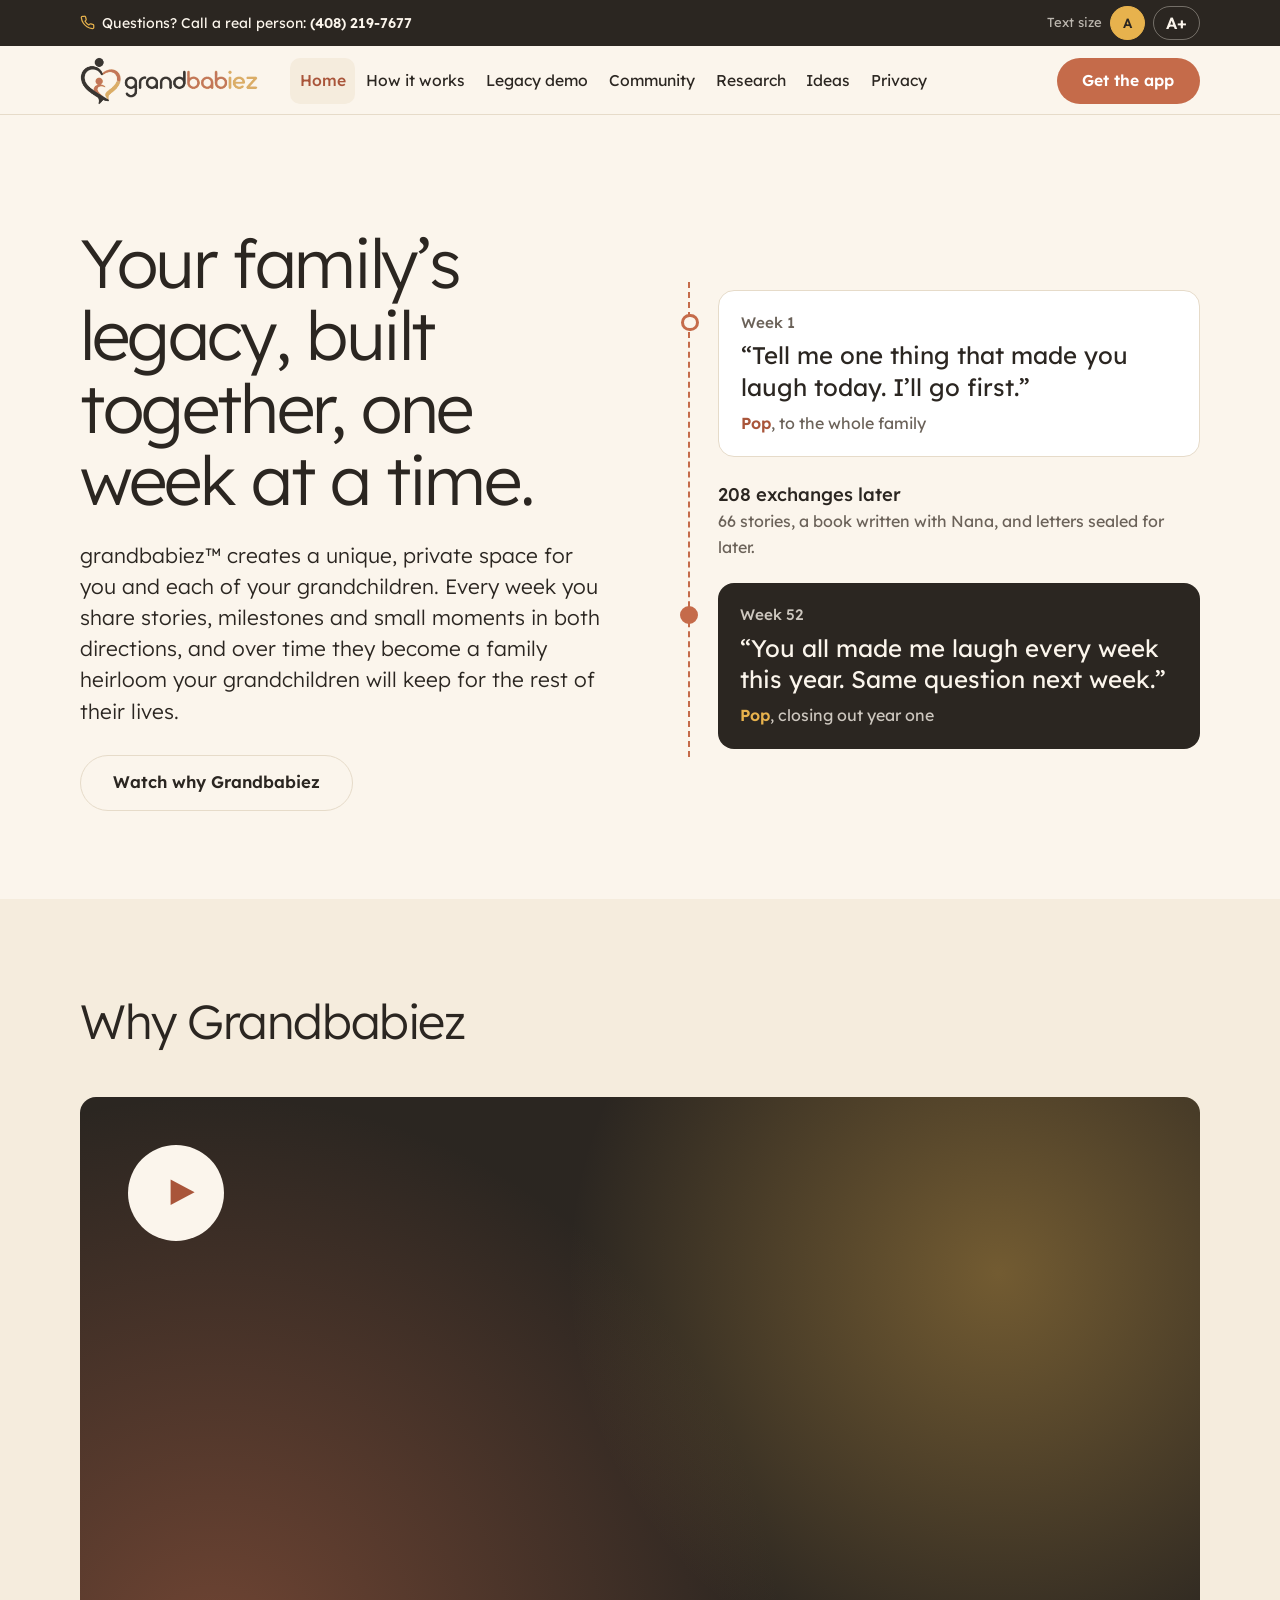
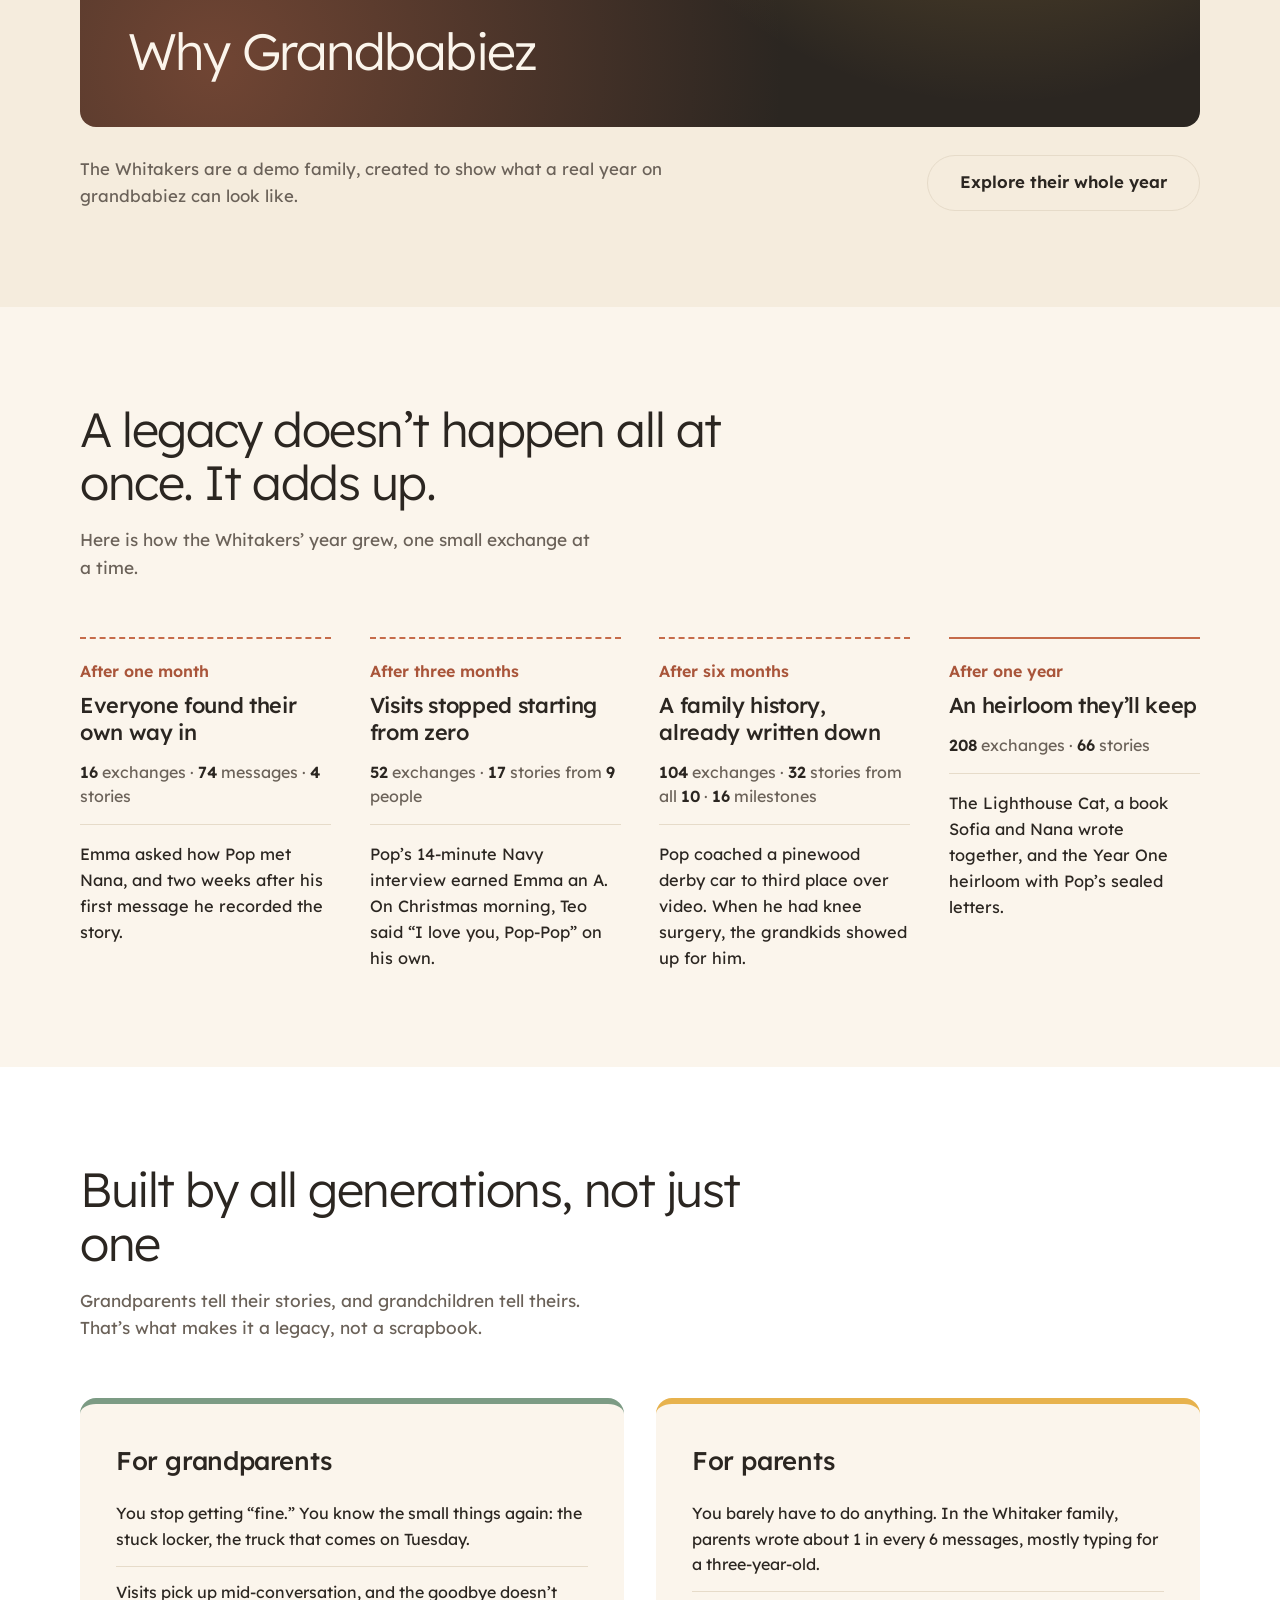
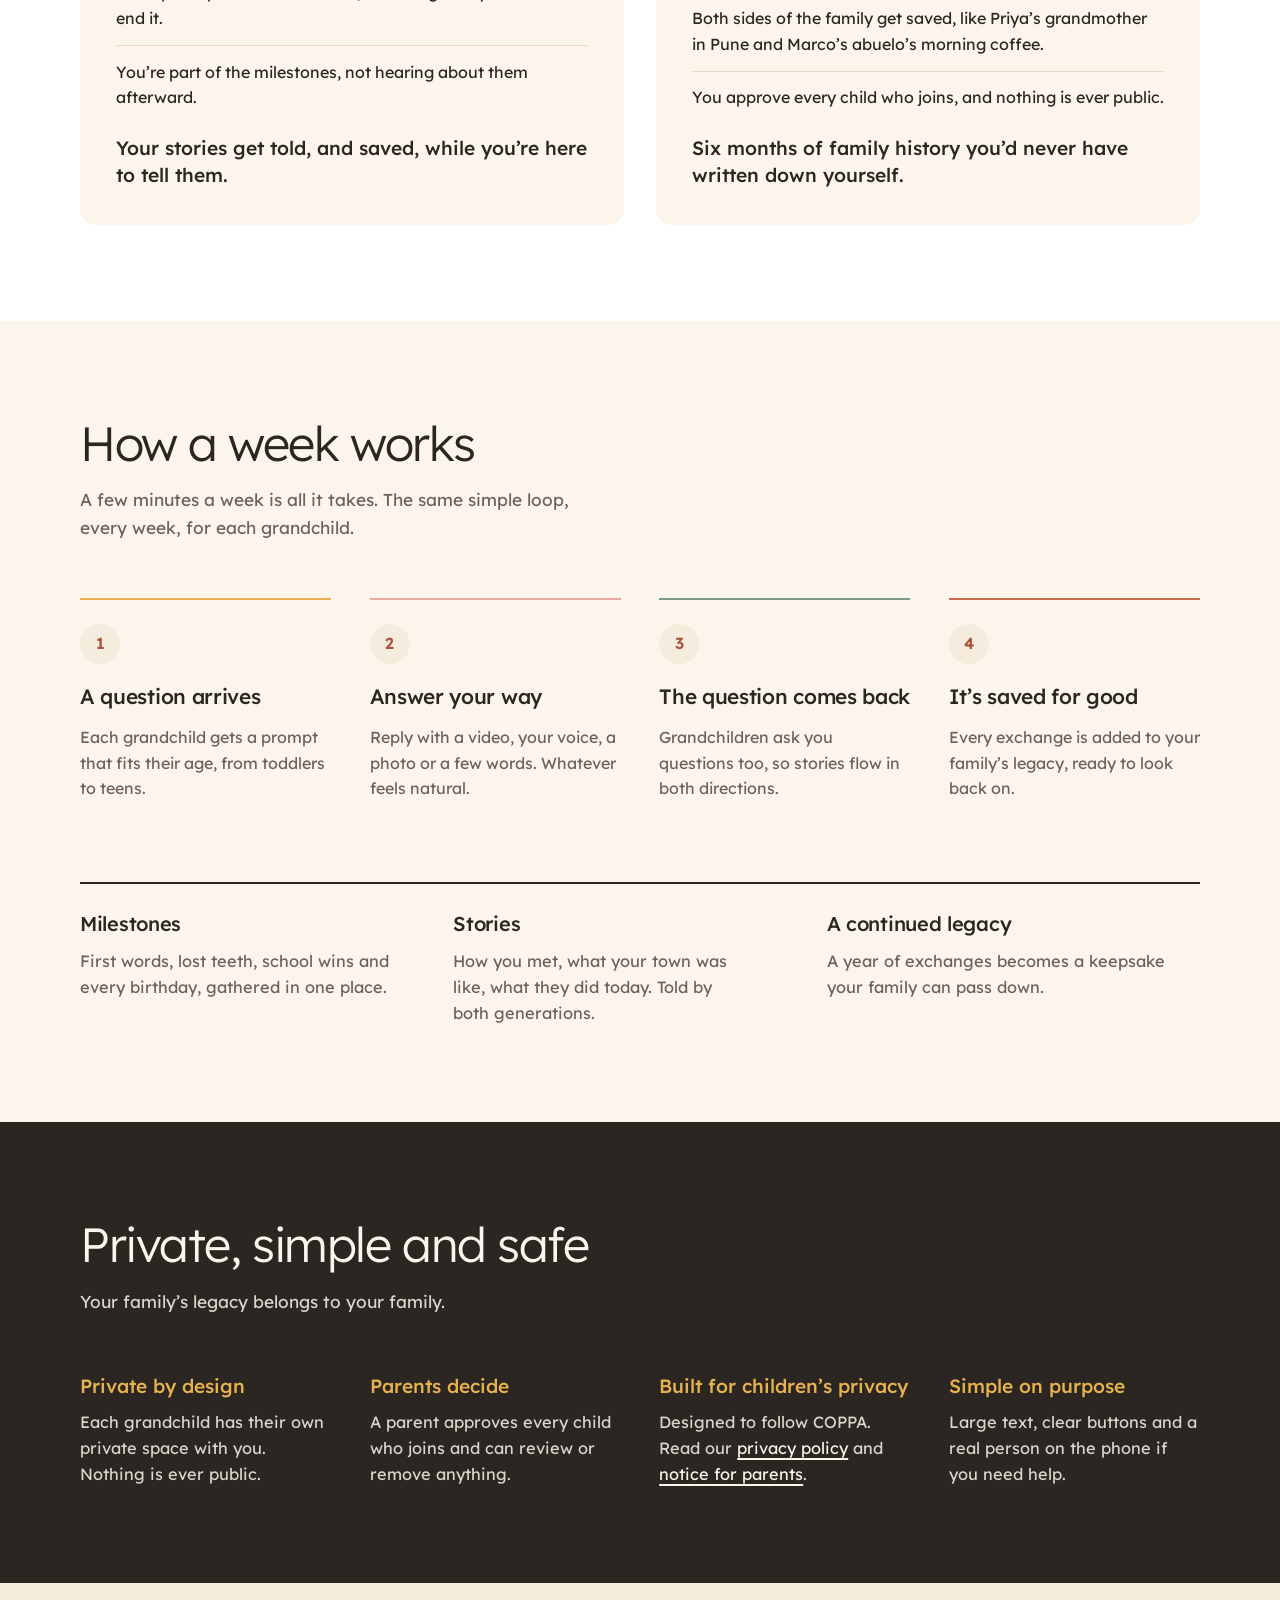
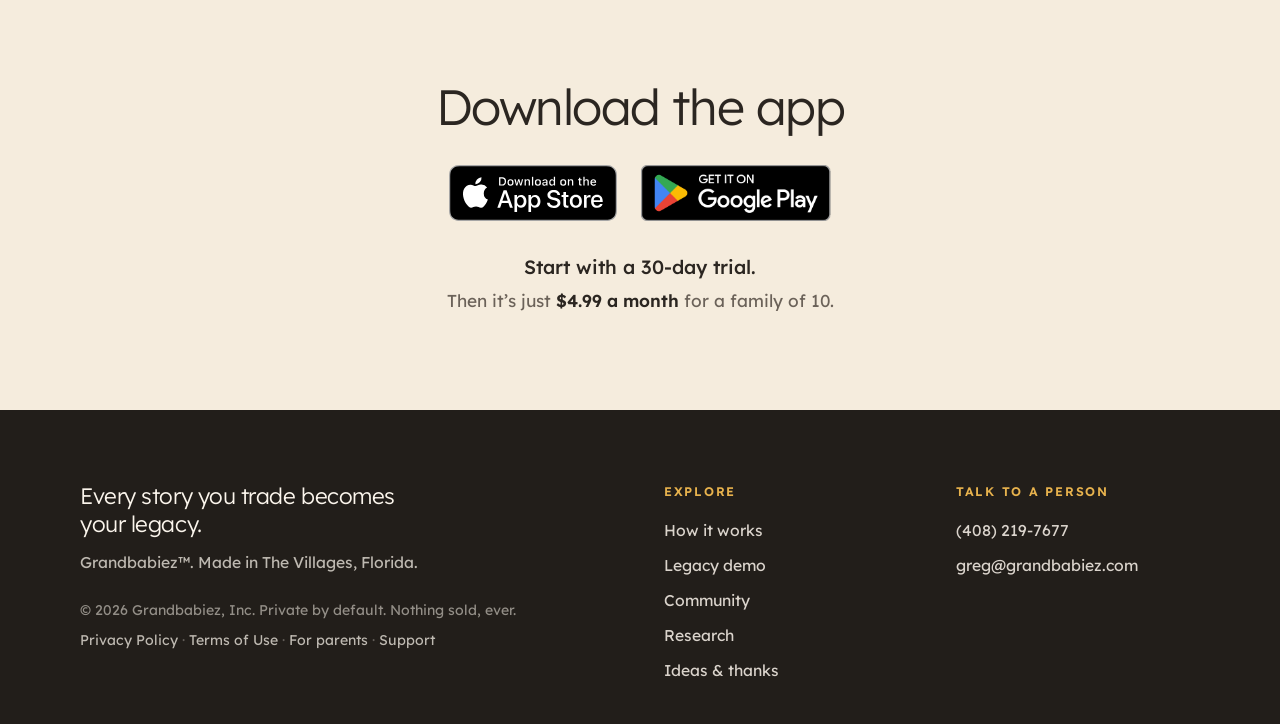
<file: index.html>
<!DOCTYPE html>
<html lang="en">
<head>
<meta charset="utf-8">
<meta name="viewport" content="width=device-width, initial-scale=1">
<meta name="facebook-domain-verification" content="qf9j9x7qjsza3waerikh86qsavqz3l">
<title>grandbabiez™ — A legacy you build together</title>
<meta name="description" content="grandbabiez creates a unique, private space for you and each of your grandchildren. Every week you share stories, milestones and small moments, and they become a family heirloom.">
<meta name="theme-color" content="#FBF5EC">
<link rel="icon" href="favicon.png" sizes="32x32" type="image/png">
<link rel="icon" href="icon-192.png" sizes="192x192" type="image/png">
<link rel="apple-touch-icon" href="apple-touch-icon.png">
<link rel="manifest" href="site.webmanifest">
<link rel="canonical" href="https://grandbabiez.com/">
<meta property="og:type" content="website">
<meta property="og:title" content="grandbabiez™ — A legacy you build together">
<meta property="og:description" content="grandbabiez creates a unique, private space for you and each of your grandchildren. Every week you share stories, milestones and small moments, and they become a family heirloom.">
<link rel="preconnect" href="https://fonts.googleapis.com">
<link rel="preconnect" href="https://fonts.gstatic.com" crossorigin>
<link href="https://fonts.googleapis.com/css2?family=Lexend+Deca:wght@300;400;500;600&display=swap" rel="stylesheet">
<link rel="stylesheet" href="styles.css">
</head>
<body>
<a class="skip" href="#main">Skip to content</a>
<div style="background:#FBF5EC; color:#2B2621; font-family:'Lexend Deca',system-ui,sans-serif; line-height:1.6;">

  <header style="position:sticky; top:0; z-index:40; background:#FBF5EC; border-bottom:1px solid #E6DBC9;">
  <div style="background:#2B2621; color:#FBF5EC;">
    <div style="max-width:78rem; margin:0 auto; padding:0.3rem clamp(1.25rem,5vw,4rem); display:flex; align-items:center; justify-content:space-between; gap:1rem; flex-wrap:wrap;">
      <a class="striplink" href="tel:+14082197677" style="display:inline-flex; align-items:center; gap:0.45rem; min-height:36px; color:#FBF5EC; text-decoration:none; font-size:0.88rem;">
        <svg width="15" height="15" viewBox="0 0 24 24" fill="none" stroke="#E7B24D" stroke-width="2" stroke-linecap="round" stroke-linejoin="round" aria-hidden="true"><path d="M22 16.92v3a2 2 0 0 1-2.18 2 19.79 19.79 0 0 1-8.63-3.07 19.5 19.5 0 0 1-6-6 19.79 19.79 0 0 1-3.07-8.67A2 2 0 0 1 4.11 2h3a2 2 0 0 1 2 1.72c.127.96.361 1.903.7 2.81a2 2 0 0 1-.45 2.11L8.09 9.91a16 16 0 0 0 6 6l1.27-1.27a2 2 0 0 1 2.11-.45c.907.339 1.85.573 2.81.7A2 2 0 0 1 22 16.92z"></path></svg>
        <span style="white-space:nowrap;">Questions? Call a real person: <strong style="font-weight:600;">(408) 219-7677</strong></span>
      </a>
      <div style="display:flex; align-items:center; gap:0.5rem; flex-shrink:0;">
        <span style="font-size:0.82rem; color:rgba(251,245,236,.7); white-space:nowrap;">Text size</span>
        <button type="button" id="size-normal" class="sizebtn" aria-pressed="true" style="min-height:34px; padding:0.15rem 0.75rem; border-radius:999px; cursor:pointer; font-weight:600; font-size:0.84rem;">A</button>
        <button type="button" id="size-large" class="sizebtn" aria-pressed="false" style="min-height:34px; padding:0.15rem 0.75rem; border-radius:999px; cursor:pointer; font-weight:600; font-size:1.02rem;">A+</button>
      </div>
    </div>
  </div>
  <div style="max-width:78rem; margin:0 auto; padding:0.85rem clamp(1.25rem,5vw,4rem) 0.5rem; display:flex; align-items:center; justify-content:space-between; gap:1.25rem;">
    <a href="index.html" style="display:inline-flex; align-items:center; flex-shrink:0;">
      <img src="assets/logo.png" alt="Grandbabiez" width="660" height="178" style="height:48px; width:auto; display:block;">
    </a>
    <div style="display:flex; align-items:center; gap:0.6rem; flex-shrink:0;">
      <button type="button" id="menu-btn" aria-expanded="false" aria-controls="gb-nav" style="min-height:46px; padding:0.35rem 1.1rem; border-radius:999px; border:1.5px solid #E6DBC9; background:transparent; color:#2B2621; font-weight:600; font-size:0.92rem; cursor:pointer;">Menu</button>
      <a class="btn-primary" href="index.html#get-the-app" style="display:inline-flex; align-items:center; min-height:46px; padding:0.5rem 1.6rem; border-radius:999px; background:#C56B4A; color:#fff; text-decoration:none; font-weight:600; font-size:0.98rem;">Get the app</a>
    </div>
  </div>
  <div id="gb-navwrap" style="max-width:78rem; margin:0 auto; padding:0 clamp(1.25rem,5vw,4rem) 0.5rem;">
    <nav id="gb-nav" style="display:flex; align-items:center; gap:0.1rem; flex-wrap:wrap; margin-left:-0.8rem;">
        <a href="index.html" aria-current="page" class="navlink" style="display:inline-flex; align-items:center; min-height:46px; padding:0.4rem 0.8rem; text-decoration:none; font-size:0.98rem; border-radius:10px; white-space:nowrap; color:#A9553A; background:#F5ECDD; font-weight:500;">Home</a>
        <a href="index.html#how-it-works" class="navlink" style="display:inline-flex; align-items:center; min-height:46px; padding:0.4rem 0.8rem; text-decoration:none; font-size:0.98rem; border-radius:10px; white-space:nowrap; color:#2B2621; font-weight:400;">How it works</a>
        <a href="legacy-demo.html" class="navlink" style="display:inline-flex; align-items:center; min-height:46px; padding:0.4rem 0.8rem; text-decoration:none; font-size:0.98rem; border-radius:10px; white-space:nowrap; color:#2B2621; font-weight:400;">Legacy demo</a>
        <a href="community.html" class="navlink" style="display:inline-flex; align-items:center; min-height:46px; padding:0.4rem 0.8rem; text-decoration:none; font-size:0.98rem; border-radius:10px; white-space:nowrap; color:#2B2621; font-weight:400;">Community</a>
        <a href="research.html" class="navlink" style="display:inline-flex; align-items:center; min-height:46px; padding:0.4rem 0.8rem; text-decoration:none; font-size:0.98rem; border-radius:10px; white-space:nowrap; color:#2B2621; font-weight:400;">Research</a>
        <a href="ideas.html" class="navlink" style="display:inline-flex; align-items:center; min-height:46px; padding:0.4rem 0.8rem; text-decoration:none; font-size:0.98rem; border-radius:10px; white-space:nowrap; color:#2B2621; font-weight:400;">Ideas</a>
        <a href="privacy.html" class="navlink" style="display:inline-flex; align-items:center; min-height:46px; padding:0.4rem 0.8rem; text-decoration:none; font-size:0.98rem; border-radius:10px; white-space:nowrap; color:#2B2621; font-weight:400;">Privacy</a>
    </nav>
  </div>
</header>

  <main id="main">

    <section aria-labelledby="hero-title" style="max-width:78rem; margin:0 auto; padding:clamp(3.5rem,9vw,7rem) clamp(1.25rem,5vw,4rem) clamp(3rem,7vw,5.5rem);">
      <div style="display:grid; grid-template-columns:repeat(auto-fit,minmax(min(100%,20rem),1fr)); gap:clamp(2.5rem,6vw,5rem); align-items:center;">
        <div style="min-width:0;">
          <h1 id="hero-title" style="margin:0 0 1.5rem; font-weight:300; font-size:clamp(2.5rem,5.6vw,4.25rem); line-height:1.06; letter-spacing:-0.035em; max-width:16ch; text-wrap:balance;">Your family&rsquo;s legacy, built together, one week at a time.</h1>
          <p style="margin:0 0 1.75rem; font-size:clamp(1.1rem,1.9vw,1.3rem); font-weight:300; line-height:1.5; max-width:46ch; text-wrap:pretty;">grandbabiez&trade; creates a unique, private space for you and each of your grandchildren. Every week you share stories, milestones and small moments in both directions, and over time they become a family heirloom your grandchildren will keep for the rest of their lives.</p>
          <div style="display:flex; flex-wrap:wrap; gap:0.9rem;">
            <a href="#film" style="display:inline-flex; align-items:center; justify-content:center; min-height:56px; padding:0.85rem 2rem; border-radius:999px; text-decoration:none; font-weight:600; font-size:1.05rem; background:transparent; color:#2B2621; border:1.5px solid #E6DBC9; transition:border-color .2s ease;" class="hv2">Watch why Grandbabiez</a>
          </div>
        </div>
        <div role="group" aria-label="The first and last messages of the Whitaker family&rsquo;s first year" style="min-width:0; margin-left:0.6rem; padding:0.5rem 0 0.5rem 1.75rem; border-left:2px dashed #C56B4A;">
          <div style="position:relative; background:#FFFFFF; border:1px solid #E6DBC9; border-radius:16px; padding:1.25rem 1.4rem;">
            <span aria-hidden="true" style="position:absolute; left:calc(-2.3rem - 1px); top:1.45rem; width:1.1rem; height:1.1rem; border-radius:999px; background:#FBF5EC; border:3px solid #C56B4A;"></span>
            <div style="font-size:0.95rem; font-weight:500; color:#6B6259;">Week 1</div>
            <q style="display:block; quotes:'\201C' '\201D'; margin:0.35rem 0 0.5rem; font-size:clamp(1.2rem,2.4vw,1.5rem); line-height:1.3;">Tell me one thing that made you laugh today. I&rsquo;ll go first.</q>
            <div style="font-size:1rem; color:#6B6259;"><b style="font-weight:600; color:#A9553A;">Pop</b>, to the whole family</div>
          </div>
          <div style="padding:1.4rem 0; font-size:1rem; color:#6B6259;">
            <strong style="display:block; font-weight:500; font-size:1.15rem; color:#2B2621;">208 exchanges later</strong>
            66 stories, a book written with Nana, and letters sealed for later.
          </div>
          <div style="position:relative; background:#2B2621; color:#FBF5EC; border-radius:16px; padding:1.25rem 1.4rem;">
            <span aria-hidden="true" style="position:absolute; left:calc(-2.3rem - 1px); top:1.45rem; width:1.1rem; height:1.1rem; border-radius:999px; background:#C56B4A; border:3px solid #C56B4A;"></span>
            <div style="font-size:0.95rem; font-weight:500; color:rgba(251,245,236,.78);">Week 52</div>
            <q style="display:block; quotes:'\201C' '\201D'; margin:0.35rem 0 0.5rem; font-size:clamp(1.2rem,2.4vw,1.5rem); line-height:1.3;">You all made me laugh every week this year. Same question next week.</q>
            <div style="font-size:1rem; color:rgba(251,245,236,.78);"><b style="font-weight:600; color:#E7B24D;">Pop</b>, closing out year one</div>
          </div>
        </div>
      </div>
    </section>

    <section id="film" aria-labelledby="film-title" style="background:#F5ECDD; scroll-margin-top:9rem;">
      <div style="max-width:78rem; margin:0 auto; padding:clamp(3.5rem,8vw,6rem) clamp(1.25rem,5vw,4rem);">
        <div style="max-width:44rem; margin-bottom:clamp(2rem,4vw,3rem);">
          <h2 id="film-title" style="margin:0 0 1rem; font-weight:300; font-size:clamp(2rem,4.2vw,3rem); line-height:1.12; letter-spacing:-0.03em; max-width:24ch;">Why Grandbabiez</h2>
        </div>
        <div id="film-player" style="min-width:0;">
          <button type="button" id="film-cover" data-video="j5Ed0uO91W0" hidden aria-label="Play the film: Why Grandbabiez" style="display:flex; flex-direction:column; justify-content:flex-end; gap:0.9rem; width:100%; aspect-ratio:16/9; min-height:44px; padding:clamp(1.25rem,4vw,3rem); border:0; border-radius:16px; text-align:left; color:#FBF5EC; cursor:pointer; font-family:inherit; background:radial-gradient(circle at 82% 28%, rgba(231,178,77,.38), transparent 42%), radial-gradient(circle at 12% 90%, rgba(197,107,74,.45), transparent 50%), #2B2621;">
            <span aria-hidden="true" style="flex:none; display:grid; place-items:center; width:clamp(3.5rem,9vw,6rem); height:clamp(3.5rem,9vw,6rem); margin-bottom:auto; border-radius:999px; background:#FBF5EC;"><svg viewBox="0 0 24 24" style="width:40%; height:40%; margin-left:8%; display:block;"><path d="M6 4l15 8-15 8z" fill="#A9553A"/></svg></span>
            <span style="display:block; font-weight:300; font-size:clamp(1.6rem,4vw,3.2rem); line-height:1.05; letter-spacing:-0.03em; max-width:20ch;">Why Grandbabiez</span>
          </button>
          <noscript><a href="https://youtu.be/j5Ed0uO91W0" target="_blank" rel="noopener noreferrer" style="display:inline-flex; align-items:center; justify-content:center; min-height:56px; padding:0.85rem 2rem; border-radius:999px; text-decoration:none; font-weight:600; font-size:1.05rem; background:#C56B4A; color:#fff;">Watch on YouTube</a></noscript>
        </div>
        <div style="margin-top:1.75rem; display:flex; flex-wrap:wrap; gap:1rem 2.5rem; justify-content:space-between; align-items:center;">
          <p style="margin:0; flex:1 1 20rem; min-width:0; color:#6B6259; max-width:40rem; font-size:1.05rem; text-wrap:pretty;">The Whitakers are a demo family, created to show what a real year on grandbabiez can look like.</p>
          <a href="legacy-demo.html" style="display:inline-flex; align-items:center; justify-content:center; min-height:56px; padding:0.85rem 2rem; border-radius:999px; text-decoration:none; font-weight:600; font-size:1.05rem; background:transparent; color:#2B2621; border:1.5px solid #E6DBC9; transition:border-color .2s ease;" class="hv2">Explore their whole year</a>
        </div>
      </div>
    </section>

    <section aria-labelledby="year-title">
      <div style="max-width:78rem; margin:0 auto; padding:clamp(3.5rem,8vw,6rem) clamp(1.25rem,5vw,4rem);">
        <div style="max-width:44rem; margin-bottom:clamp(2.5rem,5vw,3.5rem);">
          <h2 id="year-title" style="margin:0 0 1rem; font-weight:300; font-size:clamp(2rem,4.2vw,3rem); line-height:1.12; letter-spacing:-0.03em; max-width:24ch;">A legacy doesn&rsquo;t happen all at once. It adds up.</h2>
          <p style="margin:0; font-size:1.08rem; color:#6B6259; max-width:54ch; text-wrap:pretty;">Here is how the Whitakers&rsquo; year grew, one small exchange at a time.</p>
        </div>
        <ol role="list" style="list-style:none; margin:0; padding:0; display:grid; grid-template-columns:repeat(auto-fit,minmax(min(100%,14rem),1fr)); gap:clamp(1.75rem,3vw,2.5rem) clamp(1.5rem,3vw,2.5rem);">
          <li style="min-width:0; border-top:2px dashed #C56B4A; padding-top:1.25rem;">
            <div style="font-weight:600; font-size:1rem; color:#A9553A;">After one month</div>
            <h3 style="margin:0.4rem 0 0; font-weight:500; font-size:1.35rem; line-height:1.25; letter-spacing:-0.015em;">Everyone found their own way in</h3>
            <p style="margin:0.9rem 0 0; font-size:1rem; line-height:1.5; color:#6B6259;"><b style="font-weight:600; color:#2B2621;">16</b> exchanges &middot; <b style="font-weight:600; color:#2B2621;">74</b> messages &middot; <b style="font-weight:600; color:#2B2621;">4</b> stories</p>
            <p style="margin:1rem 0 0; padding-top:1rem; border-top:1px solid #E6DBC9; font-size:1.02rem;">Emma asked how Pop met Nana, and two weeks after his first message he recorded the story.</p>
          </li>
          <li style="min-width:0; border-top:2px dashed #C56B4A; padding-top:1.25rem;">
            <div style="font-weight:600; font-size:1rem; color:#A9553A;">After three months</div>
            <h3 style="margin:0.4rem 0 0; font-weight:500; font-size:1.35rem; line-height:1.25; letter-spacing:-0.015em;">Visits stopped starting from zero</h3>
            <p style="margin:0.9rem 0 0; font-size:1rem; line-height:1.5; color:#6B6259;"><b style="font-weight:600; color:#2B2621;">52</b> exchanges &middot; <b style="font-weight:600; color:#2B2621;">17</b> stories from <b style="font-weight:600; color:#2B2621;">9</b> people</p>
            <p style="margin:1rem 0 0; padding-top:1rem; border-top:1px solid #E6DBC9; font-size:1.02rem;">Pop&rsquo;s 14-minute Navy interview earned Emma an A. On Christmas morning, Teo said &ldquo;I love you, Pop-Pop&rdquo; on his own.</p>
          </li>
          <li style="min-width:0; border-top:2px dashed #C56B4A; padding-top:1.25rem;">
            <div style="font-weight:600; font-size:1rem; color:#A9553A;">After six months</div>
            <h3 style="margin:0.4rem 0 0; font-weight:500; font-size:1.35rem; line-height:1.25; letter-spacing:-0.015em;">A family history, already written down</h3>
            <p style="margin:0.9rem 0 0; font-size:1rem; line-height:1.5; color:#6B6259;"><b style="font-weight:600; color:#2B2621;">104</b> exchanges &middot; <b style="font-weight:600; color:#2B2621;">32</b> stories from all <b style="font-weight:600; color:#2B2621;">10</b> &middot; <b style="font-weight:600; color:#2B2621;">16</b> milestones</p>
            <p style="margin:1rem 0 0; padding-top:1rem; border-top:1px solid #E6DBC9; font-size:1.02rem;">Pop coached a pinewood derby car to third place over video. When he had knee surgery, the grandkids showed up for him.</p>
          </li>
          <li style="min-width:0; border-top:2px solid #C56B4A; padding-top:1.25rem;">
            <div style="font-weight:600; font-size:1rem; color:#A9553A;">After one year</div>
            <h3 style="margin:0.4rem 0 0; font-weight:500; font-size:1.35rem; line-height:1.25; letter-spacing:-0.015em;">An heirloom they&rsquo;ll keep</h3>
            <p style="margin:0.9rem 0 0; font-size:1rem; line-height:1.5; color:#6B6259;"><b style="font-weight:600; color:#2B2621;">208</b> exchanges &middot; <b style="font-weight:600; color:#2B2621;">66</b> stories</p>
            <p style="margin:1rem 0 0; padding-top:1rem; border-top:1px solid #E6DBC9; font-size:1.02rem;">The Lighthouse Cat, a book Sofia and Nana wrote together, and the Year One heirloom with Pop&rsquo;s sealed letters.</p>
          </li>
        </ol>
      </div>
    </section>

    <section aria-labelledby="together-title" style="background:#FFFFFF;">
      <div style="max-width:78rem; margin:0 auto; padding:clamp(3.5rem,8vw,6rem) clamp(1.25rem,5vw,4rem);">
        <div style="max-width:44rem; margin-bottom:clamp(2.5rem,5vw,3.5rem);">
          <h2 id="together-title" style="margin:0 0 1rem; font-weight:300; font-size:clamp(2rem,4.2vw,3rem); line-height:1.12; letter-spacing:-0.03em; max-width:24ch;">Built by all generations, not just one</h2>
          <p style="margin:0; font-size:1.08rem; color:#6B6259; max-width:54ch; text-wrap:pretty;">Grandparents tell their stories, and grandchildren tell theirs. That&rsquo;s what makes it a legacy, not a scrapbook.</p>
        </div>
        <div style="display:grid; grid-template-columns:repeat(auto-fit,minmax(min(100%,22rem),1fr)); gap:clamp(1.25rem,3vw,2rem);">
          <div style="min-width:0; background:#FBF5EC; border-radius:16px; border-top:6px solid #7C9B84; padding:clamp(1.5rem,3vw,2.25rem);">
            <h3 style="margin:0; font-weight:500; font-size:1.6rem; letter-spacing:-0.015em;">For grandparents</h3>
            <ul style="list-style:none; margin:1.25rem 0 0; padding:0;">
              <li style="padding:0 0 0.85rem;">You stop getting &ldquo;fine.&rdquo; You know the small things again: the stuck locker, the truck that comes on Tuesday.</li>
              <li style="padding:0.85rem 0; border-top:1px solid #E6DBC9;">Visits pick up mid-conversation, and the goodbye doesn&rsquo;t end it.</li>
              <li style="padding:0.85rem 0 0; border-top:1px solid #E6DBC9;">You&rsquo;re part of the milestones, not hearing about them afterward.</li>
            </ul>
            <p style="margin:1.5rem 0 0; font-weight:500; font-size:1.2rem; line-height:1.4;">Your stories get told, and saved, while you&rsquo;re here to tell them.</p>
          </div>
          <div style="min-width:0; background:#FBF5EC; border-radius:16px; border-top:6px solid #E7B24D; padding:clamp(1.5rem,3vw,2.25rem);">
            <h3 style="margin:0; font-weight:500; font-size:1.6rem; letter-spacing:-0.015em;">For parents</h3>
            <ul style="list-style:none; margin:1.25rem 0 0; padding:0;">
              <li style="padding:0 0 0.85rem;">You barely have to do anything. In the Whitaker family, parents wrote about 1 in every 6 messages, mostly typing for a three-year-old.</li>
              <li style="padding:0.85rem 0; border-top:1px solid #E6DBC9;">Both sides of the family get saved, like Priya&rsquo;s grandmother in Pune and Marco&rsquo;s abuelo&rsquo;s morning coffee.</li>
              <li style="padding:0.85rem 0 0; border-top:1px solid #E6DBC9;">You approve every child who joins, and nothing is ever public.</li>
            </ul>
            <p style="margin:1.5rem 0 0; font-weight:500; font-size:1.2rem; line-height:1.4;">Six months of family history you&rsquo;d never have written down yourself.</p>
          </div>
        </div>
      </div>
    </section>

    <section id="how-it-works" aria-labelledby="how-title" style="scroll-margin-top:9rem;">
      <div style="max-width:78rem; margin:0 auto; padding:clamp(3.5rem,8vw,6rem) clamp(1.25rem,5vw,4rem);">
        <div style="max-width:44rem; margin-bottom:clamp(2.5rem,5vw,3.5rem);">
          <h2 id="how-title" style="margin:0 0 1rem; font-weight:300; font-size:clamp(2rem,4.2vw,3rem); line-height:1.12; letter-spacing:-0.03em; max-width:24ch;">How a week works</h2>
          <p style="margin:0; font-size:1.08rem; color:#6B6259; max-width:54ch; text-wrap:pretty;">A few minutes a week is all it takes. The same simple loop, every week, for each grandchild.</p>
        </div>
        <ol role="list" style="list-style:none; margin:0; padding:0; display:grid; grid-template-columns:repeat(auto-fit,minmax(min(100%,14rem),1fr)); gap:clamp(1.5rem,3vw,2.5rem);">
          <li style="border-top:2px solid #E7B24D; padding:1.5rem 0;">
            <span aria-hidden="true" style="display:inline-flex; align-items:center; justify-content:center; width:2.5rem; height:2.5rem; margin-bottom:1rem; border-radius:999px; background:#F5ECDD; color:#A9553A; font-weight:600;">1</span>
            <h3 style="margin:0 0 0.75rem; font-weight:500; font-size:1.3rem; letter-spacing:-0.015em;">A question arrives</h3>
            <p style="margin:0; color:#6B6259; font-size:1rem; text-wrap:pretty;">Each grandchild gets a prompt that fits their age, from toddlers to teens.</p>
          </li>
          <li style="border-top:2px solid #E7A9A0; padding:1.5rem 0;">
            <span aria-hidden="true" style="display:inline-flex; align-items:center; justify-content:center; width:2.5rem; height:2.5rem; margin-bottom:1rem; border-radius:999px; background:#F5ECDD; color:#A9553A; font-weight:600;">2</span>
            <h3 style="margin:0 0 0.75rem; font-weight:500; font-size:1.3rem; letter-spacing:-0.015em;">Answer your way</h3>
            <p style="margin:0; color:#6B6259; font-size:1rem; text-wrap:pretty;">Reply with a video, your voice, a photo or a few words. Whatever feels natural.</p>
          </li>
          <li style="border-top:2px solid #7C9B84; padding:1.5rem 0;">
            <span aria-hidden="true" style="display:inline-flex; align-items:center; justify-content:center; width:2.5rem; height:2.5rem; margin-bottom:1rem; border-radius:999px; background:#F5ECDD; color:#A9553A; font-weight:600;">3</span>
            <h3 style="margin:0 0 0.75rem; font-weight:500; font-size:1.3rem; letter-spacing:-0.015em;">The question comes back</h3>
            <p style="margin:0; color:#6B6259; font-size:1rem; text-wrap:pretty;">Grandchildren ask you questions too, so stories flow in both directions.</p>
          </li>
          <li style="border-top:2px solid #C56B4A; padding:1.5rem 0;">
            <span aria-hidden="true" style="display:inline-flex; align-items:center; justify-content:center; width:2.5rem; height:2.5rem; margin-bottom:1rem; border-radius:999px; background:#F5ECDD; color:#A9553A; font-weight:600;">4</span>
            <h3 style="margin:0 0 0.75rem; font-weight:500; font-size:1.3rem; letter-spacing:-0.015em;">It&rsquo;s saved for good</h3>
            <p style="margin:0; color:#6B6259; font-size:1rem; text-wrap:pretty;">Every exchange is added to your family&rsquo;s legacy, ready to look back on.</p>
          </li>
        </ol>
        <div style="display:grid; grid-template-columns:repeat(auto-fit,minmax(min(100%,16rem),1fr)); gap:0; margin-top:clamp(2.5rem,5vw,3.5rem); border-top:2px solid #2B2621;">
          <div style="padding:1.5rem 1.5rem 0 0; min-width:0;"><h3 style="margin:0; font-weight:500; font-size:1.25rem; letter-spacing:-0.015em;">Milestones</h3><p style="margin:0.5rem 0 0; color:#6B6259; font-size:1.02rem; text-wrap:pretty;">First words, lost teeth, school wins and every birthday, gathered in one place.</p></div>
          <div style="padding:1.5rem 1.5rem 0 0; min-width:0;"><h3 style="margin:0; font-weight:500; font-size:1.25rem; letter-spacing:-0.015em;">Stories</h3><p style="margin:0.5rem 0 0; color:#6B6259; font-size:1.02rem; text-wrap:pretty;">How you met, what your town was like, what they did today. Told by both generations.</p></div>
          <div style="padding:1.5rem 1.5rem 0 0; min-width:0;"><h3 style="margin:0; font-weight:500; font-size:1.25rem; letter-spacing:-0.015em;">A continued legacy</h3><p style="margin:0.5rem 0 0; color:#6B6259; font-size:1.02rem; text-wrap:pretty;">A year of exchanges becomes a keepsake your family can pass down.</p></div>
        </div>
      </div>
    </section>

    <section aria-labelledby="promise-title" style="background:#2B2621; color:#FBF5EC;">
      <div style="max-width:78rem; margin:0 auto; padding:clamp(3.5rem,8vw,6rem) clamp(1.25rem,5vw,4rem);">
        <div style="max-width:44rem; margin-bottom:clamp(2.5rem,5vw,3.5rem);">
          <h2 id="promise-title" style="margin:0 0 1rem; font-weight:300; font-size:clamp(2rem,4.2vw,3rem); line-height:1.12; letter-spacing:-0.03em; max-width:24ch;">Private, simple and safe</h2>
          <p style="margin:0; font-size:1.08rem; color:rgba(251,245,236,.85); max-width:54ch; text-wrap:pretty;">Your family&rsquo;s legacy belongs to your family.</p>
        </div>
        <ul role="list" style="list-style:none; margin:0; padding:0; display:grid; grid-template-columns:repeat(auto-fit,minmax(min(100%,14rem),1fr)); gap:clamp(1.75rem,3vw,2.5rem);">
          <li style="min-width:0; color:rgba(251,245,236,.85); font-size:1.02rem;"><b style="display:block; margin-bottom:0.4rem; font-weight:500; font-size:1.2rem; color:#E7B24D;">Private by design</b>Each grandchild has their own private space with you. Nothing is ever public.</li>
          <li style="min-width:0; color:rgba(251,245,236,.85); font-size:1.02rem;"><b style="display:block; margin-bottom:0.4rem; font-weight:500; font-size:1.2rem; color:#E7B24D;">Parents decide</b>A parent approves every child who joins and can review or remove anything.</li>
          <li style="min-width:0; color:rgba(251,245,236,.85); font-size:1.02rem;"><b style="display:block; margin-bottom:0.4rem; font-weight:500; font-size:1.2rem; color:#E7B24D;">Built for children&rsquo;s privacy</b>Designed to follow COPPA. Read our <a href="privacy.html" class="hv5" style="color:#FBF5EC; text-decoration:underline; text-decoration-thickness:2px; text-underline-offset:4px;">privacy policy</a> and <a href="parent-notice.html" class="hv5" style="color:#FBF5EC; text-decoration:underline; text-decoration-thickness:2px; text-underline-offset:4px;">notice for parents</a>.</li>
          <li style="min-width:0; color:rgba(251,245,236,.85); font-size:1.02rem;"><b style="display:block; margin-bottom:0.4rem; font-weight:500; font-size:1.2rem; color:#E7B24D;">Simple on purpose</b>Large text, clear buttons and a real person on the phone if you need help.</li>
        </ul>
      </div>
    </section>

    <section id="get-the-app" aria-labelledby="app-title" style="background:#F5ECDD; scroll-margin-top:9rem;">
      <div style="max-width:78rem; margin:0 auto; padding:clamp(3.5rem,8vw,6rem) clamp(1.25rem,5vw,4rem); text-align:center;">
        <h2 id="app-title" style="margin:0 auto 2rem; font-weight:300; font-size:clamp(2rem,4.6vw,3.1rem); line-height:1.1; letter-spacing:-0.03em; max-width:20ch; text-wrap:balance;">Download the app</h2>
        <div style="display:flex; flex-wrap:wrap; justify-content:center; align-items:center; gap:1rem 1.5rem;">
          <a href="https://apps.apple.com/us/app/grandbabiez-stories-smiles/id6816963487" target="_blank" rel="noopener noreferrer" aria-label="Download Grandbabiez on the App Store" style="display:inline-flex; align-items:center; min-height:56px;"><img src="assets/app-store-badge.svg" alt="Download on the App Store" width="168" height="56" style="display:block; height:56px; width:auto;"></a>
          <a href="https://play.google.com/store/apps/details?id=com.grandbabiez.mobile" target="_blank" rel="noopener noreferrer" aria-label="Get Grandbabiez on Google Play" style="display:inline-flex; align-items:center; min-height:56px;"><img src="assets/google-play-badge.png" alt="Get it on Google Play" width="190" height="56" style="display:block; height:56px; width:auto;"></a>
        </div>
        <p style="margin:2rem auto 0; max-width:34rem; font-size:1.2rem; line-height:1.5; font-weight:500; color:#2B2621; text-wrap:balance;">Start with a 30-day trial.</p>
        <p style="margin:0.35rem auto 0; max-width:34rem; font-size:1.08rem; line-height:1.5; color:#6B6259; text-wrap:balance;">Then it&rsquo;s just <strong style="font-weight:600; color:#2B2621;">$4.99 a month</strong> for a family of 10.</p>
      </div>
    </section>

  </main>

  <footer style="background:#221E1A; color:#FBF5EC; padding:clamp(3rem,6vw,4.5rem) 0 2.5rem; font-family:'Lexend Deca',system-ui,sans-serif; line-height:1.6;">
  <div style="max-width:78rem; margin:0 auto; padding:0 clamp(1.25rem,5vw,4rem); display:grid; grid-template-columns:repeat(auto-fit,minmax(min(100%,15rem),1fr)); gap:clamp(2rem,4vw,3rem);">
    <div style="grid-column:span 2; min-width:0;">
      <p style="margin:0 0 0.75rem; font-weight:300; font-size:1.4rem; line-height:1.25; letter-spacing:-0.02em; max-width:24ch;">Every story you trade becomes your legacy.</p>
      <p style="margin:0 0 1.5rem; color:rgba(251,245,236,.72); font-size:0.98rem;">Grandbabiez&trade;. Made in The Villages, Florida.</p>
      <p style="margin:0; color:rgba(251,245,236,.52); font-size:0.88rem;">&copy; 2026 Grandbabiez, Inc. Private by default. Nothing sold, ever.</p>
      <p style="margin:0.5rem 0 0; font-size:0.88rem;"><a href="privacy.html" style="color:rgba(251,245,236,.72); text-decoration:none;" class="hv4">Privacy Policy</a> <span style="color:rgba(251,245,236,.3);">&middot;</span> <a href="terms.html" style="color:rgba(251,245,236,.72); text-decoration:none;" class="hv4">Terms of Use</a> <span style="color:rgba(251,245,236,.3);">&middot;</span> <a href="parent-notice.html" style="color:rgba(251,245,236,.72); text-decoration:none;" class="hv4">For parents</a> <span style="color:rgba(251,245,236,.3);">&middot;</span> <a href="support.html" style="color:rgba(251,245,236,.72); text-decoration:none;" class="hv4">Support</a></p>
    </div>
    <div>
      <h4 style="margin:0 0 1rem; font-size:0.78rem; font-weight:600; letter-spacing:0.14em; text-transform:uppercase; color:#E7B24D;">Explore</h4>
      <ul style="list-style:none; margin:0; padding:0; display:grid; gap:0.6rem;">
        <li><a href="index.html#how-it-works" style="color:rgba(251,245,236,.85); text-decoration:none; font-size:0.98rem;" class="hv5">How it works</a></li>
        <li><a href="legacy-demo.html" style="color:rgba(251,245,236,.85); text-decoration:none; font-size:0.98rem;" class="hv5">Legacy demo</a></li>
        <li><a href="community.html" style="color:rgba(251,245,236,.85); text-decoration:none; font-size:0.98rem;" class="hv5">Community</a></li>
        <li><a href="research.html" style="color:rgba(251,245,236,.85); text-decoration:none; font-size:0.98rem;" class="hv5">Research</a></li>
        <li><a href="ideas.html" style="color:rgba(251,245,236,.85); text-decoration:none; font-size:0.98rem;" class="hv5">Ideas &amp; thanks</a></li>
      </ul>
    </div>
    <div>
      <h4 style="margin:0 0 1rem; font-size:0.78rem; font-weight:600; letter-spacing:0.14em; text-transform:uppercase; color:#E7B24D;">Talk to a person</h4>
      <ul style="list-style:none; margin:0; padding:0; display:grid; gap:0.6rem;">
        <li><a href="tel:+14082197677" style="color:rgba(251,245,236,.85); text-decoration:none; font-size:0.98rem;" class="hv5">(408) 219-7677</a></li>
        <li><a href="mailto:greg@grandbabiez.com" style="color:rgba(251,245,236,.85); text-decoration:none; font-size:0.98rem;" class="hv5">greg@grandbabiez.com</a></li>
      </ul>
    </div>
  </div>
</footer>
</div>
<script src="script.js"></script>
</body>
</html>
</file>
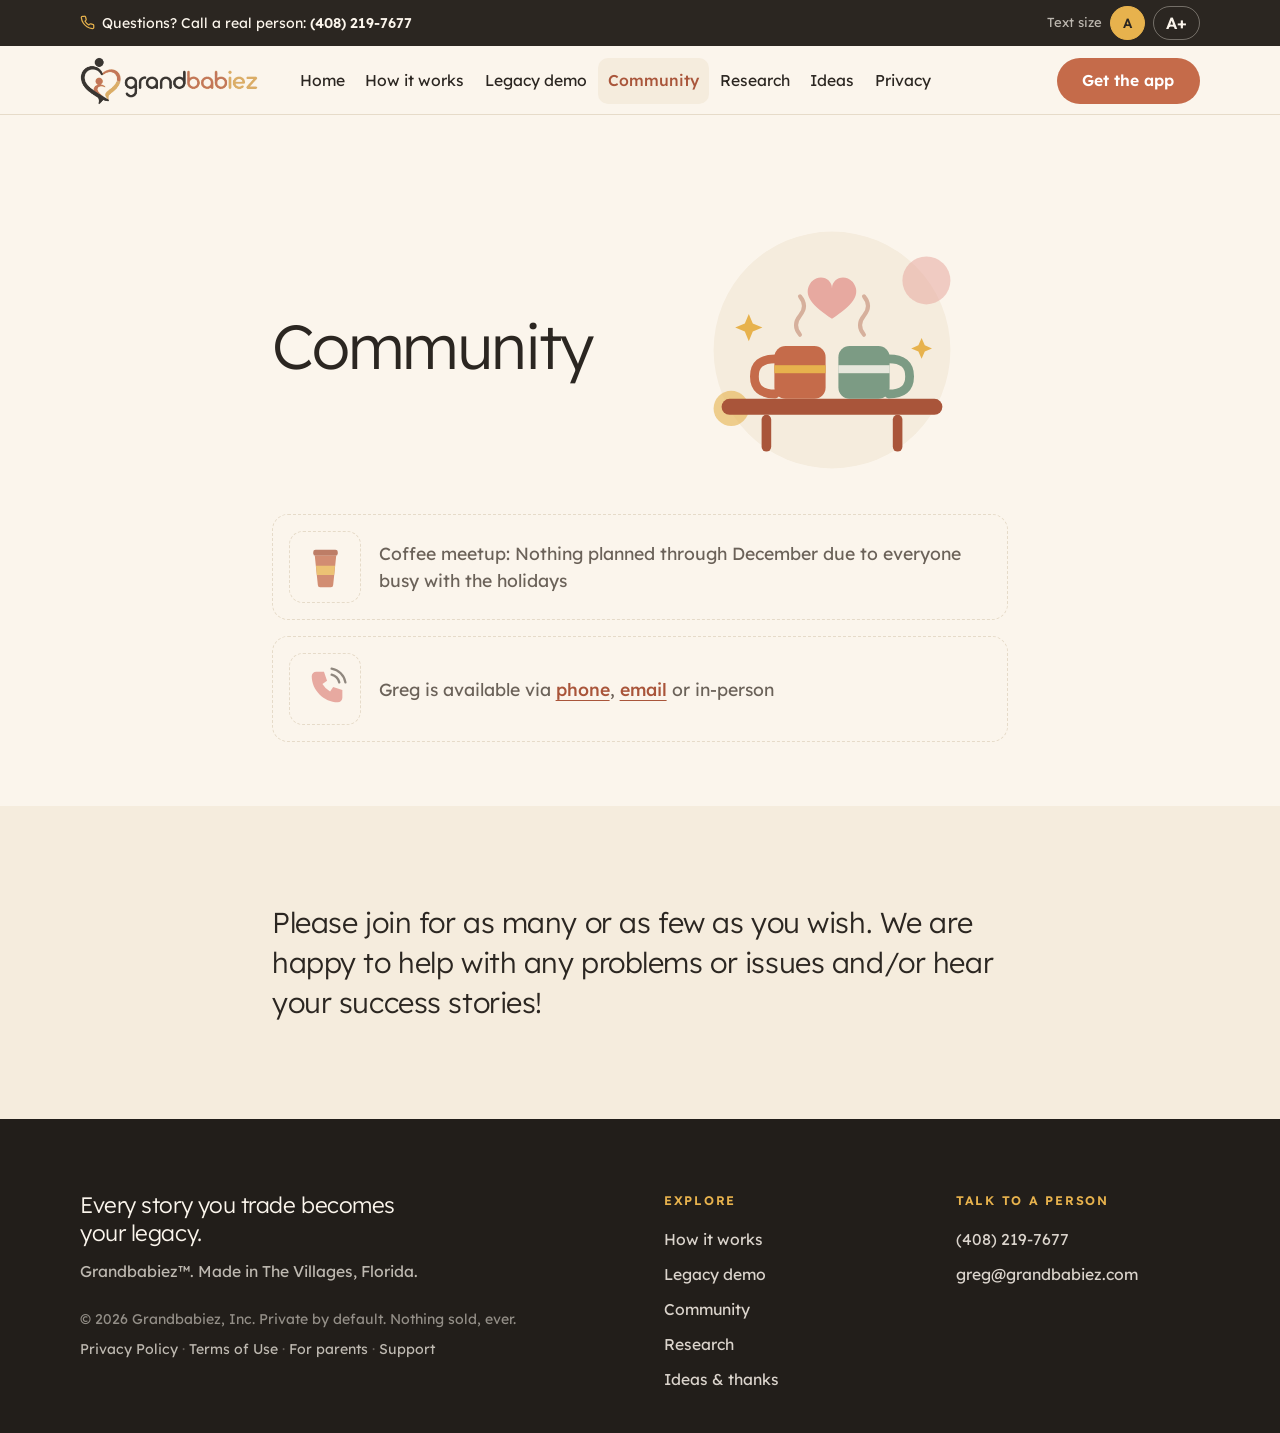
<file: community.html>
<!DOCTYPE html>
<html lang="en">
<head>
<meta charset="utf-8">
<meta name="viewport" content="width=device-width, initial-scale=1">
<meta name="facebook-domain-verification" content="qf9j9x7qjsza3waerikh86qsavqz3l">
<title>Community — Grandbabiez</title>
<meta name="description" content="Coffee meetups, Zoom calls and market visits: coming soon.">
<meta name="theme-color" content="#FBF5EC">
<link rel="icon" href="favicon.png" sizes="32x32" type="image/png">
<link rel="icon" href="icon-192.png" sizes="192x192" type="image/png">
<link rel="apple-touch-icon" href="apple-touch-icon.png">
<link rel="manifest" href="site.webmanifest">
<link rel="canonical" href="https://grandbabiez.com/community.html">
<meta property="og:type" content="website">
<meta property="og:title" content="Community — Grandbabiez">
<meta property="og:description" content="Coffee meetups, Zoom calls and market visits: coming soon.">
<link rel="preconnect" href="https://fonts.googleapis.com">
<link rel="preconnect" href="https://fonts.gstatic.com" crossorigin>
<link href="https://fonts.googleapis.com/css2?family=Lexend+Deca:wght@300;400;500;600&display=swap" rel="stylesheet">
<link rel="stylesheet" href="styles.css">
</head>
<body>
<a class="skip" href="#main">Skip to content</a>
<div style="background:#FBF5EC; color:#2B2621; font-family:'Lexend Deca',system-ui,sans-serif; line-height:1.6;">

  <header style="position:sticky; top:0; z-index:40; background:#FBF5EC; border-bottom:1px solid #E6DBC9;">
  <div style="background:#2B2621; color:#FBF5EC;">
    <div style="max-width:78rem; margin:0 auto; padding:0.3rem clamp(1.25rem,5vw,4rem); display:flex; align-items:center; justify-content:space-between; gap:1rem; flex-wrap:wrap;">
      <a class="striplink" href="tel:+14082197677" style="display:inline-flex; align-items:center; gap:0.45rem; min-height:36px; color:#FBF5EC; text-decoration:none; font-size:0.88rem;">
        <svg width="15" height="15" viewBox="0 0 24 24" fill="none" stroke="#E7B24D" stroke-width="2" stroke-linecap="round" stroke-linejoin="round" aria-hidden="true"><path d="M22 16.92v3a2 2 0 0 1-2.18 2 19.79 19.79 0 0 1-8.63-3.07 19.5 19.5 0 0 1-6-6 19.79 19.79 0 0 1-3.07-8.67A2 2 0 0 1 4.11 2h3a2 2 0 0 1 2 1.72c.127.96.361 1.903.7 2.81a2 2 0 0 1-.45 2.11L8.09 9.91a16 16 0 0 0 6 6l1.27-1.27a2 2 0 0 1 2.11-.45c.907.339 1.85.573 2.81.7A2 2 0 0 1 22 16.92z"></path></svg>
        <span style="white-space:nowrap;">Questions? Call a real person: <strong style="font-weight:600;">(408) 219-7677</strong></span>
      </a>
      <div style="display:flex; align-items:center; gap:0.5rem; flex-shrink:0;">
        <span style="font-size:0.82rem; color:rgba(251,245,236,.7); white-space:nowrap;">Text size</span>
        <button type="button" id="size-normal" class="sizebtn" aria-pressed="true" style="min-height:34px; padding:0.15rem 0.75rem; border-radius:999px; cursor:pointer; font-weight:600; font-size:0.84rem;">A</button>
        <button type="button" id="size-large" class="sizebtn" aria-pressed="false" style="min-height:34px; padding:0.15rem 0.75rem; border-radius:999px; cursor:pointer; font-weight:600; font-size:1.02rem;">A+</button>
      </div>
    </div>
  </div>
  <div style="max-width:78rem; margin:0 auto; padding:0.85rem clamp(1.25rem,5vw,4rem) 0.5rem; display:flex; align-items:center; justify-content:space-between; gap:1.25rem;">
    <a href="index.html" style="display:inline-flex; align-items:center; flex-shrink:0;">
      <img src="assets/logo.png" alt="Grandbabiez" width="660" height="178" style="height:48px; width:auto; display:block;">
    </a>
    <div style="display:flex; align-items:center; gap:0.6rem; flex-shrink:0;">
      <button type="button" id="menu-btn" aria-expanded="false" aria-controls="gb-nav" style="min-height:46px; padding:0.35rem 1.1rem; border-radius:999px; border:1.5px solid #E6DBC9; background:transparent; color:#2B2621; font-weight:600; font-size:0.92rem; cursor:pointer;">Menu</button>
      <a class="btn-primary" href="index.html#get-the-app" style="display:inline-flex; align-items:center; min-height:46px; padding:0.5rem 1.6rem; border-radius:999px; background:#C56B4A; color:#fff; text-decoration:none; font-weight:600; font-size:0.98rem;">Get the app</a>
    </div>
  </div>
  <div id="gb-navwrap" style="max-width:78rem; margin:0 auto; padding:0 clamp(1.25rem,5vw,4rem) 0.5rem;">
    <nav id="gb-nav" style="display:flex; align-items:center; gap:0.1rem; flex-wrap:wrap; margin-left:-0.8rem;">
        <a href="index.html" class="navlink" style="display:inline-flex; align-items:center; min-height:46px; padding:0.4rem 0.8rem; text-decoration:none; font-size:0.98rem; border-radius:10px; white-space:nowrap; color:#2B2621; font-weight:400;">Home</a>
        <a href="index.html#how-it-works" class="navlink" style="display:inline-flex; align-items:center; min-height:46px; padding:0.4rem 0.8rem; text-decoration:none; font-size:0.98rem; border-radius:10px; white-space:nowrap; color:#2B2621; font-weight:400;">How it works</a>
        <a href="legacy-demo.html" class="navlink" style="display:inline-flex; align-items:center; min-height:46px; padding:0.4rem 0.8rem; text-decoration:none; font-size:0.98rem; border-radius:10px; white-space:nowrap; color:#2B2621; font-weight:400;">Legacy demo</a>
        <a href="community.html" aria-current="page" class="navlink" style="display:inline-flex; align-items:center; min-height:46px; padding:0.4rem 0.8rem; text-decoration:none; font-size:0.98rem; border-radius:10px; white-space:nowrap; color:#A9553A; background:#F5ECDD; font-weight:500;">Community</a>
        <a href="research.html" class="navlink" style="display:inline-flex; align-items:center; min-height:46px; padding:0.4rem 0.8rem; text-decoration:none; font-size:0.98rem; border-radius:10px; white-space:nowrap; color:#2B2621; font-weight:400;">Research</a>
        <a href="ideas.html" class="navlink" style="display:inline-flex; align-items:center; min-height:46px; padding:0.4rem 0.8rem; text-decoration:none; font-size:0.98rem; border-radius:10px; white-space:nowrap; color:#2B2621; font-weight:400;">Ideas</a>
        <a href="privacy.html" class="navlink" style="display:inline-flex; align-items:center; min-height:46px; padding:0.4rem 0.8rem; text-decoration:none; font-size:0.98rem; border-radius:10px; white-space:nowrap; color:#2B2621; font-weight:400;">Privacy</a>
    </nav>
  </div>
</header>

  <main id="main">

    <section>
      <div style="max-width:78rem; margin:0 auto; padding:0 clamp(1.25rem,5vw,4rem);">
        <div style="max-width:46rem; margin:0 auto; padding:clamp(3.5rem,8vw,6.5rem) 0 clamp(1.5rem,4vw,2.5rem);">
          <div style="display:grid; grid-template-columns:repeat(auto-fit,minmax(min(100%,18rem),1fr)); gap:2rem; align-items:center;">
            <h1 style="margin:0; font-weight:300; font-size:clamp(2.3rem,5.4vw,3.9rem); line-height:1.06; letter-spacing:-0.035em; text-wrap:balance;">Community</h1>
            <svg viewBox="0 0 400 320" aria-hidden="true" focusable="false" style="width:100%; height:auto; display:block; max-width:20rem; justify-self:center;">
                  <circle cx="200" cy="165" r="148" fill="#F5ECDD"/>
                  <circle cx="318" cy="78" r="30" fill="#E7A9A0" opacity=".55"/>
                  <circle cx="74" cy="238" r="22" fill="#E7B24D" opacity=".6"/>
                  <rect x="62" y="226" width="276" height="20" rx="10" fill="#A9553A"/>
                  <rect x="112" y="246" width="12" height="46" rx="6" fill="#A9553A"/>
                  <rect x="276" y="246" width="12" height="46" rx="6" fill="#A9553A"/>
                  <path d="M129 176 q-26 0 -26 22 q0 22 26 22" fill="none" stroke="#C56B4A" stroke-width="11" stroke-linecap="round"/>
                  <rect x="128" y="160" width="64" height="66" rx="14" fill="#C56B4A"/>
                  <rect x="128" y="184" width="64" height="10" fill="#E7B24D"/>
                  <path d="M271 176 q26 0 26 22 q0 22 -26 22" fill="none" stroke="#7C9B84" stroke-width="11" stroke-linecap="round"/>
                  <rect x="208" y="160" width="64" height="66" rx="14" fill="#7C9B84"/>
                  <rect x="208" y="184" width="64" height="10" fill="#FBF5EC" opacity=".85"/>
                  <path d="M160 146 q-10 -12 0 -24 q10 -12 0 -24" fill="none" stroke="#A9553A" stroke-opacity=".4" stroke-width="5" stroke-linecap="round"/>
                  <path d="M240 146 q-10 -12 0 -24 q10 -12 0 -24" fill="none" stroke="#A9553A" stroke-opacity=".4" stroke-width="5" stroke-linecap="round"/>
                  <path d="M200 126 c-24 -16 -38 -30 -26 -46 c11 -11 26 -4 26 8 c0 -12 15 -19 26 -8 c12 16 -2 30 -26 46z" fill="#E7A9A0"/>
                  <path d="M96 120 l5 12 l12 5 l-12 5 l-5 12 l-5 -12 l-12 -5 l12 -5z" fill="#E7B24D"/>
                  <path d="M312 150 l4 9 l9 4 l-9 4 l-4 9 l-4 -9 l-9 -4 l9 -4z" fill="#E7B24D"/>
                </svg>
          </div>
        </div>
      </div>
    </section>

    <section>
      <div style="max-width:78rem; margin:0 auto; padding:0 clamp(1.25rem,5vw,4rem);">
      <ul role="list" style="max-width:46rem; margin:0 auto; padding:0 0 clamp(2.5rem,6vw,4rem); list-style:none; display:grid; gap:1rem;">
        <li style="display:flex; gap:1.1rem; align-items:center; background:transparent; border:1.5px dashed #E6DBC9; border-radius:16px; padding:1rem 1.4rem 1rem 1rem; font-size:1.1rem; line-height:1.5; color:#6B6259;">
          <div aria-hidden="true" style="flex:none; width:clamp(3.6rem,15vw,4.5rem); height:clamp(3.6rem,15vw,4.5rem); border-radius:14px; display:grid; place-items:center; background:transparent; border:1.5px dashed #E6DBC9;">
            <svg viewBox="0 0 64 64" aria-hidden="true" focusable="false" style="width:70%; height:auto; display:block; opacity:.75;">
                      <rect x="16" y="10" width="32" height="8" rx="3" fill="#A9553A"/>
                      <path d="M18 18 h28 l-4 38 a3 3 0 0 1 -3 3 h-14 a3 3 0 0 1 -3 -3z" fill="#C56B4A"/>
                      <path d="M19.6 31 h24.8 l-1.1 12 h-22.6z" fill="#E7B24D"/>
                    </svg>
          </div>
          <p style="margin:0; min-width:0;">Coffee meetup: Nothing planned through December due to everyone busy with the holidays</p>
        </li>
        <li style="display:flex; gap:1.1rem; align-items:center; background:transparent; border:1.5px dashed #E6DBC9; border-radius:16px; padding:1rem 1.4rem 1rem 1rem; font-size:1.1rem; line-height:1.5; color:#6B6259;">
          <div aria-hidden="true" style="flex:none; width:clamp(3.6rem,15vw,4.5rem); height:clamp(3.6rem,15vw,4.5rem); border-radius:14px; display:grid; place-items:center; background:transparent; border:1.5px dashed #E6DBC9;">
            <svg viewBox="0 0 64 64" aria-hidden="true" focusable="false" style="width:70%; height:auto; display:block;">
                      <path d="M20 10 h10 l4 12 l-6 4 a28 28 0 0 0 10 10 l4 -6 l12 4 v10 a6 6 0 0 1 -6 6 C30 50 14 34 14 16 a6 6 0 0 1 6 -6z" fill="#E7A9A0"/>
                      <path d="M40 14 a14 14 0 0 1 10 10" fill="none" stroke="#6B6259" stroke-width="3" stroke-linecap="round" opacity=".75"/>
                      <path d="M40 6 a22 22 0 0 1 18 18" fill="none" stroke="#6B6259" stroke-width="3" stroke-linecap="round" opacity=".75"/>
                    </svg>
          </div>
          <p style="margin:0; min-width:0;">Greg is available via <a href="tel:+14082197677" style="color:#A9553A; font-weight:500; text-decoration:underline; text-underline-offset:0.2em;">phone</a>, <a href="mailto:greg@grandbabiez.com" style="color:#A9553A; font-weight:500; text-decoration:underline; text-underline-offset:0.2em;">email</a> or in-person</p>
        </li>
      </ul>
      </div>
    </section>

    <section style="background:#F5ECDD;">
      <div style="max-width:78rem; margin:0 auto; padding:0 clamp(1.25rem,5vw,4rem);">
        <div style="max-width:46rem; margin:0 auto; padding:clamp(3.5rem,8vw,6rem) 0;">
          <p style="margin:0; font-weight:300; font-size:clamp(1.35rem,3vw,1.8rem); line-height:1.4; letter-spacing:-0.015em; text-wrap:pretty;">Please join for as many or as few as you wish.  We are happy to help with any problems or issues and/or hear your success stories!</p>
        </div>
      </div>
    </section>
  </main>

  <footer style="background:#221E1A; color:#FBF5EC; padding:clamp(3rem,6vw,4.5rem) 0 2.5rem; font-family:'Lexend Deca',system-ui,sans-serif; line-height:1.6;">
  <div style="max-width:78rem; margin:0 auto; padding:0 clamp(1.25rem,5vw,4rem); display:grid; grid-template-columns:repeat(auto-fit,minmax(min(100%,15rem),1fr)); gap:clamp(2rem,4vw,3rem);">
    <div style="grid-column:span 2; min-width:0;">
      <p style="margin:0 0 0.75rem; font-weight:300; font-size:1.4rem; line-height:1.25; letter-spacing:-0.02em; max-width:24ch;">Every story you trade becomes your legacy.</p>
      <p style="margin:0 0 1.5rem; color:rgba(251,245,236,.72); font-size:0.98rem;">Grandbabiez&trade;. Made in The Villages, Florida.</p>
      <p style="margin:0; color:rgba(251,245,236,.52); font-size:0.88rem;">&copy; 2026 Grandbabiez, Inc. Private by default. Nothing sold, ever.</p>
      <p style="margin:0.5rem 0 0; font-size:0.88rem;"><a href="privacy.html" style="color:rgba(251,245,236,.72); text-decoration:none;" class="hv4">Privacy Policy</a> <span style="color:rgba(251,245,236,.3);">&middot;</span> <a href="terms.html" style="color:rgba(251,245,236,.72); text-decoration:none;" class="hv4">Terms of Use</a> <span style="color:rgba(251,245,236,.3);">&middot;</span> <a href="parent-notice.html" style="color:rgba(251,245,236,.72); text-decoration:none;" class="hv4">For parents</a> <span style="color:rgba(251,245,236,.3);">&middot;</span> <a href="support.html" style="color:rgba(251,245,236,.72); text-decoration:none;" class="hv4">Support</a></p>
    </div>
    <div>
      <h4 style="margin:0 0 1rem; font-size:0.78rem; font-weight:600; letter-spacing:0.14em; text-transform:uppercase; color:#E7B24D;">Explore</h4>
      <ul style="list-style:none; margin:0; padding:0; display:grid; gap:0.6rem;">
        <li><a href="index.html#how-it-works" style="color:rgba(251,245,236,.85); text-decoration:none; font-size:0.98rem;" class="hv5">How it works</a></li>
        <li><a href="legacy-demo.html" style="color:rgba(251,245,236,.85); text-decoration:none; font-size:0.98rem;" class="hv5">Legacy demo</a></li>
        <li><a href="community.html" style="color:rgba(251,245,236,.85); text-decoration:none; font-size:0.98rem;" class="hv5">Community</a></li>
        <li><a href="research.html" style="color:rgba(251,245,236,.85); text-decoration:none; font-size:0.98rem;" class="hv5">Research</a></li>
        <li><a href="ideas.html" style="color:rgba(251,245,236,.85); text-decoration:none; font-size:0.98rem;" class="hv5">Ideas &amp; thanks</a></li>
      </ul>
    </div>
    <div>
      <h4 style="margin:0 0 1rem; font-size:0.78rem; font-weight:600; letter-spacing:0.14em; text-transform:uppercase; color:#E7B24D;">Talk to a person</h4>
      <ul style="list-style:none; margin:0; padding:0; display:grid; gap:0.6rem;">
        <li><a href="tel:+14082197677" style="color:rgba(251,245,236,.85); text-decoration:none; font-size:0.98rem;" class="hv5">(408) 219-7677</a></li>
        <li><a href="mailto:greg@grandbabiez.com" style="color:rgba(251,245,236,.85); text-decoration:none; font-size:0.98rem;" class="hv5">greg@grandbabiez.com</a></li>
      </ul>
    </div>
  </div>
</footer>
</div>
<script src="script.js"></script>
</body>
</html>
</file>
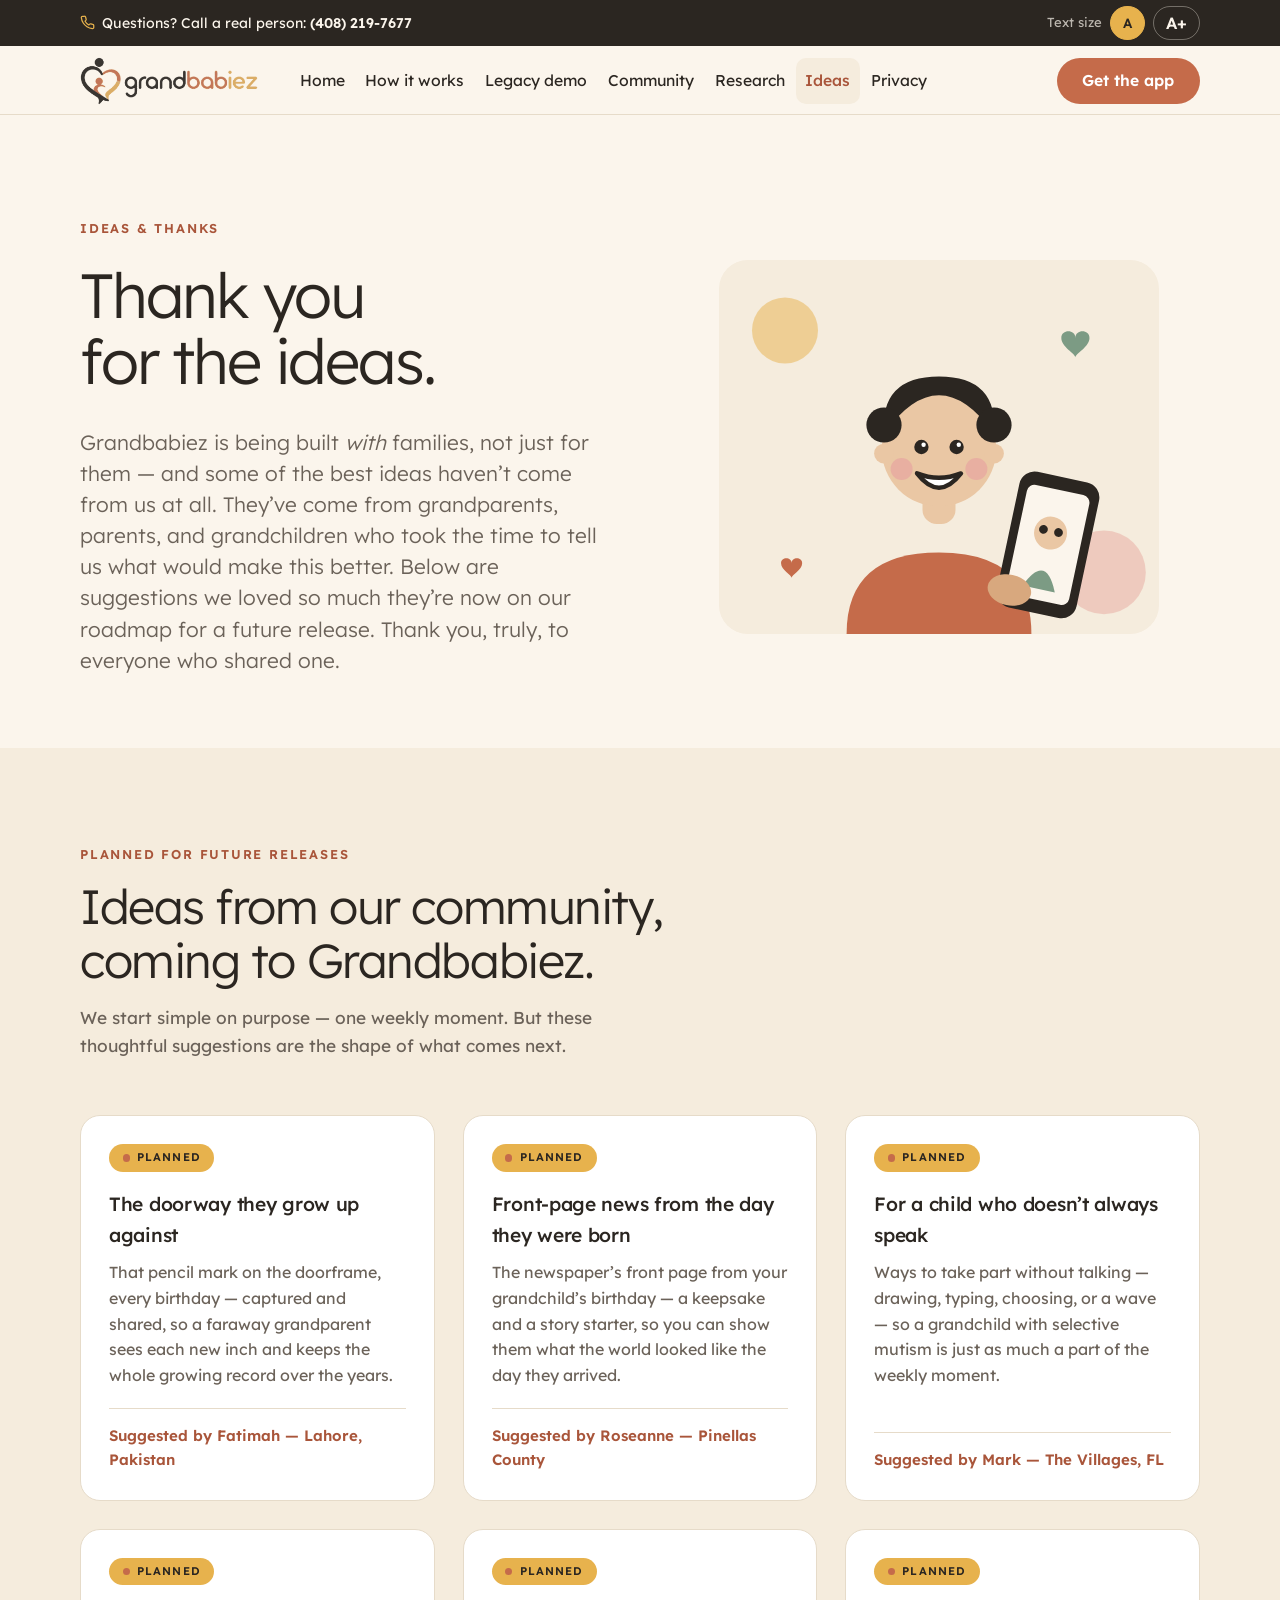
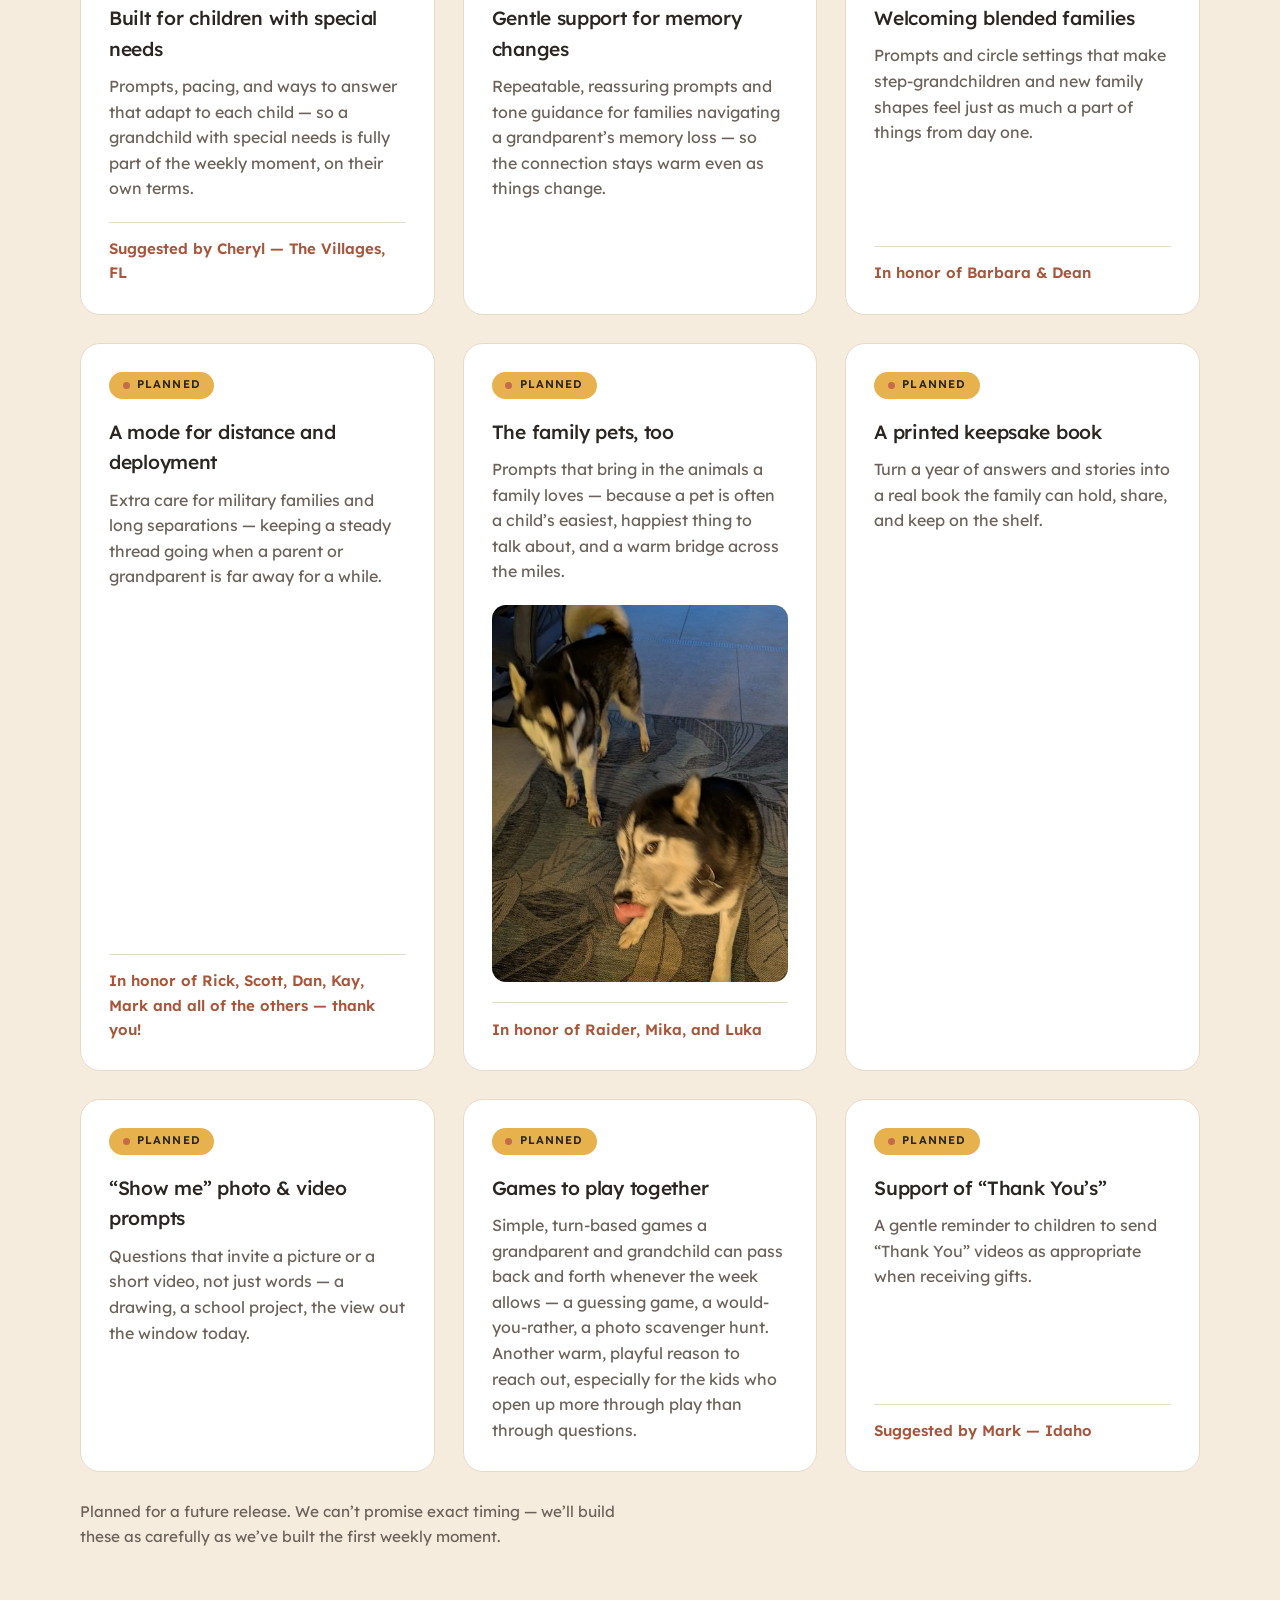
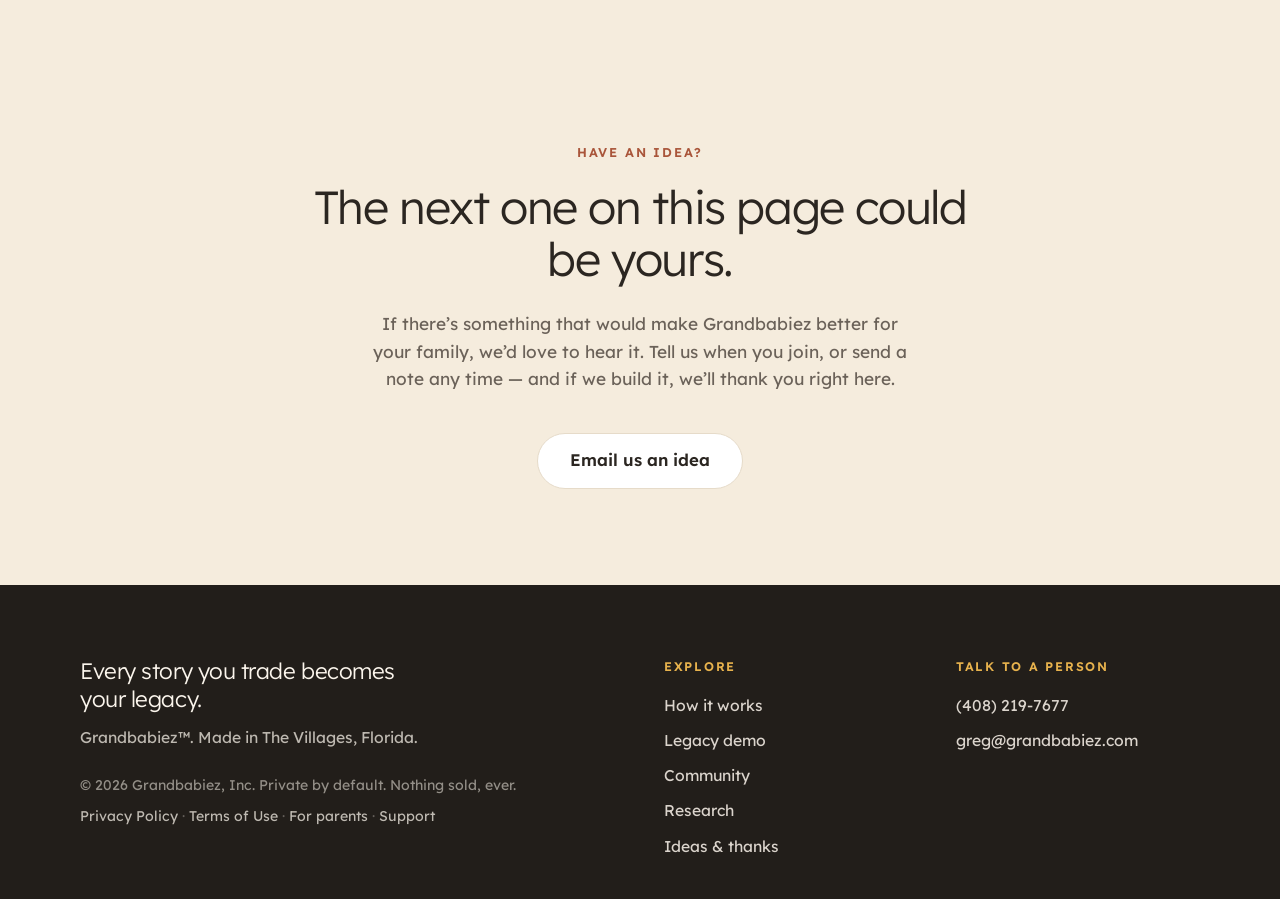
<file: ideas.html>
<!DOCTYPE html>
<html lang="en">
<head>
<meta charset="utf-8">
<meta name="viewport" content="width=device-width, initial-scale=1">
<meta name="facebook-domain-verification" content="qf9j9x7qjsza3waerikh86qsavqz3l">
<title>Ideas & thanks — Grandbabiez</title>
<meta name="description" content="Thank you to the families who’ve shared ideas for Grandbabiez. Here are the suggestions we’re planning to build into future releases.">
<meta name="theme-color" content="#FBF5EC">
<link rel="icon" href="favicon.png" sizes="32x32" type="image/png">
<link rel="icon" href="icon-192.png" sizes="192x192" type="image/png">
<link rel="apple-touch-icon" href="apple-touch-icon.png">
<link rel="manifest" href="site.webmanifest">
<link rel="canonical" href="https://grandbabiez.com/ideas.html">
<meta property="og:type" content="website">
<meta property="og:title" content="Ideas & thanks — Grandbabiez">
<meta property="og:description" content="Thank you to the families who’ve shared ideas for Grandbabiez. Here are the suggestions we’re planning to build into future releases.">
<link rel="preconnect" href="https://fonts.googleapis.com">
<link rel="preconnect" href="https://fonts.gstatic.com" crossorigin>
<link href="https://fonts.googleapis.com/css2?family=Lexend+Deca:wght@300;400;500;600&display=swap" rel="stylesheet">
<link rel="stylesheet" href="styles.css">
</head>
<body>
<a class="skip" href="#main">Skip to content</a>
<div style="background:#FBF5EC; color:#2B2621; font-family:'Lexend Deca',system-ui,sans-serif; line-height:1.6;">

  <header style="position:sticky; top:0; z-index:40; background:#FBF5EC; border-bottom:1px solid #E6DBC9;">
  <div style="background:#2B2621; color:#FBF5EC;">
    <div style="max-width:78rem; margin:0 auto; padding:0.3rem clamp(1.25rem,5vw,4rem); display:flex; align-items:center; justify-content:space-between; gap:1rem; flex-wrap:wrap;">
      <a class="striplink" href="tel:+14082197677" style="display:inline-flex; align-items:center; gap:0.45rem; min-height:36px; color:#FBF5EC; text-decoration:none; font-size:0.88rem;">
        <svg width="15" height="15" viewBox="0 0 24 24" fill="none" stroke="#E7B24D" stroke-width="2" stroke-linecap="round" stroke-linejoin="round" aria-hidden="true"><path d="M22 16.92v3a2 2 0 0 1-2.18 2 19.79 19.79 0 0 1-8.63-3.07 19.5 19.5 0 0 1-6-6 19.79 19.79 0 0 1-3.07-8.67A2 2 0 0 1 4.11 2h3a2 2 0 0 1 2 1.72c.127.96.361 1.903.7 2.81a2 2 0 0 1-.45 2.11L8.09 9.91a16 16 0 0 0 6 6l1.27-1.27a2 2 0 0 1 2.11-.45c.907.339 1.85.573 2.81.7A2 2 0 0 1 22 16.92z"></path></svg>
        <span style="white-space:nowrap;">Questions? Call a real person: <strong style="font-weight:600;">(408) 219-7677</strong></span>
      </a>
      <div style="display:flex; align-items:center; gap:0.5rem; flex-shrink:0;">
        <span style="font-size:0.82rem; color:rgba(251,245,236,.7); white-space:nowrap;">Text size</span>
        <button type="button" id="size-normal" class="sizebtn" aria-pressed="true" style="min-height:34px; padding:0.15rem 0.75rem; border-radius:999px; cursor:pointer; font-weight:600; font-size:0.84rem;">A</button>
        <button type="button" id="size-large" class="sizebtn" aria-pressed="false" style="min-height:34px; padding:0.15rem 0.75rem; border-radius:999px; cursor:pointer; font-weight:600; font-size:1.02rem;">A+</button>
      </div>
    </div>
  </div>
  <div style="max-width:78rem; margin:0 auto; padding:0.85rem clamp(1.25rem,5vw,4rem) 0.5rem; display:flex; align-items:center; justify-content:space-between; gap:1.25rem;">
    <a href="index.html" style="display:inline-flex; align-items:center; flex-shrink:0;">
      <img src="assets/logo.png" alt="Grandbabiez" width="660" height="178" style="height:48px; width:auto; display:block;">
    </a>
    <div style="display:flex; align-items:center; gap:0.6rem; flex-shrink:0;">
      <button type="button" id="menu-btn" aria-expanded="false" aria-controls="gb-nav" style="min-height:46px; padding:0.35rem 1.1rem; border-radius:999px; border:1.5px solid #E6DBC9; background:transparent; color:#2B2621; font-weight:600; font-size:0.92rem; cursor:pointer;">Menu</button>
      <a class="btn-primary" href="index.html#get-the-app" style="display:inline-flex; align-items:center; min-height:46px; padding:0.5rem 1.6rem; border-radius:999px; background:#C56B4A; color:#fff; text-decoration:none; font-weight:600; font-size:0.98rem;">Get the app</a>
    </div>
  </div>
  <div id="gb-navwrap" style="max-width:78rem; margin:0 auto; padding:0 clamp(1.25rem,5vw,4rem) 0.5rem;">
    <nav id="gb-nav" style="display:flex; align-items:center; gap:0.1rem; flex-wrap:wrap; margin-left:-0.8rem;">
        <a href="index.html" class="navlink" style="display:inline-flex; align-items:center; min-height:46px; padding:0.4rem 0.8rem; text-decoration:none; font-size:0.98rem; border-radius:10px; white-space:nowrap; color:#2B2621; font-weight:400;">Home</a>
        <a href="index.html#how-it-works" class="navlink" style="display:inline-flex; align-items:center; min-height:46px; padding:0.4rem 0.8rem; text-decoration:none; font-size:0.98rem; border-radius:10px; white-space:nowrap; color:#2B2621; font-weight:400;">How it works</a>
        <a href="legacy-demo.html" class="navlink" style="display:inline-flex; align-items:center; min-height:46px; padding:0.4rem 0.8rem; text-decoration:none; font-size:0.98rem; border-radius:10px; white-space:nowrap; color:#2B2621; font-weight:400;">Legacy demo</a>
        <a href="community.html" class="navlink" style="display:inline-flex; align-items:center; min-height:46px; padding:0.4rem 0.8rem; text-decoration:none; font-size:0.98rem; border-radius:10px; white-space:nowrap; color:#2B2621; font-weight:400;">Community</a>
        <a href="research.html" class="navlink" style="display:inline-flex; align-items:center; min-height:46px; padding:0.4rem 0.8rem; text-decoration:none; font-size:0.98rem; border-radius:10px; white-space:nowrap; color:#2B2621; font-weight:400;">Research</a>
        <a href="ideas.html" aria-current="page" class="navlink" style="display:inline-flex; align-items:center; min-height:46px; padding:0.4rem 0.8rem; text-decoration:none; font-size:0.98rem; border-radius:10px; white-space:nowrap; color:#A9553A; background:#F5ECDD; font-weight:500;">Ideas</a>
        <a href="privacy.html" class="navlink" style="display:inline-flex; align-items:center; min-height:46px; padding:0.4rem 0.8rem; text-decoration:none; font-size:0.98rem; border-radius:10px; white-space:nowrap; color:#2B2621; font-weight:400;">Privacy</a>
    </nav>
  </div>
</header>

  <main id="main">

    <section style="max-width:78rem; margin:0 auto; padding:clamp(3.5rem,8vw,6.5rem) clamp(1.25rem,5vw,4rem) clamp(3rem,6vw,4.5rem);">
      <div style="display:grid; grid-template-columns:repeat(auto-fit,minmax(min(100%,20rem),1fr)); gap:clamp(2.5rem,6vw,5rem); align-items:center;">
        <div>
          <p style="margin:0 0 1.5rem; font-size:0.8rem; font-weight:600; letter-spacing:0.14em; text-transform:uppercase; color:#A9553A;">Ideas &amp; thanks</p>
          <h1 style="margin:0 0 2rem; font-weight:300; font-size:clamp(2.3rem,5.4vw,3.9rem); line-height:1.06; letter-spacing:-0.035em; max-width:16ch; text-wrap:balance;">Thank you for the ideas.</h1>
          <p style="margin:0; font-size:clamp(1.1rem,1.9vw,1.3rem); font-weight:300; line-height:1.5; color:#6B6259; max-width:52ch; text-wrap:pretty;">Grandbabiez is being built <em>with</em> families, not just for them &mdash; and some of the best ideas haven&rsquo;t come from us at all. They&rsquo;ve come from grandparents, parents, and grandchildren who took the time to tell us what would make this better. Below are suggestions we loved so much they&rsquo;re now on our roadmap for a future release. Thank you, truly, to everyone who shared one.</p>
        </div>
        <svg viewBox="0 0 400 340" xmlns="http://www.w3.org/2000/svg" style="width:100%; height:auto; display:block; max-width:440px; justify-self:center;" role="img" aria-label="A grandchild smiling at a video from a grandparent on a phone">
<rect width="400" height="340" rx="26" fill="#F5ECDD"/>
<circle cx="60" cy="64" r="30" fill="#E7B24D" opacity=".5"/>
<circle cx="350" cy="284" r="38" fill="#E7A9A0" opacity=".5"/>
<path transform="translate(324 66) scale(1.6)" d="M0 3 C0 -2 -8 -2 -8 3 C-8 8 0 12 0 14 C0 12 8 8 8 3 C8 -2 0 -2 0 3 Z" fill="#7C9B84"/><path transform="translate(66 272) scale(1.2)" d="M0 3 C0 -2 -8 -2 -8 3 C-8 8 0 12 0 14 C0 12 8 8 8 3 C8 -2 0 -2 0 3 Z" fill="#C56B4A"/>
<path d="M116 340 q0 -74 84 -74 q84 0 84 74 Z" fill="#C56B4A"/>
<rect x="185" y="208" width="30" height="32" rx="13" fill="#EAC7A4"/>
<circle cx="200" cy="172" r="52" fill="#EAC7A4"/>
<circle cx="150" cy="176" r="9" fill="#EAC7A4"/><circle cx="250" cy="176" r="9" fill="#EAC7A4"/>
<path d="M150 158 q50 -70 100 0 q4 -52 -50 -52 q-54 0 -50 52 Z" fill="#2B2621"/>
<circle cx="150" cy="150" r="16" fill="#2B2621"/><circle cx="250" cy="150" r="16" fill="#2B2621"/>
<circle cx="184" cy="170" r="6.5" fill="#2B2621"/><circle cx="216" cy="170" r="6.5" fill="#2B2621"/>
<circle cx="186" cy="168" r="2" fill="#fff"/><circle cx="218" cy="168" r="2" fill="#fff"/>
<circle cx="166" cy="190" r="10" fill="#E7A9A0" opacity=".8"/><circle cx="234" cy="190" r="10" fill="#E7A9A0" opacity=".8"/>
<path d="M180 194 q20 26 40 0 q-20 8 -40 0 Z" fill="#fff" stroke="#2B2621" stroke-width="4" stroke-linejoin="round"/>
<g transform="rotate(12 300 250)">
<rect x="264" y="196" width="74" height="126" rx="14" fill="#2B2621"/>
<rect x="272" y="208" width="58" height="102" rx="7" fill="#FBF5EC"/>
<circle cx="301" cy="248" r="15" fill="#EAC7A4"/><path d="M286 300 q15 -34 30 0 Z" fill="#7C9B84"/>
<circle cx="294" cy="246" r="4" fill="#2B2621"/><circle cx="308" cy="246" r="4" fill="#2B2621"/>
</g>
<ellipse cx="264" cy="300" rx="20" ry="14" fill="#D8A87E" transform="rotate(12 264 300)"/>
</svg>
      </div>
    </section>

    <section style="background:#F5ECDD;">
      <div style="max-width:78rem; margin:0 auto; padding:clamp(3.5rem,8vw,6rem) clamp(1.25rem,5vw,4rem);">
        <div style="max-width:46rem; margin-bottom:clamp(2.5rem,5vw,3.5rem);">
          <p style="margin:0 0 1rem; font-size:0.8rem; font-weight:600; letter-spacing:0.14em; text-transform:uppercase; color:#A9553A;">Planned for future releases</p>
          <h2 style="margin:0 0 1rem; font-weight:300; font-size:clamp(2rem,4.2vw,3rem); line-height:1.12; letter-spacing:-0.03em; max-width:24ch;">Ideas from our community, coming to Grandbabiez.</h2>
          <p style="margin:0; font-size:1.08rem; color:#6B6259; max-width:54ch; text-wrap:pretty;">We start simple on purpose &mdash; one weekly moment. But these thoughtful suggestions are the shape of what comes next.</p>
        </div>
        <div style="display:grid; grid-template-columns:repeat(auto-fit,minmax(min(100%,18rem),1fr)); gap:clamp(1.25rem,2.5vw,1.75rem);">

          <div style="background:#FFFFFF; border:1px solid #E6DBC9; border-radius:20px; padding:1.75rem; display:flex; flex-direction:column;">
            <span style="display:inline-flex; align-self:flex-start; align-items:center; gap:0.45rem; background:#E7B24D; color:#2B2621; font-weight:600; font-size:0.7rem; letter-spacing:0.1em; text-transform:uppercase; padding:0.3rem 0.85rem; border-radius:999px; margin-bottom:1.1rem;"><span style="width:0.45rem; height:0.45rem; border-radius:999px; background:#C56B4A;"></span>Planned</span>
            <h3 style="margin:0 0 0.6rem; font-weight:500; font-size:1.2rem; letter-spacing:-0.015em;">The doorway they grow up against</h3>
            <p style="margin:0 0 1.25rem; color:#6B6259; font-size:1rem; text-wrap:pretty;">That pencil mark on the doorframe, every birthday &mdash; captured and shared, so a faraway grandparent sees each new inch and keeps the whole growing record over the years.</p>
            <span style="margin-top:auto; padding-top:0.9rem; border-top:1px solid #E6DBC9; font-weight:600; color:#A9553A; font-size:0.94rem;">Suggested by Fatimah &mdash; Lahore, Pakistan</span>
          </div>

          <div style="background:#FFFFFF; border:1px solid #E6DBC9; border-radius:20px; padding:1.75rem; display:flex; flex-direction:column;">
            <span style="display:inline-flex; align-self:flex-start; align-items:center; gap:0.45rem; background:#E7B24D; color:#2B2621; font-weight:600; font-size:0.7rem; letter-spacing:0.1em; text-transform:uppercase; padding:0.3rem 0.85rem; border-radius:999px; margin-bottom:1.1rem;"><span style="width:0.45rem; height:0.45rem; border-radius:999px; background:#C56B4A;"></span>Planned</span>
            <h3 style="margin:0 0 0.6rem; font-weight:500; font-size:1.2rem; letter-spacing:-0.015em;">Front-page news from the day they were born</h3>
            <p style="margin:0 0 1.25rem; color:#6B6259; font-size:1rem; text-wrap:pretty;">The newspaper&rsquo;s front page from your grandchild&rsquo;s birthday &mdash; a keepsake and a story starter, so you can show them what the world looked like the day they arrived.</p>
            <span style="margin-top:auto; padding-top:0.9rem; border-top:1px solid #E6DBC9; font-weight:600; color:#A9553A; font-size:0.94rem;">Suggested by Roseanne &mdash; Pinellas County</span>
          </div>

          <div style="background:#FFFFFF; border:1px solid #E6DBC9; border-radius:20px; padding:1.75rem; display:flex; flex-direction:column;">
            <span style="display:inline-flex; align-self:flex-start; align-items:center; gap:0.45rem; background:#E7B24D; color:#2B2621; font-weight:600; font-size:0.7rem; letter-spacing:0.1em; text-transform:uppercase; padding:0.3rem 0.85rem; border-radius:999px; margin-bottom:1.1rem;"><span style="width:0.45rem; height:0.45rem; border-radius:999px; background:#C56B4A;"></span>Planned</span>
            <h3 style="margin:0 0 0.6rem; font-weight:500; font-size:1.2rem; letter-spacing:-0.015em;">For a child who doesn&rsquo;t always speak</h3>
            <p style="margin:0 0 1.25rem; color:#6B6259; font-size:1rem; text-wrap:pretty;">Ways to take part without talking &mdash; drawing, typing, choosing, or a wave &mdash; so a grandchild with selective mutism is just as much a part of the weekly moment.</p>
            <span style="margin-top:auto; padding-top:0.9rem; border-top:1px solid #E6DBC9; font-weight:600; color:#A9553A; font-size:0.94rem;">Suggested by Mark &mdash; The Villages, FL</span>
          </div>

          <div style="background:#FFFFFF; border:1px solid #E6DBC9; border-radius:20px; padding:1.75rem; display:flex; flex-direction:column;">
            <span style="display:inline-flex; align-self:flex-start; align-items:center; gap:0.45rem; background:#E7B24D; color:#2B2621; font-weight:600; font-size:0.7rem; letter-spacing:0.1em; text-transform:uppercase; padding:0.3rem 0.85rem; border-radius:999px; margin-bottom:1.1rem;"><span style="width:0.45rem; height:0.45rem; border-radius:999px; background:#C56B4A;"></span>Planned</span>
            <h3 style="margin:0 0 0.6rem; font-weight:500; font-size:1.2rem; letter-spacing:-0.015em;">Built for children with special needs</h3>
            <p style="margin:0 0 1.25rem; color:#6B6259; font-size:1rem; text-wrap:pretty;">Prompts, pacing, and ways to answer that adapt to each child &mdash; so a grandchild with special needs is fully part of the weekly moment, on their own terms.</p>
            <span style="margin-top:auto; padding-top:0.9rem; border-top:1px solid #E6DBC9; font-weight:600; color:#A9553A; font-size:0.94rem;">Suggested by Cheryl &mdash; The Villages, FL</span>
          </div>

          <div style="background:#FFFFFF; border:1px solid #E6DBC9; border-radius:20px; padding:1.75rem; display:flex; flex-direction:column;">
            <span style="display:inline-flex; align-self:flex-start; align-items:center; gap:0.45rem; background:#E7B24D; color:#2B2621; font-weight:600; font-size:0.7rem; letter-spacing:0.1em; text-transform:uppercase; padding:0.3rem 0.85rem; border-radius:999px; margin-bottom:1.1rem;"><span style="width:0.45rem; height:0.45rem; border-radius:999px; background:#C56B4A;"></span>Planned</span>
            <h3 style="margin:0 0 0.6rem; font-weight:500; font-size:1.2rem; letter-spacing:-0.015em;">Gentle support for memory changes</h3>
            <p style="margin:0; color:#6B6259; font-size:1rem; text-wrap:pretty;">Repeatable, reassuring prompts and tone guidance for families navigating a grandparent&rsquo;s memory loss &mdash; so the connection stays warm even as things change.</p>
          </div>

          <div style="background:#FFFFFF; border:1px solid #E6DBC9; border-radius:20px; padding:1.75rem; display:flex; flex-direction:column;">
            <span style="display:inline-flex; align-self:flex-start; align-items:center; gap:0.45rem; background:#E7B24D; color:#2B2621; font-weight:600; font-size:0.7rem; letter-spacing:0.1em; text-transform:uppercase; padding:0.3rem 0.85rem; border-radius:999px; margin-bottom:1.1rem;"><span style="width:0.45rem; height:0.45rem; border-radius:999px; background:#C56B4A;"></span>Planned</span>
            <h3 style="margin:0 0 0.6rem; font-weight:500; font-size:1.2rem; letter-spacing:-0.015em;">Welcoming blended families</h3>
            <p style="margin:0 0 1.25rem; color:#6B6259; font-size:1rem; text-wrap:pretty;">Prompts and circle settings that make step-grandchildren and new family shapes feel just as much a part of things from day one.</p>
            <span style="margin-top:auto; padding-top:0.9rem; border-top:1px solid #E6DBC9; font-weight:600; color:#A9553A; font-size:0.94rem;">In honor of Barbara &amp; Dean</span>
          </div>

          <div style="background:#FFFFFF; border:1px solid #E6DBC9; border-radius:20px; padding:1.75rem; display:flex; flex-direction:column;">
            <span style="display:inline-flex; align-self:flex-start; align-items:center; gap:0.45rem; background:#E7B24D; color:#2B2621; font-weight:600; font-size:0.7rem; letter-spacing:0.1em; text-transform:uppercase; padding:0.3rem 0.85rem; border-radius:999px; margin-bottom:1.1rem;"><span style="width:0.45rem; height:0.45rem; border-radius:999px; background:#C56B4A;"></span>Planned</span>
            <h3 style="margin:0 0 0.6rem; font-weight:500; font-size:1.2rem; letter-spacing:-0.015em;">A mode for distance and deployment</h3>
            <p style="margin:0 0 1.25rem; color:#6B6259; font-size:1rem; text-wrap:pretty;">Extra care for military families and long separations &mdash; keeping a steady thread going when a parent or grandparent is far away for a while.</p>
            <span style="margin-top:auto; padding-top:0.9rem; border-top:1px solid #E6DBC9; font-weight:600; color:#A9553A; font-size:0.94rem;">In honor of Rick, Scott, Dan, Kay, Mark and all of the others &mdash; thank you!</span>
          </div>

          <div style="background:#FFFFFF; border:1px solid #E6DBC9; border-radius:20px; padding:1.75rem; display:flex; flex-direction:column;">
            <span style="display:inline-flex; align-self:flex-start; align-items:center; gap:0.45rem; background:#E7B24D; color:#2B2621; font-weight:600; font-size:0.7rem; letter-spacing:0.1em; text-transform:uppercase; padding:0.3rem 0.85rem; border-radius:999px; margin-bottom:1.1rem;"><span style="width:0.45rem; height:0.45rem; border-radius:999px; background:#C56B4A;"></span>Planned</span>
            <h3 style="margin:0 0 0.6rem; font-weight:500; font-size:1.2rem; letter-spacing:-0.015em;">The family pets, too</h3>
            <p style="margin:0 0 1.25rem; color:#6B6259; font-size:1rem; text-wrap:pretty;">Prompts that bring in the animals a family loves &mdash; because a pet is often a child&rsquo;s easiest, happiest thing to talk about, and a warm bridge across the miles.</p>
            <img src="assets/pets.jpg" alt="The family huskies" style="width:100%; height:auto; display:block; border-radius:14px; margin-bottom:1.25rem;">
            <span style="margin-top:auto; padding-top:0.9rem; border-top:1px solid #E6DBC9; font-weight:600; color:#A9553A; font-size:0.94rem;">In honor of Raider, Mika, and Luka</span>
          </div>

          <div style="background:#FFFFFF; border:1px solid #E6DBC9; border-radius:20px; padding:1.75rem; display:flex; flex-direction:column;">
            <span style="display:inline-flex; align-self:flex-start; align-items:center; gap:0.45rem; background:#E7B24D; color:#2B2621; font-weight:600; font-size:0.7rem; letter-spacing:0.1em; text-transform:uppercase; padding:0.3rem 0.85rem; border-radius:999px; margin-bottom:1.1rem;"><span style="width:0.45rem; height:0.45rem; border-radius:999px; background:#C56B4A;"></span>Planned</span>
            <h3 style="margin:0 0 0.6rem; font-weight:500; font-size:1.2rem; letter-spacing:-0.015em;">A printed keepsake book</h3>
            <p style="margin:0; color:#6B6259; font-size:1rem; text-wrap:pretty;">Turn a year of answers and stories into a real book the family can hold, share, and keep on the shelf.</p>
          </div>

          <div style="background:#FFFFFF; border:1px solid #E6DBC9; border-radius:20px; padding:1.75rem; display:flex; flex-direction:column;">
            <span style="display:inline-flex; align-self:flex-start; align-items:center; gap:0.45rem; background:#E7B24D; color:#2B2621; font-weight:600; font-size:0.7rem; letter-spacing:0.1em; text-transform:uppercase; padding:0.3rem 0.85rem; border-radius:999px; margin-bottom:1.1rem;"><span style="width:0.45rem; height:0.45rem; border-radius:999px; background:#C56B4A;"></span>Planned</span>
            <h3 style="margin:0 0 0.6rem; font-weight:500; font-size:1.2rem; letter-spacing:-0.015em;">&ldquo;Show me&rdquo; photo &amp; video prompts</h3>
            <p style="margin:0; color:#6B6259; font-size:1rem; text-wrap:pretty;">Questions that invite a picture or a short video, not just words &mdash; a drawing, a school project, the view out the window today.</p>
          </div>

          <div style="background:#FFFFFF; border:1px solid #E6DBC9; border-radius:20px; padding:1.75rem; display:flex; flex-direction:column;">
            <span style="display:inline-flex; align-self:flex-start; align-items:center; gap:0.45rem; background:#E7B24D; color:#2B2621; font-weight:600; font-size:0.7rem; letter-spacing:0.1em; text-transform:uppercase; padding:0.3rem 0.85rem; border-radius:999px; margin-bottom:1.1rem;"><span style="width:0.45rem; height:0.45rem; border-radius:999px; background:#C56B4A;"></span>Planned</span>
            <h3 style="margin:0 0 0.6rem; font-weight:500; font-size:1.2rem; letter-spacing:-0.015em;">Games to play together</h3>
            <p style="margin:0; color:#6B6259; font-size:1rem; text-wrap:pretty;">Simple, turn-based games a grandparent and grandchild can pass back and forth whenever the week allows &mdash; a guessing game, a would-you-rather, a photo scavenger hunt. Another warm, playful reason to reach out, especially for the kids who open up more through play than through questions.</p>
          </div>

          <div style="background:#FFFFFF; border:1px solid #E6DBC9; border-radius:20px; padding:1.75rem; display:flex; flex-direction:column;">
            <span style="display:inline-flex; align-self:flex-start; align-items:center; gap:0.45rem; background:#E7B24D; color:#2B2621; font-weight:600; font-size:0.7rem; letter-spacing:0.1em; text-transform:uppercase; padding:0.3rem 0.85rem; border-radius:999px; margin-bottom:1.1rem;"><span style="width:0.45rem; height:0.45rem; border-radius:999px; background:#C56B4A;"></span>Planned</span>
            <h3 style="margin:0 0 0.6rem; font-weight:500; font-size:1.2rem; letter-spacing:-0.015em;">Support of &ldquo;Thank You&rsquo;s&rdquo;</h3>
            <p style="margin:0 0 1.25rem; color:#6B6259; font-size:1rem; text-wrap:pretty;">A gentle reminder to children to send &ldquo;Thank You&rdquo; videos as appropriate when receiving gifts.</p>
            <span style="margin-top:auto; padding-top:0.9rem; border-top:1px solid #E6DBC9; font-weight:600; color:#A9553A; font-size:0.94rem;">Suggested by Mark &mdash; Idaho</span>
          </div>

        </div>
        <p style="margin:1.75rem 0 0; color:#6B6259; font-size:0.96rem; max-width:60ch;">Planned for a future release. We can&rsquo;t promise exact timing &mdash; we&rsquo;ll build these as carefully as we&rsquo;ve built the first weekly moment.</p>
      </div>
    </section>

    <section style="background:#F5ECDD;">
      <div style="max-width:52rem; margin:0 auto; padding:clamp(3.5rem,8vw,6rem) clamp(1.25rem,5vw,4rem); text-align:center;">
        <p style="margin:0 0 1.25rem; font-size:0.8rem; font-weight:600; letter-spacing:0.14em; text-transform:uppercase; color:#A9553A;">Have an idea?</p>
        <h2 style="margin:0 auto 1.5rem; font-weight:300; font-size:clamp(1.9rem,4.2vw,2.9rem); line-height:1.12; letter-spacing:-0.03em; max-width:24ch;">The next one on this page could be yours.</h2>
        <p style="margin:0 auto 2.5rem; font-size:1.08rem; color:#6B6259; max-width:54ch; text-wrap:pretty;">If there&rsquo;s something that would make Grandbabiez better for your family, we&rsquo;d love to hear it. Tell us when you join, or send a note any time &mdash; and if we build it, we&rsquo;ll thank you right here.</p>
        <div style="display:flex; flex-wrap:wrap; gap:0.9rem; justify-content:center;">
          <a href="mailto:greg@grandbabiez.com?subject=An%20idea%20for%20Grandbabiez" style="display:inline-flex; align-items:center; justify-content:center; min-height:56px; padding:0.85rem 2rem; border-radius:999px; background:#FFFFFF; color:#2B2621; text-decoration:none; font-weight:600; font-size:1.05rem; border:1.5px solid #E6DBC9;" class="hv2">Email us an idea</a>
        </div>
      </div>
    </section>
  </main>

  <footer style="background:#221E1A; color:#FBF5EC; padding:clamp(3rem,6vw,4.5rem) 0 2.5rem; font-family:'Lexend Deca',system-ui,sans-serif; line-height:1.6;">
  <div style="max-width:78rem; margin:0 auto; padding:0 clamp(1.25rem,5vw,4rem); display:grid; grid-template-columns:repeat(auto-fit,minmax(min(100%,15rem),1fr)); gap:clamp(2rem,4vw,3rem);">
    <div style="grid-column:span 2; min-width:0;">
      <p style="margin:0 0 0.75rem; font-weight:300; font-size:1.4rem; line-height:1.25; letter-spacing:-0.02em; max-width:24ch;">Every story you trade becomes your legacy.</p>
      <p style="margin:0 0 1.5rem; color:rgba(251,245,236,.72); font-size:0.98rem;">Grandbabiez&trade;. Made in The Villages, Florida.</p>
      <p style="margin:0; color:rgba(251,245,236,.52); font-size:0.88rem;">&copy; 2026 Grandbabiez, Inc. Private by default. Nothing sold, ever.</p>
      <p style="margin:0.5rem 0 0; font-size:0.88rem;"><a href="privacy.html" style="color:rgba(251,245,236,.72); text-decoration:none;" class="hv4">Privacy Policy</a> <span style="color:rgba(251,245,236,.3);">&middot;</span> <a href="terms.html" style="color:rgba(251,245,236,.72); text-decoration:none;" class="hv4">Terms of Use</a> <span style="color:rgba(251,245,236,.3);">&middot;</span> <a href="parent-notice.html" style="color:rgba(251,245,236,.72); text-decoration:none;" class="hv4">For parents</a> <span style="color:rgba(251,245,236,.3);">&middot;</span> <a href="support.html" style="color:rgba(251,245,236,.72); text-decoration:none;" class="hv4">Support</a></p>
    </div>
    <div>
      <h4 style="margin:0 0 1rem; font-size:0.78rem; font-weight:600; letter-spacing:0.14em; text-transform:uppercase; color:#E7B24D;">Explore</h4>
      <ul style="list-style:none; margin:0; padding:0; display:grid; gap:0.6rem;">
        <li><a href="index.html#how-it-works" style="color:rgba(251,245,236,.85); text-decoration:none; font-size:0.98rem;" class="hv5">How it works</a></li>
        <li><a href="legacy-demo.html" style="color:rgba(251,245,236,.85); text-decoration:none; font-size:0.98rem;" class="hv5">Legacy demo</a></li>
        <li><a href="community.html" style="color:rgba(251,245,236,.85); text-decoration:none; font-size:0.98rem;" class="hv5">Community</a></li>
        <li><a href="research.html" style="color:rgba(251,245,236,.85); text-decoration:none; font-size:0.98rem;" class="hv5">Research</a></li>
        <li><a href="ideas.html" style="color:rgba(251,245,236,.85); text-decoration:none; font-size:0.98rem;" class="hv5">Ideas &amp; thanks</a></li>
      </ul>
    </div>
    <div>
      <h4 style="margin:0 0 1rem; font-size:0.78rem; font-weight:600; letter-spacing:0.14em; text-transform:uppercase; color:#E7B24D;">Talk to a person</h4>
      <ul style="list-style:none; margin:0; padding:0; display:grid; gap:0.6rem;">
        <li><a href="tel:+14082197677" style="color:rgba(251,245,236,.85); text-decoration:none; font-size:0.98rem;" class="hv5">(408) 219-7677</a></li>
        <li><a href="mailto:greg@grandbabiez.com" style="color:rgba(251,245,236,.85); text-decoration:none; font-size:0.98rem;" class="hv5">greg@grandbabiez.com</a></li>
      </ul>
    </div>
  </div>
</footer>
</div>
<script src="script.js"></script>
</body>
</html>
</file>
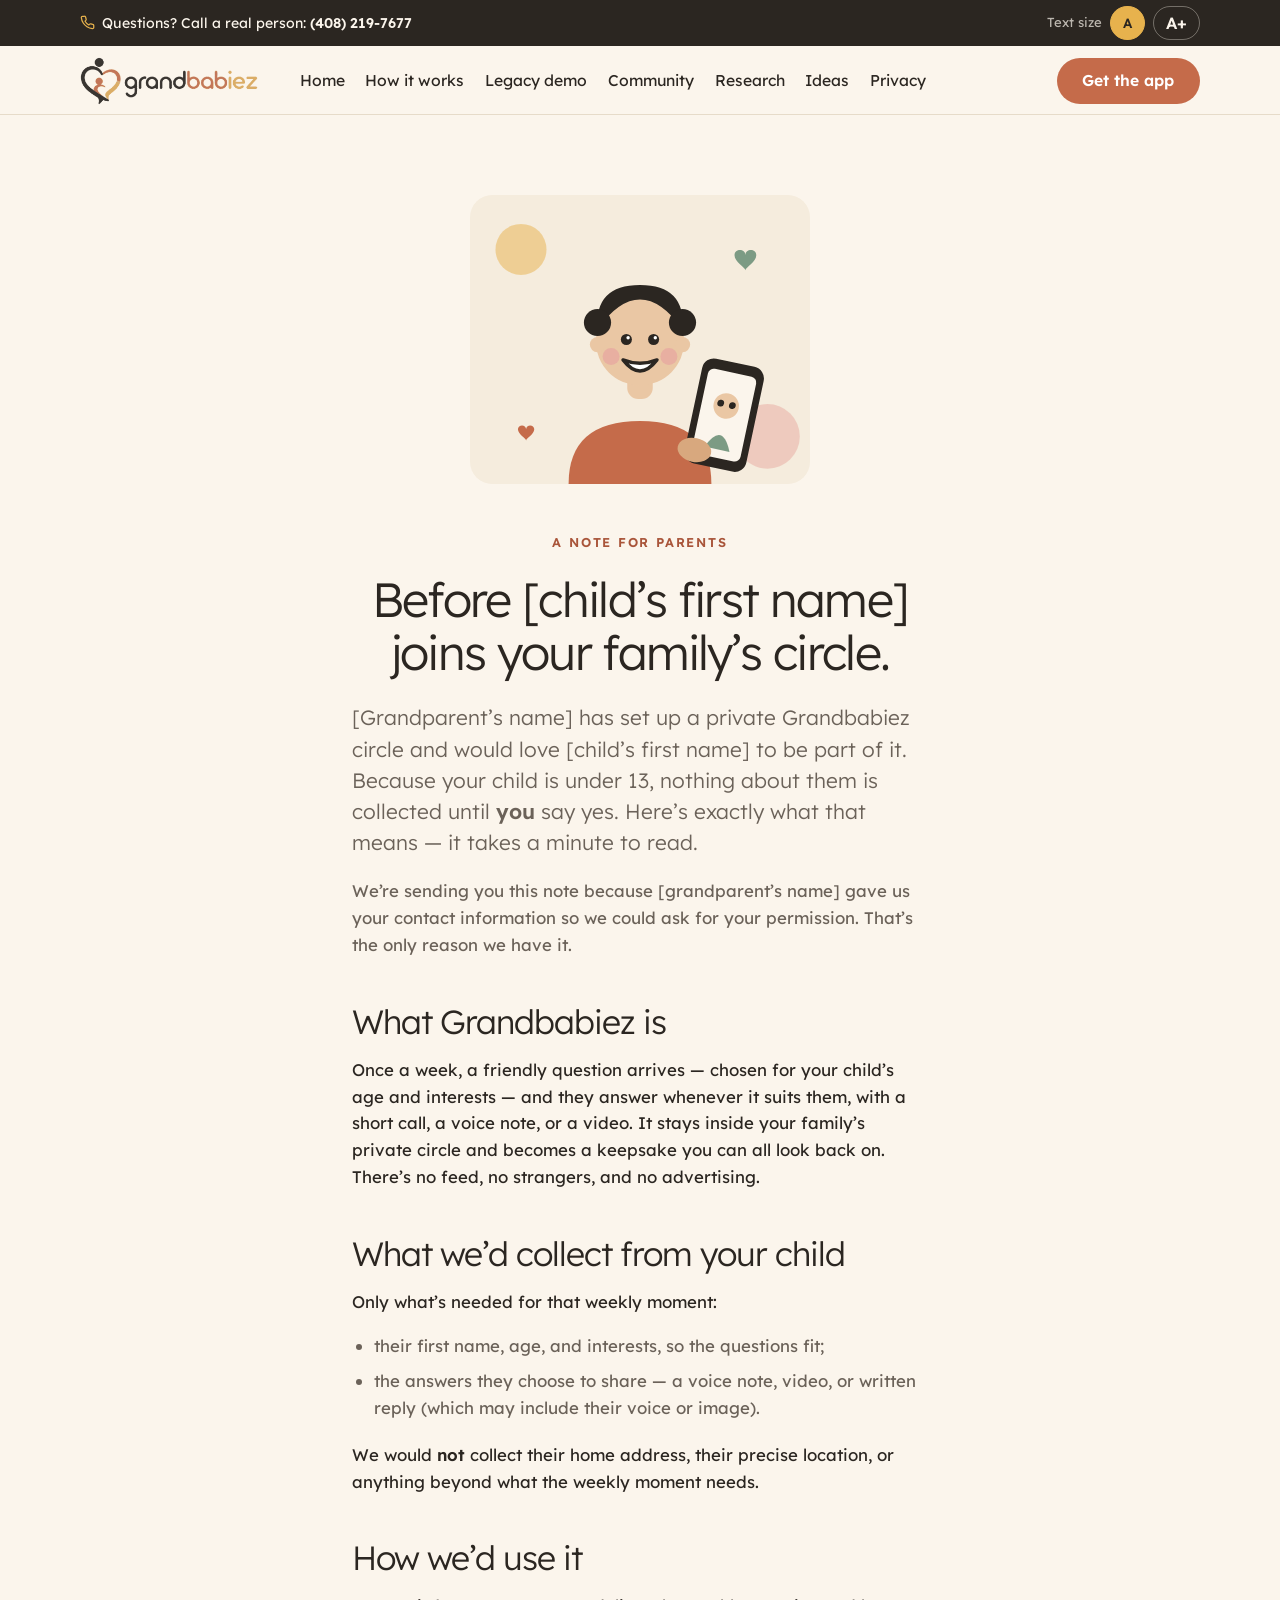
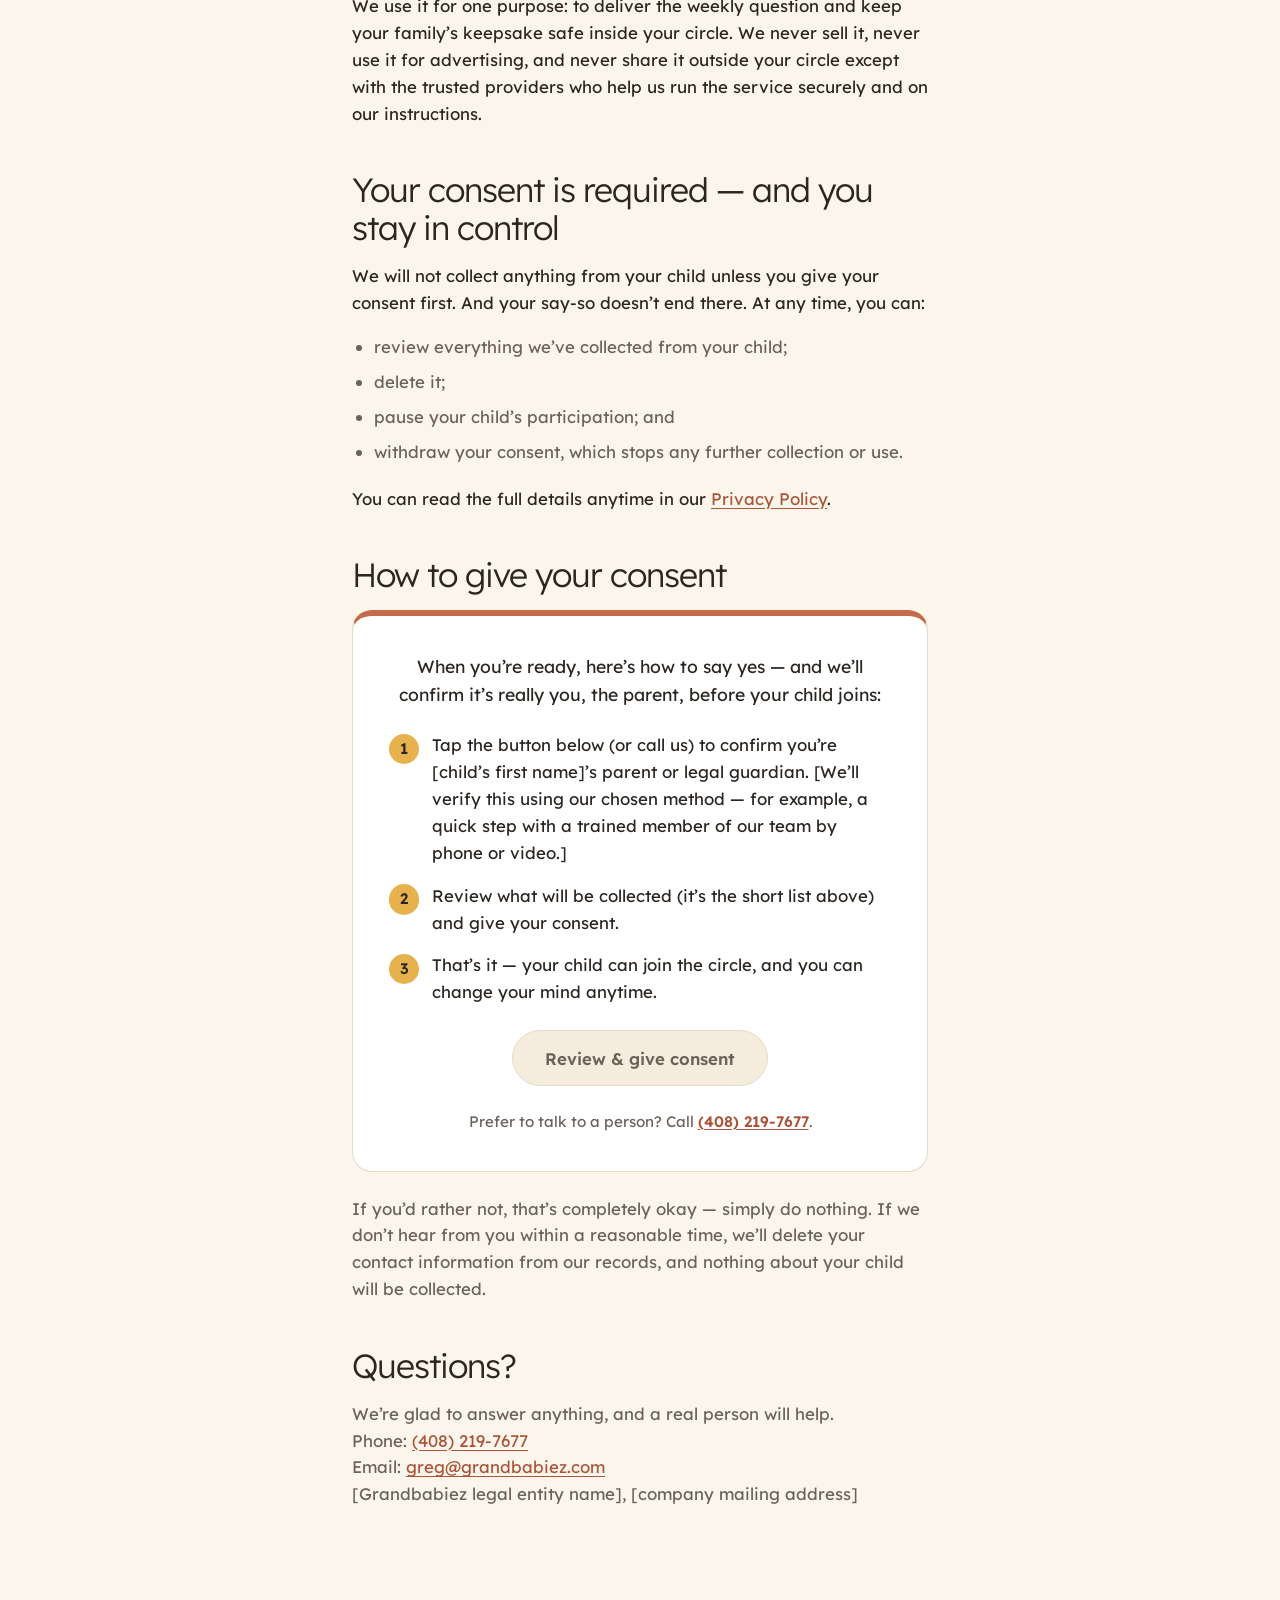
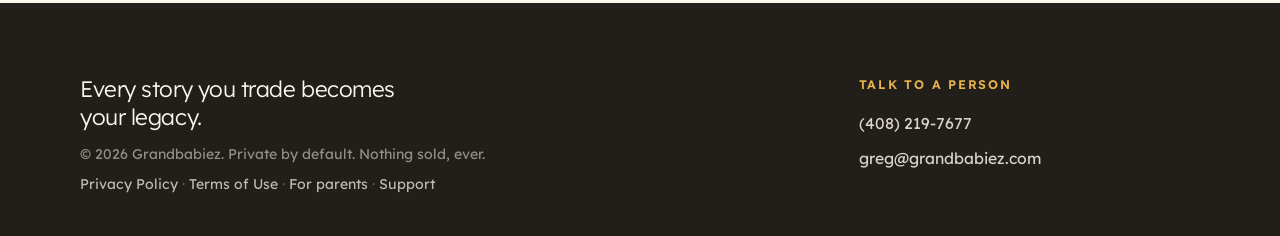
<file: parent-notice.html>
<!DOCTYPE html>
<html lang="en">
<head>
<meta charset="utf-8">
<meta name="viewport" content="width=device-width, initial-scale=1">
<meta name="facebook-domain-verification" content="qf9j9x7qjsza3waerikh86qsavqz3l">
<title>A note for parents — Grandbabiez</title>
<meta name="description" content="Before your child joins a family circle on Grandbabiez, here’s exactly what we’d collect, why, and how you stay in control — and how to give or decline consent.">
<meta name="theme-color" content="#FBF5EC">
<link rel="icon" href="favicon.png" sizes="32x32" type="image/png">
<link rel="icon" href="icon-192.png" sizes="192x192" type="image/png">
<link rel="apple-touch-icon" href="apple-touch-icon.png">
<link rel="manifest" href="site.webmanifest">
<link rel="canonical" href="https://grandbabiez.com/parent-notice.html">
<meta property="og:type" content="website">
<meta property="og:title" content="A note for parents — Grandbabiez">
<meta property="og:description" content="Before your child joins a family circle on Grandbabiez, here’s exactly what we’d collect, why, and how you stay in control — and how to give or decline consent.">
<link rel="preconnect" href="https://fonts.googleapis.com">
<link rel="preconnect" href="https://fonts.gstatic.com" crossorigin>
<link href="https://fonts.googleapis.com/css2?family=Lexend+Deca:wght@300;400;500;600&display=swap" rel="stylesheet">
<link rel="stylesheet" href="styles.css">
</head>
<body>
<a class="skip" href="#main">Skip to content</a>
<div style="background:#FBF5EC; color:#2B2621; font-family:'Lexend Deca',system-ui,sans-serif; line-height:1.6;">

  <header style="position:sticky; top:0; z-index:40; background:#FBF5EC; border-bottom:1px solid #E6DBC9;">
  <div style="background:#2B2621; color:#FBF5EC;">
    <div style="max-width:78rem; margin:0 auto; padding:0.3rem clamp(1.25rem,5vw,4rem); display:flex; align-items:center; justify-content:space-between; gap:1rem; flex-wrap:wrap;">
      <a class="striplink" href="tel:+14082197677" style="display:inline-flex; align-items:center; gap:0.45rem; min-height:36px; color:#FBF5EC; text-decoration:none; font-size:0.88rem;">
        <svg width="15" height="15" viewBox="0 0 24 24" fill="none" stroke="#E7B24D" stroke-width="2" stroke-linecap="round" stroke-linejoin="round" aria-hidden="true"><path d="M22 16.92v3a2 2 0 0 1-2.18 2 19.79 19.79 0 0 1-8.63-3.07 19.5 19.5 0 0 1-6-6 19.79 19.79 0 0 1-3.07-8.67A2 2 0 0 1 4.11 2h3a2 2 0 0 1 2 1.72c.127.96.361 1.903.7 2.81a2 2 0 0 1-.45 2.11L8.09 9.91a16 16 0 0 0 6 6l1.27-1.27a2 2 0 0 1 2.11-.45c.907.339 1.85.573 2.81.7A2 2 0 0 1 22 16.92z"></path></svg>
        <span style="white-space:nowrap;">Questions? Call a real person: <strong style="font-weight:600;">(408) 219-7677</strong></span>
      </a>
      <div style="display:flex; align-items:center; gap:0.5rem; flex-shrink:0;">
        <span style="font-size:0.82rem; color:rgba(251,245,236,.7); white-space:nowrap;">Text size</span>
        <button type="button" id="size-normal" class="sizebtn" aria-pressed="true" style="min-height:34px; padding:0.15rem 0.75rem; border-radius:999px; cursor:pointer; font-weight:600; font-size:0.84rem;">A</button>
        <button type="button" id="size-large" class="sizebtn" aria-pressed="false" style="min-height:34px; padding:0.15rem 0.75rem; border-radius:999px; cursor:pointer; font-weight:600; font-size:1.02rem;">A+</button>
      </div>
    </div>
  </div>
  <div style="max-width:78rem; margin:0 auto; padding:0.85rem clamp(1.25rem,5vw,4rem) 0.5rem; display:flex; align-items:center; justify-content:space-between; gap:1.25rem;">
    <a href="index.html" style="display:inline-flex; align-items:center; flex-shrink:0;">
      <img src="assets/logo.png" alt="Grandbabiez" width="660" height="178" style="height:48px; width:auto; display:block;">
    </a>
    <div style="display:flex; align-items:center; gap:0.6rem; flex-shrink:0;">
      <button type="button" id="menu-btn" aria-expanded="false" aria-controls="gb-nav" style="min-height:46px; padding:0.35rem 1.1rem; border-radius:999px; border:1.5px solid #E6DBC9; background:transparent; color:#2B2621; font-weight:600; font-size:0.92rem; cursor:pointer;">Menu</button>
      <a class="btn-primary" href="index.html#get-the-app" style="display:inline-flex; align-items:center; min-height:46px; padding:0.5rem 1.6rem; border-radius:999px; background:#C56B4A; color:#fff; text-decoration:none; font-weight:600; font-size:0.98rem;">Get the app</a>
    </div>
  </div>
  <div id="gb-navwrap" style="max-width:78rem; margin:0 auto; padding:0 clamp(1.25rem,5vw,4rem) 0.5rem;">
    <nav id="gb-nav" style="display:flex; align-items:center; gap:0.1rem; flex-wrap:wrap; margin-left:-0.8rem;">
        <a href="index.html" class="navlink" style="display:inline-flex; align-items:center; min-height:46px; padding:0.4rem 0.8rem; text-decoration:none; font-size:0.98rem; border-radius:10px; white-space:nowrap; color:#2B2621; font-weight:400;">Home</a>
        <a href="index.html#how-it-works" class="navlink" style="display:inline-flex; align-items:center; min-height:46px; padding:0.4rem 0.8rem; text-decoration:none; font-size:0.98rem; border-radius:10px; white-space:nowrap; color:#2B2621; font-weight:400;">How it works</a>
        <a href="legacy-demo.html" class="navlink" style="display:inline-flex; align-items:center; min-height:46px; padding:0.4rem 0.8rem; text-decoration:none; font-size:0.98rem; border-radius:10px; white-space:nowrap; color:#2B2621; font-weight:400;">Legacy demo</a>
        <a href="community.html" class="navlink" style="display:inline-flex; align-items:center; min-height:46px; padding:0.4rem 0.8rem; text-decoration:none; font-size:0.98rem; border-radius:10px; white-space:nowrap; color:#2B2621; font-weight:400;">Community</a>
        <a href="research.html" class="navlink" style="display:inline-flex; align-items:center; min-height:46px; padding:0.4rem 0.8rem; text-decoration:none; font-size:0.98rem; border-radius:10px; white-space:nowrap; color:#2B2621; font-weight:400;">Research</a>
        <a href="ideas.html" class="navlink" style="display:inline-flex; align-items:center; min-height:46px; padding:0.4rem 0.8rem; text-decoration:none; font-size:0.98rem; border-radius:10px; white-space:nowrap; color:#2B2621; font-weight:400;">Ideas</a>
        <a href="privacy.html" class="navlink" style="display:inline-flex; align-items:center; min-height:46px; padding:0.4rem 0.8rem; text-decoration:none; font-size:0.98rem; border-radius:10px; white-space:nowrap; color:#2B2621; font-weight:400;">Privacy</a>
    </nav>
  </div>
</header>

  <main id="main">
<section style="max-width:78rem; margin:0 auto; padding:clamp(3rem,7vw,5rem) clamp(1.25rem,5vw,4rem) 0;">
  <div style="max-width:44rem; margin:0 auto;">
    <svg viewBox="0 0 400 340" xmlns="http://www.w3.org/2000/svg" style="width:100%; height:auto; display:block; max-width:340px; margin:0 auto 1rem;" role="img" aria-label="A grandchild smiling at a video from a grandparent on a phone">
<rect width="400" height="340" rx="26" fill="#F5ECDD"/>
<circle cx="60" cy="64" r="30" fill="#E7B24D" opacity=".5"/>
<circle cx="350" cy="284" r="38" fill="#E7A9A0" opacity=".5"/>
<path transform="translate(324 66) scale(1.6)" d="M0 3 C0 -2 -8 -2 -8 3 C-8 8 0 12 0 14 C0 12 8 8 8 3 C8 -2 0 -2 0 3 Z" fill="#7C9B84"/><path transform="translate(66 272) scale(1.2)" d="M0 3 C0 -2 -8 -2 -8 3 C-8 8 0 12 0 14 C0 12 8 8 8 3 C8 -2 0 -2 0 3 Z" fill="#C56B4A"/>
<path d="M116 340 q0 -74 84 -74 q84 0 84 74 Z" fill="#C56B4A"/>
<rect x="185" y="208" width="30" height="32" rx="13" fill="#EAC7A4"/>
<circle cx="200" cy="172" r="52" fill="#EAC7A4"/>
<circle cx="150" cy="176" r="9" fill="#EAC7A4"/><circle cx="250" cy="176" r="9" fill="#EAC7A4"/>
<path d="M150 158 q50 -70 100 0 q4 -52 -50 -52 q-54 0 -50 52 Z" fill="#2B2621"/>
<circle cx="150" cy="150" r="16" fill="#2B2621"/><circle cx="250" cy="150" r="16" fill="#2B2621"/>
<circle cx="184" cy="170" r="6.5" fill="#2B2621"/><circle cx="216" cy="170" r="6.5" fill="#2B2621"/>
<circle cx="186" cy="168" r="2" fill="#fff"/><circle cx="218" cy="168" r="2" fill="#fff"/>
<circle cx="166" cy="190" r="10" fill="#E7A9A0" opacity=".8"/><circle cx="234" cy="190" r="10" fill="#E7A9A0" opacity=".8"/>
<path d="M180 194 q20 26 40 0 q-20 8 -40 0 Z" fill="#fff" stroke="#2B2621" stroke-width="4" stroke-linejoin="round"/>
<g transform="rotate(12 300 250)">
<rect x="264" y="196" width="74" height="126" rx="14" fill="#2B2621"/>
<rect x="272" y="208" width="58" height="102" rx="7" fill="#FBF5EC"/>
<circle cx="301" cy="248" r="15" fill="#EAC7A4"/><path d="M286 300 q15 -34 30 0 Z" fill="#7C9B84"/>
<circle cx="294" cy="246" r="4" fill="#2B2621"/><circle cx="308" cy="246" r="4" fill="#2B2621"/>
</g>
<ellipse cx="264" cy="300" rx="20" ry="14" fill="#D8A87E" transform="rotate(12 264 300)"/>
</svg>
  </div>
</section>

<section>
  <div style="max-width:44rem; margin:0 auto; padding:clamp(1rem,3vw,2rem) clamp(1.25rem,5vw,4rem) clamp(3rem,6vw,5rem);">
<p style="margin:0 0 1.25rem; font-size:0.8rem; font-weight:600; letter-spacing:0.14em; text-transform:uppercase; color:#A9553A; text-align:center;">A note for parents</p>
<h1 style="margin:0 0 1.5rem; font-weight:300; font-size:clamp(2rem,4.2vw,3rem); line-height:1.1; letter-spacing:-0.035em; text-align:center; text-wrap:balance;">Before [child’s first name] joins your family’s circle.</h1>
<p style="margin:0 0 1.25rem; font-size:clamp(1.1rem,1.9vw,1.3rem); font-weight:300; line-height:1.5; color:#6B6259; text-wrap:pretty;">[Grandparent’s name] has set up a private Grandbabiez circle and would love [child’s first name] to be part of it. Because your child is under 13, nothing about them is collected until <strong style="font-weight:600;">you</strong> say yes. Here’s exactly what that means — it takes a minute to read.</p>
<p style="margin:0 0 1.1rem; font-size:1.05rem; line-height:1.6; color:#6B6259; text-wrap:pretty;">We’re sending you this note because [grandparent’s name] gave us your contact information so we could ask for your permission. That’s the only reason we have it.</p>

<h2 style="margin:2.75rem 0 1rem; font-weight:300; font-size:clamp(1.5rem,2.8vw,2.1rem); line-height:1.12; letter-spacing:-0.03em;">What Grandbabiez is</h2>
<p style="margin:0 0 1.1rem; font-size:1.05rem; line-height:1.6; color:#2B2621; text-wrap:pretty;">Once a week, a friendly question arrives — chosen for your child’s age and interests — and they answer whenever it suits them, with a short call, a voice note, or a video. It stays inside your family’s private circle and becomes a keepsake you can all look back on. There’s no feed, no strangers, and no advertising.</p>
<h2 style="margin:2.75rem 0 1rem; font-weight:300; font-size:clamp(1.5rem,2.8vw,2.1rem); line-height:1.12; letter-spacing:-0.03em;">What we’d collect from your child</h2>
<p style="margin:0 0 1.1rem; font-size:1.05rem; line-height:1.6; color:#2B2621; text-wrap:pretty;">Only what’s needed for that weekly moment:</p>
<ul style="margin:0 0 1.25rem; padding-left:1.4rem; font-size:1.05rem; line-height:1.6; color:#6B6259;">
<li style="margin:0.5rem 0;">their first name, age, and interests, so the questions fit;</li>
<li style="margin:0.5rem 0;">the answers they choose to share — a voice note, video, or written reply (which may include their voice or image).</li>
</ul>
<p style="margin:0 0 1.1rem; font-size:1.05rem; line-height:1.6; color:#2B2621; text-wrap:pretty;">We would <strong style="font-weight:600;">not</strong> collect their home address, their precise location, or anything beyond what the weekly moment needs.</p>
<h2 style="margin:2.75rem 0 1rem; font-weight:300; font-size:clamp(1.5rem,2.8vw,2.1rem); line-height:1.12; letter-spacing:-0.03em;">How we’d use it</h2>
<p style="margin:0 0 1.1rem; font-size:1.05rem; line-height:1.6; color:#2B2621; text-wrap:pretty;">We use it for one purpose: to deliver the weekly question and keep your family’s keepsake safe inside your circle. We never sell it, never use it for advertising, and never share it outside your circle except with the trusted providers who help us run the service securely and on our instructions.</p>
<h2 style="margin:2.75rem 0 1rem; font-weight:300; font-size:clamp(1.5rem,2.8vw,2.1rem); line-height:1.12; letter-spacing:-0.03em;">Your consent is required — and you stay in control</h2>
<p style="margin:0 0 1.1rem; font-size:1.05rem; line-height:1.6; color:#2B2621; text-wrap:pretty;">We will not collect anything from your child unless you give your consent first. And your say-so doesn’t end there. At any time, you can:</p>
<ul style="margin:0 0 1.25rem; padding-left:1.4rem; font-size:1.05rem; line-height:1.6; color:#6B6259;">
<li style="margin:0.5rem 0;">review everything we’ve collected from your child;</li>
<li style="margin:0.5rem 0;">delete it;</li>
<li style="margin:0.5rem 0;">pause your child’s participation; and</li>
<li style="margin:0.5rem 0;">withdraw your consent, which stops any further collection or use.</li>
</ul>
<p style="margin:0 0 1.1rem; font-size:1.05rem; line-height:1.6; color:#2B2621; text-wrap:pretty;">You can read the full details anytime in our <a href="privacy.html" style="color:#A9553A; text-decoration:underline; text-underline-offset:0.15em;">Privacy Policy</a>.</p>
<h2 style="margin:2.75rem 0 1rem; font-weight:300; font-size:clamp(1.5rem,2.8vw,2.1rem); line-height:1.12; letter-spacing:-0.03em;">How to give your consent</h2>
<div style="background:#FFFFFF; border:1px solid #E6DBC9; border-top:6px solid #C56B4A; border-radius:20px; padding:clamp(1.5rem,4vw,2.25rem); text-align:center; margin:0 0 1.5rem;">
<p style="margin:0 0 1.5rem; font-size:1.1rem; line-height:1.6; color:#2B2621;">When you’re ready, here’s how to say yes — and we’ll confirm it’s really you, the parent, before your child joins:</p>
<ul role="list" style="list-style:none; margin:0 0 1.5rem; padding:0; display:grid; gap:1rem; text-align:left;">
<li style="display:flex; gap:0.8rem; align-items:flex-start;"><span style="flex:none; width:1.9rem; height:1.9rem; border-radius:999px; background:#E7B24D; color:#2B2621; font-weight:600; display:grid; place-items:center; font-size:0.95rem; margin-top:0.1rem;">1</span><span style="font-size:1.05rem; line-height:1.6; color:#2B2621;">Tap the button below (or call us) to confirm you’re [child’s first name]’s parent or legal guardian. [We’ll verify this using our chosen method — for example, a quick step with a trained member of our team by phone or video.]</span></li>
<li style="display:flex; gap:0.8rem; align-items:flex-start;"><span style="flex:none; width:1.9rem; height:1.9rem; border-radius:999px; background:#E7B24D; color:#2B2621; font-weight:600; display:grid; place-items:center; font-size:0.95rem; margin-top:0.1rem;">2</span><span style="font-size:1.05rem; line-height:1.6; color:#2B2621;">Review what will be collected (it’s the short list above) and give your consent.</span></li>
<li style="display:flex; gap:0.8rem; align-items:flex-start;"><span style="flex:none; width:1.9rem; height:1.9rem; border-radius:999px; background:#E7B24D; color:#2B2621; font-weight:600; display:grid; place-items:center; font-size:0.95rem; margin-top:0.1rem;">3</span><span style="font-size:1.05rem; line-height:1.6; color:#2B2621;">That’s it — your child can join the circle, and you can change your mind anytime.</span></li>
</ul>
<button type="button" disabled aria-disabled="true" style="display:inline-flex; align-items:center; justify-content:center; min-height:56px; padding:0.85rem 2rem; border-radius:999px; background:#F5ECDD; color:#6B6259; border:1.5px solid #E6DBC9; font-family:'Lexend Deca',sans-serif; font-weight:600; font-size:1.05rem; cursor:not-allowed; margin-bottom:0.75rem;">Review &amp; give consent</button>
<p style="margin:0.75rem 0 0; font-size:0.95rem; line-height:1.6; color:#6B6259;">Prefer to talk to a person? Call <a href="tel:+14082197677" style="color:#A9553A; text-decoration:underline; text-underline-offset:0.15em;"><strong style="font-weight:600;">(408) 219-7677</strong></a>.</p>
</div>
<p style="margin:0 0 1.1rem; font-size:1.05rem; line-height:1.6; color:#6B6259; text-wrap:pretty;">If you’d rather not, that’s completely okay — simply do nothing. If we don’t hear from you within a reasonable time, we’ll delete your contact information from our records, and nothing about your child will be collected.</p>
<h2 style="margin:2.75rem 0 1rem; font-weight:300; font-size:clamp(1.5rem,2.8vw,2.1rem); line-height:1.12; letter-spacing:-0.03em;">Questions?</h2>
<p style="margin:0 0 1.1rem; font-size:1.05rem; line-height:1.6; color:#6B6259; text-wrap:pretty;">We’re glad to answer anything, and a real person will help.<br>
        Phone: <a href="tel:+14082197677" style="color:#A9553A; text-decoration:underline; text-underline-offset:0.15em;">(408) 219-7677</a><br>
        Email: <a href="mailto:greg@grandbabiez.com" style="color:#A9553A; text-decoration:underline; text-underline-offset:0.15em;">greg@grandbabiez.com</a><br>
        [Grandbabiez legal entity name], [company mailing address]
      </p>
  </div>
</section>
</main>

  <footer style="background:#221E1A; color:#FBF5EC; padding:clamp(3rem,6vw,4.5rem) 0 2.5rem; font-family:'Lexend Deca',system-ui,sans-serif; line-height:1.6;">
  <div style="max-width:78rem; margin:0 auto; padding:0 clamp(1.25rem,5vw,4rem); display:grid; grid-template-columns:repeat(auto-fit,minmax(min(100%,15rem),1fr)); gap:clamp(2rem,4vw,3rem);">
    <div style="grid-column:span 2; min-width:0;">
      <p style="margin:0 0 0.75rem; font-weight:300; font-size:1.4rem; line-height:1.25; letter-spacing:-0.02em; max-width:24ch;">Every story you trade becomes your legacy.</p>
      <p style="margin:0; color:rgba(251,245,236,.52); font-size:0.88rem;">&copy; 2026 Grandbabiez. Private by default. Nothing sold, ever.</p>
      <p style="margin:0.5rem 0 0; font-size:0.88rem;"><a href="privacy.html" style="color:rgba(251,245,236,.72); text-decoration:none;" class="hv4">Privacy Policy</a> <span style="color:rgba(251,245,236,.3);">&middot;</span> <a href="terms.html" style="color:rgba(251,245,236,.72); text-decoration:none;" class="hv4">Terms of Use</a> <span style="color:rgba(251,245,236,.3);">&middot;</span> <a href="parent-notice.html" style="color:rgba(251,245,236,.72); text-decoration:none;" class="hv4">For parents</a> <span style="color:rgba(251,245,236,.3);">&middot;</span> <a href="support.html" style="color:rgba(251,245,236,.72); text-decoration:none;" class="hv4">Support</a></p>
    </div>
    <div>
      <h4 style="margin:0 0 1rem; font-size:0.78rem; font-weight:600; letter-spacing:0.14em; text-transform:uppercase; color:#E7B24D;">Talk to a person</h4>
      <ul style="list-style:none; margin:0; padding:0; display:grid; gap:0.6rem;">
        <li><a href="tel:+14082197677" style="color:rgba(251,245,236,.85); text-decoration:none; font-size:0.98rem;" class="hv5">(408) 219-7677</a></li>
        <li><a href="mailto:greg@grandbabiez.com" style="color:rgba(251,245,236,.85); text-decoration:none; font-size:0.98rem;" class="hv5">greg@grandbabiez.com</a></li>
      </ul>
    </div>
  </div>
</footer>
</div>
<script src="script.js"></script>
</body>
</html>
</file>
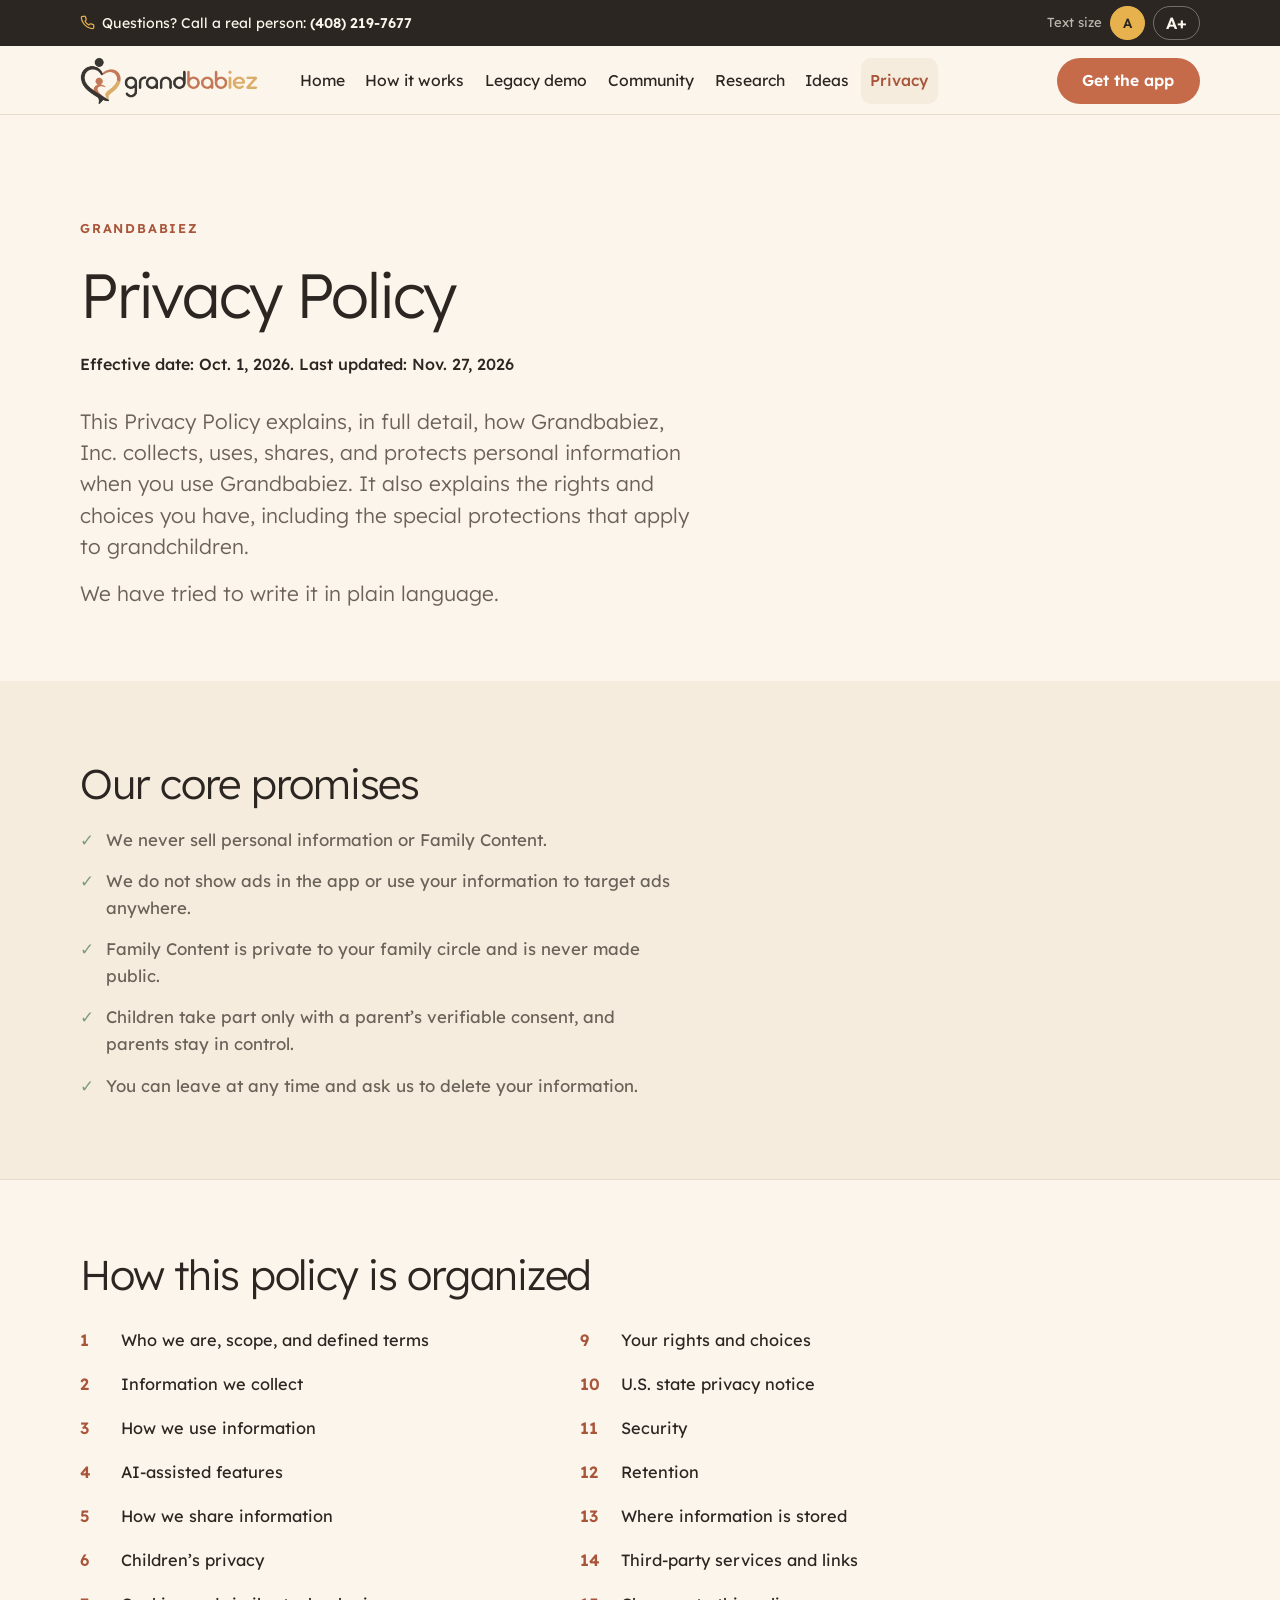
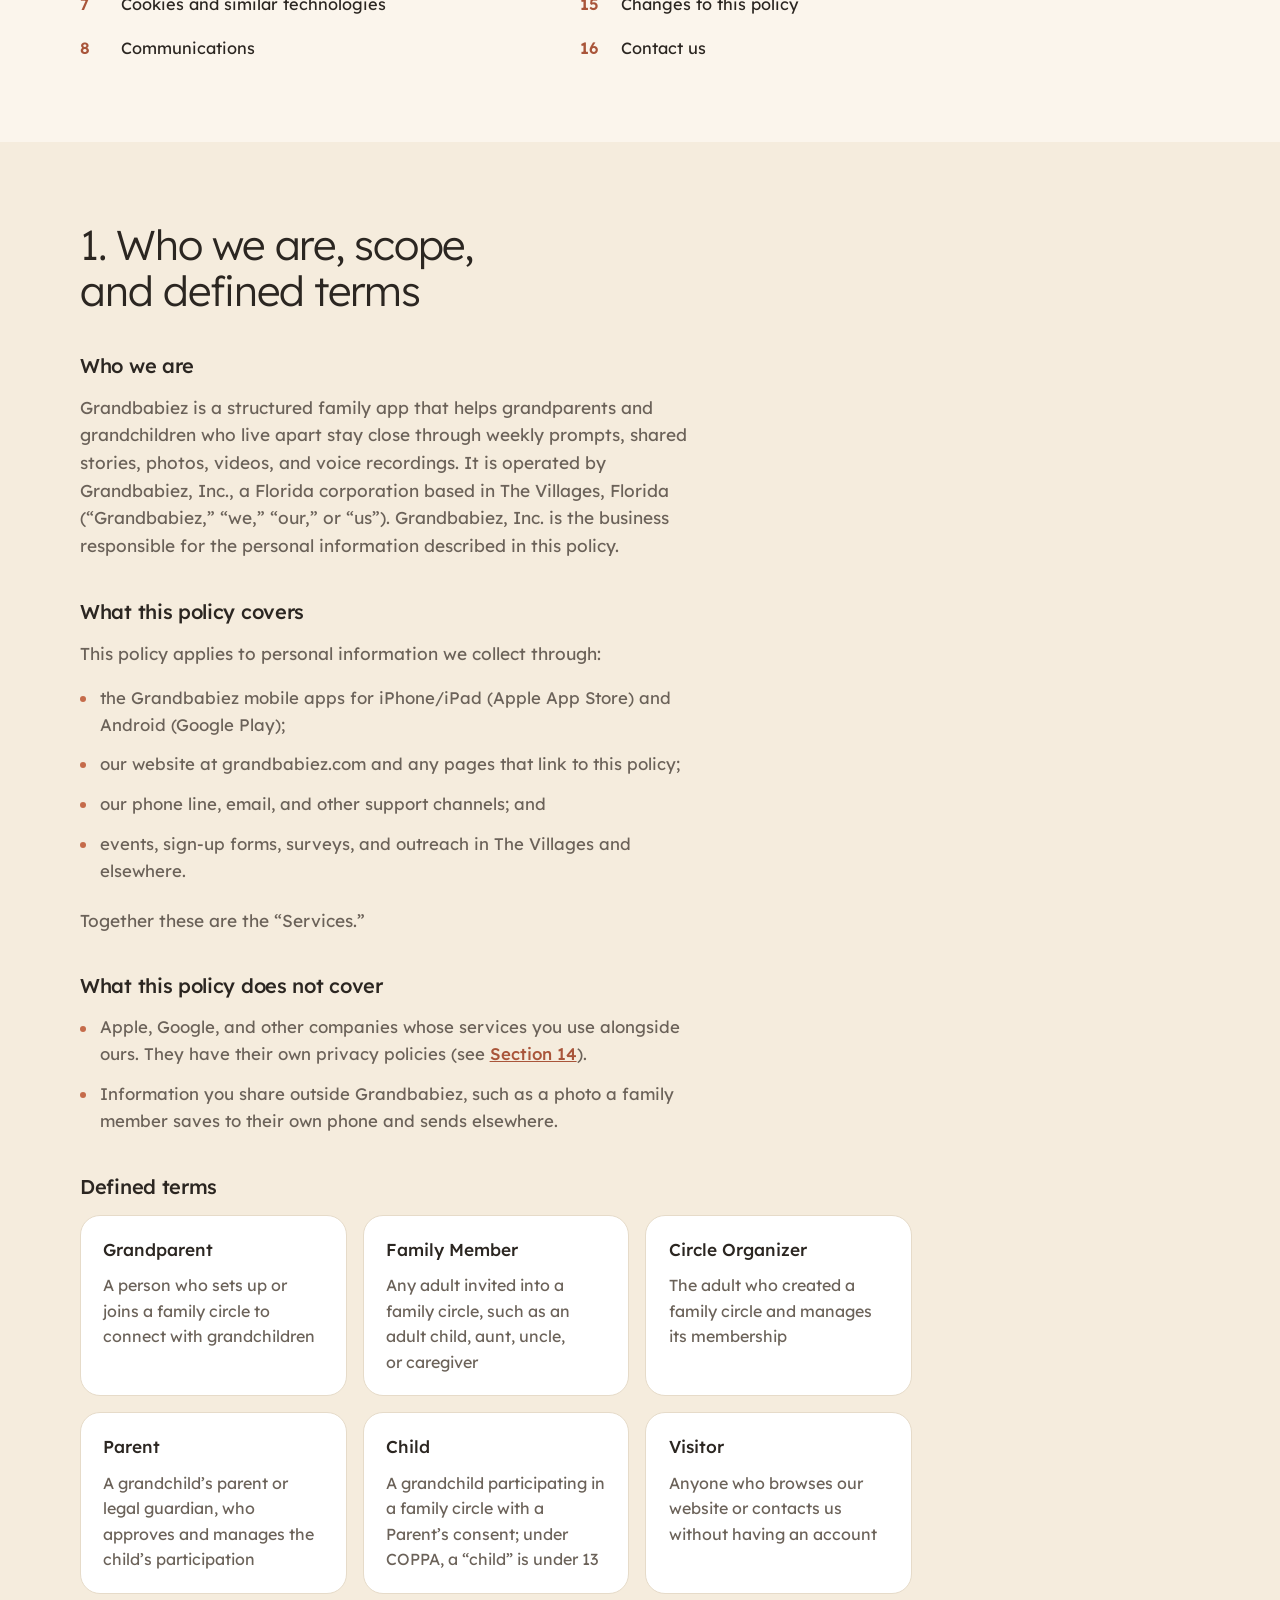
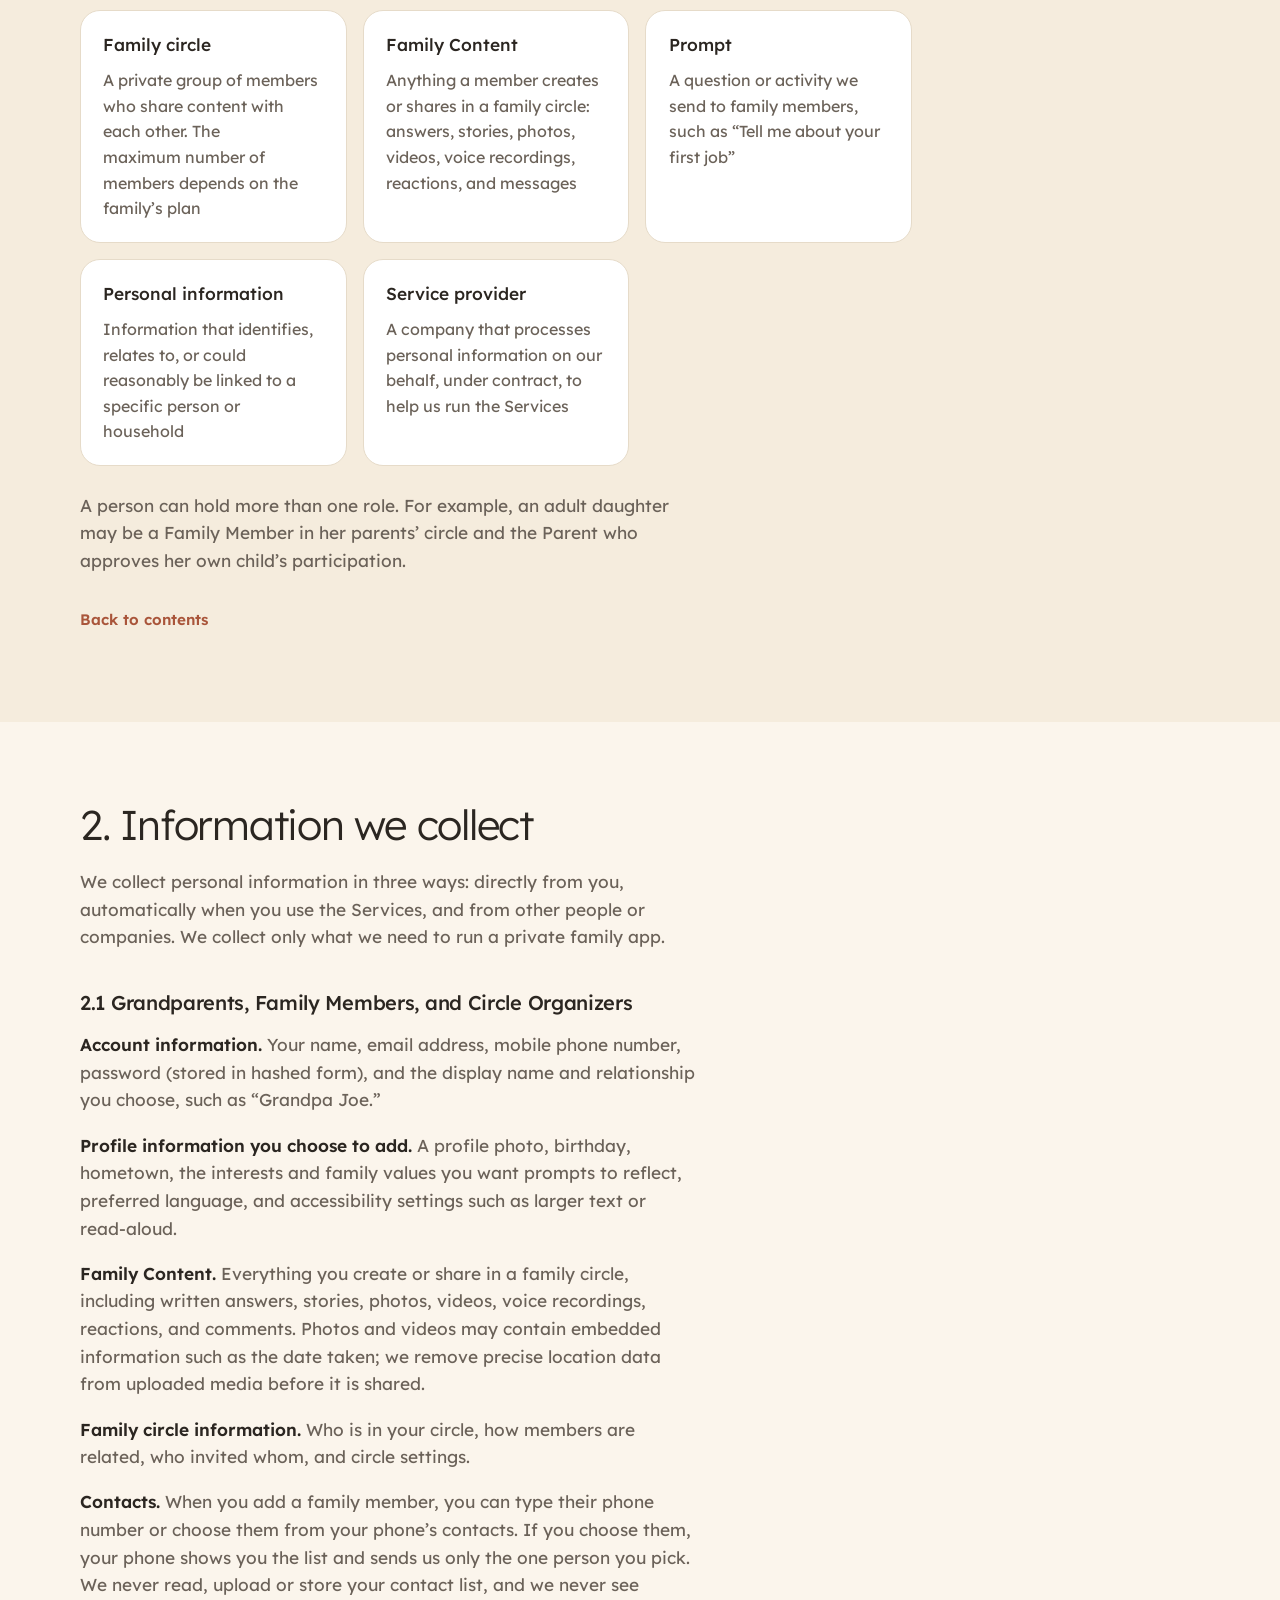
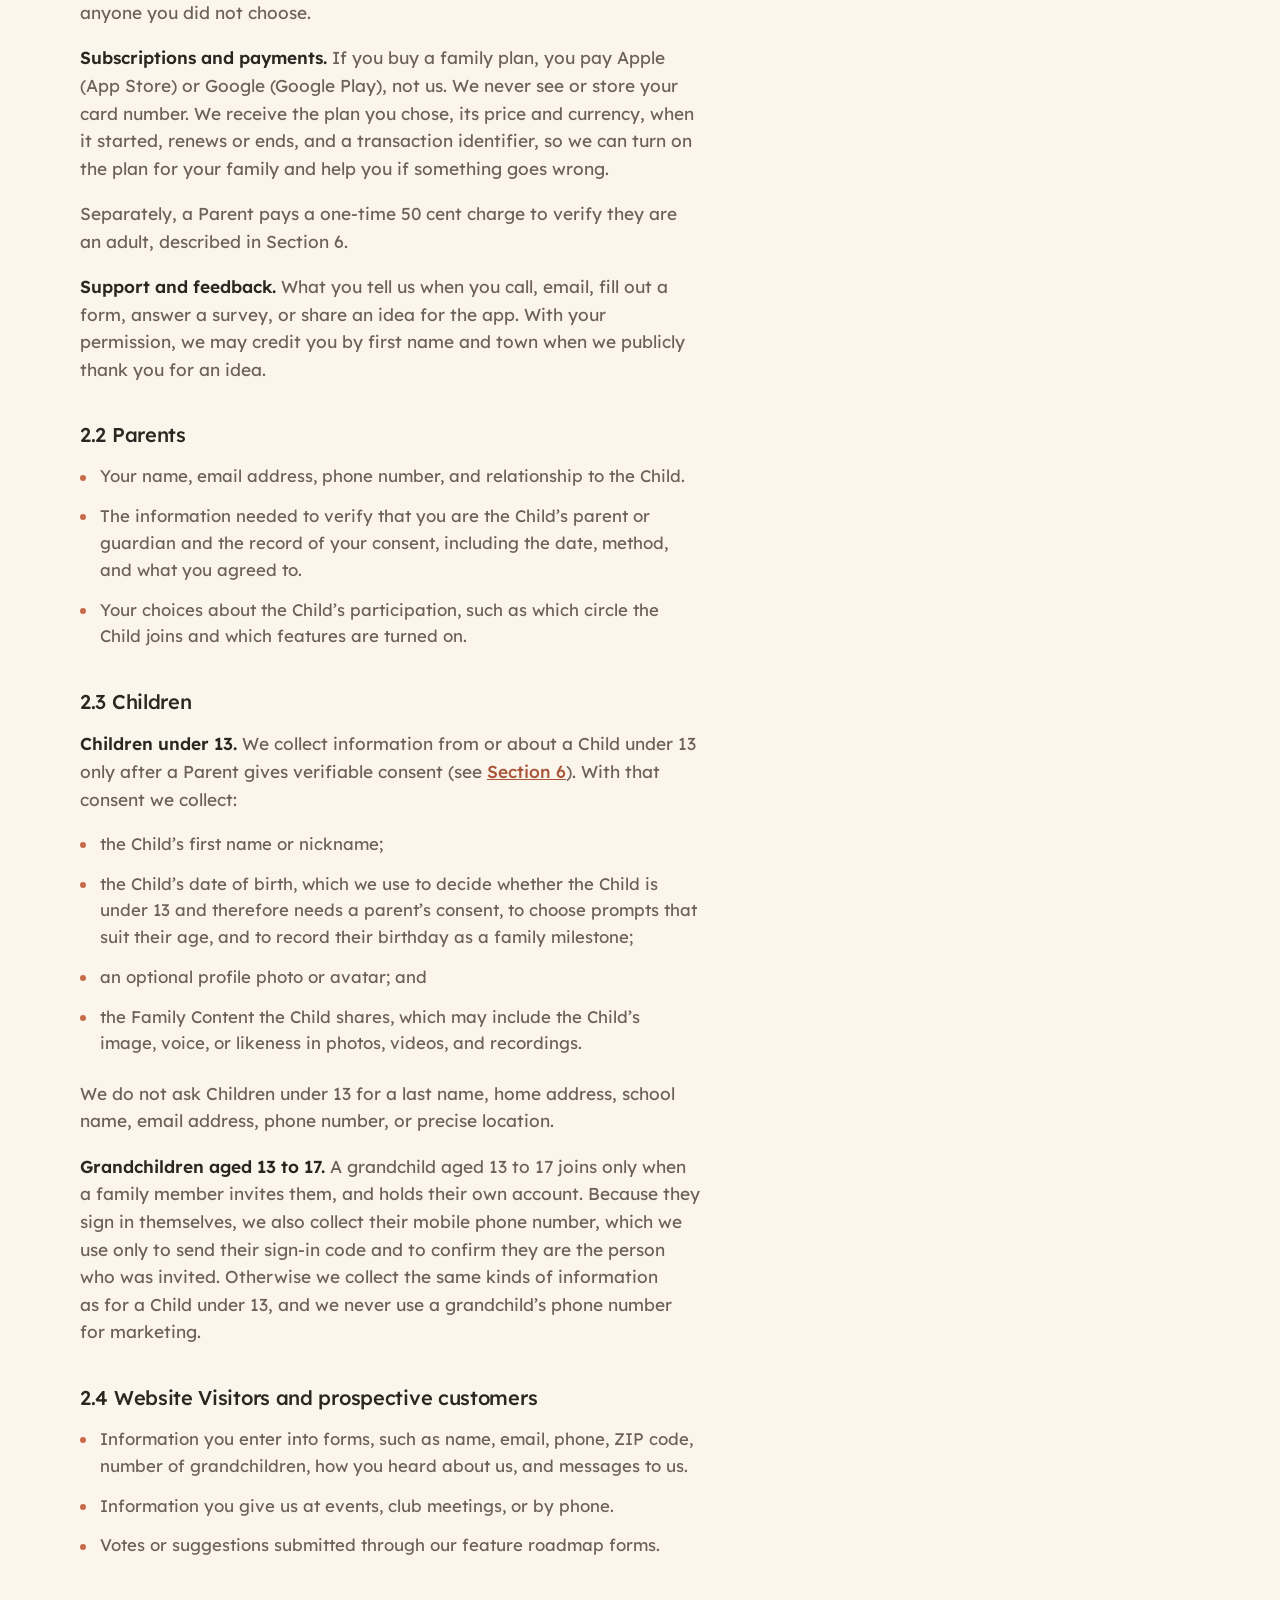
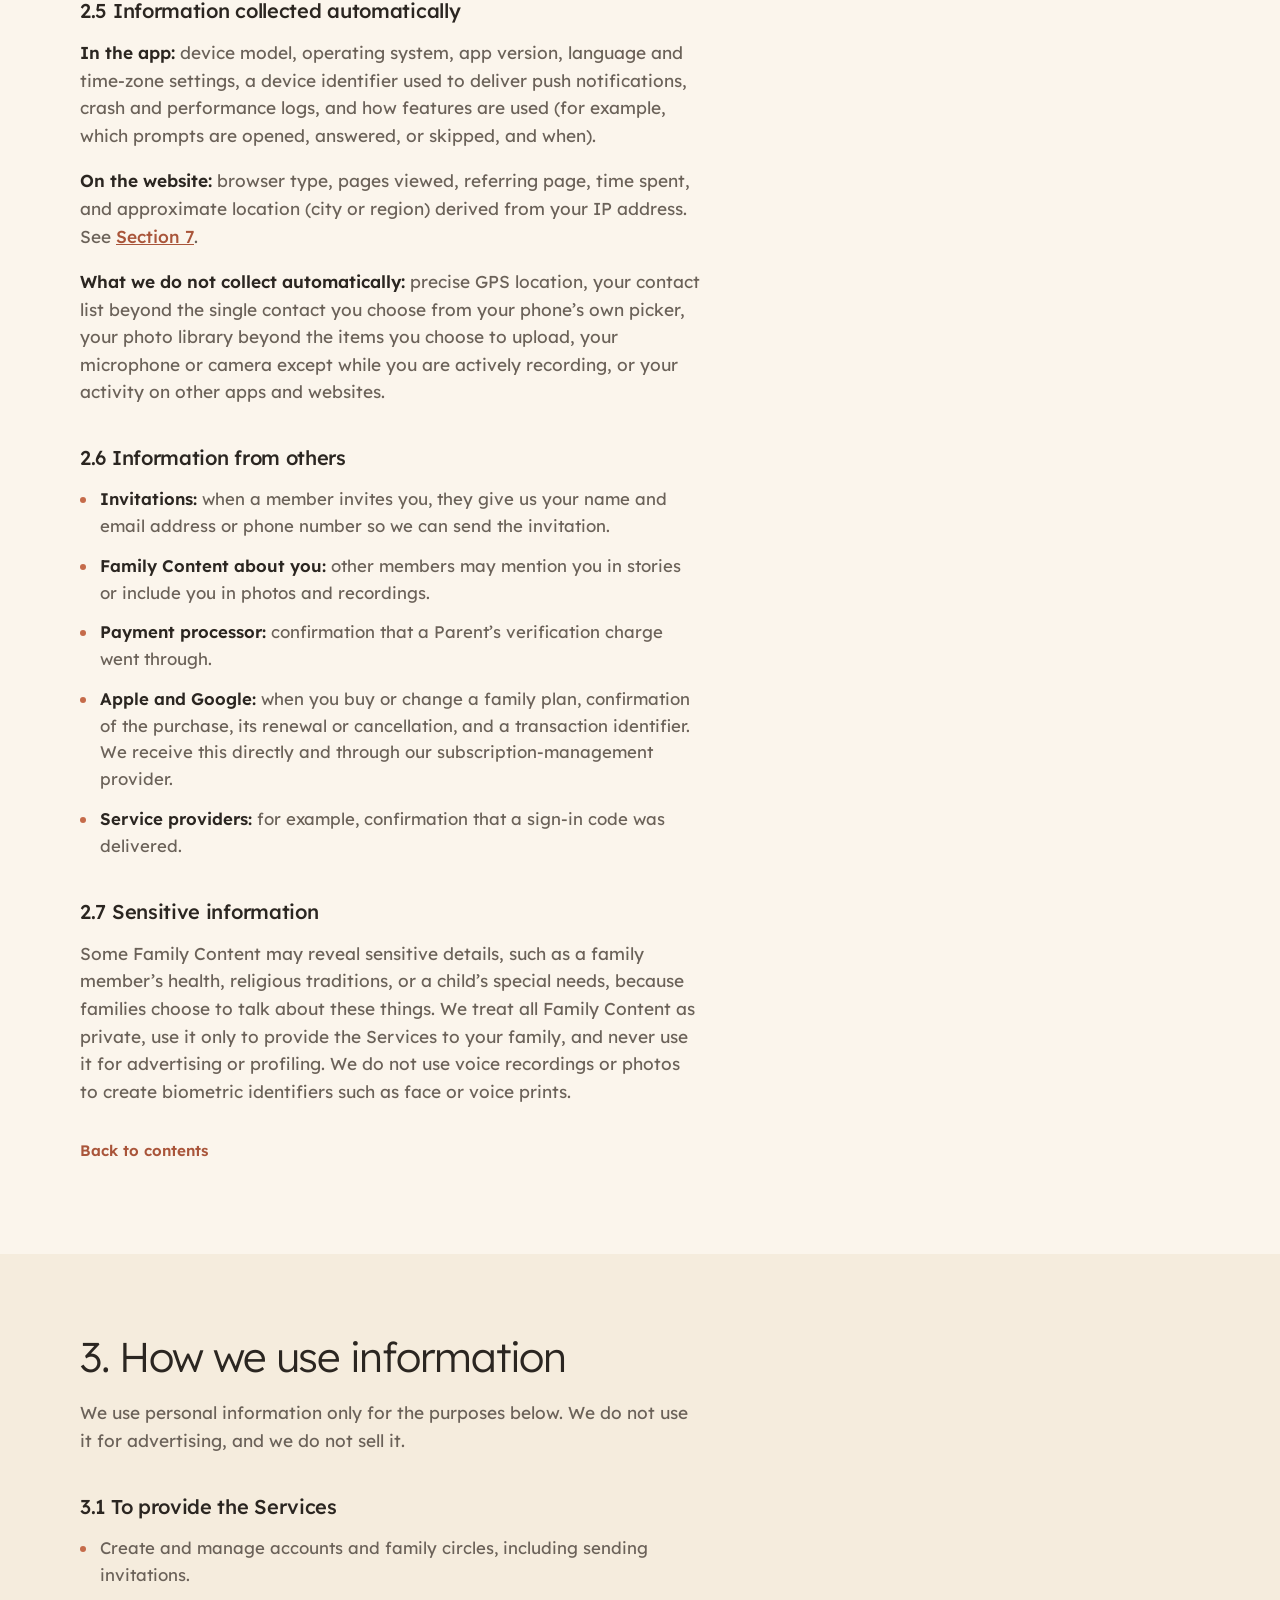
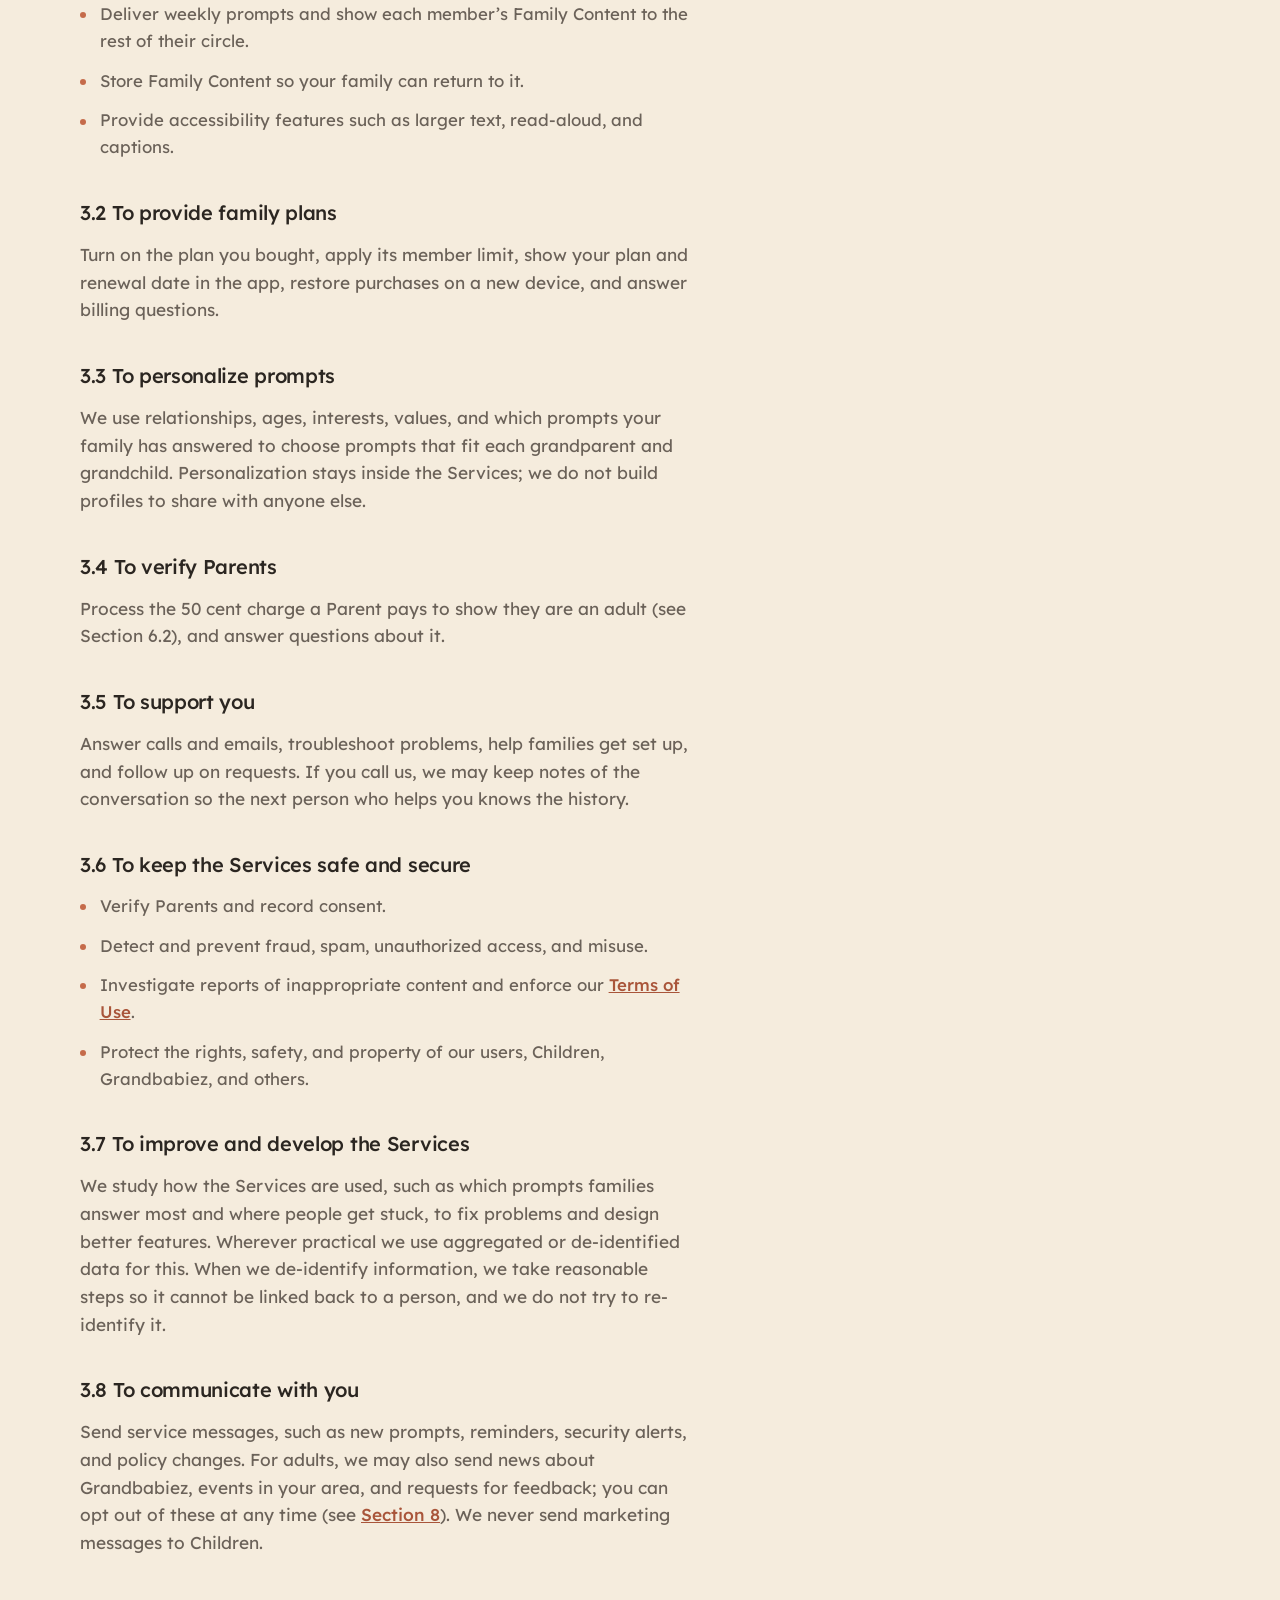
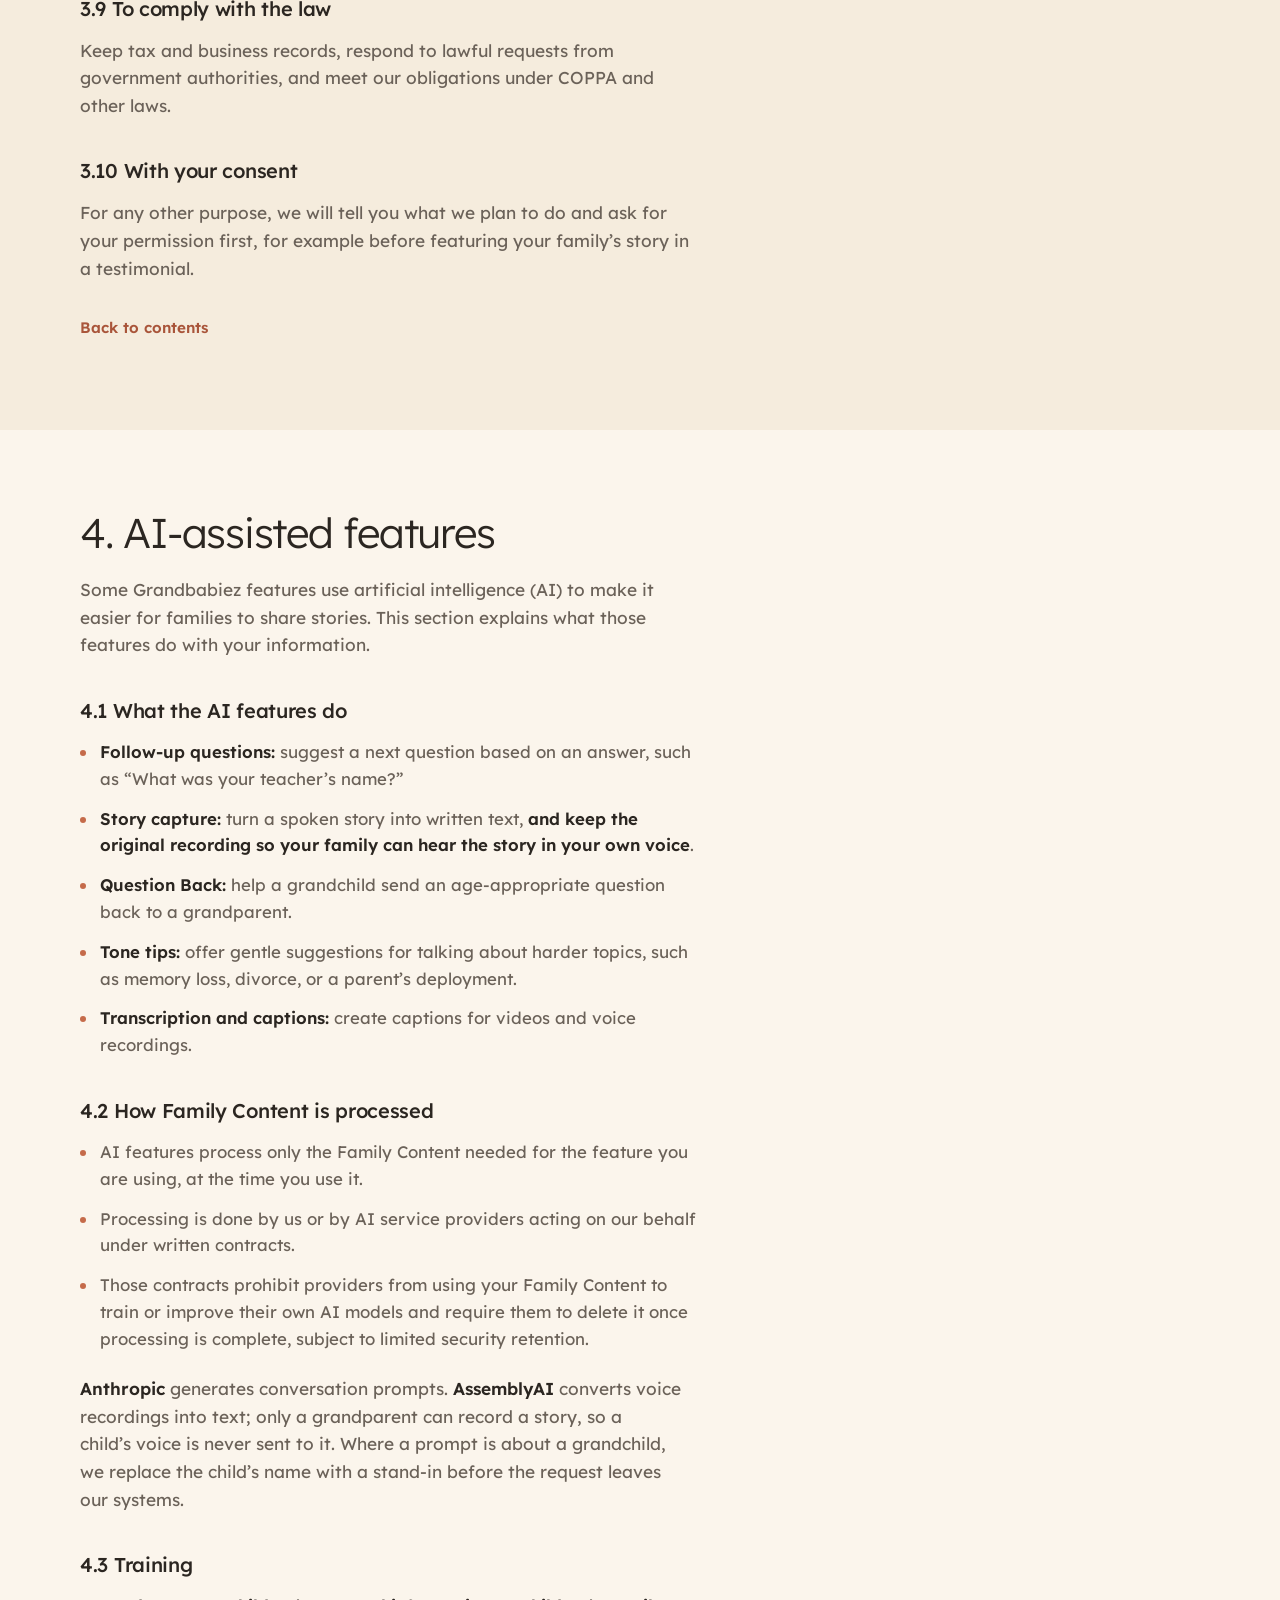
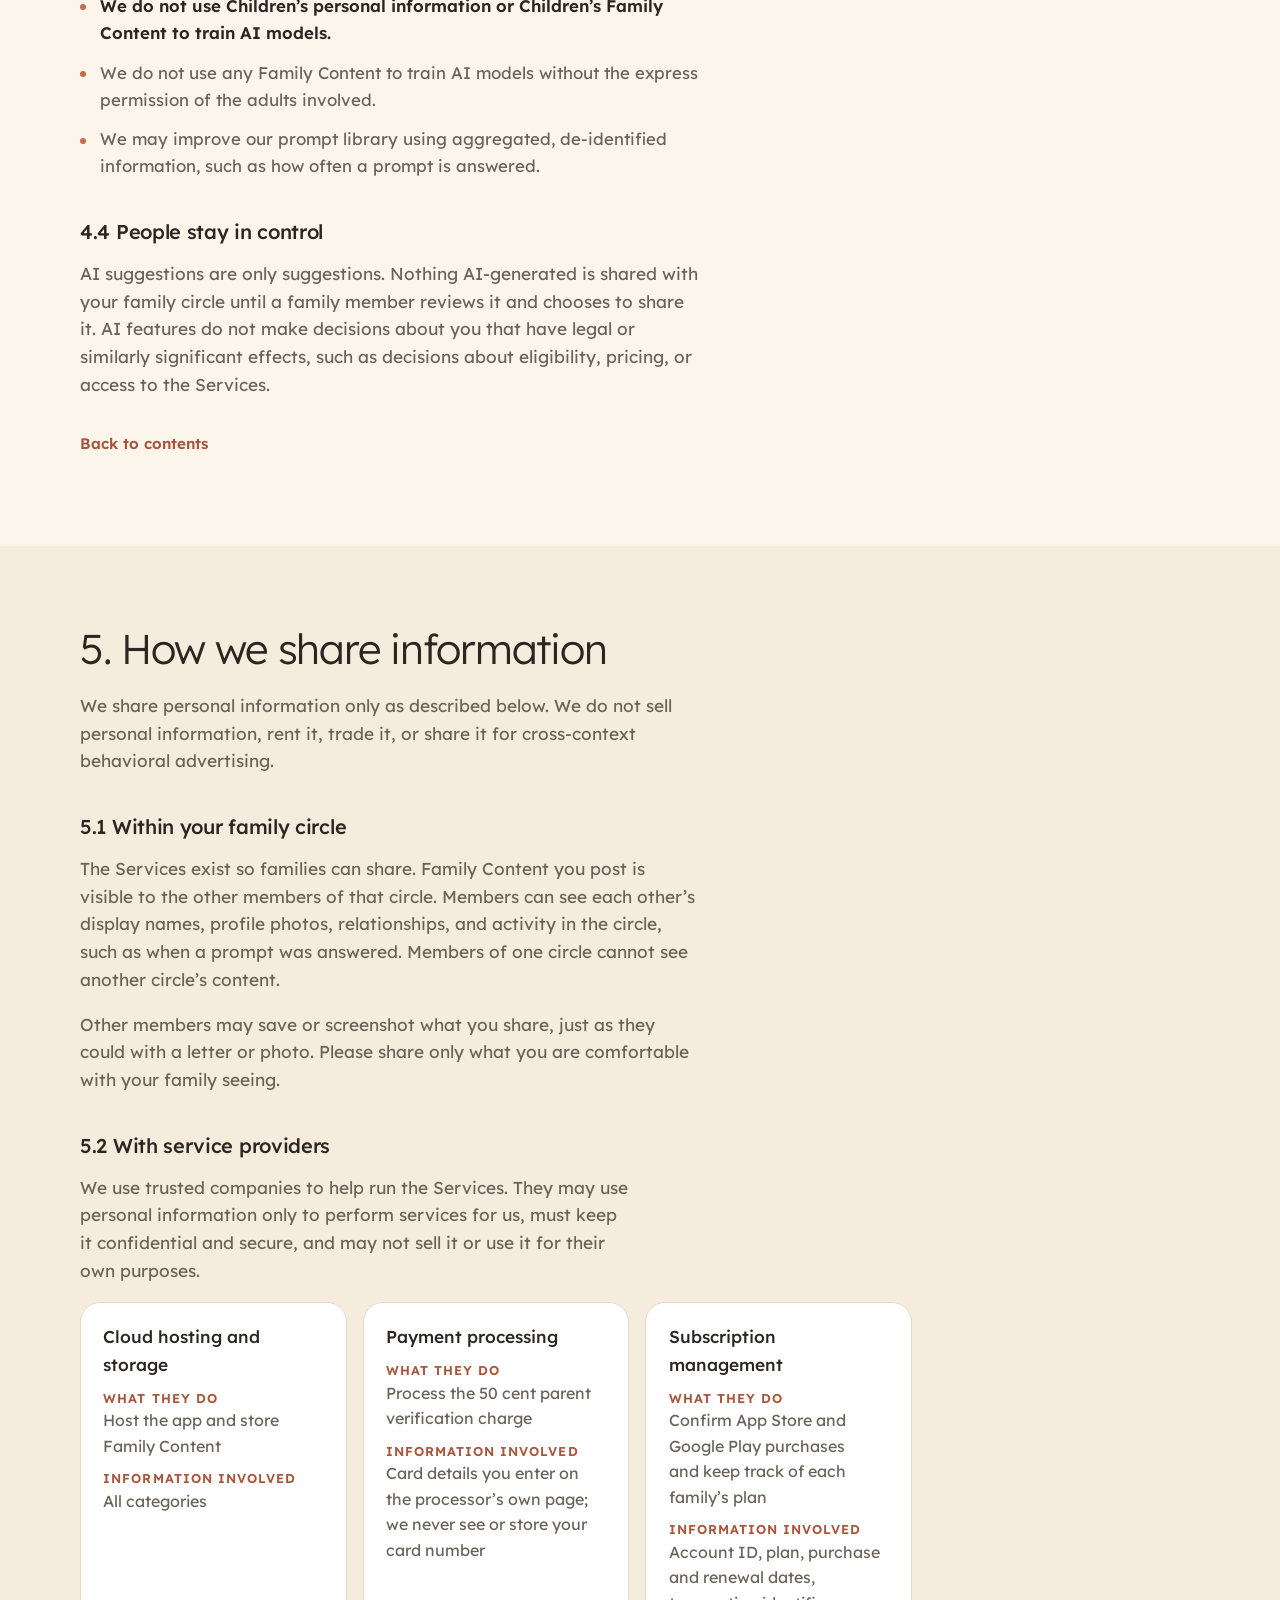
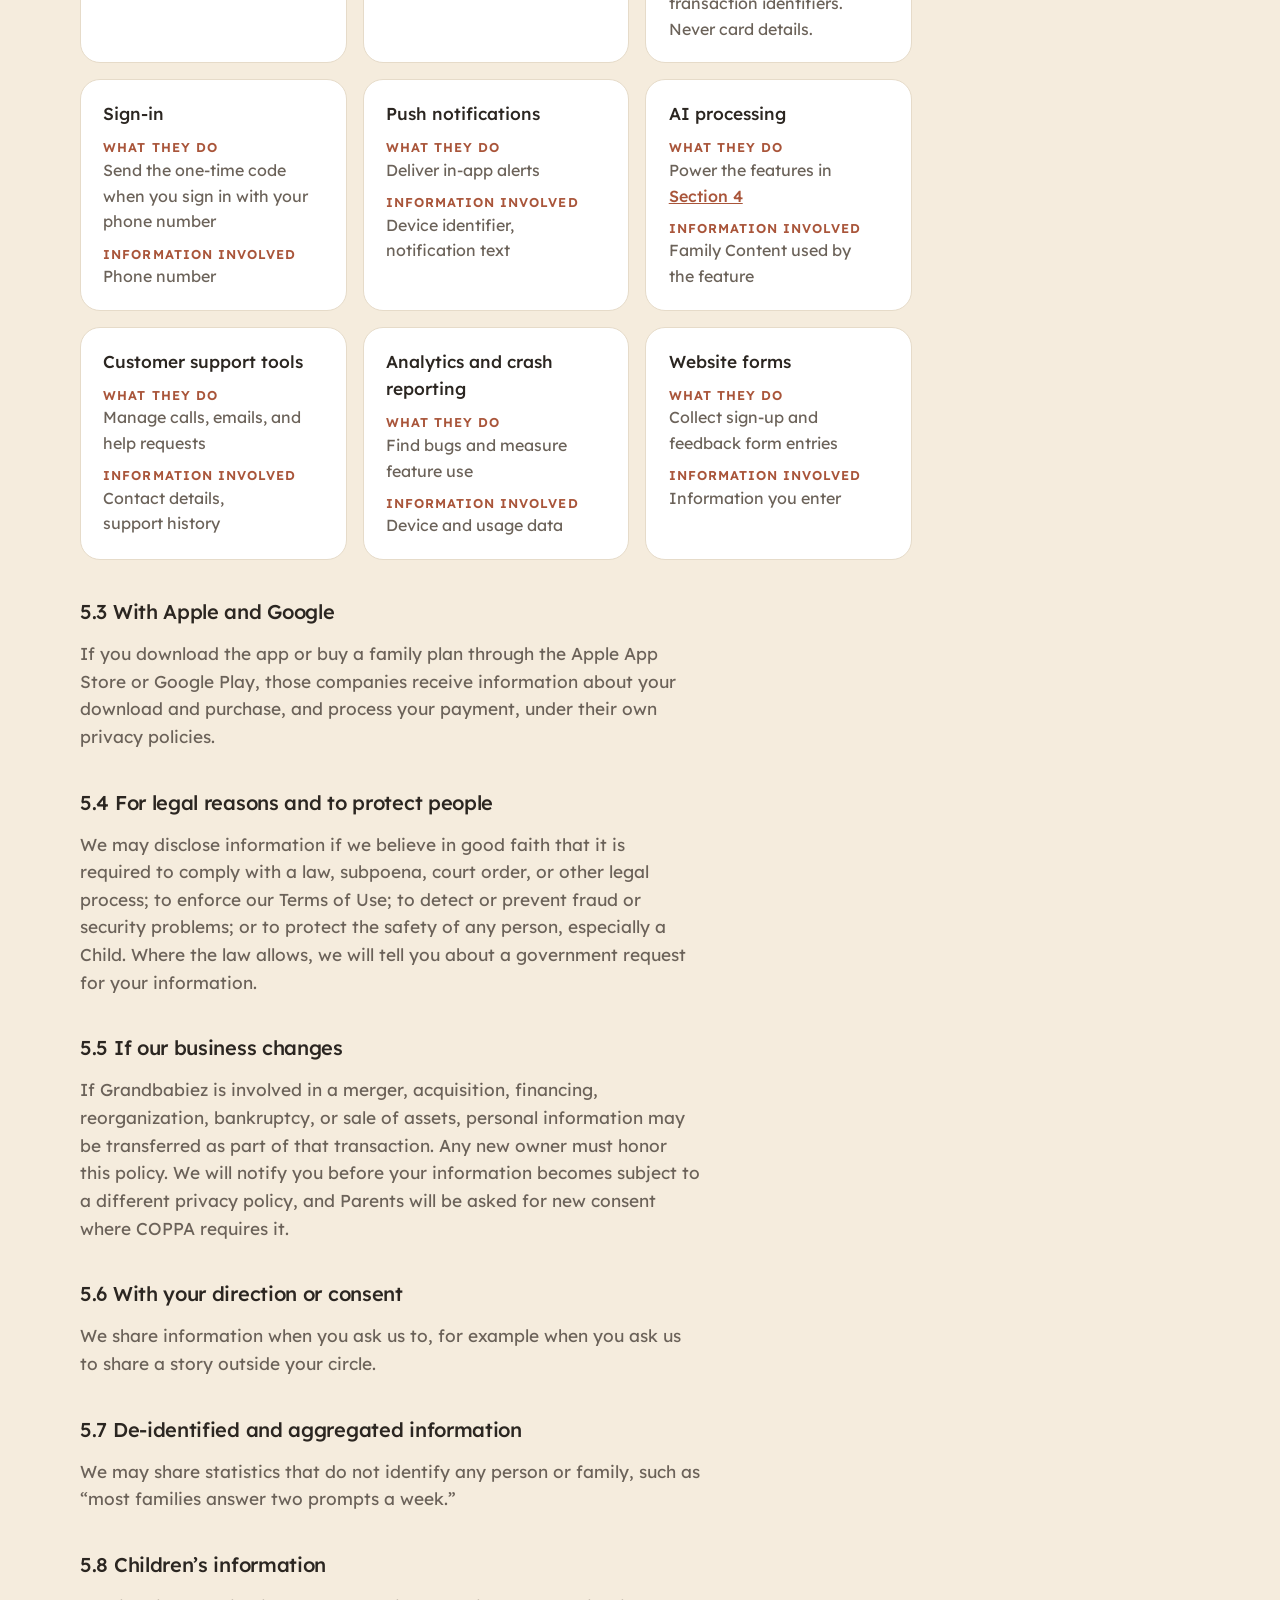
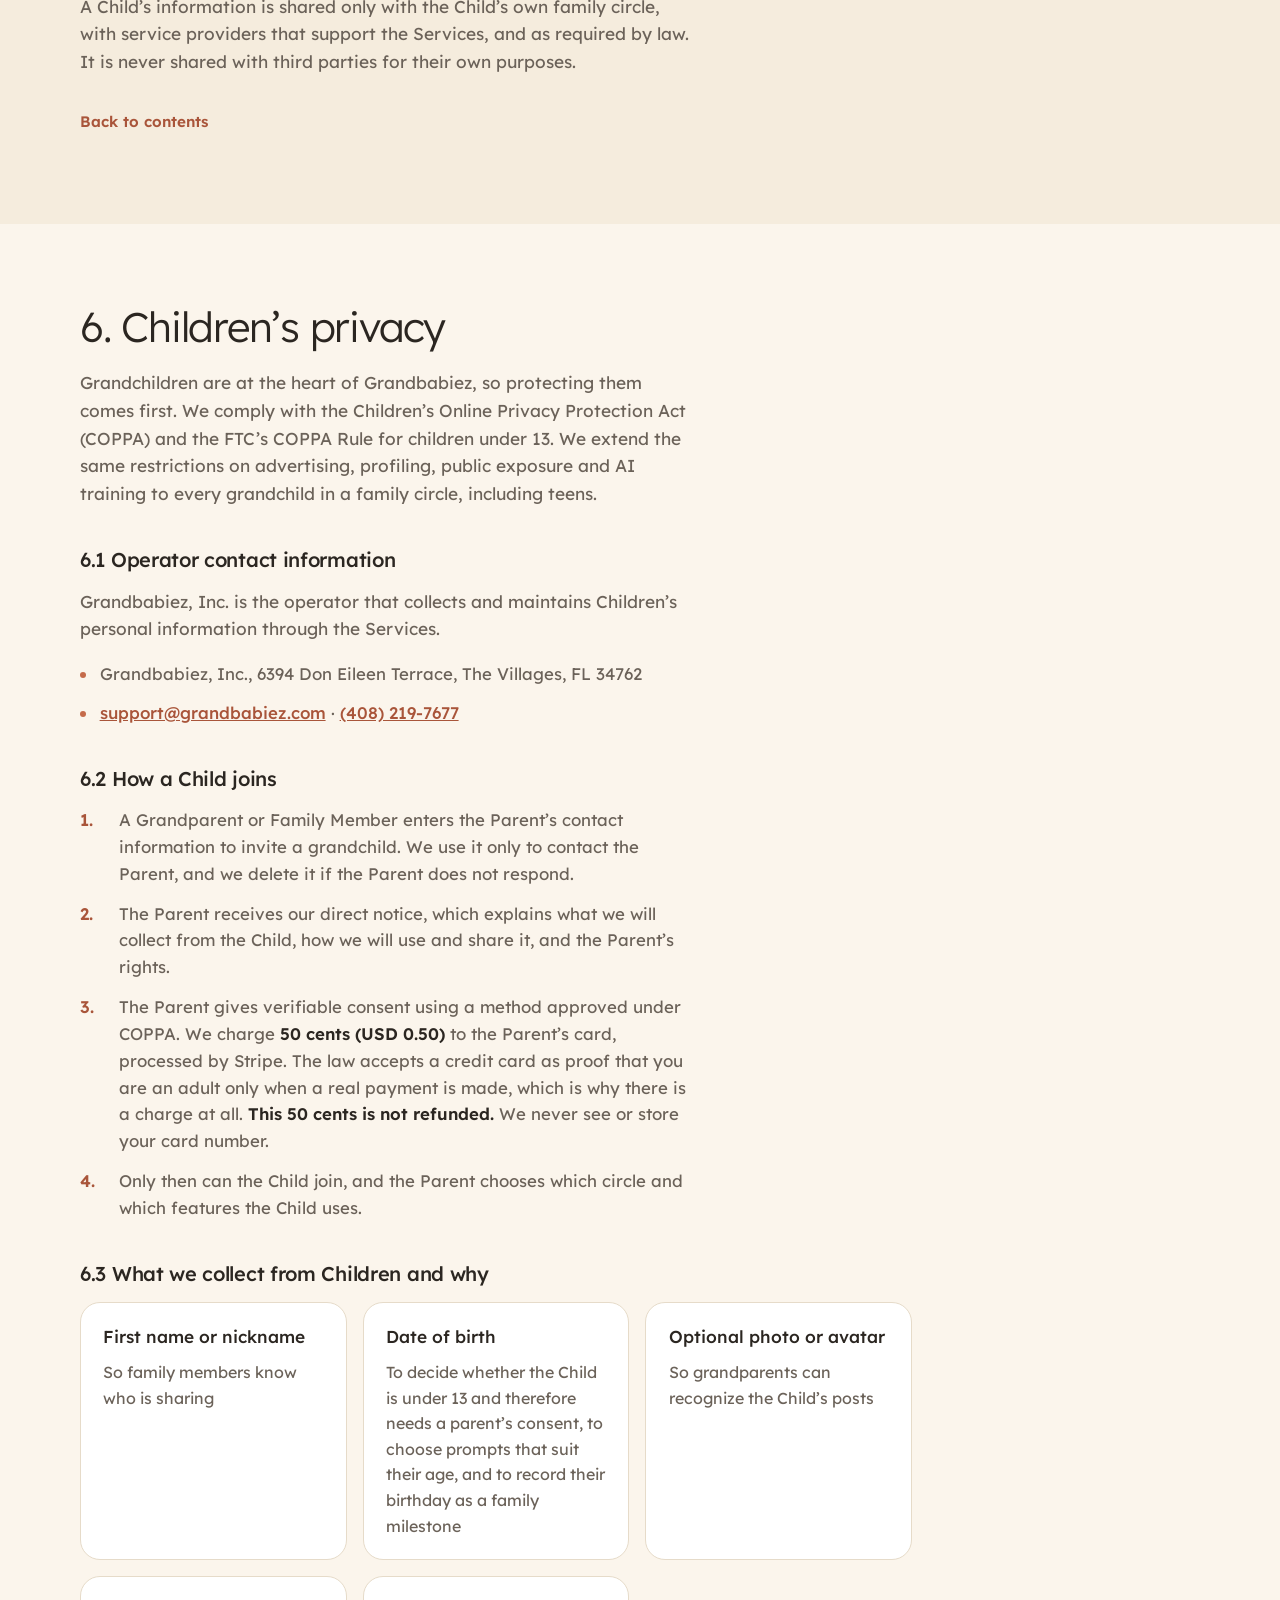
<file: privacy.html>
<!DOCTYPE html>
<html lang="en">
<head>
<meta charset="utf-8">
<meta name="viewport" content="width=device-width, initial-scale=1">
<meta name="facebook-domain-verification" content="qf9j9x7qjsza3waerikh86qsavqz3l">
<title>Privacy Policy — Grandbabiez</title>
<meta name="description" content="How Grandbabiez collects, uses, shares, and protects personal information, and the special protections that apply to grandchildren.">
<meta name="theme-color" content="#FBF5EC">
<link rel="icon" href="favicon.png" sizes="32x32" type="image/png">
<link rel="icon" href="icon-192.png" sizes="192x192" type="image/png">
<link rel="apple-touch-icon" href="apple-touch-icon.png">
<link rel="manifest" href="site.webmanifest">
<link rel="canonical" href="https://grandbabiez.com/privacy.html">
<meta property="og:type" content="website">
<meta property="og:title" content="Privacy Policy — Grandbabiez">
<meta property="og:description" content="How Grandbabiez collects, uses, shares, and protects personal information, and the special protections that apply to grandchildren.">
<link rel="preconnect" href="https://fonts.googleapis.com">
<link rel="preconnect" href="https://fonts.gstatic.com" crossorigin>
<link href="https://fonts.googleapis.com/css2?family=Lexend+Deca:wght@300;400;500;600&display=swap" rel="stylesheet">
<link rel="stylesheet" href="styles.css">
</head>
<body>
<a class="skip" href="#main">Skip to content</a>
<div style="background:#FBF5EC; color:#2B2621; font-family:'Lexend Deca',system-ui,sans-serif; line-height:1.6;">

  <header style="position:sticky; top:0; z-index:40; background:#FBF5EC; border-bottom:1px solid #E6DBC9;">
  <div style="background:#2B2621; color:#FBF5EC;">
    <div style="max-width:78rem; margin:0 auto; padding:0.3rem clamp(1.25rem,5vw,4rem); display:flex; align-items:center; justify-content:space-between; gap:1rem; flex-wrap:wrap;">
      <a class="striplink" href="tel:+14082197677" style="display:inline-flex; align-items:center; gap:0.45rem; min-height:36px; color:#FBF5EC; text-decoration:none; font-size:0.88rem;">
        <svg width="15" height="15" viewBox="0 0 24 24" fill="none" stroke="#E7B24D" stroke-width="2" stroke-linecap="round" stroke-linejoin="round" aria-hidden="true"><path d="M22 16.92v3a2 2 0 0 1-2.18 2 19.79 19.79 0 0 1-8.63-3.07 19.5 19.5 0 0 1-6-6 19.79 19.79 0 0 1-3.07-8.67A2 2 0 0 1 4.11 2h3a2 2 0 0 1 2 1.72c.127.96.361 1.903.7 2.81a2 2 0 0 1-.45 2.11L8.09 9.91a16 16 0 0 0 6 6l1.27-1.27a2 2 0 0 1 2.11-.45c.907.339 1.85.573 2.81.7A2 2 0 0 1 22 16.92z"></path></svg>
        <span style="white-space:nowrap;">Questions? Call a real person: <strong style="font-weight:600;">(408) 219-7677</strong></span>
      </a>
      <div style="display:flex; align-items:center; gap:0.5rem; flex-shrink:0;">
        <span style="font-size:0.82rem; color:rgba(251,245,236,.7); white-space:nowrap;">Text size</span>
        <button type="button" id="size-normal" class="sizebtn" aria-pressed="true" style="min-height:34px; padding:0.15rem 0.75rem; border-radius:999px; cursor:pointer; font-weight:600; font-size:0.84rem;">A</button>
        <button type="button" id="size-large" class="sizebtn" aria-pressed="false" style="min-height:34px; padding:0.15rem 0.75rem; border-radius:999px; cursor:pointer; font-weight:600; font-size:1.02rem;">A+</button>
      </div>
    </div>
  </div>
  <div style="max-width:78rem; margin:0 auto; padding:0.85rem clamp(1.25rem,5vw,4rem) 0.5rem; display:flex; align-items:center; justify-content:space-between; gap:1.25rem;">
    <a href="index.html" style="display:inline-flex; align-items:center; flex-shrink:0;">
      <img src="assets/logo.png" alt="Grandbabiez" width="660" height="178" style="height:48px; width:auto; display:block;">
    </a>
    <div style="display:flex; align-items:center; gap:0.6rem; flex-shrink:0;">
      <button type="button" id="menu-btn" aria-expanded="false" aria-controls="gb-nav" style="min-height:46px; padding:0.35rem 1.1rem; border-radius:999px; border:1.5px solid #E6DBC9; background:transparent; color:#2B2621; font-weight:600; font-size:0.92rem; cursor:pointer;">Menu</button>
      <a class="btn-primary" href="index.html#get-the-app" style="display:inline-flex; align-items:center; min-height:46px; padding:0.5rem 1.6rem; border-radius:999px; background:#C56B4A; color:#fff; text-decoration:none; font-weight:600; font-size:0.98rem;">Get the app</a>
    </div>
  </div>
  <div id="gb-navwrap" style="max-width:78rem; margin:0 auto; padding:0 clamp(1.25rem,5vw,4rem) 0.5rem;">
    <nav id="gb-nav" style="display:flex; align-items:center; gap:0.1rem; flex-wrap:wrap; margin-left:-0.8rem;">
        <a href="index.html" class="navlink" style="display:inline-flex; align-items:center; min-height:46px; padding:0.4rem 0.8rem; text-decoration:none; font-size:0.98rem; border-radius:10px; white-space:nowrap; color:#2B2621; font-weight:400;">Home</a>
        <a href="index.html#how-it-works" class="navlink" style="display:inline-flex; align-items:center; min-height:46px; padding:0.4rem 0.8rem; text-decoration:none; font-size:0.98rem; border-radius:10px; white-space:nowrap; color:#2B2621; font-weight:400;">How it works</a>
        <a href="legacy-demo.html" class="navlink" style="display:inline-flex; align-items:center; min-height:46px; padding:0.4rem 0.8rem; text-decoration:none; font-size:0.98rem; border-radius:10px; white-space:nowrap; color:#2B2621; font-weight:400;">Legacy demo</a>
        <a href="community.html" class="navlink" style="display:inline-flex; align-items:center; min-height:46px; padding:0.4rem 0.8rem; text-decoration:none; font-size:0.98rem; border-radius:10px; white-space:nowrap; color:#2B2621; font-weight:400;">Community</a>
        <a href="research.html" class="navlink" style="display:inline-flex; align-items:center; min-height:46px; padding:0.4rem 0.8rem; text-decoration:none; font-size:0.98rem; border-radius:10px; white-space:nowrap; color:#2B2621; font-weight:400;">Research</a>
        <a href="ideas.html" class="navlink" style="display:inline-flex; align-items:center; min-height:46px; padding:0.4rem 0.8rem; text-decoration:none; font-size:0.98rem; border-radius:10px; white-space:nowrap; color:#2B2621; font-weight:400;">Ideas</a>
        <a href="privacy.html" aria-current="page" class="navlink" style="display:inline-flex; align-items:center; min-height:46px; padding:0.4rem 0.8rem; text-decoration:none; font-size:0.98rem; border-radius:10px; white-space:nowrap; color:#A9553A; background:#F5ECDD; font-weight:500;">Privacy</a>
    </nav>
  </div>
</header>

  <main id="main">

    <section style="max-width:78rem; margin:0 auto; padding:clamp(3.5rem,8vw,6.5rem) clamp(1.25rem,5vw,4rem) clamp(2.5rem,5vw,3.5rem);">
      <p style="margin:0 0 1.5rem; font-size:0.8rem; font-weight:600; letter-spacing:0.14em; text-transform:uppercase; color:#A9553A;">Grandbabiez</p>
      <h1 style="margin:0 0 1.5rem; font-weight:300; font-size:clamp(2.3rem,5.4vw,3.9rem); line-height:1.06; letter-spacing:-0.035em; max-width:20ch; text-wrap:balance;">Privacy Policy</h1>
      <p style="margin:0 0 1.75rem; font-size:1rem; font-weight:500; color:#2B2621;">Effective date: Oct. 1, 2026. Last updated: Nov. 27, 2026</p>
      <p style="margin:0 0 1rem; font-size:clamp(1.1rem,1.9vw,1.3rem); font-weight:300; line-height:1.5; color:#6B6259; max-width:48ch; text-wrap:pretty;">This Privacy Policy explains, in full detail, how Grandbabiez, Inc. collects, uses, shares, and protects personal information when you use Grandbabiez. It also explains the rights and choices you have, including the special protections that apply to grandchildren.</p><p style="margin:0 0 1rem; font-size:clamp(1.1rem,1.9vw,1.3rem); font-weight:300; line-height:1.5; color:#6B6259; max-width:48ch; text-wrap:pretty;">We have tried to write it in plain language.</p>
    </section>

    <section style="background:#F5ECDD;">
      <div style="max-width:78rem; margin:0 auto; padding:clamp(3rem,7vw,5rem) clamp(1.25rem,5vw,4rem);">
        <div style="max-width:52rem;">
          <h2 style="margin:0 0 1.25rem; font-weight:300; font-size:clamp(1.8rem,3.6vw,2.6rem); line-height:1.1; letter-spacing:-0.03em; max-width:24ch; text-wrap:balance;">Our core promises</h2>
          <ul style="list-style:none; margin:0; padding:0; display:grid; gap:0.9rem; max-width:60ch;"><li style="display:grid; grid-template-columns:auto 1fr; gap:0.75rem; font-size:1.05rem; color:#6B6259;"><span aria-hidden="true" style="color:#7C9B84; font-weight:700;">&#10003;</span>We never sell personal information or Family Content.</li><li style="display:grid; grid-template-columns:auto 1fr; gap:0.75rem; font-size:1.05rem; color:#6B6259;"><span aria-hidden="true" style="color:#7C9B84; font-weight:700;">&#10003;</span>We do not show ads in the app or use your information to target ads anywhere.</li><li style="display:grid; grid-template-columns:auto 1fr; gap:0.75rem; font-size:1.05rem; color:#6B6259;"><span aria-hidden="true" style="color:#7C9B84; font-weight:700;">&#10003;</span>Family Content is private to your family circle and is never made public.</li><li style="display:grid; grid-template-columns:auto 1fr; gap:0.75rem; font-size:1.05rem; color:#6B6259;"><span aria-hidden="true" style="color:#7C9B84; font-weight:700;">&#10003;</span>Children take part only with a parent’s verifiable consent, and parents stay in control.</li><li style="display:grid; grid-template-columns:auto 1fr; gap:0.75rem; font-size:1.05rem; color:#6B6259;"><span aria-hidden="true" style="color:#7C9B84; font-weight:700;">&#10003;</span>You can leave at any time and ask us to delete your information.</li></ul>
        </div>
      </div>
    </section>

    <nav id="contents" aria-labelledby="contents-h" style="scroll-margin-top:11rem; border-top:1px solid #E6DBC9;">
      <div style="max-width:78rem; margin:0 auto; padding:clamp(3rem,7vw,4.5rem) clamp(1.25rem,5vw,4rem);">
        <h2 id="contents-h" style="margin:0 0 1.25rem; font-weight:300; font-size:clamp(1.8rem,3.6vw,2.6rem); line-height:1.1; letter-spacing:-0.03em; max-width:24ch; text-wrap:balance;">How this policy is organized</h2>
        <ol style="list-style:none; margin:0; padding:0; columns:2 20rem; column-gap:2.5rem; max-width:60rem;"><li style="break-inside:avoid;"><a href="#s1" class="hv7" style="display:flex; align-items:center; gap:0.75rem; min-height:44px; color:#2B2621; text-decoration:none; font-size:1.02rem;"><span aria-hidden="true" style="min-width:1.8rem; font-weight:600; color:#A9553A;">1</span><span>Who we are, scope, and defined terms</span></a></li><li style="break-inside:avoid;"><a href="#s2" class="hv7" style="display:flex; align-items:center; gap:0.75rem; min-height:44px; color:#2B2621; text-decoration:none; font-size:1.02rem;"><span aria-hidden="true" style="min-width:1.8rem; font-weight:600; color:#A9553A;">2</span><span>Information we collect</span></a></li><li style="break-inside:avoid;"><a href="#s3" class="hv7" style="display:flex; align-items:center; gap:0.75rem; min-height:44px; color:#2B2621; text-decoration:none; font-size:1.02rem;"><span aria-hidden="true" style="min-width:1.8rem; font-weight:600; color:#A9553A;">3</span><span>How we use information</span></a></li><li style="break-inside:avoid;"><a href="#s4" class="hv7" style="display:flex; align-items:center; gap:0.75rem; min-height:44px; color:#2B2621; text-decoration:none; font-size:1.02rem;"><span aria-hidden="true" style="min-width:1.8rem; font-weight:600; color:#A9553A;">4</span><span>AI-assisted features</span></a></li><li style="break-inside:avoid;"><a href="#s5" class="hv7" style="display:flex; align-items:center; gap:0.75rem; min-height:44px; color:#2B2621; text-decoration:none; font-size:1.02rem;"><span aria-hidden="true" style="min-width:1.8rem; font-weight:600; color:#A9553A;">5</span><span>How we share information</span></a></li><li style="break-inside:avoid;"><a href="#s6" class="hv7" style="display:flex; align-items:center; gap:0.75rem; min-height:44px; color:#2B2621; text-decoration:none; font-size:1.02rem;"><span aria-hidden="true" style="min-width:1.8rem; font-weight:600; color:#A9553A;">6</span><span>Children’s privacy</span></a></li><li style="break-inside:avoid;"><a href="#s7" class="hv7" style="display:flex; align-items:center; gap:0.75rem; min-height:44px; color:#2B2621; text-decoration:none; font-size:1.02rem;"><span aria-hidden="true" style="min-width:1.8rem; font-weight:600; color:#A9553A;">7</span><span>Cookies and similar technologies</span></a></li><li style="break-inside:avoid;"><a href="#s8" class="hv7" style="display:flex; align-items:center; gap:0.75rem; min-height:44px; color:#2B2621; text-decoration:none; font-size:1.02rem;"><span aria-hidden="true" style="min-width:1.8rem; font-weight:600; color:#A9553A;">8</span><span>Communications</span></a></li><li style="break-inside:avoid;"><a href="#s9" class="hv7" style="display:flex; align-items:center; gap:0.75rem; min-height:44px; color:#2B2621; text-decoration:none; font-size:1.02rem;"><span aria-hidden="true" style="min-width:1.8rem; font-weight:600; color:#A9553A;">9</span><span>Your rights and choices</span></a></li><li style="break-inside:avoid;"><a href="#s10" class="hv7" style="display:flex; align-items:center; gap:0.75rem; min-height:44px; color:#2B2621; text-decoration:none; font-size:1.02rem;"><span aria-hidden="true" style="min-width:1.8rem; font-weight:600; color:#A9553A;">10</span><span>U.S. state privacy notice</span></a></li><li style="break-inside:avoid;"><a href="#s11" class="hv7" style="display:flex; align-items:center; gap:0.75rem; min-height:44px; color:#2B2621; text-decoration:none; font-size:1.02rem;"><span aria-hidden="true" style="min-width:1.8rem; font-weight:600; color:#A9553A;">11</span><span>Security</span></a></li><li style="break-inside:avoid;"><a href="#s12" class="hv7" style="display:flex; align-items:center; gap:0.75rem; min-height:44px; color:#2B2621; text-decoration:none; font-size:1.02rem;"><span aria-hidden="true" style="min-width:1.8rem; font-weight:600; color:#A9553A;">12</span><span>Retention</span></a></li><li style="break-inside:avoid;"><a href="#s13" class="hv7" style="display:flex; align-items:center; gap:0.75rem; min-height:44px; color:#2B2621; text-decoration:none; font-size:1.02rem;"><span aria-hidden="true" style="min-width:1.8rem; font-weight:600; color:#A9553A;">13</span><span>Where information is stored</span></a></li><li style="break-inside:avoid;"><a href="#s14" class="hv7" style="display:flex; align-items:center; gap:0.75rem; min-height:44px; color:#2B2621; text-decoration:none; font-size:1.02rem;"><span aria-hidden="true" style="min-width:1.8rem; font-weight:600; color:#A9553A;">14</span><span>Third-party services and links</span></a></li><li style="break-inside:avoid;"><a href="#s15" class="hv7" style="display:flex; align-items:center; gap:0.75rem; min-height:44px; color:#2B2621; text-decoration:none; font-size:1.02rem;"><span aria-hidden="true" style="min-width:1.8rem; font-weight:600; color:#A9553A;">15</span><span>Changes to this policy</span></a></li><li style="break-inside:avoid;"><a href="#s16" class="hv7" style="display:flex; align-items:center; gap:0.75rem; min-height:44px; color:#2B2621; text-decoration:none; font-size:1.02rem;"><span aria-hidden="true" style="min-width:1.8rem; font-weight:600; color:#A9553A;">16</span><span>Contact us</span></a></li></ol>
      </div>
    </nav>

    <section id="s1" style="scroll-margin-top:11rem; background:#F5ECDD;">
      <div style="max-width:78rem; margin:0 auto; padding:clamp(3rem,7vw,5rem) clamp(1.25rem,5vw,4rem);">
        <div style="max-width:52rem;">
          <h2 style="margin:0 0 1.25rem; font-weight:300; font-size:clamp(1.8rem,3.6vw,2.6rem); line-height:1.1; letter-spacing:-0.03em; max-width:24ch; text-wrap:balance;">1. Who we are, scope, and defined terms</h2>
          <h3 id="s1-1" style="margin:2.25rem 0 0.75rem; font-weight:500; font-size:1.25rem; letter-spacing:-0.015em; color:#2B2621; scroll-margin-top:11rem;">Who we are</h3><p style="margin:0 0 1.1rem; font-size:1.08rem; color:#6B6259; max-width:62ch; text-wrap:pretty;">Grandbabiez is a structured family app that helps grandparents and grandchildren who live apart stay close through weekly prompts, shared stories, photos, videos, and voice recordings. It is operated by Grandbabiez, Inc., a Florida corporation based in The Villages, Florida (“Grandbabiez,” “we,” “our,” or “us”). Grandbabiez, Inc. is the business responsible for the personal information described in this policy.</p><h3 id="s1-2" style="margin:2.25rem 0 0.75rem; font-weight:500; font-size:1.25rem; letter-spacing:-0.015em; color:#2B2621; scroll-margin-top:11rem;">What this policy covers</h3><p style="margin:0 0 1.1rem; font-size:1.08rem; color:#6B6259; max-width:62ch; text-wrap:pretty;">This policy applies to personal information we collect through:</p><ul style="list-style:none; margin:0 0 1.4rem; padding:0; display:grid; gap:0.8rem; max-width:62ch;"><li style="display:grid; grid-template-columns:auto 1fr; gap:0.85rem; font-size:1.05rem; color:#6B6259;"><span aria-hidden="true" style="width:6px; height:6px; border-radius:999px; background:#C56B4A; margin-top:0.7rem;"></span><span>the Grandbabiez mobile apps for iPhone/iPad (Apple App Store) and Android (Google Play);</span></li><li style="display:grid; grid-template-columns:auto 1fr; gap:0.85rem; font-size:1.05rem; color:#6B6259;"><span aria-hidden="true" style="width:6px; height:6px; border-radius:999px; background:#C56B4A; margin-top:0.7rem;"></span><span>our website at grandbabiez.com and any pages that link to this policy;</span></li><li style="display:grid; grid-template-columns:auto 1fr; gap:0.85rem; font-size:1.05rem; color:#6B6259;"><span aria-hidden="true" style="width:6px; height:6px; border-radius:999px; background:#C56B4A; margin-top:0.7rem;"></span><span>our phone line, email, and other support channels; and</span></li><li style="display:grid; grid-template-columns:auto 1fr; gap:0.85rem; font-size:1.05rem; color:#6B6259;"><span aria-hidden="true" style="width:6px; height:6px; border-radius:999px; background:#C56B4A; margin-top:0.7rem;"></span><span>events, sign-up forms, surveys, and outreach in The Villages and elsewhere.</span></li></ul><p style="margin:0 0 1.1rem; font-size:1.08rem; color:#6B6259; max-width:62ch; text-wrap:pretty;">Together these are the “Services.”</p><h3 id="s1-3" style="margin:2.25rem 0 0.75rem; font-weight:500; font-size:1.25rem; letter-spacing:-0.015em; color:#2B2621; scroll-margin-top:11rem;">What this policy does not cover</h3><ul style="list-style:none; margin:0 0 1.4rem; padding:0; display:grid; gap:0.8rem; max-width:62ch;"><li style="display:grid; grid-template-columns:auto 1fr; gap:0.85rem; font-size:1.05rem; color:#6B6259;"><span aria-hidden="true" style="width:6px; height:6px; border-radius:999px; background:#C56B4A; margin-top:0.7rem;"></span><span>Apple, Google, and other companies whose services you use alongside ours. They have their own privacy policies (see <a href="#s14" style="color:#A9553A; font-weight:500;" class="hv7">Section 14</a>).</span></li><li style="display:grid; grid-template-columns:auto 1fr; gap:0.85rem; font-size:1.05rem; color:#6B6259;"><span aria-hidden="true" style="width:6px; height:6px; border-radius:999px; background:#C56B4A; margin-top:0.7rem;"></span><span>Information you share outside Grandbabiez, such as a photo a family member saves to their own phone and sends elsewhere.</span></li></ul><h3 id="s1-4" style="margin:2.25rem 0 0.75rem; font-weight:500; font-size:1.25rem; letter-spacing:-0.015em; color:#2B2621; scroll-margin-top:11rem;">Defined terms</h3><div role="list" style="display:grid; grid-template-columns:repeat(auto-fit,minmax(min(100%,16rem),1fr)); gap:1rem; margin:0 0 1.6rem;"><div role="listitem" style="min-width:0; background:#FFFFFF; border:1px solid #E6DBC9; border-radius:20px; padding:1.25rem 1.4rem;"><p style="margin:0 0 0.6rem; font-weight:500; font-size:1.08rem; color:#2B2621;">Grandparent</p><p style="margin:0; font-size:1rem; color:#6B6259; text-wrap:pretty;">A person who sets up or joins a family circle to connect with grandchildren</p></div><div role="listitem" style="min-width:0; background:#FFFFFF; border:1px solid #E6DBC9; border-radius:20px; padding:1.25rem 1.4rem;"><p style="margin:0 0 0.6rem; font-weight:500; font-size:1.08rem; color:#2B2621;">Family Member</p><p style="margin:0; font-size:1rem; color:#6B6259; text-wrap:pretty;">Any adult invited into a family circle, such as an adult child, aunt, uncle, or caregiver</p></div><div role="listitem" style="min-width:0; background:#FFFFFF; border:1px solid #E6DBC9; border-radius:20px; padding:1.25rem 1.4rem;"><p style="margin:0 0 0.6rem; font-weight:500; font-size:1.08rem; color:#2B2621;">Circle Organizer</p><p style="margin:0; font-size:1rem; color:#6B6259; text-wrap:pretty;">The adult who created a family circle and manages its membership</p></div><div role="listitem" style="min-width:0; background:#FFFFFF; border:1px solid #E6DBC9; border-radius:20px; padding:1.25rem 1.4rem;"><p style="margin:0 0 0.6rem; font-weight:500; font-size:1.08rem; color:#2B2621;">Parent</p><p style="margin:0; font-size:1rem; color:#6B6259; text-wrap:pretty;">A grandchild’s parent or legal guardian, who approves and manages the child’s participation</p></div><div role="listitem" style="min-width:0; background:#FFFFFF; border:1px solid #E6DBC9; border-radius:20px; padding:1.25rem 1.4rem;"><p style="margin:0 0 0.6rem; font-weight:500; font-size:1.08rem; color:#2B2621;">Child</p><p style="margin:0; font-size:1rem; color:#6B6259; text-wrap:pretty;">A grandchild participating in a family circle with a Parent’s consent; under COPPA, a “child” is under 13</p></div><div role="listitem" style="min-width:0; background:#FFFFFF; border:1px solid #E6DBC9; border-radius:20px; padding:1.25rem 1.4rem;"><p style="margin:0 0 0.6rem; font-weight:500; font-size:1.08rem; color:#2B2621;">Visitor</p><p style="margin:0; font-size:1rem; color:#6B6259; text-wrap:pretty;">Anyone who browses our website or contacts us without having an account</p></div><div role="listitem" style="min-width:0; background:#FFFFFF; border:1px solid #E6DBC9; border-radius:20px; padding:1.25rem 1.4rem;"><p style="margin:0 0 0.6rem; font-weight:500; font-size:1.08rem; color:#2B2621;">Family circle</p><p style="margin:0; font-size:1rem; color:#6B6259; text-wrap:pretty;">A private group of members who share content with each other. The maximum number of members depends on the family’s plan</p></div><div role="listitem" style="min-width:0; background:#FFFFFF; border:1px solid #E6DBC9; border-radius:20px; padding:1.25rem 1.4rem;"><p style="margin:0 0 0.6rem; font-weight:500; font-size:1.08rem; color:#2B2621;">Family Content</p><p style="margin:0; font-size:1rem; color:#6B6259; text-wrap:pretty;">Anything a member creates or shares in a family circle: answers, stories, photos, videos, voice recordings, reactions, and messages</p></div><div role="listitem" style="min-width:0; background:#FFFFFF; border:1px solid #E6DBC9; border-radius:20px; padding:1.25rem 1.4rem;"><p style="margin:0 0 0.6rem; font-weight:500; font-size:1.08rem; color:#2B2621;">Prompt</p><p style="margin:0; font-size:1rem; color:#6B6259; text-wrap:pretty;">A question or activity we send to family members, such as “Tell me about your first job”</p></div><div role="listitem" style="min-width:0; background:#FFFFFF; border:1px solid #E6DBC9; border-radius:20px; padding:1.25rem 1.4rem;"><p style="margin:0 0 0.6rem; font-weight:500; font-size:1.08rem; color:#2B2621;">Personal information</p><p style="margin:0; font-size:1rem; color:#6B6259; text-wrap:pretty;">Information that identifies, relates to, or could reasonably be linked to a specific person or household</p></div><div role="listitem" style="min-width:0; background:#FFFFFF; border:1px solid #E6DBC9; border-radius:20px; padding:1.25rem 1.4rem;"><p style="margin:0 0 0.6rem; font-weight:500; font-size:1.08rem; color:#2B2621;">Service provider</p><p style="margin:0; font-size:1rem; color:#6B6259; text-wrap:pretty;">A company that processes personal information on our behalf, under contract, to help us run the Services</p></div></div><p style="margin:0 0 1.1rem; font-size:1.08rem; color:#6B6259; max-width:62ch; text-wrap:pretty;">A person can hold more than one role. For example, an adult daughter may be a Family Member in her parents’ circle and the Parent who approves her own child’s participation.</p>
          <p style="margin:1.5rem 0 0;"><a href="#contents" class="hv7" style="display:inline-flex; align-items:center; min-height:44px; color:#A9553A; font-weight:600; font-size:0.95rem; text-decoration:none;">Back to contents</a></p>
        </div>
      </div>
    </section>

    <section id="s2" style="scroll-margin-top:11rem;">
      <div style="max-width:78rem; margin:0 auto; padding:clamp(3rem,7vw,5rem) clamp(1.25rem,5vw,4rem);">
        <div style="max-width:52rem;">
          <h2 style="margin:0 0 1.25rem; font-weight:300; font-size:clamp(1.8rem,3.6vw,2.6rem); line-height:1.1; letter-spacing:-0.03em; max-width:24ch; text-wrap:balance;">2. Information we collect</h2>
          <p style="margin:0 0 1.1rem; font-size:1.08rem; color:#6B6259; max-width:62ch; text-wrap:pretty;">We collect personal information in three ways: directly from you, automatically when you use the Services, and from other people or companies. We collect only what we need to run a private family app.</p><h3 id="s2-1" style="margin:2.25rem 0 0.75rem; font-weight:500; font-size:1.25rem; letter-spacing:-0.015em; color:#2B2621; scroll-margin-top:11rem;">2.1 Grandparents, Family Members, and Circle Organizers</h3><p style="margin:0 0 1.1rem; font-size:1.08rem; color:#6B6259; max-width:62ch; text-wrap:pretty;"><strong style="font-weight:600; color:#2B2621;">Account information.</strong> Your name, email address, mobile phone number, password (stored in hashed form), and the display name and relationship you choose, such as “Grandpa Joe.”</p><p style="margin:0 0 1.1rem; font-size:1.08rem; color:#6B6259; max-width:62ch; text-wrap:pretty;"><strong style="font-weight:600; color:#2B2621;">Profile information you choose to add.</strong> A profile photo, birthday, hometown, the interests and family values you want prompts to reflect, preferred language, and accessibility settings such as larger text or read-aloud.</p><p style="margin:0 0 1.1rem; font-size:1.08rem; color:#6B6259; max-width:62ch; text-wrap:pretty;"><strong style="font-weight:600; color:#2B2621;">Family Content.</strong> Everything you create or share in a family circle, including written answers, stories, photos, videos, voice recordings, reactions, and comments. Photos and videos may contain embedded information such as the date taken; we remove precise location data from uploaded media before it is shared.</p><p style="margin:0 0 1.1rem; font-size:1.08rem; color:#6B6259; max-width:62ch; text-wrap:pretty;"><strong style="font-weight:600; color:#2B2621;">Family circle information.</strong> Who is in your circle, how members are related, who invited whom, and circle settings.</p><p style="margin:0 0 1.1rem; font-size:1.08rem; color:#6B6259; max-width:62ch; text-wrap:pretty;"><strong style="font-weight:600; color:#2B2621;">Contacts.</strong> When you add a family member, you can type their phone number or choose them from your phone’s contacts. If you choose them, your phone shows you the list and sends us only the one person you pick. We never read, upload or store your contact list, and we never see anyone you did not choose.</p><p style="margin:0 0 1.1rem; font-size:1.08rem; color:#6B6259; max-width:62ch; text-wrap:pretty;"><strong style="font-weight:600; color:#2B2621;">Subscriptions and payments.</strong> If you buy a family plan, you pay Apple (App Store) or Google (Google Play), not us. We never see or store your card number. We receive the plan you chose, its price and currency, when it started, renews or ends, and a transaction identifier, so we can turn on the plan for your family and help you if something goes wrong.</p><p style="margin:0 0 1.1rem; font-size:1.08rem; color:#6B6259; max-width:62ch; text-wrap:pretty;">Separately, a Parent pays a one-time 50 cent charge to verify they are an adult, described in Section 6.</p><p style="margin:0 0 1.1rem; font-size:1.08rem; color:#6B6259; max-width:62ch; text-wrap:pretty;"><strong style="font-weight:600; color:#2B2621;">Support and feedback.</strong> What you tell us when you call, email, fill out a form, answer a survey, or share an idea for the app. With your permission, we may credit you by first name and town when we publicly thank you for an idea.</p><h3 id="s2-2" style="margin:2.25rem 0 0.75rem; font-weight:500; font-size:1.25rem; letter-spacing:-0.015em; color:#2B2621; scroll-margin-top:11rem;">2.2 Parents</h3><ul style="list-style:none; margin:0 0 1.4rem; padding:0; display:grid; gap:0.8rem; max-width:62ch;"><li style="display:grid; grid-template-columns:auto 1fr; gap:0.85rem; font-size:1.05rem; color:#6B6259;"><span aria-hidden="true" style="width:6px; height:6px; border-radius:999px; background:#C56B4A; margin-top:0.7rem;"></span><span>Your name, email address, phone number, and relationship to the Child.</span></li><li style="display:grid; grid-template-columns:auto 1fr; gap:0.85rem; font-size:1.05rem; color:#6B6259;"><span aria-hidden="true" style="width:6px; height:6px; border-radius:999px; background:#C56B4A; margin-top:0.7rem;"></span><span>The information needed to verify that you are the Child’s parent or guardian and the record of your consent, including the date, method, and what you agreed to.</span></li><li style="display:grid; grid-template-columns:auto 1fr; gap:0.85rem; font-size:1.05rem; color:#6B6259;"><span aria-hidden="true" style="width:6px; height:6px; border-radius:999px; background:#C56B4A; margin-top:0.7rem;"></span><span>Your choices about the Child’s participation, such as which circle the Child joins and which features are turned on.</span></li></ul><h3 id="s2-3" style="margin:2.25rem 0 0.75rem; font-weight:500; font-size:1.25rem; letter-spacing:-0.015em; color:#2B2621; scroll-margin-top:11rem;">2.3 Children</h3><p style="margin:0 0 1.1rem; font-size:1.08rem; color:#6B6259; max-width:62ch; text-wrap:pretty;"><strong style="font-weight:600; color:#2B2621;">Children under 13.</strong> We collect information from or about a Child under 13 only after a Parent gives verifiable consent (see <a href="#s6" style="color:#A9553A; font-weight:500;" class="hv7">Section 6</a>). With that consent we collect:</p><ul style="list-style:none; margin:0 0 1.4rem; padding:0; display:grid; gap:0.8rem; max-width:62ch;"><li style="display:grid; grid-template-columns:auto 1fr; gap:0.85rem; font-size:1.05rem; color:#6B6259;"><span aria-hidden="true" style="width:6px; height:6px; border-radius:999px; background:#C56B4A; margin-top:0.7rem;"></span><span>the Child’s first name or nickname;</span></li><li style="display:grid; grid-template-columns:auto 1fr; gap:0.85rem; font-size:1.05rem; color:#6B6259;"><span aria-hidden="true" style="width:6px; height:6px; border-radius:999px; background:#C56B4A; margin-top:0.7rem;"></span><span>the Child’s date of birth, which we use to decide whether the Child is under 13 and therefore needs a parent’s consent, to choose prompts that suit their age, and to record their birthday as a family milestone;</span></li><li style="display:grid; grid-template-columns:auto 1fr; gap:0.85rem; font-size:1.05rem; color:#6B6259;"><span aria-hidden="true" style="width:6px; height:6px; border-radius:999px; background:#C56B4A; margin-top:0.7rem;"></span><span>an optional profile photo or avatar; and</span></li><li style="display:grid; grid-template-columns:auto 1fr; gap:0.85rem; font-size:1.05rem; color:#6B6259;"><span aria-hidden="true" style="width:6px; height:6px; border-radius:999px; background:#C56B4A; margin-top:0.7rem;"></span><span>the Family Content the Child shares, which may include the Child’s image, voice, or likeness in photos, videos, and recordings.</span></li></ul><p style="margin:0 0 1.1rem; font-size:1.08rem; color:#6B6259; max-width:62ch; text-wrap:pretty;">We do not ask Children under 13 for a last name, home address, school name, email address, phone number, or precise location.</p><p style="margin:0 0 1.1rem; font-size:1.08rem; color:#6B6259; max-width:62ch; text-wrap:pretty;"><strong style="font-weight:600; color:#2B2621;">Grandchildren aged 13 to 17.</strong> A grandchild aged 13 to 17 joins only when a family member invites them, and holds their own account. Because they sign in themselves, we also collect their mobile phone number, which we use only to send their sign-in code and to confirm they are the person who was invited. Otherwise we collect the same kinds of information as for a Child under 13, and we never use a grandchild’s phone number for marketing.</p><h3 id="s2-4" style="margin:2.25rem 0 0.75rem; font-weight:500; font-size:1.25rem; letter-spacing:-0.015em; color:#2B2621; scroll-margin-top:11rem;">2.4 Website Visitors and prospective customers</h3><ul style="list-style:none; margin:0 0 1.4rem; padding:0; display:grid; gap:0.8rem; max-width:62ch;"><li style="display:grid; grid-template-columns:auto 1fr; gap:0.85rem; font-size:1.05rem; color:#6B6259;"><span aria-hidden="true" style="width:6px; height:6px; border-radius:999px; background:#C56B4A; margin-top:0.7rem;"></span><span>Information you enter into forms, such as name, email, phone, ZIP code, number of grandchildren, how you heard about us, and messages to us.</span></li><li style="display:grid; grid-template-columns:auto 1fr; gap:0.85rem; font-size:1.05rem; color:#6B6259;"><span aria-hidden="true" style="width:6px; height:6px; border-radius:999px; background:#C56B4A; margin-top:0.7rem;"></span><span>Information you give us at events, club meetings, or by phone.</span></li><li style="display:grid; grid-template-columns:auto 1fr; gap:0.85rem; font-size:1.05rem; color:#6B6259;"><span aria-hidden="true" style="width:6px; height:6px; border-radius:999px; background:#C56B4A; margin-top:0.7rem;"></span><span>Votes or suggestions submitted through our feature roadmap forms.</span></li></ul><h3 id="s2-5" style="margin:2.25rem 0 0.75rem; font-weight:500; font-size:1.25rem; letter-spacing:-0.015em; color:#2B2621; scroll-margin-top:11rem;">2.5 Information collected automatically</h3><p style="margin:0 0 1.1rem; font-size:1.08rem; color:#6B6259; max-width:62ch; text-wrap:pretty;"><strong style="font-weight:600; color:#2B2621;">In the app:</strong> device model, operating system, app version, language and time-zone settings, a device identifier used to deliver push notifications, crash and performance logs, and how features are used (for example, which prompts are opened, answered, or skipped, and when).</p><p style="margin:0 0 1.1rem; font-size:1.08rem; color:#6B6259; max-width:62ch; text-wrap:pretty;"><strong style="font-weight:600; color:#2B2621;">On the website:</strong> browser type, pages viewed, referring page, time spent, and approximate location (city or region) derived from your IP address. See <a href="#s7" style="color:#A9553A; font-weight:500;" class="hv7">Section 7</a>.</p><p style="margin:0 0 1.1rem; font-size:1.08rem; color:#6B6259; max-width:62ch; text-wrap:pretty;"><strong style="font-weight:600; color:#2B2621;">What we do not collect automatically:</strong> precise GPS location, your contact list beyond the single contact you choose from your phone’s own picker, your photo library beyond the items you choose to upload, your microphone or camera except while you are actively recording, or your activity on other apps and websites.</p><h3 id="s2-6" style="margin:2.25rem 0 0.75rem; font-weight:500; font-size:1.25rem; letter-spacing:-0.015em; color:#2B2621; scroll-margin-top:11rem;">2.6 Information from others</h3><ul style="list-style:none; margin:0 0 1.4rem; padding:0; display:grid; gap:0.8rem; max-width:62ch;"><li style="display:grid; grid-template-columns:auto 1fr; gap:0.85rem; font-size:1.05rem; color:#6B6259;"><span aria-hidden="true" style="width:6px; height:6px; border-radius:999px; background:#C56B4A; margin-top:0.7rem;"></span><span><strong style="font-weight:600; color:#2B2621;">Invitations:</strong> when a member invites you, they give us your name and email address or phone number so we can send the invitation.</span></li><li style="display:grid; grid-template-columns:auto 1fr; gap:0.85rem; font-size:1.05rem; color:#6B6259;"><span aria-hidden="true" style="width:6px; height:6px; border-radius:999px; background:#C56B4A; margin-top:0.7rem;"></span><span><strong style="font-weight:600; color:#2B2621;">Family Content about you:</strong> other members may mention you in stories or include you in photos and recordings.</span></li><li style="display:grid; grid-template-columns:auto 1fr; gap:0.85rem; font-size:1.05rem; color:#6B6259;"><span aria-hidden="true" style="width:6px; height:6px; border-radius:999px; background:#C56B4A; margin-top:0.7rem;"></span><span><strong style="font-weight:600; color:#2B2621;">Payment processor:</strong> confirmation that a Parent’s verification charge went through.</span></li><li style="display:grid; grid-template-columns:auto 1fr; gap:0.85rem; font-size:1.05rem; color:#6B6259;"><span aria-hidden="true" style="width:6px; height:6px; border-radius:999px; background:#C56B4A; margin-top:0.7rem;"></span><span><strong style="font-weight:600; color:#2B2621;">Apple and Google:</strong> when you buy or change a family plan, confirmation of the purchase, its renewal or cancellation, and a transaction identifier. We receive this directly and through our subscription-management provider.</span></li><li style="display:grid; grid-template-columns:auto 1fr; gap:0.85rem; font-size:1.05rem; color:#6B6259;"><span aria-hidden="true" style="width:6px; height:6px; border-radius:999px; background:#C56B4A; margin-top:0.7rem;"></span><span><strong style="font-weight:600; color:#2B2621;">Service providers:</strong> for example, confirmation that a sign-in code was delivered.</span></li></ul><h3 id="s2-7" style="margin:2.25rem 0 0.75rem; font-weight:500; font-size:1.25rem; letter-spacing:-0.015em; color:#2B2621; scroll-margin-top:11rem;">2.7 Sensitive information</h3><p style="margin:0 0 1.1rem; font-size:1.08rem; color:#6B6259; max-width:62ch; text-wrap:pretty;">Some Family Content may reveal sensitive details, such as a family member’s health, religious traditions, or a child’s special needs, because families choose to talk about these things. We treat all Family Content as private, use it only to provide the Services to your family, and never use it for advertising or profiling. We do not use voice recordings or photos to create biometric identifiers such as face or voice prints.</p>
          <p style="margin:1.5rem 0 0;"><a href="#contents" class="hv7" style="display:inline-flex; align-items:center; min-height:44px; color:#A9553A; font-weight:600; font-size:0.95rem; text-decoration:none;">Back to contents</a></p>
        </div>
      </div>
    </section>

    <section id="s3" style="scroll-margin-top:11rem; background:#F5ECDD;">
      <div style="max-width:78rem; margin:0 auto; padding:clamp(3rem,7vw,5rem) clamp(1.25rem,5vw,4rem);">
        <div style="max-width:52rem;">
          <h2 style="margin:0 0 1.25rem; font-weight:300; font-size:clamp(1.8rem,3.6vw,2.6rem); line-height:1.1; letter-spacing:-0.03em; max-width:24ch; text-wrap:balance;">3. How we use information</h2>
          <p style="margin:0 0 1.1rem; font-size:1.08rem; color:#6B6259; max-width:62ch; text-wrap:pretty;">We use personal information only for the purposes below. We do not use it for advertising, and we do not sell it.</p><h3 id="s3-1" style="margin:2.25rem 0 0.75rem; font-weight:500; font-size:1.25rem; letter-spacing:-0.015em; color:#2B2621; scroll-margin-top:11rem;">3.1 To provide the Services</h3><ul style="list-style:none; margin:0 0 1.4rem; padding:0; display:grid; gap:0.8rem; max-width:62ch;"><li style="display:grid; grid-template-columns:auto 1fr; gap:0.85rem; font-size:1.05rem; color:#6B6259;"><span aria-hidden="true" style="width:6px; height:6px; border-radius:999px; background:#C56B4A; margin-top:0.7rem;"></span><span>Create and manage accounts and family circles, including sending invitations.</span></li><li style="display:grid; grid-template-columns:auto 1fr; gap:0.85rem; font-size:1.05rem; color:#6B6259;"><span aria-hidden="true" style="width:6px; height:6px; border-radius:999px; background:#C56B4A; margin-top:0.7rem;"></span><span>Deliver weekly prompts and show each member’s Family Content to the rest of their circle.</span></li><li style="display:grid; grid-template-columns:auto 1fr; gap:0.85rem; font-size:1.05rem; color:#6B6259;"><span aria-hidden="true" style="width:6px; height:6px; border-radius:999px; background:#C56B4A; margin-top:0.7rem;"></span><span>Store Family Content so your family can return to it.</span></li><li style="display:grid; grid-template-columns:auto 1fr; gap:0.85rem; font-size:1.05rem; color:#6B6259;"><span aria-hidden="true" style="width:6px; height:6px; border-radius:999px; background:#C56B4A; margin-top:0.7rem;"></span><span>Provide accessibility features such as larger text, read-aloud, and captions.</span></li></ul><h3 id="s3-2" style="margin:2.25rem 0 0.75rem; font-weight:500; font-size:1.25rem; letter-spacing:-0.015em; color:#2B2621; scroll-margin-top:11rem;">3.2 To provide family plans</h3><p style="margin:0 0 1.1rem; font-size:1.08rem; color:#6B6259; max-width:62ch; text-wrap:pretty;">Turn on the plan you bought, apply its member limit, show your plan and renewal date in the app, restore purchases on a new device, and answer billing questions.</p><h3 id="s3-3" style="margin:2.25rem 0 0.75rem; font-weight:500; font-size:1.25rem; letter-spacing:-0.015em; color:#2B2621; scroll-margin-top:11rem;">3.3 To personalize prompts</h3><p style="margin:0 0 1.1rem; font-size:1.08rem; color:#6B6259; max-width:62ch; text-wrap:pretty;">We use relationships, ages, interests, values, and which prompts your family has answered to choose prompts that fit each grandparent and grandchild. Personalization stays inside the Services; we do not build profiles to share with anyone else.</p><h3 id="s3-4" style="margin:2.25rem 0 0.75rem; font-weight:500; font-size:1.25rem; letter-spacing:-0.015em; color:#2B2621; scroll-margin-top:11rem;">3.4 To verify Parents</h3><p style="margin:0 0 1.1rem; font-size:1.08rem; color:#6B6259; max-width:62ch; text-wrap:pretty;">Process the 50 cent charge a Parent pays to show they are an adult (see Section 6.2), and answer questions about it.</p><h3 id="s3-5" style="margin:2.25rem 0 0.75rem; font-weight:500; font-size:1.25rem; letter-spacing:-0.015em; color:#2B2621; scroll-margin-top:11rem;">3.5 To support you</h3><p style="margin:0 0 1.1rem; font-size:1.08rem; color:#6B6259; max-width:62ch; text-wrap:pretty;">Answer calls and emails, troubleshoot problems, help families get set up, and follow up on requests. If you call us, we may keep notes of the conversation so the next person who helps you knows the history.</p><h3 id="s3-6" style="margin:2.25rem 0 0.75rem; font-weight:500; font-size:1.25rem; letter-spacing:-0.015em; color:#2B2621; scroll-margin-top:11rem;">3.6 To keep the Services safe and secure</h3><ul style="list-style:none; margin:0 0 1.4rem; padding:0; display:grid; gap:0.8rem; max-width:62ch;"><li style="display:grid; grid-template-columns:auto 1fr; gap:0.85rem; font-size:1.05rem; color:#6B6259;"><span aria-hidden="true" style="width:6px; height:6px; border-radius:999px; background:#C56B4A; margin-top:0.7rem;"></span><span>Verify Parents and record consent.</span></li><li style="display:grid; grid-template-columns:auto 1fr; gap:0.85rem; font-size:1.05rem; color:#6B6259;"><span aria-hidden="true" style="width:6px; height:6px; border-radius:999px; background:#C56B4A; margin-top:0.7rem;"></span><span>Detect and prevent fraud, spam, unauthorized access, and misuse.</span></li><li style="display:grid; grid-template-columns:auto 1fr; gap:0.85rem; font-size:1.05rem; color:#6B6259;"><span aria-hidden="true" style="width:6px; height:6px; border-radius:999px; background:#C56B4A; margin-top:0.7rem;"></span><span>Investigate reports of inappropriate content and enforce our <a href="terms.html" style="color:#A9553A; font-weight:500;" class="hv7">Terms of Use</a>.</span></li><li style="display:grid; grid-template-columns:auto 1fr; gap:0.85rem; font-size:1.05rem; color:#6B6259;"><span aria-hidden="true" style="width:6px; height:6px; border-radius:999px; background:#C56B4A; margin-top:0.7rem;"></span><span>Protect the rights, safety, and property of our users, Children, Grandbabiez, and others.</span></li></ul><h3 id="s3-7" style="margin:2.25rem 0 0.75rem; font-weight:500; font-size:1.25rem; letter-spacing:-0.015em; color:#2B2621; scroll-margin-top:11rem;">3.7 To improve and develop the Services</h3><p style="margin:0 0 1.1rem; font-size:1.08rem; color:#6B6259; max-width:62ch; text-wrap:pretty;">We study how the Services are used, such as which prompts families answer most and where people get stuck, to fix problems and design better features. Wherever practical we use aggregated or de-identified data for this. When we de-identify information, we take reasonable steps so it cannot be linked back to a person, and we do not try to re-identify it.</p><h3 id="s3-8" style="margin:2.25rem 0 0.75rem; font-weight:500; font-size:1.25rem; letter-spacing:-0.015em; color:#2B2621; scroll-margin-top:11rem;">3.8 To communicate with you</h3><p style="margin:0 0 1.1rem; font-size:1.08rem; color:#6B6259; max-width:62ch; text-wrap:pretty;">Send service messages, such as new prompts, reminders, security alerts, and policy changes. For adults, we may also send news about Grandbabiez, events in your area, and requests for feedback; you can opt out of these at any time (see <a href="#s8" style="color:#A9553A; font-weight:500;" class="hv7">Section 8</a>). We never send marketing messages to Children.</p><h3 id="s3-9" style="margin:2.25rem 0 0.75rem; font-weight:500; font-size:1.25rem; letter-spacing:-0.015em; color:#2B2621; scroll-margin-top:11rem;">3.9 To comply with the law</h3><p style="margin:0 0 1.1rem; font-size:1.08rem; color:#6B6259; max-width:62ch; text-wrap:pretty;">Keep tax and business records, respond to lawful requests from government authorities, and meet our obligations under COPPA and other laws.</p><h3 id="s3-10" style="margin:2.25rem 0 0.75rem; font-weight:500; font-size:1.25rem; letter-spacing:-0.015em; color:#2B2621; scroll-margin-top:11rem;">3.10 With your consent</h3><p style="margin:0 0 1.1rem; font-size:1.08rem; color:#6B6259; max-width:62ch; text-wrap:pretty;">For any other purpose, we will tell you what we plan to do and ask for your permission first, for example before featuring your family’s story in a testimonial.</p>
          <p style="margin:1.5rem 0 0;"><a href="#contents" class="hv7" style="display:inline-flex; align-items:center; min-height:44px; color:#A9553A; font-weight:600; font-size:0.95rem; text-decoration:none;">Back to contents</a></p>
        </div>
      </div>
    </section>

    <section id="s4" style="scroll-margin-top:11rem;">
      <div style="max-width:78rem; margin:0 auto; padding:clamp(3rem,7vw,5rem) clamp(1.25rem,5vw,4rem);">
        <div style="max-width:52rem;">
          <h2 style="margin:0 0 1.25rem; font-weight:300; font-size:clamp(1.8rem,3.6vw,2.6rem); line-height:1.1; letter-spacing:-0.03em; max-width:24ch; text-wrap:balance;">4. AI-assisted features</h2>
          <p style="margin:0 0 1.1rem; font-size:1.08rem; color:#6B6259; max-width:62ch; text-wrap:pretty;">Some Grandbabiez features use artificial intelligence (AI) to make it easier for families to share stories. This section explains what those features do with your information.</p><h3 id="s4-1" style="margin:2.25rem 0 0.75rem; font-weight:500; font-size:1.25rem; letter-spacing:-0.015em; color:#2B2621; scroll-margin-top:11rem;">4.1 What the AI features do</h3><ul style="list-style:none; margin:0 0 1.4rem; padding:0; display:grid; gap:0.8rem; max-width:62ch;"><li style="display:grid; grid-template-columns:auto 1fr; gap:0.85rem; font-size:1.05rem; color:#6B6259;"><span aria-hidden="true" style="width:6px; height:6px; border-radius:999px; background:#C56B4A; margin-top:0.7rem;"></span><span><strong style="font-weight:600; color:#2B2621;">Follow-up questions:</strong> suggest a next question based on an answer, such as “What was your teacher’s name?”</span></li><li style="display:grid; grid-template-columns:auto 1fr; gap:0.85rem; font-size:1.05rem; color:#6B6259;"><span aria-hidden="true" style="width:6px; height:6px; border-radius:999px; background:#C56B4A; margin-top:0.7rem;"></span><span><strong style="font-weight:600; color:#2B2621;">Story capture:</strong> turn a spoken story into written text, <strong style="font-weight:600; color:#2B2621;">and keep the original recording so your family can hear the story in your own voice</strong>.</span></li><li style="display:grid; grid-template-columns:auto 1fr; gap:0.85rem; font-size:1.05rem; color:#6B6259;"><span aria-hidden="true" style="width:6px; height:6px; border-radius:999px; background:#C56B4A; margin-top:0.7rem;"></span><span><strong style="font-weight:600; color:#2B2621;">Question Back:</strong> help a grandchild send an age-appropriate question back to a grandparent.</span></li><li style="display:grid; grid-template-columns:auto 1fr; gap:0.85rem; font-size:1.05rem; color:#6B6259;"><span aria-hidden="true" style="width:6px; height:6px; border-radius:999px; background:#C56B4A; margin-top:0.7rem;"></span><span><strong style="font-weight:600; color:#2B2621;">Tone tips:</strong> offer gentle suggestions for talking about harder topics, such as memory loss, divorce, or a parent’s deployment.</span></li><li style="display:grid; grid-template-columns:auto 1fr; gap:0.85rem; font-size:1.05rem; color:#6B6259;"><span aria-hidden="true" style="width:6px; height:6px; border-radius:999px; background:#C56B4A; margin-top:0.7rem;"></span><span><strong style="font-weight:600; color:#2B2621;">Transcription and captions:</strong> create captions for videos and voice recordings.</span></li></ul><h3 id="s4-2" style="margin:2.25rem 0 0.75rem; font-weight:500; font-size:1.25rem; letter-spacing:-0.015em; color:#2B2621; scroll-margin-top:11rem;">4.2 How Family Content is processed</h3><ul style="list-style:none; margin:0 0 1.4rem; padding:0; display:grid; gap:0.8rem; max-width:62ch;"><li style="display:grid; grid-template-columns:auto 1fr; gap:0.85rem; font-size:1.05rem; color:#6B6259;"><span aria-hidden="true" style="width:6px; height:6px; border-radius:999px; background:#C56B4A; margin-top:0.7rem;"></span><span>AI features process only the Family Content needed for the feature you are using, at the time you use it.</span></li><li style="display:grid; grid-template-columns:auto 1fr; gap:0.85rem; font-size:1.05rem; color:#6B6259;"><span aria-hidden="true" style="width:6px; height:6px; border-radius:999px; background:#C56B4A; margin-top:0.7rem;"></span><span>Processing is done by us or by AI service providers acting on our behalf under written contracts.</span></li><li style="display:grid; grid-template-columns:auto 1fr; gap:0.85rem; font-size:1.05rem; color:#6B6259;"><span aria-hidden="true" style="width:6px; height:6px; border-radius:999px; background:#C56B4A; margin-top:0.7rem;"></span><span>Those contracts prohibit providers from using your Family Content to train or improve their own AI models and require them to delete it once processing is complete, subject to limited security retention.</span></li></ul><p style="margin:0 0 1.1rem; font-size:1.08rem; color:#6B6259; max-width:62ch; text-wrap:pretty;"><strong style="font-weight:600; color:#2B2621;">Anthropic</strong> generates conversation prompts. <strong style="font-weight:600; color:#2B2621;">AssemblyAI</strong> converts voice recordings into text; only a grandparent can record a story, so a child’s voice is never sent to it. Where a prompt is about a grandchild, we replace the child’s name with a stand-in before the request leaves our systems.</p><h3 id="s4-3" style="margin:2.25rem 0 0.75rem; font-weight:500; font-size:1.25rem; letter-spacing:-0.015em; color:#2B2621; scroll-margin-top:11rem;">4.3 Training</h3><ul style="list-style:none; margin:0 0 1.4rem; padding:0; display:grid; gap:0.8rem; max-width:62ch;"><li style="display:grid; grid-template-columns:auto 1fr; gap:0.85rem; font-size:1.05rem; color:#6B6259;"><span aria-hidden="true" style="width:6px; height:6px; border-radius:999px; background:#C56B4A; margin-top:0.7rem;"></span><span><strong style="font-weight:600; color:#2B2621;">We do not use Children’s personal information or Children’s Family Content to train AI models.</strong></span></li><li style="display:grid; grid-template-columns:auto 1fr; gap:0.85rem; font-size:1.05rem; color:#6B6259;"><span aria-hidden="true" style="width:6px; height:6px; border-radius:999px; background:#C56B4A; margin-top:0.7rem;"></span><span>We do not use any Family Content to train AI models without the express permission of the adults involved.</span></li><li style="display:grid; grid-template-columns:auto 1fr; gap:0.85rem; font-size:1.05rem; color:#6B6259;"><span aria-hidden="true" style="width:6px; height:6px; border-radius:999px; background:#C56B4A; margin-top:0.7rem;"></span><span>We may improve our prompt library using aggregated, de-identified information, such as how often a prompt is answered.</span></li></ul><h3 id="s4-4" style="margin:2.25rem 0 0.75rem; font-weight:500; font-size:1.25rem; letter-spacing:-0.015em; color:#2B2621; scroll-margin-top:11rem;">4.4 People stay in control</h3><p style="margin:0 0 1.1rem; font-size:1.08rem; color:#6B6259; max-width:62ch; text-wrap:pretty;">AI suggestions are only suggestions. Nothing AI-generated is shared with your family circle until a family member reviews it and chooses to share it. AI features do not make decisions about you that have legal or similarly significant effects, such as decisions about eligibility, pricing, or access to the Services.</p>
          <p style="margin:1.5rem 0 0;"><a href="#contents" class="hv7" style="display:inline-flex; align-items:center; min-height:44px; color:#A9553A; font-weight:600; font-size:0.95rem; text-decoration:none;">Back to contents</a></p>
        </div>
      </div>
    </section>

    <section id="s5" style="scroll-margin-top:11rem; background:#F5ECDD;">
      <div style="max-width:78rem; margin:0 auto; padding:clamp(3rem,7vw,5rem) clamp(1.25rem,5vw,4rem);">
        <div style="max-width:52rem;">
          <h2 style="margin:0 0 1.25rem; font-weight:300; font-size:clamp(1.8rem,3.6vw,2.6rem); line-height:1.1; letter-spacing:-0.03em; max-width:24ch; text-wrap:balance;">5. How we share information</h2>
          <p style="margin:0 0 1.1rem; font-size:1.08rem; color:#6B6259; max-width:62ch; text-wrap:pretty;">We share personal information only as described below. We do not sell personal information, rent it, trade it, or share it for cross-context behavioral advertising.</p><h3 id="s5-1" style="margin:2.25rem 0 0.75rem; font-weight:500; font-size:1.25rem; letter-spacing:-0.015em; color:#2B2621; scroll-margin-top:11rem;">5.1 Within your family circle</h3><p style="margin:0 0 1.1rem; font-size:1.08rem; color:#6B6259; max-width:62ch; text-wrap:pretty;">The Services exist so families can share. Family Content you post is visible to the other members of that circle. Members can see each other’s display names, profile photos, relationships, and activity in the circle, such as when a prompt was answered. Members of one circle cannot see another circle’s content.</p><p style="margin:0 0 1.1rem; font-size:1.08rem; color:#6B6259; max-width:62ch; text-wrap:pretty;">Other members may save or screenshot what you share, just as they could with a letter or photo. Please share only what you are comfortable with your family seeing.</p><h3 id="s5-2" style="margin:2.25rem 0 0.75rem; font-weight:500; font-size:1.25rem; letter-spacing:-0.015em; color:#2B2621; scroll-margin-top:11rem;">5.2 With service providers</h3><p style="margin:0 0 1.1rem; font-size:1.08rem; color:#6B6259; max-width:62ch; text-wrap:pretty;">We use trusted companies to help run the Services. They may use personal information only to perform services for us, must keep it confidential and secure, and may not sell it or use it for their own purposes.</p><div role="list" style="display:grid; grid-template-columns:repeat(auto-fit,minmax(min(100%,16rem),1fr)); gap:1rem; margin:0 0 1.6rem;"><div role="listitem" style="min-width:0; background:#FFFFFF; border:1px solid #E6DBC9; border-radius:20px; padding:1.25rem 1.4rem;"><p style="margin:0 0 0.6rem; font-weight:500; font-size:1.08rem; color:#2B2621;">Cloud hosting and storage</p><p style="margin:0.55rem 0 0; font-size:1rem; color:#6B6259; text-wrap:pretty;"><span style="display:block; font-size:0.8rem; font-weight:600; letter-spacing:0.08em; text-transform:uppercase; color:#A9553A;">What they do</span>Host the app and store Family Content</p><p style="margin:0.55rem 0 0; font-size:1rem; color:#6B6259; text-wrap:pretty;"><span style="display:block; font-size:0.8rem; font-weight:600; letter-spacing:0.08em; text-transform:uppercase; color:#A9553A;">Information involved</span>All categories</p></div><div role="listitem" style="min-width:0; background:#FFFFFF; border:1px solid #E6DBC9; border-radius:20px; padding:1.25rem 1.4rem;"><p style="margin:0 0 0.6rem; font-weight:500; font-size:1.08rem; color:#2B2621;">Payment processing</p><p style="margin:0.55rem 0 0; font-size:1rem; color:#6B6259; text-wrap:pretty;"><span style="display:block; font-size:0.8rem; font-weight:600; letter-spacing:0.08em; text-transform:uppercase; color:#A9553A;">What they do</span>Process the 50 cent parent verification charge</p><p style="margin:0.55rem 0 0; font-size:1rem; color:#6B6259; text-wrap:pretty;"><span style="display:block; font-size:0.8rem; font-weight:600; letter-spacing:0.08em; text-transform:uppercase; color:#A9553A;">Information involved</span>Card details you enter on the processor’s own page; we never see or store your card number</p></div><div role="listitem" style="min-width:0; background:#FFFFFF; border:1px solid #E6DBC9; border-radius:20px; padding:1.25rem 1.4rem;"><p style="margin:0 0 0.6rem; font-weight:500; font-size:1.08rem; color:#2B2621;">Subscription management</p><p style="margin:0.55rem 0 0; font-size:1rem; color:#6B6259; text-wrap:pretty;"><span style="display:block; font-size:0.8rem; font-weight:600; letter-spacing:0.08em; text-transform:uppercase; color:#A9553A;">What they do</span>Confirm App Store and Google Play purchases and keep track of each family’s plan</p><p style="margin:0.55rem 0 0; font-size:1rem; color:#6B6259; text-wrap:pretty;"><span style="display:block; font-size:0.8rem; font-weight:600; letter-spacing:0.08em; text-transform:uppercase; color:#A9553A;">Information involved</span>Account ID, plan, purchase and renewal dates, transaction identifiers. Never card details.</p></div><div role="listitem" style="min-width:0; background:#FFFFFF; border:1px solid #E6DBC9; border-radius:20px; padding:1.25rem 1.4rem;"><p style="margin:0 0 0.6rem; font-weight:500; font-size:1.08rem; color:#2B2621;">Sign-in</p><p style="margin:0.55rem 0 0; font-size:1rem; color:#6B6259; text-wrap:pretty;"><span style="display:block; font-size:0.8rem; font-weight:600; letter-spacing:0.08em; text-transform:uppercase; color:#A9553A;">What they do</span>Send the one-time code when you sign in with your phone number</p><p style="margin:0.55rem 0 0; font-size:1rem; color:#6B6259; text-wrap:pretty;"><span style="display:block; font-size:0.8rem; font-weight:600; letter-spacing:0.08em; text-transform:uppercase; color:#A9553A;">Information involved</span>Phone number</p></div><div role="listitem" style="min-width:0; background:#FFFFFF; border:1px solid #E6DBC9; border-radius:20px; padding:1.25rem 1.4rem;"><p style="margin:0 0 0.6rem; font-weight:500; font-size:1.08rem; color:#2B2621;">Push notifications</p><p style="margin:0.55rem 0 0; font-size:1rem; color:#6B6259; text-wrap:pretty;"><span style="display:block; font-size:0.8rem; font-weight:600; letter-spacing:0.08em; text-transform:uppercase; color:#A9553A;">What they do</span>Deliver in-app alerts</p><p style="margin:0.55rem 0 0; font-size:1rem; color:#6B6259; text-wrap:pretty;"><span style="display:block; font-size:0.8rem; font-weight:600; letter-spacing:0.08em; text-transform:uppercase; color:#A9553A;">Information involved</span>Device identifier, notification text</p></div><div role="listitem" style="min-width:0; background:#FFFFFF; border:1px solid #E6DBC9; border-radius:20px; padding:1.25rem 1.4rem;"><p style="margin:0 0 0.6rem; font-weight:500; font-size:1.08rem; color:#2B2621;">AI processing</p><p style="margin:0.55rem 0 0; font-size:1rem; color:#6B6259; text-wrap:pretty;"><span style="display:block; font-size:0.8rem; font-weight:600; letter-spacing:0.08em; text-transform:uppercase; color:#A9553A;">What they do</span>Power the features in <a href="#s4" style="color:#A9553A; font-weight:500;" class="hv7">Section 4</a></p><p style="margin:0.55rem 0 0; font-size:1rem; color:#6B6259; text-wrap:pretty;"><span style="display:block; font-size:0.8rem; font-weight:600; letter-spacing:0.08em; text-transform:uppercase; color:#A9553A;">Information involved</span>Family Content used by the feature</p></div><div role="listitem" style="min-width:0; background:#FFFFFF; border:1px solid #E6DBC9; border-radius:20px; padding:1.25rem 1.4rem;"><p style="margin:0 0 0.6rem; font-weight:500; font-size:1.08rem; color:#2B2621;">Customer support tools</p><p style="margin:0.55rem 0 0; font-size:1rem; color:#6B6259; text-wrap:pretty;"><span style="display:block; font-size:0.8rem; font-weight:600; letter-spacing:0.08em; text-transform:uppercase; color:#A9553A;">What they do</span>Manage calls, emails, and help requests</p><p style="margin:0.55rem 0 0; font-size:1rem; color:#6B6259; text-wrap:pretty;"><span style="display:block; font-size:0.8rem; font-weight:600; letter-spacing:0.08em; text-transform:uppercase; color:#A9553A;">Information involved</span>Contact details, support history</p></div><div role="listitem" style="min-width:0; background:#FFFFFF; border:1px solid #E6DBC9; border-radius:20px; padding:1.25rem 1.4rem;"><p style="margin:0 0 0.6rem; font-weight:500; font-size:1.08rem; color:#2B2621;">Analytics and crash reporting</p><p style="margin:0.55rem 0 0; font-size:1rem; color:#6B6259; text-wrap:pretty;"><span style="display:block; font-size:0.8rem; font-weight:600; letter-spacing:0.08em; text-transform:uppercase; color:#A9553A;">What they do</span>Find bugs and measure feature use</p><p style="margin:0.55rem 0 0; font-size:1rem; color:#6B6259; text-wrap:pretty;"><span style="display:block; font-size:0.8rem; font-weight:600; letter-spacing:0.08em; text-transform:uppercase; color:#A9553A;">Information involved</span>Device and usage data</p></div><div role="listitem" style="min-width:0; background:#FFFFFF; border:1px solid #E6DBC9; border-radius:20px; padding:1.25rem 1.4rem;"><p style="margin:0 0 0.6rem; font-weight:500; font-size:1.08rem; color:#2B2621;">Website forms</p><p style="margin:0.55rem 0 0; font-size:1rem; color:#6B6259; text-wrap:pretty;"><span style="display:block; font-size:0.8rem; font-weight:600; letter-spacing:0.08em; text-transform:uppercase; color:#A9553A;">What they do</span>Collect sign-up and feedback form entries</p><p style="margin:0.55rem 0 0; font-size:1rem; color:#6B6259; text-wrap:pretty;"><span style="display:block; font-size:0.8rem; font-weight:600; letter-spacing:0.08em; text-transform:uppercase; color:#A9553A;">Information involved</span>Information you enter</p></div></div><h3 id="s5-3" style="margin:2.25rem 0 0.75rem; font-weight:500; font-size:1.25rem; letter-spacing:-0.015em; color:#2B2621; scroll-margin-top:11rem;">5.3 With Apple and Google</h3><p style="margin:0 0 1.1rem; font-size:1.08rem; color:#6B6259; max-width:62ch; text-wrap:pretty;">If you download the app or buy a family plan through the Apple App Store or Google Play, those companies receive information about your download and purchase, and process your payment, under their own privacy policies.</p><h3 id="s5-4" style="margin:2.25rem 0 0.75rem; font-weight:500; font-size:1.25rem; letter-spacing:-0.015em; color:#2B2621; scroll-margin-top:11rem;">5.4 For legal reasons and to protect people</h3><p style="margin:0 0 1.1rem; font-size:1.08rem; color:#6B6259; max-width:62ch; text-wrap:pretty;">We may disclose information if we believe in good faith that it is required to comply with a law, subpoena, court order, or other legal process; to enforce our Terms of Use; to detect or prevent fraud or security problems; or to protect the safety of any person, especially a Child. Where the law allows, we will tell you about a government request for your information.</p><h3 id="s5-5" style="margin:2.25rem 0 0.75rem; font-weight:500; font-size:1.25rem; letter-spacing:-0.015em; color:#2B2621; scroll-margin-top:11rem;">5.5 If our business changes</h3><p style="margin:0 0 1.1rem; font-size:1.08rem; color:#6B6259; max-width:62ch; text-wrap:pretty;">If Grandbabiez is involved in a merger, acquisition, financing, reorganization, bankruptcy, or sale of assets, personal information may be transferred as part of that transaction. Any new owner must honor this policy. We will notify you before your information becomes subject to a different privacy policy, and Parents will be asked for new consent where COPPA requires it.</p><h3 id="s5-6" style="margin:2.25rem 0 0.75rem; font-weight:500; font-size:1.25rem; letter-spacing:-0.015em; color:#2B2621; scroll-margin-top:11rem;">5.6 With your direction or consent</h3><p style="margin:0 0 1.1rem; font-size:1.08rem; color:#6B6259; max-width:62ch; text-wrap:pretty;">We share information when you ask us to, for example when you ask us to share a story outside your circle.</p><h3 id="s5-7" style="margin:2.25rem 0 0.75rem; font-weight:500; font-size:1.25rem; letter-spacing:-0.015em; color:#2B2621; scroll-margin-top:11rem;">5.7 De-identified and aggregated information</h3><p style="margin:0 0 1.1rem; font-size:1.08rem; color:#6B6259; max-width:62ch; text-wrap:pretty;">We may share statistics that do not identify any person or family, such as “most families answer two prompts a week.”</p><h3 id="s5-8" style="margin:2.25rem 0 0.75rem; font-weight:500; font-size:1.25rem; letter-spacing:-0.015em; color:#2B2621; scroll-margin-top:11rem;">5.8 Children’s information</h3><p style="margin:0 0 1.1rem; font-size:1.08rem; color:#6B6259; max-width:62ch; text-wrap:pretty;">A Child’s information is shared only with the Child’s own family circle, with service providers that support the Services, and as required by law. It is never shared with third parties for their own purposes.</p>
          <p style="margin:1.5rem 0 0;"><a href="#contents" class="hv7" style="display:inline-flex; align-items:center; min-height:44px; color:#A9553A; font-weight:600; font-size:0.95rem; text-decoration:none;">Back to contents</a></p>
        </div>
      </div>
    </section>

    <section id="s6" style="scroll-margin-top:11rem;">
      <div style="max-width:78rem; margin:0 auto; padding:clamp(3rem,7vw,5rem) clamp(1.25rem,5vw,4rem);">
        <div style="max-width:52rem;">
          <h2 style="margin:0 0 1.25rem; font-weight:300; font-size:clamp(1.8rem,3.6vw,2.6rem); line-height:1.1; letter-spacing:-0.03em; max-width:24ch; text-wrap:balance;">6. Children’s privacy</h2>
          <p style="margin:0 0 1.1rem; font-size:1.08rem; color:#6B6259; max-width:62ch; text-wrap:pretty;">Grandchildren are at the heart of Grandbabiez, so protecting them comes first. We comply with the Children’s Online Privacy Protection Act (COPPA) and the FTC’s COPPA Rule for children under 13. We extend the same restrictions on advertising, profiling, public exposure and AI training to every grandchild in a family circle, including teens.</p><h3 id="s6-1" style="margin:2.25rem 0 0.75rem; font-weight:500; font-size:1.25rem; letter-spacing:-0.015em; color:#2B2621; scroll-margin-top:11rem;">6.1 Operator contact information</h3><p style="margin:0 0 1.1rem; font-size:1.08rem; color:#6B6259; max-width:62ch; text-wrap:pretty;">Grandbabiez, Inc. is the operator that collects and maintains Children’s personal information through the Services.</p><ul style="list-style:none; margin:0 0 1.4rem; padding:0; display:grid; gap:0.8rem; max-width:62ch;"><li style="display:grid; grid-template-columns:auto 1fr; gap:0.85rem; font-size:1.05rem; color:#6B6259;"><span aria-hidden="true" style="width:6px; height:6px; border-radius:999px; background:#C56B4A; margin-top:0.7rem;"></span><span>Grandbabiez, Inc., 6394 Don Eileen Terrace, The Villages, FL 34762</span></li><li style="display:grid; grid-template-columns:auto 1fr; gap:0.85rem; font-size:1.05rem; color:#6B6259;"><span aria-hidden="true" style="width:6px; height:6px; border-radius:999px; background:#C56B4A; margin-top:0.7rem;"></span><span><a href="mailto:support@grandbabiez.com" style="color:#A9553A; font-weight:500;">support@grandbabiez.com</a> · <a href="tel:+14082197677" style="color:#A9553A; font-weight:500;">(408) 219-7677</a></span></li></ul><h3 id="s6-2" style="margin:2.25rem 0 0.75rem; font-weight:500; font-size:1.25rem; letter-spacing:-0.015em; color:#2B2621; scroll-margin-top:11rem;">6.2 How a Child joins</h3><ol style="list-style:none; margin:0 0 1.4rem; padding:0; display:grid; gap:0.8rem; max-width:62ch;"><li style="display:grid; grid-template-columns:auto 1fr; gap:0.85rem; font-size:1.05rem; color:#6B6259;"><span aria-hidden="true" style="min-width:1.6rem; font-weight:600; color:#A9553A;">1.</span><span>A Grandparent or Family Member enters the Parent’s contact information to invite a grandchild. We use it only to contact the Parent, and we delete it if the Parent does not respond.</span></li><li style="display:grid; grid-template-columns:auto 1fr; gap:0.85rem; font-size:1.05rem; color:#6B6259;"><span aria-hidden="true" style="min-width:1.6rem; font-weight:600; color:#A9553A;">2.</span><span>The Parent receives our direct notice, which explains what we will collect from the Child, how we will use and share it, and the Parent’s rights.</span></li><li style="display:grid; grid-template-columns:auto 1fr; gap:0.85rem; font-size:1.05rem; color:#6B6259;"><span aria-hidden="true" style="min-width:1.6rem; font-weight:600; color:#A9553A;">3.</span><span>The Parent gives verifiable consent using a method approved under COPPA. We charge <strong style="font-weight:600; color:#2B2621;">50 cents (USD 0.50)</strong> to the Parent’s card, processed by Stripe. The law accepts a credit card as proof that you are an adult only when a real payment is made, which is why there is a charge at all. <strong style="font-weight:600; color:#2B2621;">This 50 cents is not refunded.</strong> We never see or store your card number.</span></li><li style="display:grid; grid-template-columns:auto 1fr; gap:0.85rem; font-size:1.05rem; color:#6B6259;"><span aria-hidden="true" style="min-width:1.6rem; font-weight:600; color:#A9553A;">4.</span><span>Only then can the Child join, and the Parent chooses which circle and which features the Child uses.</span></li></ol><h3 id="s6-3" style="margin:2.25rem 0 0.75rem; font-weight:500; font-size:1.25rem; letter-spacing:-0.015em; color:#2B2621; scroll-margin-top:11rem;">6.3 What we collect from Children and why</h3><div role="list" style="display:grid; grid-template-columns:repeat(auto-fit,minmax(min(100%,16rem),1fr)); gap:1rem; margin:0 0 1.6rem;"><div role="listitem" style="min-width:0; background:#FFFFFF; border:1px solid #E6DBC9; border-radius:20px; padding:1.25rem 1.4rem;"><p style="margin:0 0 0.6rem; font-weight:500; font-size:1.08rem; color:#2B2621;">First name or nickname</p><p style="margin:0; font-size:1rem; color:#6B6259; text-wrap:pretty;">So family members know who is sharing</p></div><div role="listitem" style="min-width:0; background:#FFFFFF; border:1px solid #E6DBC9; border-radius:20px; padding:1.25rem 1.4rem;"><p style="margin:0 0 0.6rem; font-weight:500; font-size:1.08rem; color:#2B2621;">Date of birth</p><p style="margin:0; font-size:1rem; color:#6B6259; text-wrap:pretty;">To decide whether the Child is under 13 and therefore needs a parent’s consent, to choose prompts that suit their age, and to record their birthday as a family milestone</p></div><div role="listitem" style="min-width:0; background:#FFFFFF; border:1px solid #E6DBC9; border-radius:20px; padding:1.25rem 1.4rem;"><p style="margin:0 0 0.6rem; font-weight:500; font-size:1.08rem; color:#2B2621;">Optional photo or avatar</p><p style="margin:0; font-size:1rem; color:#6B6259; text-wrap:pretty;">So grandparents can recognize the Child’s posts</p></div><div role="listitem" style="min-width:0; background:#FFFFFF; border:1px solid #E6DBC9; border-radius:20px; padding:1.25rem 1.4rem;"><p style="margin:0 0 0.6rem; font-weight:500; font-size:1.08rem; color:#2B2621;">Family Content (answers, drawings, photos, videos, voice recordings)</p><p style="margin:0; font-size:1rem; color:#6B6259; text-wrap:pretty;">To share with the Child’s family circle — the purpose of the Services</p></div><div role="listitem" style="min-width:0; background:#FFFFFF; border:1px solid #E6DBC9; border-radius:20px; padding:1.25rem 1.4rem;"><p style="margin:0 0 0.6rem; font-weight:500; font-size:1.08rem; color:#2B2621;">Device and usage data</p><p style="margin:0; font-size:1rem; color:#6B6259; text-wrap:pretty;">To keep the app working, secure, and to support internal operations</p></div></div><p style="margin:0 0 1.1rem; font-size:1.08rem; color:#6B6259; max-width:62ch; text-wrap:pretty;">We do not condition a Child’s participation on providing more information than is reasonably necessary.</p><h3 id="s6-4" style="margin:2.25rem 0 0.75rem; font-weight:500; font-size:1.25rem; letter-spacing:-0.015em; color:#2B2621; scroll-margin-top:11rem;">6.4 What we never do with Children’s information</h3><ul style="list-style:none; margin:0 0 1.4rem; padding:0; display:grid; gap:0.8rem; max-width:62ch;"><li style="display:grid; grid-template-columns:auto 1fr; gap:0.85rem; font-size:1.05rem; color:#6B6259;"><span aria-hidden="true" style="width:6px; height:6px; border-radius:999px; background:#C56B4A; margin-top:0.7rem;"></span><span>Show ads to Children or use their information for advertising.</span></li><li style="display:grid; grid-template-columns:auto 1fr; gap:0.85rem; font-size:1.05rem; color:#6B6259;"><span aria-hidden="true" style="width:6px; height:6px; border-radius:999px; background:#C56B4A; margin-top:0.7rem;"></span><span>Sell or rent it, or share it with third parties for their own purposes.</span></li><li style="display:grid; grid-template-columns:auto 1fr; gap:0.85rem; font-size:1.05rem; color:#6B6259;"><span aria-hidden="true" style="width:6px; height:6px; border-radius:999px; background:#C56B4A; margin-top:0.7rem;"></span><span>Make it public or let people outside the Child’s family circle see it.</span></li><li style="display:grid; grid-template-columns:auto 1fr; gap:0.85rem; font-size:1.05rem; color:#6B6259;"><span aria-hidden="true" style="width:6px; height:6px; border-radius:999px; background:#C56B4A; margin-top:0.7rem;"></span><span>Let Children chat with people outside their family circle.</span></li><li style="display:grid; grid-template-columns:auto 1fr; gap:0.85rem; font-size:1.05rem; color:#6B6259;"><span aria-hidden="true" style="width:6px; height:6px; border-radius:999px; background:#C56B4A; margin-top:0.7rem;"></span><span>Use it to train AI models.</span></li><li style="display:grid; grid-template-columns:auto 1fr; gap:0.85rem; font-size:1.05rem; color:#6B6259;"><span aria-hidden="true" style="width:6px; height:6px; border-radius:999px; background:#C56B4A; margin-top:0.7rem;"></span><span>Send Children marketing messages.</span></li></ul><h3 id="s6-5" style="margin:2.25rem 0 0.75rem; font-weight:500; font-size:1.25rem; letter-spacing:-0.015em; color:#2B2621; scroll-margin-top:11rem;">6.5 A Parent’s rights and controls</h3><p style="margin:0 0 1.1rem; font-size:1.08rem; color:#6B6259; max-width:62ch; text-wrap:pretty;">At any time, a Parent can:</p><ol style="list-style:none; margin:0 0 1.4rem; padding:0; display:grid; gap:0.8rem; max-width:62ch;"><li style="display:grid; grid-template-columns:auto 1fr; gap:0.85rem; font-size:1.05rem; color:#6B6259;"><span aria-hidden="true" style="min-width:1.6rem; font-weight:600; color:#A9553A;">1.</span><span>Review the personal information we have collected from their Child.</span></li><li style="display:grid; grid-template-columns:auto 1fr; gap:0.85rem; font-size:1.05rem; color:#6B6259;"><span aria-hidden="true" style="min-width:1.6rem; font-weight:600; color:#A9553A;">2.</span><span>Ask us to delete it.</span></li><li style="display:grid; grid-template-columns:auto 1fr; gap:0.85rem; font-size:1.05rem; color:#6B6259;"><span aria-hidden="true" style="min-width:1.6rem; font-weight:600; color:#A9553A;">3.</span><span>Refuse further collection or use and remove the Child from the Services.</span></li><li style="display:grid; grid-template-columns:auto 1fr; gap:0.85rem; font-size:1.05rem; color:#6B6259;"><span aria-hidden="true" style="min-width:1.6rem; font-weight:600; color:#A9553A;">4.</span><span>Consent to our collection and use of the Child’s information without consenting to disclosure to third parties, other than service providers that support the Services.</span></li><li style="display:grid; grid-template-columns:auto 1fr; gap:0.85rem; font-size:1.05rem; color:#6B6259;"><span aria-hidden="true" style="min-width:1.6rem; font-weight:600; color:#A9553A;">5.</span><span>Change the Child’s settings, including turning off video, voice, or AI-assisted features.</span></li></ol><p style="margin:0 0 1.1rem; font-size:1.08rem; color:#6B6259; max-width:62ch; text-wrap:pretty;">Parents can use the parent controls in the app, email <a href="mailto:support@grandbabiez.com" style="color:#A9553A; font-weight:500;">support@grandbabiez.com</a>, or call <a href="tel:+14082197677" style="color:#A9553A; font-weight:500;">(408) 219-7677</a>. We will take reasonable steps to confirm you are the Child’s parent or guardian before giving access to or deleting information.</p><h3 id="s6-6" style="margin:2.25rem 0 0.75rem; font-weight:500; font-size:1.25rem; letter-spacing:-0.015em; color:#2B2621; scroll-margin-top:11rem;">6.6 Keeping and deleting a Child’s information</h3><p style="margin:0 0 1.1rem; font-size:1.08rem; color:#6B6259; max-width:62ch; text-wrap:pretty;">We keep a Child’s information while the family account they belong to is open.</p><p style="margin:0 0 1.1rem; font-size:1.08rem; color:#6B6259; max-width:62ch; text-wrap:pretty;">A child under 13 takes part through a profile their parent manages, so the parent deletes it on their behalf, at any time, from the app. If that parent deletes their own account and no other adult manages the child’s profile, the child’s profile and information are deleted at the same time. The app tells the parent this before they confirm.</p><p style="margin:0 0 1.1rem; font-size:1.08rem; color:#6B6259; max-width:62ch; text-wrap:pretty;">A grandchild aged 13 to 17 has their own sign-in, so they delete their own account and information themselves, and nobody else can do it for them.</p><p style="margin:0 0 1.1rem; font-size:1.08rem; color:#6B6259; max-width:62ch; text-wrap:pretty;">If the person who created a family circle deletes their account, the circle closes and everything shared in it is deleted: the stories, the conversations, the prompts and the milestones. Other members keep their own accounts and can still sign in; what they lose is the circle and everything that was in it. A child’s profile that existed only in that circle is deleted with it. The app shows the owner what will be lost before they confirm.</p><p style="margin:0 0 1.1rem; font-size:1.08rem; color:#6B6259; max-width:62ch; text-wrap:pretty;">In every case deletion is immediate within the app and cannot be undone. Removing every remaining copy, including from our backups, completes shortly afterwards.</p><h3 id="s6-7" style="margin:2.25rem 0 0.75rem; font-weight:500; font-size:1.25rem; letter-spacing:-0.015em; color:#2B2621; scroll-margin-top:11rem;">6.7 Security of Children’s information</h3><p style="margin:0 0 1.1rem; font-size:1.08rem; color:#6B6259; max-width:62ch; text-wrap:pretty;">We maintain a written information security program designed to protect Children’s information, with a named person responsible for it, regular risk assessments, and controls described in <a href="#s11" style="color:#A9553A; font-weight:500;" class="hv7">Section 11</a>.</p><h3 id="s6-8" style="margin:2.25rem 0 0.75rem; font-weight:500; font-size:1.25rem; letter-spacing:-0.015em; color:#2B2621; scroll-margin-top:11rem;">6.8 If we learn we collected information without consent</h3><p style="margin:0 0 1.1rem; font-size:1.08rem; color:#6B6259; max-width:62ch; text-wrap:pretty;">If we discover that we collected personal information from a child under 13 without verifiable parental consent, we will delete it promptly. If you believe this has happened, please contact us.</p>
          <p style="margin:1.5rem 0 0;"><a href="#contents" class="hv7" style="display:inline-flex; align-items:center; min-height:44px; color:#A9553A; font-weight:600; font-size:0.95rem; text-decoration:none;">Back to contents</a></p>
        </div>
      </div>
    </section>

    <section id="s7" style="scroll-margin-top:11rem; background:#F5ECDD;">
      <div style="max-width:78rem; margin:0 auto; padding:clamp(3rem,7vw,5rem) clamp(1.25rem,5vw,4rem);">
        <div style="max-width:52rem;">
          <h2 style="margin:0 0 1.25rem; font-weight:300; font-size:clamp(1.8rem,3.6vw,2.6rem); line-height:1.1; letter-spacing:-0.03em; max-width:24ch; text-wrap:balance;">7. Cookies and similar technologies</h2>
          <p style="margin:0 0 1.1rem; font-size:1.08rem; color:#6B6259; max-width:62ch; text-wrap:pretty;">Cookies are small files a website stores in your browser. Similar technologies include pixels and local storage, and in apps, software development kits (SDKs).</p><h3 id="s7-1" style="margin:2.25rem 0 0.75rem; font-weight:500; font-size:1.25rem; letter-spacing:-0.015em; color:#2B2621; scroll-margin-top:11rem;">7.1 What we use</h3><div role="list" style="display:grid; grid-template-columns:repeat(auto-fit,minmax(min(100%,16rem),1fr)); gap:1rem; margin:0 0 1.6rem;"><div role="listitem" style="min-width:0; background:#FFFFFF; border:1px solid #E6DBC9; border-radius:20px; padding:1.25rem 1.4rem;"><p style="margin:0 0 0.6rem; font-weight:500; font-size:1.08rem; color:#2B2621;">Essential</p><p style="margin:0.55rem 0 0; font-size:1rem; color:#6B6259; text-wrap:pretty;"><span style="display:block; font-size:0.8rem; font-weight:600; letter-spacing:0.08em; text-transform:uppercase; color:#A9553A;">Where</span>Website and app</p><p style="margin:0.55rem 0 0; font-size:1rem; color:#6B6259; text-wrap:pretty;"><span style="display:block; font-size:0.8rem; font-weight:600; letter-spacing:0.08em; text-transform:uppercase; color:#A9553A;">Purpose</span>Keep you signed in, remember settings, protect against fraud</p><p style="margin:0.55rem 0 0; font-size:1rem; color:#6B6259; text-wrap:pretty;"><span style="display:block; font-size:0.8rem; font-weight:600; letter-spacing:0.08em; text-transform:uppercase; color:#A9553A;">Can you turn it off?</span>No — the Services need these to work</p></div><div role="listitem" style="min-width:0; background:#FFFFFF; border:1px solid #E6DBC9; border-radius:20px; padding:1.25rem 1.4rem;"><p style="margin:0 0 0.6rem; font-weight:500; font-size:1.08rem; color:#2B2621;">Analytics</p><p style="margin:0.55rem 0 0; font-size:1rem; color:#6B6259; text-wrap:pretty;"><span style="display:block; font-size:0.8rem; font-weight:600; letter-spacing:0.08em; text-transform:uppercase; color:#A9553A;">Where</span>Website and app</p><p style="margin:0.55rem 0 0; font-size:1rem; color:#6B6259; text-wrap:pretty;"><span style="display:block; font-size:0.8rem; font-weight:600; letter-spacing:0.08em; text-transform:uppercase; color:#A9553A;">Purpose</span>Understand which pages and features are used so we can improve them</p><p style="margin:0.55rem 0 0; font-size:1rem; color:#6B6259; text-wrap:pretty;"><span style="display:block; font-size:0.8rem; font-weight:600; letter-spacing:0.08em; text-transform:uppercase; color:#A9553A;">Can you turn it off?</span>Yes — see below</p></div><div role="listitem" style="min-width:0; background:#FFFFFF; border:1px solid #E6DBC9; border-radius:20px; padding:1.25rem 1.4rem;"><p style="margin:0 0 0.6rem; font-weight:500; font-size:1.08rem; color:#2B2621;">Crash reporting</p><p style="margin:0.55rem 0 0; font-size:1rem; color:#6B6259; text-wrap:pretty;"><span style="display:block; font-size:0.8rem; font-weight:600; letter-spacing:0.08em; text-transform:uppercase; color:#A9553A;">Where</span>App</p><p style="margin:0.55rem 0 0; font-size:1rem; color:#6B6259; text-wrap:pretty;"><span style="display:block; font-size:0.8rem; font-weight:600; letter-spacing:0.08em; text-transform:uppercase; color:#A9553A;">Purpose</span>Find and fix errors</p><p style="margin:0.55rem 0 0; font-size:1rem; color:#6B6259; text-wrap:pretty;"><span style="display:block; font-size:0.8rem; font-weight:600; letter-spacing:0.08em; text-transform:uppercase; color:#A9553A;">Can you turn it off?</span>No. Crash reporting cannot be turned off, because it is how we find faults that would otherwise keep breaking the app. It carries no name, email or account identifier, records nothing from your screen, and sends nothing from a child’s device that could be used to recognise them later.</p></div><div role="listitem" style="min-width:0; background:#FFFFFF; border:1px solid #E6DBC9; border-radius:20px; padding:1.25rem 1.4rem;"><p style="margin:0 0 0.6rem; font-weight:500; font-size:1.08rem; color:#2B2621;">Advertising</p><p style="margin:0.55rem 0 0; font-size:1rem; color:#6B6259; text-wrap:pretty;"><span style="display:block; font-size:0.8rem; font-weight:600; letter-spacing:0.08em; text-transform:uppercase; color:#A9553A;">Where</span>—</p><p style="margin:0.55rem 0 0; font-size:1rem; color:#6B6259; text-wrap:pretty;"><span style="display:block; font-size:0.8rem; font-weight:600; letter-spacing:0.08em; text-transform:uppercase; color:#A9553A;">Purpose</span>We do not use advertising cookies, pixels, or SDKs</p><p style="margin:0.55rem 0 0; font-size:1rem; color:#6B6259; text-wrap:pretty;"><span style="display:block; font-size:0.8rem; font-weight:600; letter-spacing:0.08em; text-transform:uppercase; color:#A9553A;">Can you turn it off?</span>Not applicable</p></div></div><h3 id="s7-2" style="margin:2.25rem 0 0.75rem; font-weight:500; font-size:1.25rem; letter-spacing:-0.015em; color:#2B2621; scroll-margin-top:11rem;">7.2 Your choices</h3><ul style="list-style:none; margin:0 0 1.4rem; padding:0; display:grid; gap:0.8rem; max-width:62ch;"><li style="display:grid; grid-template-columns:auto 1fr; gap:0.85rem; font-size:1.05rem; color:#6B6259;"><span aria-hidden="true" style="width:6px; height:6px; border-radius:999px; background:#C56B4A; margin-top:0.7rem;"></span><span>Most browsers let you block or delete cookies in their settings. Blocking essential cookies may stop parts of the website from working.</span></li><li style="display:grid; grid-template-columns:auto 1fr; gap:0.85rem; font-size:1.05rem; color:#6B6259;"><span aria-hidden="true" style="width:6px; height:6px; border-radius:999px; background:#C56B4A; margin-top:0.7rem;"></span><span>We honor Global Privacy Control (GPC) signals sent by your browser.</span></li><li style="display:grid; grid-template-columns:auto 1fr; gap:0.85rem; font-size:1.05rem; color:#6B6259;"><span aria-hidden="true" style="width:6px; height:6px; border-radius:999px; background:#C56B4A; margin-top:0.7rem;"></span><span>Your phone’s settings let you limit app tracking and analytics sharing.</span></li><li style="display:grid; grid-template-columns:auto 1fr; gap:0.85rem; font-size:1.05rem; color:#6B6259;"><span aria-hidden="true" style="width:6px; height:6px; border-radius:999px; background:#C56B4A; margin-top:0.7rem;"></span><span>Because we do not use advertising technologies, there are no advertising cookies to opt out of.</span></li></ul><h3 id="s7-3" style="margin:2.25rem 0 0.75rem; font-weight:500; font-size:1.25rem; letter-spacing:-0.015em; color:#2B2621; scroll-margin-top:11rem;">7.3 Children</h3><p style="margin:0 0 1.1rem; font-size:1.08rem; color:#6B6259; max-width:62ch; text-wrap:pretty;">We do not use analytics or other technologies to track Children across other websites or apps or to build profiles about them. Any technology used while a Child is using the app supports only internal operations, such as keeping the app working and secure.</p>
          <p style="margin:1.5rem 0 0;"><a href="#contents" class="hv7" style="display:inline-flex; align-items:center; min-height:44px; color:#A9553A; font-weight:600; font-size:0.95rem; text-decoration:none;">Back to contents</a></p>
        </div>
      </div>
    </section>

    <section id="s8" style="scroll-margin-top:11rem;">
      <div style="max-width:78rem; margin:0 auto; padding:clamp(3rem,7vw,5rem) clamp(1.25rem,5vw,4rem);">
        <div style="max-width:52rem;">
          <h2 style="margin:0 0 1.25rem; font-weight:300; font-size:clamp(1.8rem,3.6vw,2.6rem); line-height:1.1; letter-spacing:-0.03em; max-width:24ch; text-wrap:balance;">8. Communications</h2>
          <h3 id="s8-1" style="margin:2.25rem 0 0.75rem; font-weight:500; font-size:1.25rem; letter-spacing:-0.015em; color:#2B2621; scroll-margin-top:11rem;">8.1 Service messages</h3><p style="margin:0 0 1.1rem; font-size:1.08rem; color:#6B6259; max-width:62ch; text-wrap:pretty;">We send messages needed to run the Services, such as new prompts, reminders, security alerts, and changes to this policy. You can adjust how often you get prompt reminders in the app, but you cannot opt out of essential account and security messages while you have an account.</p><h3 id="s8-2" style="margin:2.25rem 0 0.75rem; font-weight:500; font-size:1.25rem; letter-spacing:-0.015em; color:#2B2621; scroll-margin-top:11rem;">8.2 News and updates (adults only)</h3><p style="margin:0 0 1.1rem; font-size:1.08rem; color:#6B6259; max-width:62ch; text-wrap:pretty;">With your permission where the law requires it, we may email adults about new features, local events in The Villages and elsewhere, and requests for feedback. Every such email includes an unsubscribe link, and we process unsubscribes promptly.</p><h3 id="s8-3" style="margin:2.25rem 0 0.75rem; font-weight:500; font-size:1.25rem; letter-spacing:-0.015em; color:#2B2621; scroll-margin-top:11rem;">8.3 Text messages</h3><p style="margin:0 0 1.1rem; font-size:1.08rem; color:#6B6259; max-width:62ch; text-wrap:pretty;">When you invite a family member by text, the invitation is sent from your own phone, through your own messages app, under your own mobile plan. We do not send marketing texts. If you sign in with a phone number, our sign-in provider sends you a one-time code. We do not share mobile numbers with third parties for their marketing, and we never text Children.</p><h3 id="s8-4" style="margin:2.25rem 0 0.75rem; font-weight:500; font-size:1.25rem; letter-spacing:-0.015em; color:#2B2621; scroll-margin-top:11rem;">8.4 Push notifications</h3><p style="margin:0 0 1.1rem; font-size:1.08rem; color:#6B6259; max-width:62ch; text-wrap:pretty;">The app can send notifications when family members share something new. You can turn them off at any time in the app or in your device settings. Parents control notifications on a Child’s device.</p><h3 id="s8-5" style="margin:2.25rem 0 0.75rem; font-weight:500; font-size:1.25rem; letter-spacing:-0.015em; color:#2B2621; scroll-margin-top:11rem;">8.5 Phone calls</h3><p style="margin:0 0 1.1rem; font-size:1.08rem; color:#6B6259; max-width:62ch; text-wrap:pretty;">When you call our support line, a real person answers. We may take notes to help you. If we ever record calls for quality or training, we will tell you at the start of the call and you can ask us not to record. We do not use automated dialing or AI voice agents to call you.</p><h3 id="s8-6" style="margin:2.25rem 0 0.75rem; font-weight:500; font-size:1.25rem; letter-spacing:-0.015em; color:#2B2621; scroll-margin-top:11rem;">8.6 Email tracking</h3><p style="margin:0 0 1.1rem; font-size:1.08rem; color:#6B6259; max-width:62ch; text-wrap:pretty;">Some of our emails may include technology that tells us whether an email was opened, so we can tell whether prompt reminders are reaching families. Most email apps let you block this by turning off automatic image loading. Emails sent to Parents about a Child’s participation do not include this tracking.</p>
          <p style="margin:1.5rem 0 0;"><a href="#contents" class="hv7" style="display:inline-flex; align-items:center; min-height:44px; color:#A9553A; font-weight:600; font-size:0.95rem; text-decoration:none;">Back to contents</a></p>
        </div>
      </div>
    </section>

    <section id="s9" style="scroll-margin-top:11rem; background:#F5ECDD;">
      <div style="max-width:78rem; margin:0 auto; padding:clamp(3rem,7vw,5rem) clamp(1.25rem,5vw,4rem);">
        <div style="max-width:52rem;">
          <h2 style="margin:0 0 1.25rem; font-weight:300; font-size:clamp(1.8rem,3.6vw,2.6rem); line-height:1.1; letter-spacing:-0.03em; max-width:24ch; text-wrap:balance;">9. Your rights and choices</h2>
          <p style="margin:0 0 1.1rem; font-size:1.08rem; color:#6B6259; max-width:62ch; text-wrap:pretty;">Everyone who uses Grandbabiez has the rights below, wherever they live. Some states give additional rights, described in <a href="#s10" style="color:#A9553A; font-weight:500;" class="hv7">Section 10</a>.</p><h3 id="s9-1" style="margin:2.25rem 0 0.75rem; font-weight:500; font-size:1.25rem; letter-spacing:-0.015em; color:#2B2621; scroll-margin-top:11rem;">9.1 Controls in the app</h3><ul style="list-style:none; margin:0 0 1.4rem; padding:0; display:grid; gap:0.8rem; max-width:62ch;"><li style="display:grid; grid-template-columns:auto 1fr; gap:0.85rem; font-size:1.05rem; color:#6B6259;"><span aria-hidden="true" style="width:6px; height:6px; border-radius:999px; background:#C56B4A; margin-top:0.7rem;"></span><span><strong style="font-weight:600; color:#2B2621;">See and update</strong> your account and profile information.</span></li><li style="display:grid; grid-template-columns:auto 1fr; gap:0.85rem; font-size:1.05rem; color:#6B6259;"><span aria-hidden="true" style="width:6px; height:6px; border-radius:999px; background:#C56B4A; margin-top:0.7rem;"></span><span><strong style="font-weight:600; color:#2B2621;">Edit or delete</strong> Family Content you posted. Deleted content is removed from the family circle; copies a member saved outside the app are not affected.</span></li><li style="display:grid; grid-template-columns:auto 1fr; gap:0.85rem; font-size:1.05rem; color:#6B6259;"><span aria-hidden="true" style="width:6px; height:6px; border-radius:999px; background:#C56B4A; margin-top:0.7rem;"></span><span><strong style="font-weight:600; color:#2B2621;">Leave a family circle</strong> at any time. Circle Organizers can remove members.</span></li><li style="display:grid; grid-template-columns:auto 1fr; gap:0.85rem; font-size:1.05rem; color:#6B6259;"><span aria-hidden="true" style="width:6px; height:6px; border-radius:999px; background:#C56B4A; margin-top:0.7rem;"></span><span><strong style="font-weight:600; color:#2B2621;">Adjust notifications</strong>, reminders, and accessibility settings.</span></li><li style="display:grid; grid-template-columns:auto 1fr; gap:0.85rem; font-size:1.05rem; color:#6B6259;"><span aria-hidden="true" style="width:6px; height:6px; border-radius:999px; background:#C56B4A; margin-top:0.7rem;"></span><span><strong style="font-weight:600; color:#2B2621;">Turn off AI-assisted features</strong> (Circle Organizers and Parents).</span></li></ul><h3 id="s9-2" style="margin:2.25rem 0 0.75rem; font-weight:500; font-size:1.25rem; letter-spacing:-0.015em; color:#2B2621; scroll-margin-top:11rem;">9.2 Requests you can make to us</h3><div role="list" style="display:grid; grid-template-columns:repeat(auto-fit,minmax(min(100%,16rem),1fr)); gap:1rem; margin:0 0 1.6rem;"><div role="listitem" style="min-width:0; background:#FFFFFF; border:1px solid #E6DBC9; border-radius:20px; padding:1.25rem 1.4rem;"><p style="margin:0 0 0.6rem; font-weight:500; font-size:1.08rem; color:#2B2621;">Know and access</p><p style="margin:0; font-size:1rem; color:#6B6259; text-wrap:pretty;">Ask what personal information we hold about you and get a copy</p></div><div role="listitem" style="min-width:0; background:#FFFFFF; border:1px solid #E6DBC9; border-radius:20px; padding:1.25rem 1.4rem;"><p style="margin:0 0 0.6rem; font-weight:500; font-size:1.08rem; color:#2B2621;">Correct</p><p style="margin:0; font-size:1rem; color:#6B6259; text-wrap:pretty;">Ask us to fix information that is inaccurate</p></div><div role="listitem" style="min-width:0; background:#FFFFFF; border:1px solid #E6DBC9; border-radius:20px; padding:1.25rem 1.4rem;"><p style="margin:0 0 0.6rem; font-weight:500; font-size:1.08rem; color:#2B2621;">Delete</p><p style="margin:0; font-size:1rem; color:#6B6259; text-wrap:pretty;">Ask us to delete your personal information and close your account</p></div><div role="listitem" style="min-width:0; background:#FFFFFF; border:1px solid #E6DBC9; border-radius:20px; padding:1.25rem 1.4rem;"><p style="margin:0 0 0.6rem; font-weight:500; font-size:1.08rem; color:#2B2621;">Portability</p><p style="margin:0; font-size:1rem; color:#6B6259; text-wrap:pretty;">Get a copy of your information and Family Content in a usable format</p></div><div role="listitem" style="min-width:0; background:#FFFFFF; border:1px solid #E6DBC9; border-radius:20px; padding:1.25rem 1.4rem;"><p style="margin:0 0 0.6rem; font-weight:500; font-size:1.08rem; color:#2B2621;">Withdraw consent</p><p style="margin:0; font-size:1rem; color:#6B6259; text-wrap:pretty;">Withdraw any consent you gave, without affecting what happened before</p></div><div role="listitem" style="min-width:0; background:#FFFFFF; border:1px solid #E6DBC9; border-radius:20px; padding:1.25rem 1.4rem;"><p style="margin:0 0 0.6rem; font-weight:500; font-size:1.08rem; color:#2B2621;">Opt out of marketing</p><p style="margin:0; font-size:1rem; color:#6B6259; text-wrap:pretty;">Stop non-essential emails and texts</p></div><div role="listitem" style="min-width:0; background:#FFFFFF; border:1px solid #E6DBC9; border-radius:20px; padding:1.25rem 1.4rem;"><p style="margin:0 0 0.6rem; font-weight:500; font-size:1.08rem; color:#2B2621;">Appeal</p><p style="margin:0; font-size:1rem; color:#6B6259; text-wrap:pretty;">Ask us to reconsider if we deny a request</p></div></div><h3 id="s9-3" style="margin:2.25rem 0 0.75rem; font-weight:500; font-size:1.25rem; letter-spacing:-0.015em; color:#2B2621; scroll-margin-top:11rem;">9.3 What happens when you delete your account</h3><ul style="list-style:none; margin:0 0 1.4rem; padding:0; display:grid; gap:0.8rem; max-width:62ch;"><li style="display:grid; grid-template-columns:auto 1fr; gap:0.85rem; font-size:1.05rem; color:#6B6259;"><span aria-hidden="true" style="width:6px; height:6px; border-radius:999px; background:#C56B4A; margin-top:0.7rem;"></span><span>Your account and profile are deleted.</span></li><li style="display:grid; grid-template-columns:auto 1fr; gap:0.85rem; font-size:1.05rem; color:#6B6259;"><span aria-hidden="true" style="width:6px; height:6px; border-radius:999px; background:#C56B4A; margin-top:0.7rem;"></span><span>Family Content you posted is deleted from your circles.</span></li><li style="display:grid; grid-template-columns:auto 1fr; gap:0.85rem; font-size:1.05rem; color:#6B6259;"><span aria-hidden="true" style="width:6px; height:6px; border-radius:999px; background:#C56B4A; margin-top:0.7rem;"></span><span>If you created a family circle, the circle closes and everything shared in it is deleted. Other members keep their own accounts. See <a href="#s6-6" style="color:#A9553A; font-weight:500;">Section 6.6</a>.</span></li><li style="display:grid; grid-template-columns:auto 1fr; gap:0.85rem; font-size:1.05rem; color:#6B6259;"><span aria-hidden="true" style="width:6px; height:6px; border-radius:999px; background:#C56B4A; margin-top:0.7rem;"></span><span>We may keep limited records the law requires, such as payment records (see <a href="#s12" style="color:#A9553A; font-weight:500;" class="hv7">Section 12</a>).</span></li></ul><h3 id="s9-4" style="margin:2.25rem 0 0.75rem; font-weight:500; font-size:1.25rem; letter-spacing:-0.015em; color:#2B2621; scroll-margin-top:11rem;">9.4 How to make a request</h3><p style="margin:0 0 1.1rem; font-size:1.08rem; color:#6B6259; max-width:62ch; text-wrap:pretty;">Email <a href="mailto:support@grandbabiez.com" style="color:#A9553A; font-weight:500;">support@grandbabiez.com</a> with the subject “Privacy Request,” or call <a href="tel:+14082197677" style="color:#A9553A; font-weight:500;">(408) 219-7677</a>. To protect you, we will verify your identity, usually by confirming details tied to your account. We respond within 45 days, or sooner where the law requires, and will tell you if we need more time.</p><p style="margin:0 0 1.1rem; font-size:1.08rem; color:#6B6259; max-width:62ch; text-wrap:pretty;">You may use an authorized agent. We may ask for written proof that you authorized the agent and may still ask you to verify your identity directly.</p><h3 id="s9-5" style="margin:2.25rem 0 0.75rem; font-weight:500; font-size:1.25rem; letter-spacing:-0.015em; color:#2B2621; scroll-margin-top:11rem;">9.5 Appeals</h3><p style="margin:0 0 1.1rem; font-size:1.08rem; color:#6B6259; max-width:62ch; text-wrap:pretty;">If we deny your request, you can appeal by replying to our decision or emailing <a href="mailto:support@grandbabiez.com" style="color:#A9553A; font-weight:500;">support@grandbabiez.com</a> with the subject “Privacy Appeal.” We will respond in writing within the time the law requires. If you are not satisfied, you may contact your state attorney general.</p><h3 id="s9-6" style="margin:2.25rem 0 0.75rem; font-weight:500; font-size:1.25rem; letter-spacing:-0.015em; color:#2B2621; scroll-margin-top:11rem;">9.6 No discrimination</h3><p style="margin:0 0 1.1rem; font-size:1.08rem; color:#6B6259; max-width:62ch; text-wrap:pretty;">We will not deny you service, charge a different price, or provide a lower quality of service because you exercised your privacy rights.</p>
          <p style="margin:1.5rem 0 0;"><a href="#contents" class="hv7" style="display:inline-flex; align-items:center; min-height:44px; color:#A9553A; font-weight:600; font-size:0.95rem; text-decoration:none;">Back to contents</a></p>
        </div>
      </div>
    </section>

    <section id="s10" style="scroll-margin-top:11rem;">
      <div style="max-width:78rem; margin:0 auto; padding:clamp(3rem,7vw,5rem) clamp(1.25rem,5vw,4rem);">
        <div style="max-width:52rem;">
          <h2 style="margin:0 0 1.25rem; font-weight:300; font-size:clamp(1.8rem,3.6vw,2.6rem); line-height:1.1; letter-spacing:-0.03em; max-width:24ch; text-wrap:balance;">10. U.S. state privacy notice</h2>
          <p style="margin:0 0 1.1rem; font-size:1.08rem; color:#6B6259; max-width:62ch; text-wrap:pretty;">Residents of California, Colorado, Connecticut, Florida, Texas, Virginia, and other states with consumer privacy laws may have rights beyond those in <a href="#s9" style="color:#A9553A; font-weight:500;" class="hv7">Section 9</a>. Some of these laws apply only to businesses above certain size thresholds; we choose to honor these rights for all users regardless.</p><h3 id="s10-1" style="margin:2.25rem 0 0.75rem; font-weight:500; font-size:1.25rem; letter-spacing:-0.015em; color:#2B2621; scroll-margin-top:11rem;">10.1 Categories of personal information we collect</h3><p style="margin:0 0 1.1rem; font-size:1.08rem; color:#6B6259; max-width:62ch; text-wrap:pretty;">In the past 12 months we have collected the following categories, as defined in the California Consumer Privacy Act (CCPA):</p><div role="list" style="display:grid; grid-template-columns:repeat(auto-fit,minmax(min(100%,16rem),1fr)); gap:1rem; margin:0 0 1.6rem;"><div role="listitem" style="min-width:0; background:#FFFFFF; border:1px solid #E6DBC9; border-radius:20px; padding:1.25rem 1.4rem;"><p style="margin:0 0 0.6rem; font-weight:500; font-size:1.08rem; color:#2B2621;">Identifiers</p><p style="margin:0.55rem 0 0; font-size:1rem; color:#6B6259; text-wrap:pretty;"><span style="display:block; font-size:0.8rem; font-weight:600; letter-spacing:0.08em; text-transform:uppercase; color:#A9553A;">Examples</span>Name, email, phone, account ID, device ID, IP address</p><p style="margin:0.55rem 0 0; font-size:1rem; color:#6B6259; text-wrap:pretty;"><span style="display:block; font-size:0.8rem; font-weight:600; letter-spacing:0.08em; text-transform:uppercase; color:#A9553A;">Sources</span>You; your device; family members who invite you</p><p style="margin:0.55rem 0 0; font-size:1rem; color:#6B6259; text-wrap:pretty;"><span style="display:block; font-size:0.8rem; font-weight:600; letter-spacing:0.08em; text-transform:uppercase; color:#A9553A;">Disclosed for a business purpose to</span>Service providers</p></div><div role="listitem" style="min-width:0; background:#FFFFFF; border:1px solid #E6DBC9; border-radius:20px; padding:1.25rem 1.4rem;"><p style="margin:0 0 0.6rem; font-weight:500; font-size:1.08rem; color:#2B2621;">Customer records</p><p style="margin:0.55rem 0 0; font-size:1rem; color:#6B6259; text-wrap:pretty;"><span style="display:block; font-size:0.8rem; font-weight:600; letter-spacing:0.08em; text-transform:uppercase; color:#A9553A;">Examples</span>A record of the parent verification charge and of family plan purchases (never the card number)</p><p style="margin:0.55rem 0 0; font-size:1rem; color:#6B6259; text-wrap:pretty;"><span style="display:block; font-size:0.8rem; font-weight:600; letter-spacing:0.08em; text-transform:uppercase; color:#A9553A;">Sources</span>Our payment processor; Apple and Google; our subscription-management provider</p><p style="margin:0.55rem 0 0; font-size:1rem; color:#6B6259; text-wrap:pretty;"><span style="display:block; font-size:0.8rem; font-weight:600; letter-spacing:0.08em; text-transform:uppercase; color:#A9553A;">Disclosed for a business purpose to</span>Service providers</p></div><div role="listitem" style="min-width:0; background:#FFFFFF; border:1px solid #E6DBC9; border-radius:20px; padding:1.25rem 1.4rem;"><p style="margin:0 0 0.6rem; font-weight:500; font-size:1.08rem; color:#2B2621;">Characteristics of protected classifications</p><p style="margin:0.55rem 0 0; font-size:1rem; color:#6B6259; text-wrap:pretty;"><span style="display:block; font-size:0.8rem; font-weight:600; letter-spacing:0.08em; text-transform:uppercase; color:#A9553A;">Examples</span>Date of birth (Children); any that families choose to mention in Family Content</p><p style="margin:0.55rem 0 0; font-size:1rem; color:#6B6259; text-wrap:pretty;"><span style="display:block; font-size:0.8rem; font-weight:600; letter-spacing:0.08em; text-transform:uppercase; color:#A9553A;">Sources</span>You; Parents</p><p style="margin:0.55rem 0 0; font-size:1rem; color:#6B6259; text-wrap:pretty;"><span style="display:block; font-size:0.8rem; font-weight:600; letter-spacing:0.08em; text-transform:uppercase; color:#A9553A;">Disclosed for a business purpose to</span>Your family circle; service providers</p></div><div role="listitem" style="min-width:0; background:#FFFFFF; border:1px solid #E6DBC9; border-radius:20px; padding:1.25rem 1.4rem;"><p style="margin:0 0 0.6rem; font-weight:500; font-size:1.08rem; color:#2B2621;">Commercial information</p><p style="margin:0.55rem 0 0; font-size:1rem; color:#6B6259; text-wrap:pretty;"><span style="display:block; font-size:0.8rem; font-weight:600; letter-spacing:0.08em; text-transform:uppercase; color:#A9553A;">Examples</span>The parent verification charge; the family plan you bought, its price, and renewal history</p><p style="margin:0.55rem 0 0; font-size:1rem; color:#6B6259; text-wrap:pretty;"><span style="display:block; font-size:0.8rem; font-weight:600; letter-spacing:0.08em; text-transform:uppercase; color:#A9553A;">Sources</span>Our payment processor; Apple and Google; our subscription-management provider</p><p style="margin:0.55rem 0 0; font-size:1rem; color:#6B6259; text-wrap:pretty;"><span style="display:block; font-size:0.8rem; font-weight:600; letter-spacing:0.08em; text-transform:uppercase; color:#A9553A;">Disclosed for a business purpose to</span>Service providers</p></div><div role="listitem" style="min-width:0; background:#FFFFFF; border:1px solid #E6DBC9; border-radius:20px; padding:1.25rem 1.4rem;"><p style="margin:0 0 0.6rem; font-weight:500; font-size:1.08rem; color:#2B2621;">Internet or network activity</p><p style="margin:0.55rem 0 0; font-size:1rem; color:#6B6259; text-wrap:pretty;"><span style="display:block; font-size:0.8rem; font-weight:600; letter-spacing:0.08em; text-transform:uppercase; color:#A9553A;">Examples</span>Pages viewed, feature use, crash logs</p><p style="margin:0.55rem 0 0; font-size:1rem; color:#6B6259; text-wrap:pretty;"><span style="display:block; font-size:0.8rem; font-weight:600; letter-spacing:0.08em; text-transform:uppercase; color:#A9553A;">Sources</span>Your device</p><p style="margin:0.55rem 0 0; font-size:1rem; color:#6B6259; text-wrap:pretty;"><span style="display:block; font-size:0.8rem; font-weight:600; letter-spacing:0.08em; text-transform:uppercase; color:#A9553A;">Disclosed for a business purpose to</span>Analytics and hosting providers</p></div><div role="listitem" style="min-width:0; background:#FFFFFF; border:1px solid #E6DBC9; border-radius:20px; padding:1.25rem 1.4rem;"><p style="margin:0 0 0.6rem; font-weight:500; font-size:1.08rem; color:#2B2621;">Approximate location</p><p style="margin:0.55rem 0 0; font-size:1rem; color:#6B6259; text-wrap:pretty;"><span style="display:block; font-size:0.8rem; font-weight:600; letter-spacing:0.08em; text-transform:uppercase; color:#A9553A;">Examples</span>City or region from IP address</p><p style="margin:0.55rem 0 0; font-size:1rem; color:#6B6259; text-wrap:pretty;"><span style="display:block; font-size:0.8rem; font-weight:600; letter-spacing:0.08em; text-transform:uppercase; color:#A9553A;">Sources</span>Your device</p><p style="margin:0.55rem 0 0; font-size:1rem; color:#6B6259; text-wrap:pretty;"><span style="display:block; font-size:0.8rem; font-weight:600; letter-spacing:0.08em; text-transform:uppercase; color:#A9553A;">Disclosed for a business purpose to</span>Hosting and analytics providers</p></div><div role="listitem" style="min-width:0; background:#FFFFFF; border:1px solid #E6DBC9; border-radius:20px; padding:1.25rem 1.4rem;"><p style="margin:0 0 0.6rem; font-weight:500; font-size:1.08rem; color:#2B2621;">Audio, electronic, and visual information</p><p style="margin:0.55rem 0 0; font-size:1rem; color:#6B6259; text-wrap:pretty;"><span style="display:block; font-size:0.8rem; font-weight:600; letter-spacing:0.08em; text-transform:uppercase; color:#A9553A;">Examples</span>Photos, videos, voice recordings in Family Content; support call notes</p><p style="margin:0.55rem 0 0; font-size:1rem; color:#6B6259; text-wrap:pretty;"><span style="display:block; font-size:0.8rem; font-weight:600; letter-spacing:0.08em; text-transform:uppercase; color:#A9553A;">Sources</span>You; family members</p><p style="margin:0.55rem 0 0; font-size:1rem; color:#6B6259; text-wrap:pretty;"><span style="display:block; font-size:0.8rem; font-weight:600; letter-spacing:0.08em; text-transform:uppercase; color:#A9553A;">Disclosed for a business purpose to</span>Your family circle; hosting, storage, and AI providers</p></div><div role="listitem" style="min-width:0; background:#FFFFFF; border:1px solid #E6DBC9; border-radius:20px; padding:1.25rem 1.4rem;"><p style="margin:0 0 0.6rem; font-weight:500; font-size:1.08rem; color:#2B2621;">Inferences</p><p style="margin:0.55rem 0 0; font-size:1rem; color:#6B6259; text-wrap:pretty;"><span style="display:block; font-size:0.8rem; font-weight:600; letter-spacing:0.08em; text-transform:uppercase; color:#A9553A;">Examples</span>Prompt preferences based on answers and interests</p><p style="margin:0.55rem 0 0; font-size:1rem; color:#6B6259; text-wrap:pretty;"><span style="display:block; font-size:0.8rem; font-weight:600; letter-spacing:0.08em; text-transform:uppercase; color:#A9553A;">Sources</span>Generated within the Services</p><p style="margin:0.55rem 0 0; font-size:1rem; color:#6B6259; text-wrap:pretty;"><span style="display:block; font-size:0.8rem; font-weight:600; letter-spacing:0.08em; text-transform:uppercase; color:#A9553A;">Disclosed for a business purpose to</span>Not disclosed outside the Services</p></div><div role="listitem" style="min-width:0; background:#FFFFFF; border:1px solid #E6DBC9; border-radius:20px; padding:1.25rem 1.4rem;"><p style="margin:0 0 0.6rem; font-weight:500; font-size:1.08rem; color:#2B2621;">Sensitive personal information</p><p style="margin:0.55rem 0 0; font-size:1rem; color:#6B6259; text-wrap:pretty;"><span style="display:block; font-size:0.8rem; font-weight:600; letter-spacing:0.08em; text-transform:uppercase; color:#A9553A;">Examples</span>Account login credentials; Children’s information; sensitive details families choose to share</p><p style="margin:0.55rem 0 0; font-size:1rem; color:#6B6259; text-wrap:pretty;"><span style="display:block; font-size:0.8rem; font-weight:600; letter-spacing:0.08em; text-transform:uppercase; color:#A9553A;">Sources</span>You; Parents</p><p style="margin:0.55rem 0 0; font-size:1rem; color:#6B6259; text-wrap:pretty;"><span style="display:block; font-size:0.8rem; font-weight:600; letter-spacing:0.08em; text-transform:uppercase; color:#A9553A;">Disclosed for a business purpose to</span>Service providers only</p></div></div><p style="margin:0 0 1.1rem; font-size:1.08rem; color:#6B6259; max-width:62ch; text-wrap:pretty;">We do not collect precise geolocation, government ID numbers (except temporarily for parent verification, if that method is used), financial account numbers, or biometric identifiers.</p><h3 id="s10-2" style="margin:2.25rem 0 0.75rem; font-weight:500; font-size:1.25rem; letter-spacing:-0.015em; color:#2B2621; scroll-margin-top:11rem;">10.2 Purposes</h3><p style="margin:0 0 1.1rem; font-size:1.08rem; color:#6B6259; max-width:62ch; text-wrap:pretty;">We use each category only for the purposes in <a href="#s3" style="color:#A9553A; font-weight:500;" class="hv7">Section 3</a>.</p><h3 id="s10-3" style="margin:2.25rem 0 0.75rem; font-weight:500; font-size:1.25rem; letter-spacing:-0.015em; color:#2B2621; scroll-margin-top:11rem;">10.3 Sale, sharing, and targeted advertising</h3><p style="margin:0 0 1.1rem; font-size:1.08rem; color:#6B6259; max-width:62ch; text-wrap:pretty;">We do not sell personal information, share it for cross-context behavioral advertising, or use it for targeted advertising, and we have not done so in the past 12 months. We have no actual knowledge of selling or sharing the personal information of anyone under 16.</p><h3 id="s10-4" style="margin:2.25rem 0 0.75rem; font-weight:500; font-size:1.25rem; letter-spacing:-0.015em; color:#2B2621; scroll-margin-top:11rem;">10.4 Sensitive personal information</h3><p style="margin:0 0 1.1rem; font-size:1.08rem; color:#6B6259; max-width:62ch; text-wrap:pretty;">We use sensitive personal information only as needed to provide the Services you request and for other purposes the law permits, such as security. We do not use it to infer characteristics about you.</p><h3 id="s10-5" style="margin:2.25rem 0 0.75rem; font-weight:500; font-size:1.25rem; letter-spacing:-0.015em; color:#2B2621; scroll-margin-top:11rem;">10.5 Profiling</h3><p style="margin:0 0 1.1rem; font-size:1.08rem; color:#6B6259; max-width:62ch; text-wrap:pretty;">We do not use automated decision-making or profiling that produces legal or similarly significant effects.</p><h3 id="s10-6" style="margin:2.25rem 0 0.75rem; font-weight:500; font-size:1.25rem; letter-spacing:-0.015em; color:#2B2621; scroll-margin-top:11rem;">10.6 Retention</h3><p style="margin:0 0 1.1rem; font-size:1.08rem; color:#6B6259; max-width:62ch; text-wrap:pretty;">See <a href="#s12" style="color:#A9553A; font-weight:500;" class="hv7">Section 12</a>.</p><h3 id="s10-7" style="margin:2.25rem 0 0.75rem; font-weight:500; font-size:1.25rem; letter-spacing:-0.015em; color:#2B2621; scroll-margin-top:11rem;">10.7 Exercising your rights</h3><p style="margin:0 0 1.1rem; font-size:1.08rem; color:#6B6259; max-width:62ch; text-wrap:pretty;">See Sections <a href="#s9-4" style="color:#A9553A; font-weight:500;" class="hv7">9.4</a> and <a href="#s9-5" style="color:#A9553A; font-weight:500;" class="hv7">9.5</a> for how to submit requests, use an authorized agent, and appeal.</p>
          <p style="margin:1.5rem 0 0;"><a href="#contents" class="hv7" style="display:inline-flex; align-items:center; min-height:44px; color:#A9553A; font-weight:600; font-size:0.95rem; text-decoration:none;">Back to contents</a></p>
        </div>
      </div>
    </section>

    <section id="s11" style="scroll-margin-top:11rem; background:#F5ECDD;">
      <div style="max-width:78rem; margin:0 auto; padding:clamp(3rem,7vw,5rem) clamp(1.25rem,5vw,4rem);">
        <div style="max-width:52rem;">
          <h2 style="margin:0 0 1.25rem; font-weight:300; font-size:clamp(1.8rem,3.6vw,2.6rem); line-height:1.1; letter-spacing:-0.03em; max-width:24ch; text-wrap:balance;">11. Security</h2>
          <p style="margin:0 0 1.1rem; font-size:1.08rem; color:#6B6259; max-width:62ch; text-wrap:pretty;">We protect personal information with administrative, technical, and physical safeguards suited to a family app that holds children’s information. These include:</p><ul style="list-style:none; margin:0 0 1.4rem; padding:0; display:grid; gap:0.8rem; max-width:62ch;"><li style="display:grid; grid-template-columns:auto 1fr; gap:0.85rem; font-size:1.05rem; color:#6B6259;"><span aria-hidden="true" style="width:6px; height:6px; border-radius:999px; background:#C56B4A; margin-top:0.7rem;"></span><span>encryption of data in transit (TLS) and at rest;</span></li><li style="display:grid; grid-template-columns:auto 1fr; gap:0.85rem; font-size:1.05rem; color:#6B6259;"><span aria-hidden="true" style="width:6px; height:6px; border-radius:999px; background:#C56B4A; margin-top:0.7rem;"></span><span>access limited to staff and service providers who need it, with individual logins and multi-factor authentication;</span></li><li style="display:grid; grid-template-columns:auto 1fr; gap:0.85rem; font-size:1.05rem; color:#6B6259;"><span aria-hidden="true" style="width:6px; height:6px; border-radius:999px; background:#C56B4A; margin-top:0.7rem;"></span><span>a written information security program, a person responsible for it, and periodic risk assessments;</span></li><li style="display:grid; grid-template-columns:auto 1fr; gap:0.85rem; font-size:1.05rem; color:#6B6259;"><span aria-hidden="true" style="width:6px; height:6px; border-radius:999px; background:#C56B4A; margin-top:0.7rem;"></span><span>security and confidentiality commitments in contracts with service providers; and</span></li><li style="display:grid; grid-template-columns:auto 1fr; gap:0.85rem; font-size:1.05rem; color:#6B6259;"><span aria-hidden="true" style="width:6px; height:6px; border-radius:999px; background:#C56B4A; margin-top:0.7rem;"></span><span>monitoring for unusual activity and a plan for responding to incidents.</span></li></ul><p style="margin:0 0 1.1rem; font-size:1.08rem; color:#6B6259; max-width:62ch; text-wrap:pretty;">No system is perfectly secure. You can help by using a strong, unique password, keeping your phone locked, and contacting us right away at <a href="mailto:support@grandbabiez.com" style="color:#A9553A; font-weight:500;">support@grandbabiez.com</a> or <a href="tel:+14082197677" style="color:#A9553A; font-weight:500;">(408) 219-7677</a> if you think your account has been compromised. If a data breach affects your personal information, we will notify you and the appropriate authorities as required by law, including Florida’s Information Protection Act.</p>
          <p style="margin:1.5rem 0 0;"><a href="#contents" class="hv7" style="display:inline-flex; align-items:center; min-height:44px; color:#A9553A; font-weight:600; font-size:0.95rem; text-decoration:none;">Back to contents</a></p>
        </div>
      </div>
    </section>

    <section id="s12" style="scroll-margin-top:11rem;">
      <div style="max-width:78rem; margin:0 auto; padding:clamp(3rem,7vw,5rem) clamp(1.25rem,5vw,4rem);">
        <div style="max-width:52rem;">
          <h2 style="margin:0 0 1.25rem; font-weight:300; font-size:clamp(1.8rem,3.6vw,2.6rem); line-height:1.1; letter-spacing:-0.03em; max-width:24ch; text-wrap:balance;">12. Retention</h2>
          <p style="margin:0 0 1.1rem; font-size:1.08rem; color:#6B6259; max-width:62ch; text-wrap:pretty;">We keep personal information only as long as needed for the purposes in this policy, then delete or de-identify it.</p><div role="list" style="display:grid; grid-template-columns:repeat(auto-fit,minmax(min(100%,16rem),1fr)); gap:1rem; margin:0 0 1.6rem;"><div role="listitem" style="min-width:0; background:#FFFFFF; border:1px solid #E6DBC9; border-radius:20px; padding:1.25rem 1.4rem;"><p style="margin:0 0 0.6rem; font-weight:500; font-size:1.08rem; color:#2B2621;">Account and profile</p><p style="margin:0; font-size:1rem; color:#6B6259; text-wrap:pretty;">While your account is open. Deleted when you close it.</p></div><div role="listitem" style="min-width:0; background:#FFFFFF; border:1px solid #E6DBC9; border-radius:20px; padding:1.25rem 1.4rem;"><p style="margin:0 0 0.6rem; font-weight:500; font-size:1.08rem; color:#2B2621;">Family Content</p><p style="margin:0; font-size:1rem; color:#6B6259; text-wrap:pretty;">While the family circle is open, or until the person who posted it deletes it.</p></div><div role="listitem" style="min-width:0; background:#FFFFFF; border:1px solid #E6DBC9; border-radius:20px; padding:1.25rem 1.4rem;"><p style="margin:0 0 0.6rem; font-weight:500; font-size:1.08rem; color:#2B2621;">A Child’s information</p><p style="margin:0; font-size:1rem; color:#6B6259; text-wrap:pretty;">See <a href="#s6-6" style="color:#A9553A; font-weight:500;">Section 6.6</a>.</p></div><div role="listitem" style="min-width:0; background:#FFFFFF; border:1px solid #E6DBC9; border-radius:20px; padding:1.25rem 1.4rem;"><p style="margin:0 0 0.6rem; font-weight:500; font-size:1.08rem; color:#2B2621;">Chat photos, voice messages and video messages</p><p style="margin:0; font-size:1rem; color:#6B6259; text-wrap:pretty;">Deleted automatically after a set period. We publish the current period in the app.</p></div><div role="listitem" style="min-width:0; background:#FFFFFF; border:1px solid #E6DBC9; border-radius:20px; padding:1.25rem 1.4rem;"><p style="margin:0 0 0.6rem; font-weight:500; font-size:1.08rem; color:#2B2621;">Notification contents</p><p style="margin:0; font-size:1rem; color:#6B6259; text-wrap:pretty;">Erased after a short period. We keep only a record that one was sent, so we do not send it twice.</p></div><div role="listitem" style="min-width:0; background:#FFFFFF; border:1px solid #E6DBC9; border-radius:20px; padding:1.25rem 1.4rem;"><p style="margin:0 0 0.6rem; font-weight:500; font-size:1.08rem; color:#2B2621;">Parent consent records</p><p style="margin:0; font-size:1rem; color:#6B6259; text-wrap:pretty;">While the consent is in force and for a period afterwards, to show we complied with COPPA.</p></div><div role="listitem" style="min-width:0; background:#FFFFFF; border:1px solid #E6DBC9; border-radius:20px; padding:1.25rem 1.4rem;"><p style="margin:0 0 0.6rem; font-weight:500; font-size:1.08rem; color:#2B2621;">Payment records</p><p style="margin:0; font-size:1rem; color:#6B6259; text-wrap:pretty;">As long as tax and accounting law requires.</p></div><div role="listitem" style="min-width:0; background:#FFFFFF; border:1px solid #E6DBC9; border-radius:20px; padding:1.25rem 1.4rem;"><p style="margin:0 0 0.6rem; font-weight:500; font-size:1.08rem; color:#2B2621;">Support records</p><p style="margin:0; font-size:1rem; color:#6B6259; text-wrap:pretty;">Until the matter is resolved and for a reasonable period afterwards.</p></div><div role="listitem" style="min-width:0; background:#FFFFFF; border:1px solid #E6DBC9; border-radius:20px; padding:1.25rem 1.4rem;"><p style="margin:0 0 0.6rem; font-weight:500; font-size:1.08rem; color:#2B2621;">Website form submissions</p><p style="margin:0; font-size:1rem; color:#6B6259; text-wrap:pretty;">Until we have finished responding to you, unless you become a customer.</p></div><div role="listitem" style="min-width:0; background:#FFFFFF; border:1px solid #E6DBC9; border-radius:20px; padding:1.25rem 1.4rem;"><p style="margin:0 0 0.6rem; font-weight:500; font-size:1.08rem; color:#2B2621;">Usage and fault logs</p><p style="margin:0; font-size:1rem; color:#6B6259; text-wrap:pretty;">For a limited period, then deleted.</p></div></div><p style="margin:0 0 1.1rem; font-size:1.08rem; color:#6B6259; max-width:62ch; text-wrap:pretty;">We may keep information longer if the law requires it, to resolve disputes, or to enforce our agreements.</p>
          <p style="margin:1.5rem 0 0;"><a href="#contents" class="hv7" style="display:inline-flex; align-items:center; min-height:44px; color:#A9553A; font-weight:600; font-size:0.95rem; text-decoration:none;">Back to contents</a></p>
        </div>
      </div>
    </section>

    <section id="s13" style="scroll-margin-top:11rem; background:#F5ECDD;">
      <div style="max-width:78rem; margin:0 auto; padding:clamp(3rem,7vw,5rem) clamp(1.25rem,5vw,4rem);">
        <div style="max-width:52rem;">
          <h2 style="margin:0 0 1.25rem; font-weight:300; font-size:clamp(1.8rem,3.6vw,2.6rem); line-height:1.1; letter-spacing:-0.03em; max-width:24ch; text-wrap:balance;">13. Where information is stored</h2>
          <p style="margin:0 0 1.1rem; font-size:1.08rem; color:#6B6259; max-width:62ch; text-wrap:pretty;">Grandbabiez is based in Florida, and we and our service providers store and process information in the United States. If you use the Services from outside the United States, your information will be transferred to the United States, where privacy laws may differ from those in your country.</p>
          <p style="margin:1.5rem 0 0;"><a href="#contents" class="hv7" style="display:inline-flex; align-items:center; min-height:44px; color:#A9553A; font-weight:600; font-size:0.95rem; text-decoration:none;">Back to contents</a></p>
        </div>
      </div>
    </section>

    <section id="s14" style="scroll-margin-top:11rem;">
      <div style="max-width:78rem; margin:0 auto; padding:clamp(3rem,7vw,5rem) clamp(1.25rem,5vw,4rem);">
        <div style="max-width:52rem;">
          <h2 style="margin:0 0 1.25rem; font-weight:300; font-size:clamp(1.8rem,3.6vw,2.6rem); line-height:1.1; letter-spacing:-0.03em; max-width:24ch; text-wrap:balance;">14. Third-party services and links</h2>
          <p style="margin:0 0 1.1rem; font-size:1.08rem; color:#6B6259; max-width:62ch; text-wrap:pretty;">The Services may link to or work with services we do not control, such as the Apple App Store, Google Play, video-calling apps, and websites we mention. This policy does not cover them. Please review their privacy policies. We do not let third-party services collect information from Children through our app except service providers acting for us.</p>
          <p style="margin:1.5rem 0 0;"><a href="#contents" class="hv7" style="display:inline-flex; align-items:center; min-height:44px; color:#A9553A; font-weight:600; font-size:0.95rem; text-decoration:none;">Back to contents</a></p>
        </div>
      </div>
    </section>

    <section id="s15" style="scroll-margin-top:11rem; background:#F5ECDD;">
      <div style="max-width:78rem; margin:0 auto; padding:clamp(3rem,7vw,5rem) clamp(1.25rem,5vw,4rem);">
        <div style="max-width:52rem;">
          <h2 style="margin:0 0 1.25rem; font-weight:300; font-size:clamp(1.8rem,3.6vw,2.6rem); line-height:1.1; letter-spacing:-0.03em; max-width:24ch; text-wrap:balance;">15. Changes to this policy</h2>
          <p style="margin:0 0 1.1rem; font-size:1.08rem; color:#6B6259; max-width:62ch; text-wrap:pretty;">We will update this policy as Grandbabiez grows and as laws change. The “Last updated” date at the top shows when it last changed.</p><ul style="list-style:none; margin:0 0 1.4rem; padding:0; display:grid; gap:0.8rem; max-width:62ch;"><li style="display:grid; grid-template-columns:auto 1fr; gap:0.85rem; font-size:1.05rem; color:#6B6259;"><span aria-hidden="true" style="width:6px; height:6px; border-radius:999px; background:#C56B4A; margin-top:0.7rem;"></span><span><strong style="font-weight:600; color:#2B2621;">Minor changes</strong>, such as clearer wording, take effect when posted.</span></li><li style="display:grid; grid-template-columns:auto 1fr; gap:0.85rem; font-size:1.05rem; color:#6B6259;"><span aria-hidden="true" style="width:6px; height:6px; border-radius:999px; background:#C56B4A; margin-top:0.7rem;"></span><span><strong style="font-weight:600; color:#2B2621;">Significant changes</strong>, such as a new use of personal information, will be announced by email or in the app at least 30 days before they take effect.</span></li><li style="display:grid; grid-template-columns:auto 1fr; gap:0.85rem; font-size:1.05rem; color:#6B6259;"><span aria-hidden="true" style="width:6px; height:6px; border-radius:999px; background:#C56B4A; margin-top:0.7rem;"></span><span><strong style="font-weight:600; color:#2B2621;">Changes affecting Children’s information</strong> that require new consent under COPPA will not apply to a Child until a Parent gives that consent.</span></li></ul><p style="margin:0 0 1.1rem; font-size:1.08rem; color:#6B6259; max-width:62ch; text-wrap:pretty;">We keep prior versions of this policy and will share them on request.</p>
          <p style="margin:1.5rem 0 0;"><a href="#contents" class="hv7" style="display:inline-flex; align-items:center; min-height:44px; color:#A9553A; font-weight:600; font-size:0.95rem; text-decoration:none;">Back to contents</a></p>
        </div>
      </div>
    </section>

    <section id="s16" style="scroll-margin-top:11rem;">
      <div style="max-width:78rem; margin:0 auto; padding:clamp(3rem,7vw,5rem) clamp(1.25rem,5vw,4rem);">
        <div style="max-width:52rem;">
          <h2 style="margin:0 0 1.25rem; font-weight:300; font-size:clamp(1.8rem,3.6vw,2.6rem); line-height:1.1; letter-spacing:-0.03em; max-width:24ch; text-wrap:balance;">16. Contact us</h2>
          <p style="margin:0 0 1.1rem; font-size:1.08rem; color:#6B6259; max-width:62ch; text-wrap:pretty;">For help with the app, privacy requests, or anything about your family’s information: <strong style="font-weight:600; color:#2B2621;"><a href="mailto:support@grandbabiez.com" style="color:#A9553A; font-weight:500;">support@grandbabiez.com</a></strong> or <strong style="font-weight:600; color:#2B2621;"><a href="tel:+14082197677" style="color:#A9553A; font-weight:500;">(408) 219-7677</a></strong>. A real person answers.</p><p style="margin:0 0 1.1rem; font-size:1.08rem; color:#6B6259; max-width:62ch; text-wrap:pretty;">To reach our founder directly: <strong style="font-weight:600; color:#2B2621;"><a href="mailto:greg@grandbabiez.com" style="color:#A9553A; font-weight:500;">greg@grandbabiez.com</a></strong>.</p><ul style="list-style:none; margin:0 0 1.4rem; padding:0; display:grid; gap:0.8rem; max-width:62ch;"><li style="display:grid; grid-template-columns:auto 1fr; gap:0.85rem; font-size:1.05rem; color:#6B6259;"><span aria-hidden="true" style="width:6px; height:6px; border-radius:999px; background:#C56B4A; margin-top:0.7rem;"></span><span><strong style="font-weight:600; color:#2B2621;">Mail:</strong> Grandbabiez, Inc., Attn: Privacy, 6394 Don Eileen Terrace, The Villages, FL 34762</span></li></ul><p style="margin:0 0 1.1rem; font-size:1.08rem; color:#6B6259; max-width:62ch; text-wrap:pretty;">If you are a Parent with a question about your Child’s information, you can use any of these methods. If we do not resolve your concern, you may contact the Federal Trade Commission at <a href="https://www.ftc.gov" style="color:#A9553A; font-weight:500;" class="hv7">ftc.gov</a> or your state attorney general.</p>
          <p style="margin:1.5rem 0 0;"><a href="#contents" class="hv7" style="display:inline-flex; align-items:center; min-height:44px; color:#A9553A; font-weight:600; font-size:0.95rem; text-decoration:none;">Back to contents</a></p>
        </div>
      </div>
    </section>

    <section style="background:#2B2621; color:#FBF5EC;">
      <div style="max-width:56rem; margin:0 auto; padding:clamp(4rem,9vw,6.5rem) clamp(1.25rem,5vw,4rem);">
        <p style="margin:0 0 1.25rem; font-size:0.8rem; font-weight:600; letter-spacing:0.14em; text-transform:uppercase; color:#E7B24D;">Talk to a person</p>
        <h2 style="margin:0 0 1.5rem; font-weight:300; font-size:clamp(1.9rem,4.2vw,2.9rem); line-height:1.1; letter-spacing:-0.03em; max-width:24ch;">If any of this is unclear, call us.</h2>
        <p style="margin:0 0 2.5rem; font-size:1.12rem; color:rgba(251,245,236,.88); max-width:56ch; text-wrap:pretty;">You will reach a person, not a menu. If something in this policy does not make sense, that is our failure to explain it, and we would like the chance to fix it.</p>
        <div style="display:flex; flex-wrap:wrap; gap:0.9rem;">
          <a href="tel:+14082197677" style="display:inline-flex; align-items:center; justify-content:center; min-height:56px; padding:0.85rem 2rem; border-radius:999px; background:#C56B4A; color:#fff; text-decoration:none; font-weight:600; font-size:1.05rem;" class="hv1">Call (408) 219-7677</a>
          <a href="mailto:support@grandbabiez.com" style="display:inline-flex; align-items:center; justify-content:center; min-height:56px; padding:0.85rem 2rem; border-radius:999px; background:transparent; color:#FBF5EC; text-decoration:none; font-weight:600; font-size:1.05rem; border:1.5px solid rgba(251,245,236,.35);" class="hv6">Email us</a>
        </div>
      </div>
    </section>
  </main>

  <footer style="background:#221E1A; color:#FBF5EC; padding:clamp(3rem,6vw,4.5rem) 0 2.5rem; font-family:'Lexend Deca',system-ui,sans-serif; line-height:1.6;">
  <div style="max-width:78rem; margin:0 auto; padding:0 clamp(1.25rem,5vw,4rem); display:grid; grid-template-columns:repeat(auto-fit,minmax(min(100%,15rem),1fr)); gap:clamp(2rem,4vw,3rem);">
    <div style="grid-column:span 2; min-width:0;">
      <p style="margin:0 0 0.75rem; font-weight:300; font-size:1.4rem; line-height:1.25; letter-spacing:-0.02em; max-width:24ch;">Every story you trade becomes your legacy.</p>
      <p style="margin:0 0 1.5rem; color:rgba(251,245,236,.72); font-size:0.98rem;">Grandbabiez&trade;. Made in The Villages, Florida.</p>
      <p style="margin:0; color:rgba(251,245,236,.52); font-size:0.88rem;">&copy; 2026 Grandbabiez, Inc. Private by default. Nothing sold, ever.</p>
      <p style="margin:0.5rem 0 0; font-size:0.88rem;"><a href="privacy.html" style="color:rgba(251,245,236,.72); text-decoration:none;" class="hv4">Privacy Policy</a> <span style="color:rgba(251,245,236,.3);">&middot;</span> <a href="terms.html" style="color:rgba(251,245,236,.72); text-decoration:none;" class="hv4">Terms of Use</a> <span style="color:rgba(251,245,236,.3);">&middot;</span> <a href="parent-notice.html" style="color:rgba(251,245,236,.72); text-decoration:none;" class="hv4">For parents</a> <span style="color:rgba(251,245,236,.3);">&middot;</span> <a href="support.html" style="color:rgba(251,245,236,.72); text-decoration:none;" class="hv4">Support</a></p>
    </div>
    <div>
      <h4 style="margin:0 0 1rem; font-size:0.78rem; font-weight:600; letter-spacing:0.14em; text-transform:uppercase; color:#E7B24D;">Explore</h4>
      <ul style="list-style:none; margin:0; padding:0; display:grid; gap:0.6rem;">
        <li><a href="index.html#how-it-works" style="color:rgba(251,245,236,.85); text-decoration:none; font-size:0.98rem;" class="hv5">How it works</a></li>
        <li><a href="legacy-demo.html" style="color:rgba(251,245,236,.85); text-decoration:none; font-size:0.98rem;" class="hv5">Legacy demo</a></li>
        <li><a href="community.html" style="color:rgba(251,245,236,.85); text-decoration:none; font-size:0.98rem;" class="hv5">Community</a></li>
        <li><a href="research.html" style="color:rgba(251,245,236,.85); text-decoration:none; font-size:0.98rem;" class="hv5">Research</a></li>
        <li><a href="ideas.html" style="color:rgba(251,245,236,.85); text-decoration:none; font-size:0.98rem;" class="hv5">Ideas &amp; thanks</a></li>
      </ul>
    </div>
    <div>
      <h4 style="margin:0 0 1rem; font-size:0.78rem; font-weight:600; letter-spacing:0.14em; text-transform:uppercase; color:#E7B24D;">Talk to a person</h4>
      <ul style="list-style:none; margin:0; padding:0; display:grid; gap:0.6rem;">
        <li><a href="tel:+14082197677" style="color:rgba(251,245,236,.85); text-decoration:none; font-size:0.98rem;" class="hv5">(408) 219-7677</a></li>
        <li><a href="mailto:greg@grandbabiez.com" style="color:rgba(251,245,236,.85); text-decoration:none; font-size:0.98rem;" class="hv5">greg@grandbabiez.com</a></li>
      </ul>
    </div>
  </div>
</footer>
</div>
<script src="script.js"></script>
</body>
</html>
</file>
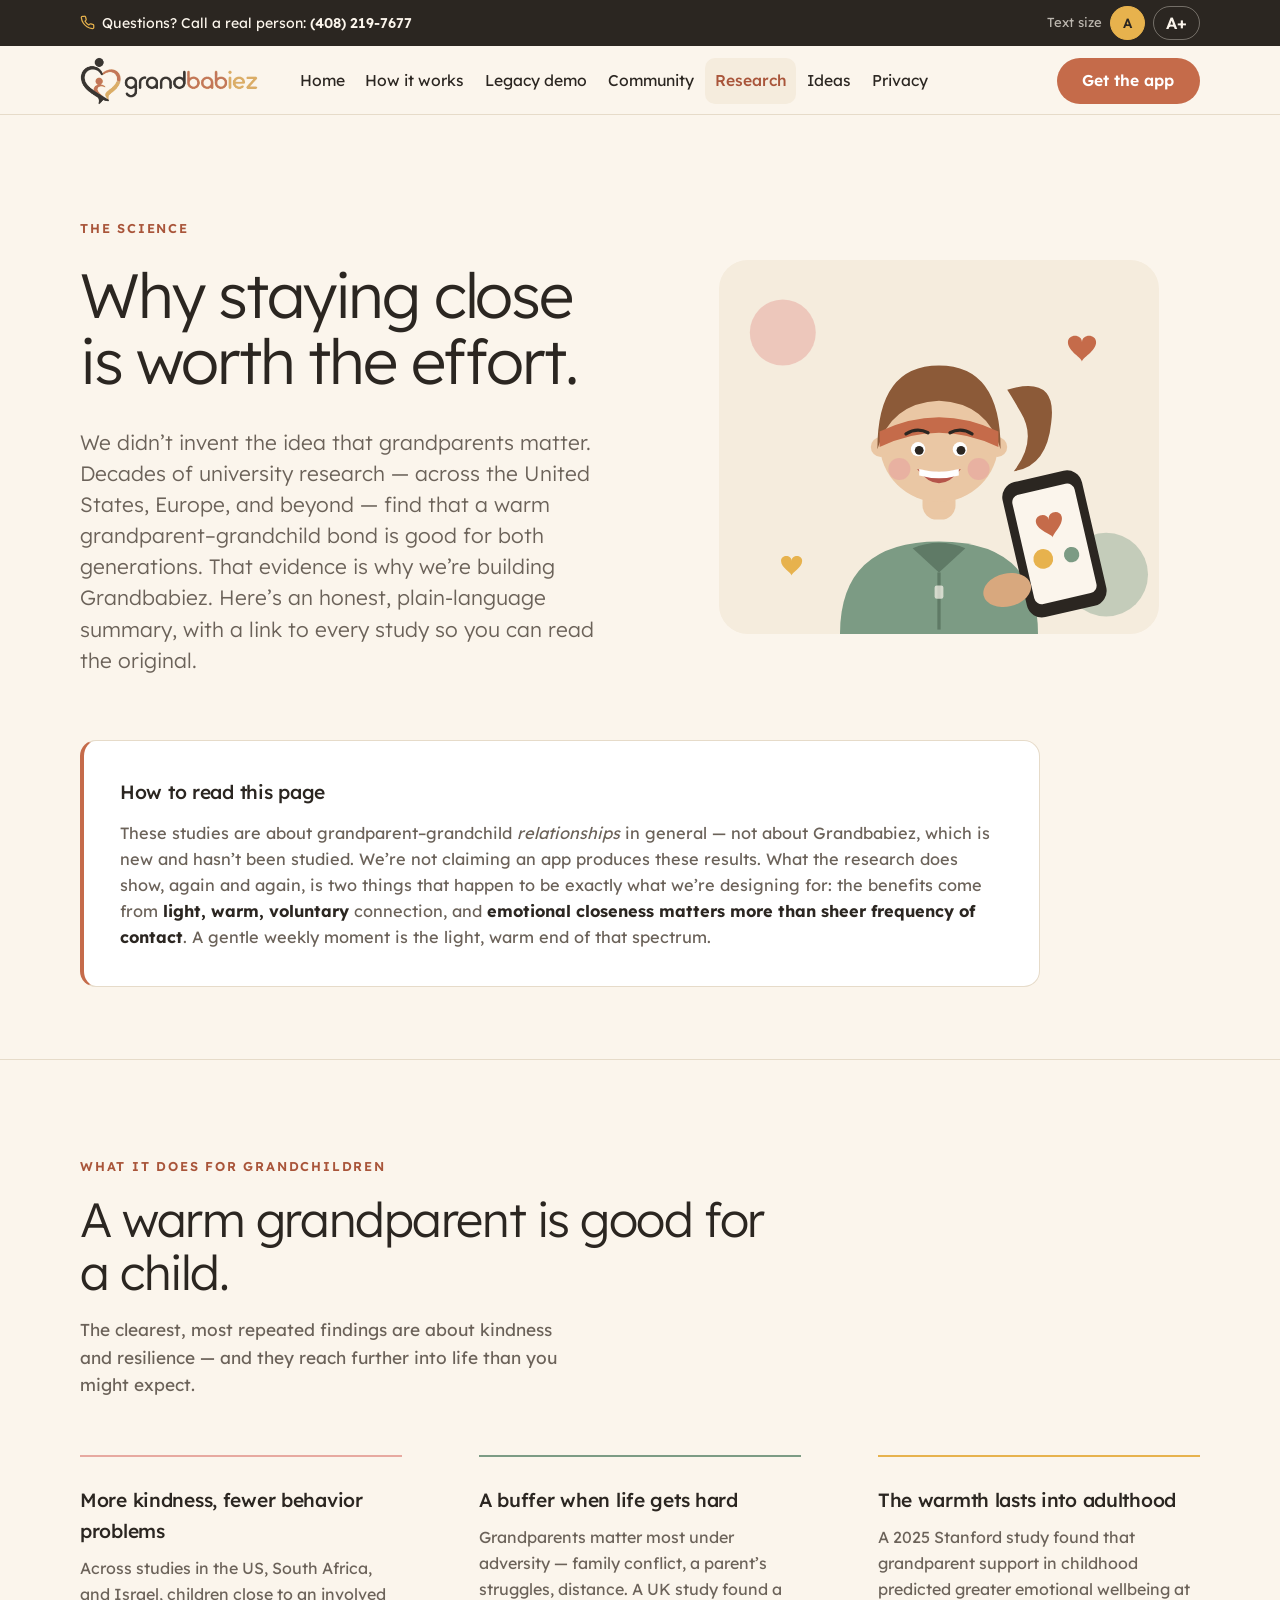
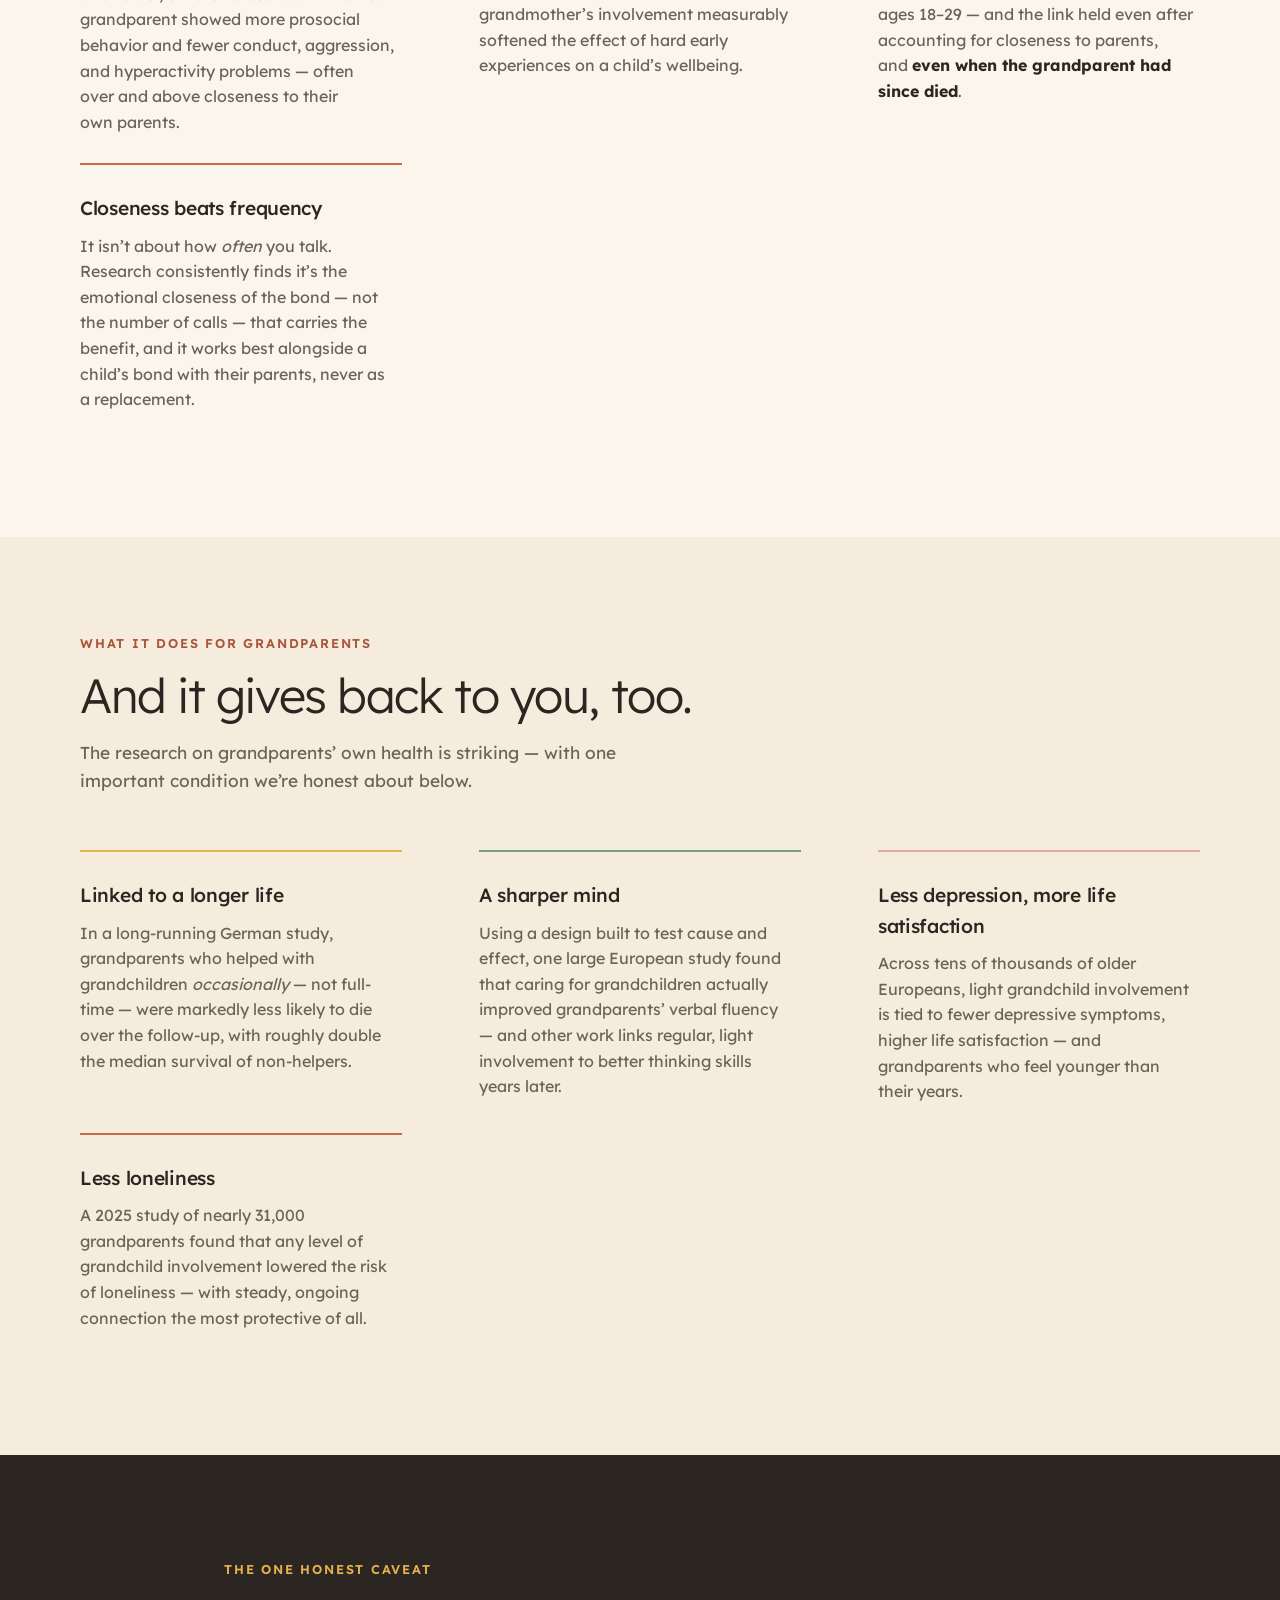
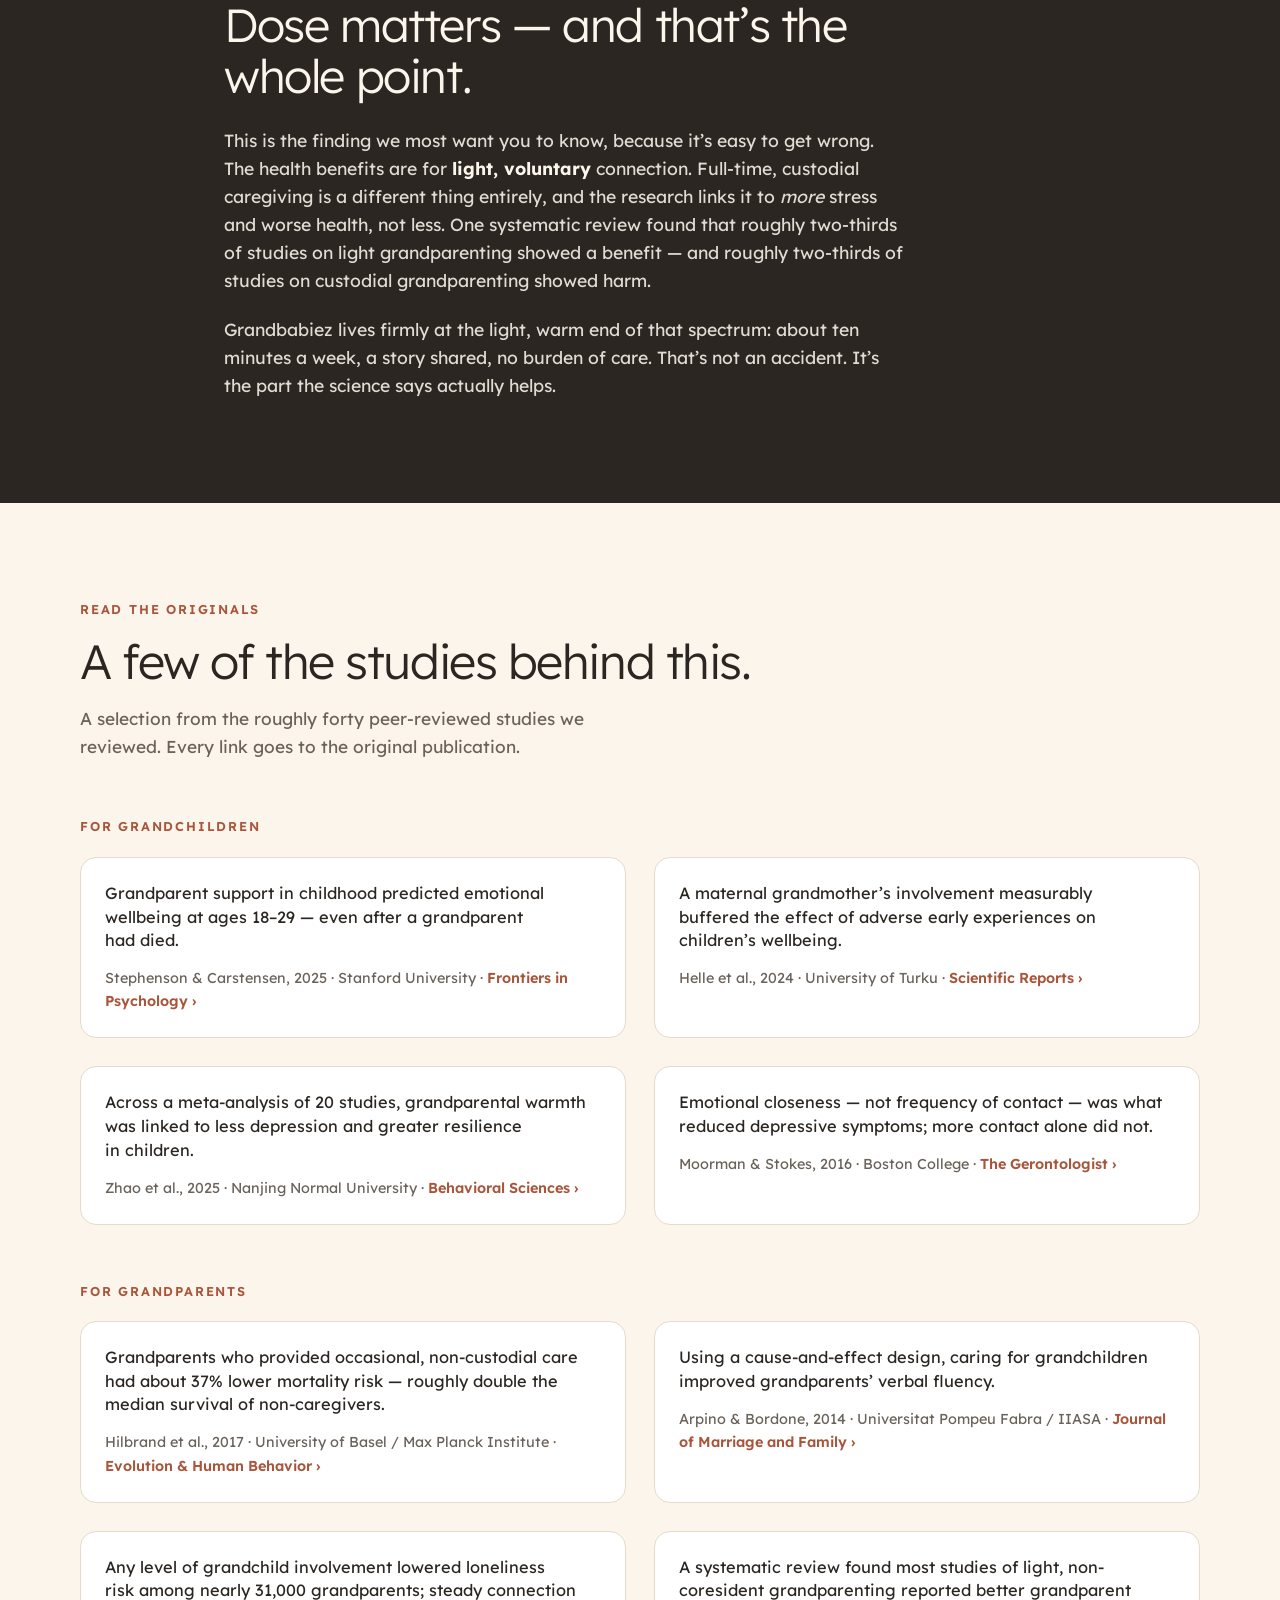
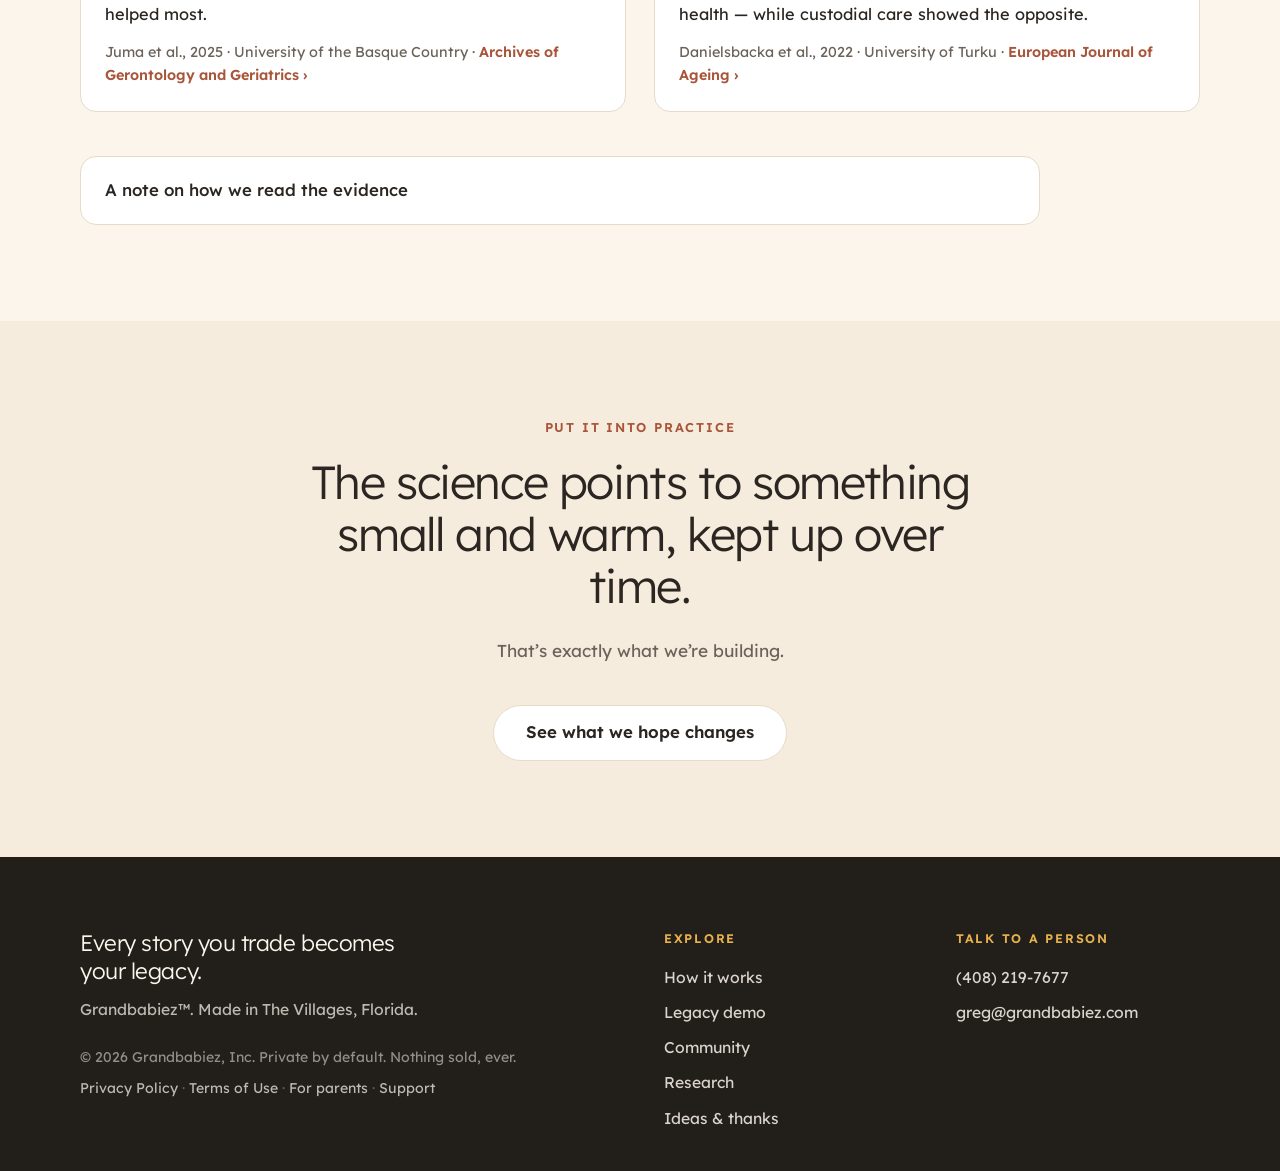
<file: research.html>
<!DOCTYPE html>
<html lang="en">
<head>
<meta charset="utf-8">
<meta name="viewport" content="width=device-width, initial-scale=1">
<meta name="facebook-domain-verification" content="qf9j9x7qjsza3waerikh86qsavqz3l">
<title>The research behind staying close — Grandbabiez</title>
<meta name="description" content="A plain-language summary of university research on grandparent–grandchild relationships and the health and wellbeing of both generations — with links to the studies.">
<meta name="theme-color" content="#FBF5EC">
<link rel="icon" href="favicon.png" sizes="32x32" type="image/png">
<link rel="icon" href="icon-192.png" sizes="192x192" type="image/png">
<link rel="apple-touch-icon" href="apple-touch-icon.png">
<link rel="manifest" href="site.webmanifest">
<link rel="canonical" href="https://grandbabiez.com/research.html">
<meta property="og:type" content="website">
<meta property="og:title" content="The research behind staying close — Grandbabiez">
<meta property="og:description" content="A plain-language summary of university research on grandparent–grandchild relationships and the health and wellbeing of both generations — with links to the studies.">
<link rel="preconnect" href="https://fonts.googleapis.com">
<link rel="preconnect" href="https://fonts.gstatic.com" crossorigin>
<link href="https://fonts.googleapis.com/css2?family=Lexend+Deca:wght@300;400;500;600&display=swap" rel="stylesheet">
<link rel="stylesheet" href="styles.css">
</head>
<body>
<a class="skip" href="#main">Skip to content</a>
<div style="background:#FBF5EC; color:#2B2621; font-family:'Lexend Deca',system-ui,sans-serif; line-height:1.6;">

  <header style="position:sticky; top:0; z-index:40; background:#FBF5EC; border-bottom:1px solid #E6DBC9;">
  <div style="background:#2B2621; color:#FBF5EC;">
    <div style="max-width:78rem; margin:0 auto; padding:0.3rem clamp(1.25rem,5vw,4rem); display:flex; align-items:center; justify-content:space-between; gap:1rem; flex-wrap:wrap;">
      <a class="striplink" href="tel:+14082197677" style="display:inline-flex; align-items:center; gap:0.45rem; min-height:36px; color:#FBF5EC; text-decoration:none; font-size:0.88rem;">
        <svg width="15" height="15" viewBox="0 0 24 24" fill="none" stroke="#E7B24D" stroke-width="2" stroke-linecap="round" stroke-linejoin="round" aria-hidden="true"><path d="M22 16.92v3a2 2 0 0 1-2.18 2 19.79 19.79 0 0 1-8.63-3.07 19.5 19.5 0 0 1-6-6 19.79 19.79 0 0 1-3.07-8.67A2 2 0 0 1 4.11 2h3a2 2 0 0 1 2 1.72c.127.96.361 1.903.7 2.81a2 2 0 0 1-.45 2.11L8.09 9.91a16 16 0 0 0 6 6l1.27-1.27a2 2 0 0 1 2.11-.45c.907.339 1.85.573 2.81.7A2 2 0 0 1 22 16.92z"></path></svg>
        <span style="white-space:nowrap;">Questions? Call a real person: <strong style="font-weight:600;">(408) 219-7677</strong></span>
      </a>
      <div style="display:flex; align-items:center; gap:0.5rem; flex-shrink:0;">
        <span style="font-size:0.82rem; color:rgba(251,245,236,.7); white-space:nowrap;">Text size</span>
        <button type="button" id="size-normal" class="sizebtn" aria-pressed="true" style="min-height:34px; padding:0.15rem 0.75rem; border-radius:999px; cursor:pointer; font-weight:600; font-size:0.84rem;">A</button>
        <button type="button" id="size-large" class="sizebtn" aria-pressed="false" style="min-height:34px; padding:0.15rem 0.75rem; border-radius:999px; cursor:pointer; font-weight:600; font-size:1.02rem;">A+</button>
      </div>
    </div>
  </div>
  <div style="max-width:78rem; margin:0 auto; padding:0.85rem clamp(1.25rem,5vw,4rem) 0.5rem; display:flex; align-items:center; justify-content:space-between; gap:1.25rem;">
    <a href="index.html" style="display:inline-flex; align-items:center; flex-shrink:0;">
      <img src="assets/logo.png" alt="Grandbabiez" width="660" height="178" style="height:48px; width:auto; display:block;">
    </a>
    <div style="display:flex; align-items:center; gap:0.6rem; flex-shrink:0;">
      <button type="button" id="menu-btn" aria-expanded="false" aria-controls="gb-nav" style="min-height:46px; padding:0.35rem 1.1rem; border-radius:999px; border:1.5px solid #E6DBC9; background:transparent; color:#2B2621; font-weight:600; font-size:0.92rem; cursor:pointer;">Menu</button>
      <a class="btn-primary" href="index.html#get-the-app" style="display:inline-flex; align-items:center; min-height:46px; padding:0.5rem 1.6rem; border-radius:999px; background:#C56B4A; color:#fff; text-decoration:none; font-weight:600; font-size:0.98rem;">Get the app</a>
    </div>
  </div>
  <div id="gb-navwrap" style="max-width:78rem; margin:0 auto; padding:0 clamp(1.25rem,5vw,4rem) 0.5rem;">
    <nav id="gb-nav" style="display:flex; align-items:center; gap:0.1rem; flex-wrap:wrap; margin-left:-0.8rem;">
        <a href="index.html" class="navlink" style="display:inline-flex; align-items:center; min-height:46px; padding:0.4rem 0.8rem; text-decoration:none; font-size:0.98rem; border-radius:10px; white-space:nowrap; color:#2B2621; font-weight:400;">Home</a>
        <a href="index.html#how-it-works" class="navlink" style="display:inline-flex; align-items:center; min-height:46px; padding:0.4rem 0.8rem; text-decoration:none; font-size:0.98rem; border-radius:10px; white-space:nowrap; color:#2B2621; font-weight:400;">How it works</a>
        <a href="legacy-demo.html" class="navlink" style="display:inline-flex; align-items:center; min-height:46px; padding:0.4rem 0.8rem; text-decoration:none; font-size:0.98rem; border-radius:10px; white-space:nowrap; color:#2B2621; font-weight:400;">Legacy demo</a>
        <a href="community.html" class="navlink" style="display:inline-flex; align-items:center; min-height:46px; padding:0.4rem 0.8rem; text-decoration:none; font-size:0.98rem; border-radius:10px; white-space:nowrap; color:#2B2621; font-weight:400;">Community</a>
        <a href="research.html" aria-current="page" class="navlink" style="display:inline-flex; align-items:center; min-height:46px; padding:0.4rem 0.8rem; text-decoration:none; font-size:0.98rem; border-radius:10px; white-space:nowrap; color:#A9553A; background:#F5ECDD; font-weight:500;">Research</a>
        <a href="ideas.html" class="navlink" style="display:inline-flex; align-items:center; min-height:46px; padding:0.4rem 0.8rem; text-decoration:none; font-size:0.98rem; border-radius:10px; white-space:nowrap; color:#2B2621; font-weight:400;">Ideas</a>
        <a href="privacy.html" class="navlink" style="display:inline-flex; align-items:center; min-height:46px; padding:0.4rem 0.8rem; text-decoration:none; font-size:0.98rem; border-radius:10px; white-space:nowrap; color:#2B2621; font-weight:400;">Privacy</a>
    </nav>
  </div>
</header>

  <main id="main">

    <section style="max-width:78rem; margin:0 auto; padding:clamp(3.5rem,8vw,6.5rem) clamp(1.25rem,5vw,4rem) clamp(2.5rem,5vw,4rem);">
      <div style="display:grid; grid-template-columns:repeat(auto-fit,minmax(min(100%,20rem),1fr)); gap:clamp(2.5rem,6vw,5rem); align-items:center;">
        <div>
          <p style="margin:0 0 1.5rem; font-size:0.8rem; font-weight:600; letter-spacing:0.14em; text-transform:uppercase; color:#A9553A;">The science</p>
          <h1 style="margin:0 0 2rem; font-weight:300; font-size:clamp(2.3rem,5.4vw,3.9rem); line-height:1.06; letter-spacing:-0.035em; max-width:20ch; text-wrap:balance;">Why staying close is worth the effort.</h1>
          <p style="margin:0; font-size:clamp(1.1rem,1.9vw,1.3rem); font-weight:300; line-height:1.5; color:#6B6259; max-width:52ch; text-wrap:pretty;">We didn&rsquo;t invent the idea that grandparents matter. Decades of university research &mdash; across the United States, Europe, and beyond &mdash; find that a warm grandparent&ndash;grandchild bond is good for both generations. That evidence is why we&rsquo;re building Grandbabiez. Here&rsquo;s an honest, plain-language summary, with a link to every study so you can read the original.</p>
        </div>
        <svg viewBox="0 0 400 340" xmlns="http://www.w3.org/2000/svg" style="width:100%; height:auto; display:block; max-width:440px; justify-self:center;" role="img" aria-label="An active grandparent smiling at photos of the grandchildren on a phone">
<rect width="400" height="340" rx="26" fill="#F5ECDD"/>
<circle cx="58" cy="66" r="30" fill="#E7A9A0" opacity=".55"/>
<circle cx="352" cy="286" r="38" fill="#7C9B84" opacity=".4"/>
<path transform="translate(330 70) scale(1.6)" d="M0 3 C0 -2 -8 -2 -8 3 C-8 8 0 12 0 14 C0 12 8 8 8 3 C8 -2 0 -2 0 3 Z" fill="#C56B4A"/><path transform="translate(66 270) scale(1.2)" d="M0 3 C0 -2 -8 -2 -8 3 C-8 8 0 12 0 14 C0 12 8 8 8 3 C8 -2 0 -2 0 3 Z" fill="#E7B24D"/>
<path d="M262 118 q46 -14 40 30 q-4 40 -34 44 q22 -28 6 -54 q-8 -14 -12 -20 Z" fill="#8C5A38"/>
<path d="M110 340 q0 -84 90 -84 q90 0 90 84 Z" fill="#7C9B84"/>
<path d="M176 262 l24 22 24 -22 q-24 -10 -48 0 Z" fill="#5f7a66"/>
<line x1="200" y1="284" x2="200" y2="336" stroke="#5f7a66" stroke-width="3"/>
<rect x="196" y="296" width="8" height="12" rx="2" fill="#FBF5EC" opacity=".7"/>
<rect x="185" y="206" width="30" height="30" rx="13" fill="#EAC7A4"/>
<circle cx="200" cy="166" r="54" fill="#EAC7A4"/>
<circle cx="147" cy="170" r="9" fill="#EAC7A4"/><circle cx="253" cy="170" r="9" fill="#EAC7A4"/>
<path d="M144 172 q0 -76 56 -76 q56 0 56 76 q-12 -42 -56 -44 q-44 2 -56 44 Z" fill="#8C5A38"/>
<path d="M146 156 q54 -26 108 0 l0 14 q-54 -26 -108 0 Z" fill="#C56B4A"/>
<path d="M170 158 q10 -6 20 -1" stroke="#2B2621" stroke-width="3" fill="none" stroke-linecap="round"/>
<path d="M210 157 q10 -5 20 1" stroke="#2B2621" stroke-width="3" fill="none" stroke-linecap="round"/>
<circle cx="181" cy="172" r="6.5" fill="#fff"/><circle cx="219" cy="172" r="6.5" fill="#fff"/>
<circle cx="182" cy="173" r="4" fill="#2B2621"/><circle cx="220" cy="173" r="4" fill="#2B2621"/>
<circle cx="164" cy="190" r="10" fill="#E7A9A0" opacity=".75"/><circle cx="236" cy="190" r="10" fill="#E7A9A0" opacity=".75"/>
<path d="M180 190 q20 26 40 0 q-20 6 -40 0 Z" fill="#B5544A"/>
<path d="M182 190 q18 5 36 0 l0 6 q-18 5 -36 0 Z" fill="#fff"/>
<g transform="rotate(-13 300 250)">
<rect x="266" y="196" width="74" height="126" rx="14" fill="#2B2621"/>
<rect x="274" y="208" width="58" height="102" rx="7" fill="#FBF5EC"/>
<path transform="translate(303 232) scale(1.5)" d="M0 3 C0 -2 -8 -2 -8 3 C-8 8 0 12 0 14 C0 12 8 8 8 3 C8 -2 0 -2 0 3 Z" fill="#C56B4A"/>
<circle cx="290" cy="270" r="9" fill="#E7B24D"/><circle cx="316" cy="272" r="7" fill="#7C9B84"/>
</g>
<ellipse cx="262" cy="300" rx="22" ry="15" fill="#D8A87E" transform="rotate(-13 262 300)"/>
</svg>
      </div>
    </section>

    <section>
      <div style="max-width:78rem; margin:0 auto; padding:0 clamp(1.25rem,5vw,4rem) clamp(3rem,6vw,4.5rem);">
        <div style="max-width:60rem; background:#FFFFFF; border:1px solid #E6DBC9; border-left:4px solid #C56B4A; border-radius:16px; padding:clamp(1.5rem,3vw,2.25rem);">
          <h3 style="margin:0 0 0.75rem; font-weight:500; font-size:1.2rem; letter-spacing:-0.015em;">How to read this page</h3>
          <p style="margin:0; color:#6B6259; font-size:1.02rem; max-width:none; text-wrap:pretty;">These studies are about grandparent&ndash;grandchild <em>relationships</em> in general &mdash; not about Grandbabiez, which is new and hasn&rsquo;t been studied. We&rsquo;re not claiming an app produces these results. What the research does show, again and again, is two things that happen to be exactly what we&rsquo;re designing for: the benefits come from <strong style="color:#2B2621;">light, warm, voluntary</strong> connection, and <strong style="color:#2B2621;">emotional closeness matters more than sheer frequency of contact</strong>. A gentle weekly moment is the light, warm end of that spectrum.</p>
        </div>
      </div>
    </section>

    <section style="border-top:1px solid #E6DBC9;">
      <div style="max-width:78rem; margin:0 auto; padding:clamp(3.5rem,8vw,6rem) clamp(1.25rem,5vw,4rem);">
        <div style="max-width:46rem; margin-bottom:clamp(2.5rem,5vw,3.5rem);">
          <p style="margin:0 0 1rem; font-size:0.8rem; font-weight:600; letter-spacing:0.14em; text-transform:uppercase; color:#A9553A;">What it does for grandchildren</p>
          <h2 style="margin:0 0 1rem; font-weight:300; font-size:clamp(2rem,4.2vw,3rem); line-height:1.12; letter-spacing:-0.03em; max-width:24ch;">A warm grandparent is good for a child.</h2>
          <p style="margin:0; font-size:1.08rem; color:#6B6259; max-width:54ch; text-wrap:pretty;">The clearest, most repeated findings are about kindness and resilience &mdash; and they reach further into life than you might expect.</p>
        </div>
        <div style="display:grid; grid-template-columns:repeat(auto-fit,minmax(min(100%,20rem),1fr)); gap:0 clamp(2.5rem,6vw,5rem);">
          <div style="padding:1.75rem 0; border-top:2px solid #E7A9A0;">
            <h3 style="margin:0 0 0.6rem; font-weight:500; font-size:1.2rem; letter-spacing:-0.015em;">More kindness, fewer behavior problems</h3>
            <p style="margin:0; color:#6B6259; font-size:1rem; text-wrap:pretty;">Across studies in the US, South Africa, and Israel, children close to an involved grandparent showed more prosocial behavior and fewer conduct, aggression, and hyperactivity problems &mdash; often over and above closeness to their own parents.</p>
          </div>
          <div style="padding:1.75rem 0; border-top:2px solid #7C9B84;">
            <h3 style="margin:0 0 0.6rem; font-weight:500; font-size:1.2rem; letter-spacing:-0.015em;">A buffer when life gets hard</h3>
            <p style="margin:0; color:#6B6259; font-size:1rem; text-wrap:pretty;">Grandparents matter most under adversity &mdash; family conflict, a parent&rsquo;s struggles, distance. A UK study found a grandmother&rsquo;s involvement measurably softened the effect of hard early experiences on a child&rsquo;s wellbeing.</p>
          </div>
          <div style="padding:1.75rem 0; border-top:2px solid #E7B24D;">
            <h3 style="margin:0 0 0.6rem; font-weight:500; font-size:1.2rem; letter-spacing:-0.015em;">The warmth lasts into adulthood</h3>
            <p style="margin:0; color:#6B6259; font-size:1rem; text-wrap:pretty;">A 2025 Stanford study found that grandparent support in childhood predicted greater emotional wellbeing at ages 18&ndash;29 &mdash; and the link held even after accounting for closeness to parents, and <strong style="color:#2B2621;">even when the grandparent had since died</strong>.</p>
          </div>
          <div style="padding:1.75rem 0; border-top:2px solid #C56B4A;">
            <h3 style="margin:0 0 0.6rem; font-weight:500; font-size:1.2rem; letter-spacing:-0.015em;">Closeness beats frequency</h3>
            <p style="margin:0; color:#6B6259; font-size:1rem; text-wrap:pretty;">It isn&rsquo;t about how <em>often</em> you talk. Research consistently finds it&rsquo;s the emotional closeness of the bond &mdash; not the number of calls &mdash; that carries the benefit, and it works best alongside a child&rsquo;s bond with their parents, never as a replacement.</p>
          </div>
        </div>
      </div>
    </section>

    <section style="background:#F5ECDD;">
      <div style="max-width:78rem; margin:0 auto; padding:clamp(3.5rem,8vw,6rem) clamp(1.25rem,5vw,4rem);">
        <div style="max-width:46rem; margin-bottom:clamp(2.5rem,5vw,3.5rem);">
          <p style="margin:0 0 1rem; font-size:0.8rem; font-weight:600; letter-spacing:0.14em; text-transform:uppercase; color:#A9553A;">What it does for grandparents</p>
          <h2 style="margin:0 0 1rem; font-weight:300; font-size:clamp(2rem,4.2vw,3rem); line-height:1.12; letter-spacing:-0.03em;">And it gives back to you, too.</h2>
          <p style="margin:0; font-size:1.08rem; color:#6B6259; max-width:54ch; text-wrap:pretty;">The research on grandparents&rsquo; own health is striking &mdash; with one important condition we&rsquo;re honest about below.</p>
        </div>
        <div style="display:grid; grid-template-columns:repeat(auto-fit,minmax(min(100%,20rem),1fr)); gap:0 clamp(2.5rem,6vw,5rem);">
          <div style="padding:1.75rem 0; border-top:2px solid #E7B24D;">
            <h3 style="margin:0 0 0.6rem; font-weight:500; font-size:1.2rem; letter-spacing:-0.015em;">Linked to a longer life</h3>
            <p style="margin:0; color:#6B6259; font-size:1rem; text-wrap:pretty;">In a long-running German study, grandparents who helped with grandchildren <em>occasionally</em> &mdash; not full-time &mdash; were markedly less likely to die over the follow-up, with roughly double the median survival of non-helpers.</p>
          </div>
          <div style="padding:1.75rem 0; border-top:2px solid #7C9B84;">
            <h3 style="margin:0 0 0.6rem; font-weight:500; font-size:1.2rem; letter-spacing:-0.015em;">A sharper mind</h3>
            <p style="margin:0; color:#6B6259; font-size:1rem; text-wrap:pretty;">Using a design built to test cause and effect, one large European study found that caring for grandchildren actually improved grandparents&rsquo; verbal fluency &mdash; and other work links regular, light involvement to better thinking skills years later.</p>
          </div>
          <div style="padding:1.75rem 0; border-top:2px solid #E7A9A0;">
            <h3 style="margin:0 0 0.6rem; font-weight:500; font-size:1.2rem; letter-spacing:-0.015em;">Less depression, more life satisfaction</h3>
            <p style="margin:0; color:#6B6259; font-size:1rem; text-wrap:pretty;">Across tens of thousands of older Europeans, light grandchild involvement is tied to fewer depressive symptoms, higher life satisfaction &mdash; and grandparents who feel younger than their years.</p>
          </div>
          <div style="padding:1.75rem 0; border-top:2px solid #C56B4A;">
            <h3 style="margin:0 0 0.6rem; font-weight:500; font-size:1.2rem; letter-spacing:-0.015em;">Less loneliness</h3>
            <p style="margin:0; color:#6B6259; font-size:1rem; text-wrap:pretty;">A 2025 study of nearly 31,000 grandparents found that any level of grandchild involvement lowered the risk of loneliness &mdash; with steady, ongoing connection the most protective of all.</p>
          </div>
        </div>
      </div>
    </section>

    <section style="background:#2B2621; color:#FBF5EC;">
      <div style="max-width:60rem; margin:0 auto; padding:clamp(4rem,9vw,6.5rem) clamp(1.25rem,5vw,4rem);">
        <p style="margin:0 0 1.25rem; font-size:0.8rem; font-weight:600; letter-spacing:0.14em; text-transform:uppercase; color:#E7B24D;">The one honest caveat</p>
        <h2 style="margin:0 0 1.5rem; font-weight:300; font-size:clamp(1.9rem,4.2vw,2.9rem); line-height:1.1; letter-spacing:-0.03em; max-width:24ch;">Dose matters &mdash; and that&rsquo;s the whole point.</h2>
        <p style="margin:0 0 1.25rem; font-size:1.1rem; color:rgba(251,245,236,.88); max-width:62ch; text-wrap:pretty;">This is the finding we most want you to know, because it&rsquo;s easy to get wrong. The health benefits are for <strong style="color:#FBF5EC;">light, voluntary</strong> connection. Full-time, custodial caregiving is a different thing entirely, and the research links it to <em>more</em> stress and worse health, not less. One systematic review found that roughly two-thirds of studies on light grandparenting showed a benefit &mdash; and roughly two-thirds of studies on custodial grandparenting showed harm.</p>
        <p style="margin:0; font-size:1.1rem; color:rgba(251,245,236,.88); max-width:62ch; text-wrap:pretty;">Grandbabiez lives firmly at the light, warm end of that spectrum: about ten minutes a week, a story shared, no burden of care. That&rsquo;s not an accident. It&rsquo;s the part the science says actually helps.</p>
      </div>
    </section>

    <section>
      <div style="max-width:78rem; margin:0 auto; padding:clamp(3.5rem,8vw,6rem) clamp(1.25rem,5vw,4rem);">
        <div style="max-width:46rem; margin-bottom:clamp(2.5rem,5vw,3.5rem);">
          <p style="margin:0 0 1rem; font-size:0.8rem; font-weight:600; letter-spacing:0.14em; text-transform:uppercase; color:#A9553A;">Read the originals</p>
          <h2 style="margin:0 0 1rem; font-weight:300; font-size:clamp(2rem,4.2vw,3rem); line-height:1.12; letter-spacing:-0.03em;">A few of the studies behind this.</h2>
          <p style="margin:0; font-size:1.08rem; color:#6B6259; max-width:54ch; text-wrap:pretty;">A selection from the roughly forty peer-reviewed studies we reviewed. Every link goes to the original publication.</p>
        </div>

        <h3 style="margin:0 0 1.25rem; font-size:0.8rem; font-weight:600; letter-spacing:0.14em; text-transform:uppercase; color:#A9553A;">For grandchildren</h3>
        <div style="display:grid; grid-template-columns:repeat(auto-fit,minmax(min(100%,24rem),1fr)); gap:clamp(1.25rem,2.5vw,1.75rem); margin-bottom:clamp(2.5rem,5vw,3.5rem);">
          <div style="background:#FFFFFF; border:1px solid #E6DBC9; border-radius:16px; padding:1.5rem;">
            <p style="margin:0 0 0.9rem; font-size:1.02rem; line-height:1.45; text-wrap:pretty;">Grandparent support in childhood predicted emotional wellbeing at ages 18&ndash;29 &mdash; even after a grandparent had died.</p>
            <p style="margin:0; font-size:0.9rem; color:#6B6259;">Stephenson &amp; Carstensen, 2025 &middot; Stanford University &middot; <a href="https://pmc.ncbi.nlm.nih.gov/articles/PMC12531240/" style="font-weight:600; text-decoration:none;" class="hv7">Frontiers in Psychology &rsaquo;</a></p>
          </div>
          <div style="background:#FFFFFF; border:1px solid #E6DBC9; border-radius:16px; padding:1.5rem;">
            <p style="margin:0 0 0.9rem; font-size:1.02rem; line-height:1.45; text-wrap:pretty;">A maternal grandmother&rsquo;s involvement measurably buffered the effect of adverse early experiences on children&rsquo;s wellbeing.</p>
            <p style="margin:0; font-size:0.9rem; color:#6B6259;">Helle et al., 2024 &middot; University of Turku &middot; <a href="https://pmc.ncbi.nlm.nih.gov/articles/PMC10957867/" style="font-weight:600; text-decoration:none;" class="hv7">Scientific Reports &rsaquo;</a></p>
          </div>
          <div style="background:#FFFFFF; border:1px solid #E6DBC9; border-radius:16px; padding:1.5rem;">
            <p style="margin:0 0 0.9rem; font-size:1.02rem; line-height:1.45; text-wrap:pretty;">Across a meta-analysis of 20 studies, grandparental warmth was linked to less depression and greater resilience in children.</p>
            <p style="margin:0; font-size:0.9rem; color:#6B6259;">Zhao et al., 2025 &middot; Nanjing Normal University &middot; <a href="https://pmc.ncbi.nlm.nih.gov/articles/PMC11851558/" style="font-weight:600; text-decoration:none;" class="hv7">Behavioral Sciences &rsaquo;</a></p>
          </div>
          <div style="background:#FFFFFF; border:1px solid #E6DBC9; border-radius:16px; padding:1.5rem;">
            <p style="margin:0 0 0.9rem; font-size:1.02rem; line-height:1.45; text-wrap:pretty;">Emotional closeness &mdash; not frequency of contact &mdash; was what reduced depressive symptoms; more contact alone did not.</p>
            <p style="margin:0; font-size:0.9rem; color:#6B6259;">Moorman &amp; Stokes, 2016 &middot; Boston College &middot; <a href="https://pubmed.ncbi.nlm.nih.gov/24906517/" style="font-weight:600; text-decoration:none;" class="hv7">The Gerontologist &rsaquo;</a></p>
          </div>
        </div>

        <h3 style="margin:0 0 1.25rem; font-size:0.8rem; font-weight:600; letter-spacing:0.14em; text-transform:uppercase; color:#A9553A;">For grandparents</h3>
        <div style="display:grid; grid-template-columns:repeat(auto-fit,minmax(min(100%,24rem),1fr)); gap:clamp(1.25rem,2.5vw,1.75rem);">
          <div style="background:#FFFFFF; border:1px solid #E6DBC9; border-radius:16px; padding:1.5rem;">
            <p style="margin:0 0 0.9rem; font-size:1.02rem; line-height:1.45; text-wrap:pretty;">Grandparents who provided occasional, non-custodial care had about 37% lower mortality risk &mdash; roughly double the median survival of non-caregivers.</p>
            <p style="margin:0; font-size:0.9rem; color:#6B6259;">Hilbrand et al., 2017 &middot; University of Basel / Max Planck Institute &middot; <a href="https://www.sciencedirect.com/science/article/pii/S1090513816300721" style="font-weight:600; text-decoration:none;" class="hv7">Evolution &amp; Human Behavior &rsaquo;</a></p>
          </div>
          <div style="background:#FFFFFF; border:1px solid #E6DBC9; border-radius:16px; padding:1.5rem;">
            <p style="margin:0 0 0.9rem; font-size:1.02rem; line-height:1.45; text-wrap:pretty;">Using a cause-and-effect design, caring for grandchildren improved grandparents&rsquo; verbal fluency.</p>
            <p style="margin:0; font-size:0.9rem; color:#6B6259;">Arpino &amp; Bordone, 2014 &middot; Universitat Pompeu Fabra / IIASA &middot; <a href="https://onlinelibrary.wiley.com/doi/10.1111/jomf.12096" style="font-weight:600; text-decoration:none;" class="hv7">Journal of Marriage and Family &rsaquo;</a></p>
          </div>
          <div style="background:#FFFFFF; border:1px solid #E6DBC9; border-radius:16px; padding:1.5rem;">
            <p style="margin:0 0 0.9rem; font-size:1.02rem; line-height:1.45; text-wrap:pretty;">Any level of grandchild involvement lowered loneliness risk among nearly 31,000 grandparents; steady connection helped most.</p>
            <p style="margin:0; font-size:0.9rem; color:#6B6259;">Juma et al., 2025 &middot; University of the Basque Country &middot; <a href="https://pubmed.ncbi.nlm.nih.gov/39342889/" style="font-weight:600; text-decoration:none;" class="hv7">Archives of Gerontology and Geriatrics &rsaquo;</a></p>
          </div>
          <div style="background:#FFFFFF; border:1px solid #E6DBC9; border-radius:16px; padding:1.5rem;">
            <p style="margin:0 0 0.9rem; font-size:1.02rem; line-height:1.45; text-wrap:pretty;">A systematic review found most studies of light, non-coresident grandparenting reported better grandparent health &mdash; while custodial care showed the opposite.</p>
            <p style="margin:0; font-size:0.9rem; color:#6B6259;">Danielsbacka et al., 2022 &middot; University of Turku &middot; <a href="https://pmc.ncbi.nlm.nih.gov/articles/PMC9424377/" style="font-weight:600; text-decoration:none;" class="hv7">European Journal of Ageing &rsaquo;</a></p>
          </div>
        </div>

        <details style="margin-top:clamp(2rem,4vw,2.75rem); max-width:60rem; border:1px solid #E6DBC9; border-radius:16px; background:#FFFFFF; padding:0 1.5rem;">
          <summary style="cursor:pointer; font-weight:500; font-size:1.05rem; padding:1.25rem 0; color:#2B2621;">A note on how we read the evidence</summary>
          <div style="padding-bottom:1.5rem;">
            <p style="margin:0 0 1rem; color:#6B6259; font-size:1rem; max-width:none;">We&rsquo;ve tried to represent this literature fairly, including its limits. A few things worth knowing:</p>
            <ul style="margin:0; padding-left:1.25rem; display:grid; gap:0.7rem; color:#6B6259; font-size:1rem;">
              <li>Most of these studies show <em>associations</em>, not proven cause and effect. The strongest evidence comes from the studies that followed the same families over time.</li>
              <li>The benefits are consistently tied to <em>emotional closeness</em> and <em>light involvement</em> &mdash; not to intensive or custodial caregiving, which the research links to worse outcomes for grandparents.</li>
              <li>Physical-health outcomes are under-studied; most of this work measures mental health and social-emotional wellbeing.</li>
              <li>Grandbabiez itself has not been studied. We&rsquo;re building it <em>because</em> of this evidence.</li>
            </ul>
          </div>
        </details>
      </div>
    </section>

    <section style="background:#F5ECDD;">
      <div style="max-width:52rem; margin:0 auto; padding:clamp(3.5rem,8vw,6rem) clamp(1.25rem,5vw,4rem); text-align:center;">
        <p style="margin:0 0 1.25rem; font-size:0.8rem; font-weight:600; letter-spacing:0.14em; text-transform:uppercase; color:#A9553A;">Put it into practice</p>
        <h2 style="margin:0 auto 1.5rem; font-weight:300; font-size:clamp(1.9rem,4.2vw,2.9rem); line-height:1.12; letter-spacing:-0.03em; max-width:26ch;">The science points to something small and warm, kept up over time.</h2>
        <p style="margin:0 auto 2.5rem; font-size:1.08rem; color:#6B6259; max-width:52ch; text-wrap:pretty;">That&rsquo;s exactly what we&rsquo;re building.</p>
        <div style="display:flex; flex-wrap:wrap; gap:0.9rem; justify-content:center;">
          <a href="index.html#how-it-works" style="display:inline-flex; align-items:center; justify-content:center; min-height:56px; padding:0.85rem 2rem; border-radius:999px; background:#FFFFFF; color:#2B2621; text-decoration:none; font-weight:600; font-size:1.05rem; border:1.5px solid #E6DBC9;" class="hv2">See what we hope changes</a>
        </div>
      </div>
    </section>
  </main>

  <footer style="background:#221E1A; color:#FBF5EC; padding:clamp(3rem,6vw,4.5rem) 0 2.5rem; font-family:'Lexend Deca',system-ui,sans-serif; line-height:1.6;">
  <div style="max-width:78rem; margin:0 auto; padding:0 clamp(1.25rem,5vw,4rem); display:grid; grid-template-columns:repeat(auto-fit,minmax(min(100%,15rem),1fr)); gap:clamp(2rem,4vw,3rem);">
    <div style="grid-column:span 2; min-width:0;">
      <p style="margin:0 0 0.75rem; font-weight:300; font-size:1.4rem; line-height:1.25; letter-spacing:-0.02em; max-width:24ch;">Every story you trade becomes your legacy.</p>
      <p style="margin:0 0 1.5rem; color:rgba(251,245,236,.72); font-size:0.98rem;">Grandbabiez&trade;. Made in The Villages, Florida.</p>
      <p style="margin:0; color:rgba(251,245,236,.52); font-size:0.88rem;">&copy; 2026 Grandbabiez, Inc. Private by default. Nothing sold, ever.</p>
      <p style="margin:0.5rem 0 0; font-size:0.88rem;"><a href="privacy.html" style="color:rgba(251,245,236,.72); text-decoration:none;" class="hv4">Privacy Policy</a> <span style="color:rgba(251,245,236,.3);">&middot;</span> <a href="terms.html" style="color:rgba(251,245,236,.72); text-decoration:none;" class="hv4">Terms of Use</a> <span style="color:rgba(251,245,236,.3);">&middot;</span> <a href="parent-notice.html" style="color:rgba(251,245,236,.72); text-decoration:none;" class="hv4">For parents</a> <span style="color:rgba(251,245,236,.3);">&middot;</span> <a href="support.html" style="color:rgba(251,245,236,.72); text-decoration:none;" class="hv4">Support</a></p>
    </div>
    <div>
      <h4 style="margin:0 0 1rem; font-size:0.78rem; font-weight:600; letter-spacing:0.14em; text-transform:uppercase; color:#E7B24D;">Explore</h4>
      <ul style="list-style:none; margin:0; padding:0; display:grid; gap:0.6rem;">
        <li><a href="index.html#how-it-works" style="color:rgba(251,245,236,.85); text-decoration:none; font-size:0.98rem;" class="hv5">How it works</a></li>
        <li><a href="legacy-demo.html" style="color:rgba(251,245,236,.85); text-decoration:none; font-size:0.98rem;" class="hv5">Legacy demo</a></li>
        <li><a href="community.html" style="color:rgba(251,245,236,.85); text-decoration:none; font-size:0.98rem;" class="hv5">Community</a></li>
        <li><a href="research.html" style="color:rgba(251,245,236,.85); text-decoration:none; font-size:0.98rem;" class="hv5">Research</a></li>
        <li><a href="ideas.html" style="color:rgba(251,245,236,.85); text-decoration:none; font-size:0.98rem;" class="hv5">Ideas &amp; thanks</a></li>
      </ul>
    </div>
    <div>
      <h4 style="margin:0 0 1rem; font-size:0.78rem; font-weight:600; letter-spacing:0.14em; text-transform:uppercase; color:#E7B24D;">Talk to a person</h4>
      <ul style="list-style:none; margin:0; padding:0; display:grid; gap:0.6rem;">
        <li><a href="tel:+14082197677" style="color:rgba(251,245,236,.85); text-decoration:none; font-size:0.98rem;" class="hv5">(408) 219-7677</a></li>
        <li><a href="mailto:greg@grandbabiez.com" style="color:rgba(251,245,236,.85); text-decoration:none; font-size:0.98rem;" class="hv5">greg@grandbabiez.com</a></li>
      </ul>
    </div>
  </div>
</footer>
</div>
<script src="script.js"></script>
</body>
</html>
</file>
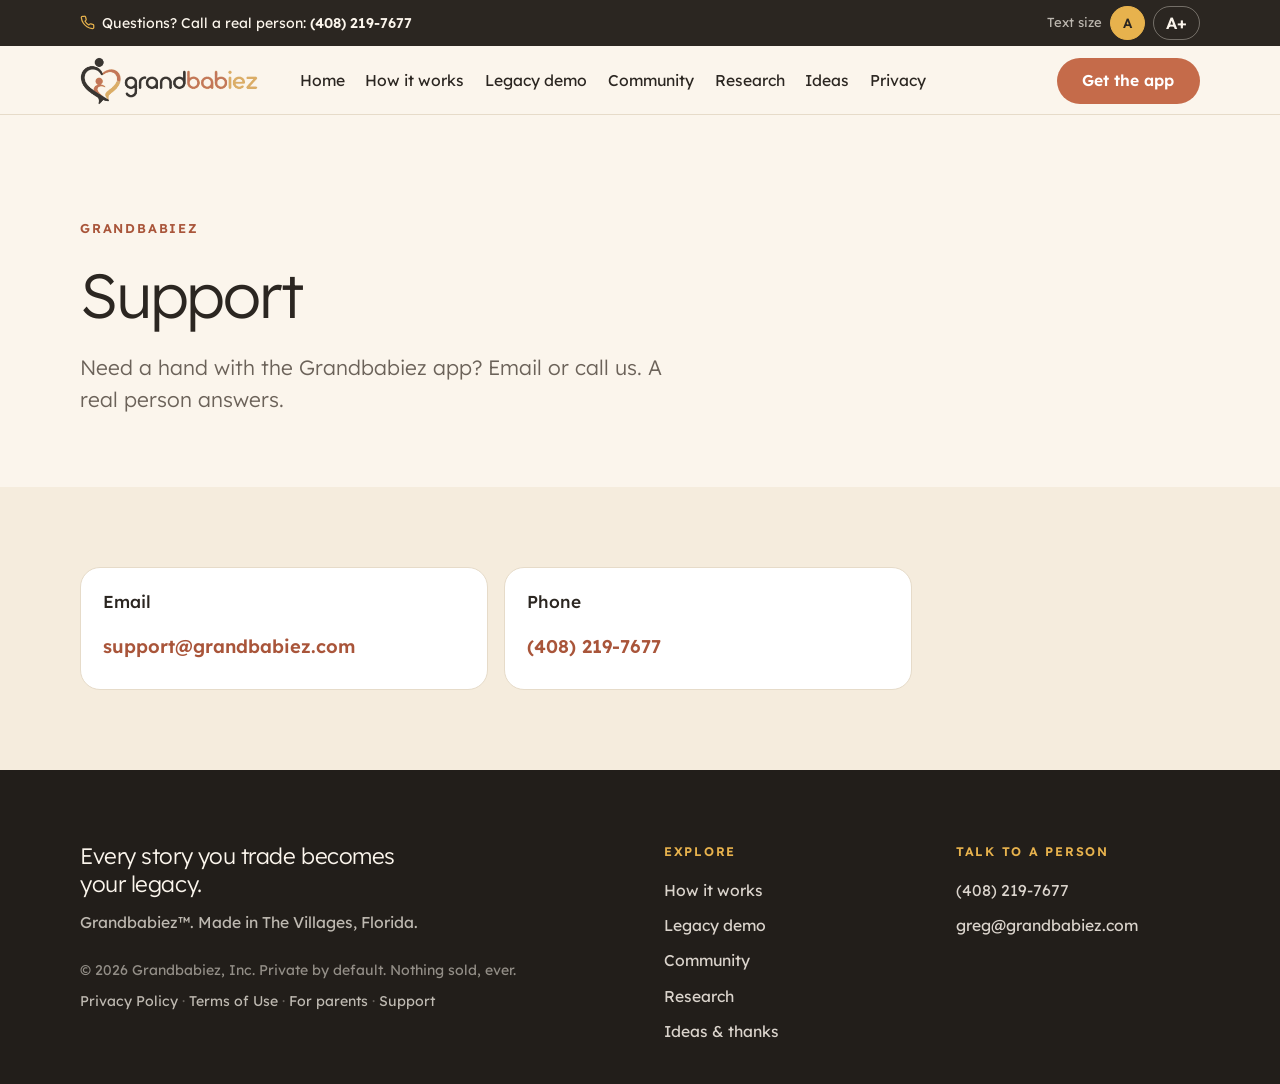
<file: support.html>
<!DOCTYPE html>
<html lang="en">
<head>
<meta charset="utf-8">
<meta name="viewport" content="width=device-width, initial-scale=1">
<meta name="facebook-domain-verification" content="qf9j9x7qjsza3waerikh86qsavqz3l">
<title>Support — Grandbabiez</title>
<meta name="description" content="How to reach Grandbabiez support by email or phone. A real person answers.">
<meta name="theme-color" content="#FBF5EC">
<link rel="icon" href="favicon.png" sizes="32x32" type="image/png">
<link rel="icon" href="icon-192.png" sizes="192x192" type="image/png">
<link rel="apple-touch-icon" href="apple-touch-icon.png">
<link rel="manifest" href="site.webmanifest">
<link rel="canonical" href="https://grandbabiez.com/support">
<meta property="og:type" content="website">
<meta property="og:title" content="Support — Grandbabiez">
<meta property="og:description" content="How to reach Grandbabiez support by email or phone. A real person answers.">
<link rel="preconnect" href="https://fonts.googleapis.com">
<link rel="preconnect" href="https://fonts.gstatic.com" crossorigin>
<link href="https://fonts.googleapis.com/css2?family=Lexend+Deca:wght@300;400;500;600&display=swap" rel="stylesheet">
<link rel="stylesheet" href="styles.css">
</head>
<body>
<a class="skip" href="#main">Skip to content</a>
<div style="background:#FBF5EC; color:#2B2621; font-family:'Lexend Deca',system-ui,sans-serif; line-height:1.6;">

  <header style="position:sticky; top:0; z-index:40; background:#FBF5EC; border-bottom:1px solid #E6DBC9;">
  <div style="background:#2B2621; color:#FBF5EC;">
    <div style="max-width:78rem; margin:0 auto; padding:0.3rem clamp(1.25rem,5vw,4rem); display:flex; align-items:center; justify-content:space-between; gap:1rem; flex-wrap:wrap;">
      <a class="striplink" href="tel:+14082197677" style="display:inline-flex; align-items:center; gap:0.45rem; min-height:36px; color:#FBF5EC; text-decoration:none; font-size:0.88rem;">
        <svg width="15" height="15" viewBox="0 0 24 24" fill="none" stroke="#E7B24D" stroke-width="2" stroke-linecap="round" stroke-linejoin="round" aria-hidden="true"><path d="M22 16.92v3a2 2 0 0 1-2.18 2 19.79 19.79 0 0 1-8.63-3.07 19.5 19.5 0 0 1-6-6 19.79 19.79 0 0 1-3.07-8.67A2 2 0 0 1 4.11 2h3a2 2 0 0 1 2 1.72c.127.96.361 1.903.7 2.81a2 2 0 0 1-.45 2.11L8.09 9.91a16 16 0 0 0 6 6l1.27-1.27a2 2 0 0 1 2.11-.45c.907.339 1.85.573 2.81.7A2 2 0 0 1 22 16.92z"></path></svg>
        <span style="white-space:nowrap;">Questions? Call a real person: <strong style="font-weight:600;">(408) 219-7677</strong></span>
      </a>
      <div style="display:flex; align-items:center; gap:0.5rem; flex-shrink:0;">
        <span style="font-size:0.82rem; color:rgba(251,245,236,.7); white-space:nowrap;">Text size</span>
        <button type="button" id="size-normal" class="sizebtn" aria-pressed="true" style="min-height:34px; padding:0.15rem 0.75rem; border-radius:999px; cursor:pointer; font-weight:600; font-size:0.84rem;">A</button>
        <button type="button" id="size-large" class="sizebtn" aria-pressed="false" style="min-height:34px; padding:0.15rem 0.75rem; border-radius:999px; cursor:pointer; font-weight:600; font-size:1.02rem;">A+</button>
      </div>
    </div>
  </div>
  <div style="max-width:78rem; margin:0 auto; padding:0.85rem clamp(1.25rem,5vw,4rem) 0.5rem; display:flex; align-items:center; justify-content:space-between; gap:1.25rem;">
    <a href="index.html" style="display:inline-flex; align-items:center; flex-shrink:0;">
      <img src="assets/logo.png" alt="Grandbabiez" width="660" height="178" style="height:48px; width:auto; display:block;">
    </a>
    <div style="display:flex; align-items:center; gap:0.6rem; flex-shrink:0;">
      <button type="button" id="menu-btn" aria-expanded="false" aria-controls="gb-nav" style="min-height:46px; padding:0.35rem 1.1rem; border-radius:999px; border:1.5px solid #E6DBC9; background:transparent; color:#2B2621; font-weight:600; font-size:0.92rem; cursor:pointer;">Menu</button>
      <a class="btn-primary" href="index.html#get-the-app" style="display:inline-flex; align-items:center; min-height:46px; padding:0.5rem 1.6rem; border-radius:999px; background:#C56B4A; color:#fff; text-decoration:none; font-weight:600; font-size:0.98rem;">Get the app</a>
    </div>
  </div>
  <div id="gb-navwrap" style="max-width:78rem; margin:0 auto; padding:0 clamp(1.25rem,5vw,4rem) 0.5rem;">
    <nav id="gb-nav" style="display:flex; align-items:center; gap:0.1rem; flex-wrap:wrap; margin-left:-0.8rem;">
        <a href="index.html" class="navlink" style="display:inline-flex; align-items:center; min-height:46px; padding:0.4rem 0.8rem; text-decoration:none; font-size:0.98rem; border-radius:10px; white-space:nowrap; color:#2B2621; font-weight:400;">Home</a>
        <a href="index.html#how-it-works" class="navlink" style="display:inline-flex; align-items:center; min-height:46px; padding:0.4rem 0.8rem; text-decoration:none; font-size:0.98rem; border-radius:10px; white-space:nowrap; color:#2B2621; font-weight:400;">How it works</a>
        <a href="legacy-demo.html" class="navlink" style="display:inline-flex; align-items:center; min-height:46px; padding:0.4rem 0.8rem; text-decoration:none; font-size:0.98rem; border-radius:10px; white-space:nowrap; color:#2B2621; font-weight:400;">Legacy demo</a>
        <a href="community.html" class="navlink" style="display:inline-flex; align-items:center; min-height:46px; padding:0.4rem 0.8rem; text-decoration:none; font-size:0.98rem; border-radius:10px; white-space:nowrap; color:#2B2621; font-weight:400;">Community</a>
        <a href="research.html" class="navlink" style="display:inline-flex; align-items:center; min-height:46px; padding:0.4rem 0.8rem; text-decoration:none; font-size:0.98rem; border-radius:10px; white-space:nowrap; color:#2B2621; font-weight:400;">Research</a>
        <a href="ideas.html" class="navlink" style="display:inline-flex; align-items:center; min-height:46px; padding:0.4rem 0.8rem; text-decoration:none; font-size:0.98rem; border-radius:10px; white-space:nowrap; color:#2B2621; font-weight:400;">Ideas</a>
        <a href="privacy.html" class="navlink" style="display:inline-flex; align-items:center; min-height:46px; padding:0.4rem 0.8rem; text-decoration:none; font-size:0.98rem; border-radius:10px; white-space:nowrap; color:#2B2621; font-weight:400;">Privacy</a>
    </nav>
  </div>
</header>

  <main id="main">


    <section style="max-width:78rem; margin:0 auto; padding:clamp(3.5rem,8vw,6.5rem) clamp(1.25rem,5vw,4rem) clamp(2.5rem,5vw,3.5rem);">
      <p style="margin:0 0 1.5rem; font-size:0.8rem; font-weight:600; letter-spacing:0.14em; text-transform:uppercase; color:#A9553A;">Grandbabiez</p>
      <h1 style="margin:0 0 1.5rem; font-weight:300; font-size:clamp(2.3rem,5.4vw,3.9rem); line-height:1.06; letter-spacing:-0.035em; max-width:20ch; text-wrap:balance;">Support</h1>
      <p style="margin:0 0 1rem; font-size:clamp(1.1rem,1.9vw,1.3rem); font-weight:300; line-height:1.5; color:#6B6259; max-width:48ch; text-wrap:pretty;">Need a hand with the Grandbabiez app? Email or call us. A real person answers.</p>
    </section>

    <section id="contact" style="scroll-margin-top:11rem; background:#F5ECDD;">
      <div style="max-width:78rem; margin:0 auto; padding:clamp(3rem,7vw,5rem) clamp(1.25rem,5vw,4rem);">
        <div role="list" style="display:grid; grid-template-columns:repeat(auto-fit, minmax(min(100%, 18rem), 1fr)); gap:1rem; max-width:52rem;">
          <div role="listitem" style="min-width:0; background:#FFFFFF; border:1px solid #E6DBC9; border-radius:20px; padding:1.25rem 1.4rem;"><p style="margin:0 0 0.6rem; font-weight:500; font-size:1.08rem; color:#2B2621;">Email</p><a href="mailto:support@grandbabiez.com" style="display:inline-flex; align-items:center; flex-wrap:wrap; min-height:44px; color:#A9553A; font-weight:600; font-size:1.15rem; text-decoration:none;" class="hv7">support@<wbr>grandbabiez.com</a></div>
          <div role="listitem" style="min-width:0; background:#FFFFFF; border:1px solid #E6DBC9; border-radius:20px; padding:1.25rem 1.4rem;"><p style="margin:0 0 0.6rem; font-weight:500; font-size:1.08rem; color:#2B2621;">Phone</p><a href="tel:+14082197677" style="display:inline-flex; align-items:center; flex-wrap:wrap; min-height:44px; color:#A9553A; font-weight:600; font-size:1.15rem; text-decoration:none;" class="hv7">(408) 219-7677</a></div>
        </div>
      </div>
    </section>
  </main>

  <footer style="background:#221E1A; color:#FBF5EC; padding:clamp(3rem,6vw,4.5rem) 0 2.5rem; font-family:'Lexend Deca',system-ui,sans-serif; line-height:1.6;">
  <div style="max-width:78rem; margin:0 auto; padding:0 clamp(1.25rem,5vw,4rem); display:grid; grid-template-columns:repeat(auto-fit,minmax(min(100%,15rem),1fr)); gap:clamp(2rem,4vw,3rem);">
    <div style="grid-column:span 2; min-width:0;">
      <p style="margin:0 0 0.75rem; font-weight:300; font-size:1.4rem; line-height:1.25; letter-spacing:-0.02em; max-width:24ch;">Every story you trade becomes your legacy.</p>
      <p style="margin:0 0 1.5rem; color:rgba(251,245,236,.72); font-size:0.98rem;">Grandbabiez&trade;. Made in The Villages, Florida.</p>
      <p style="margin:0; color:rgba(251,245,236,.52); font-size:0.88rem;">&copy; 2026 Grandbabiez, Inc. Private by default. Nothing sold, ever.</p>
      <p style="margin:0.5rem 0 0; font-size:0.88rem;"><a href="privacy.html" style="color:rgba(251,245,236,.72); text-decoration:none;" class="hv4">Privacy Policy</a> <span style="color:rgba(251,245,236,.3);">&middot;</span> <a href="terms.html" style="color:rgba(251,245,236,.72); text-decoration:none;" class="hv4">Terms of Use</a> <span style="color:rgba(251,245,236,.3);">&middot;</span> <a href="parent-notice.html" style="color:rgba(251,245,236,.72); text-decoration:none;" class="hv4">For parents</a> <span style="color:rgba(251,245,236,.3);">&middot;</span> <a href="support.html" style="color:rgba(251,245,236,.72); text-decoration:none;" class="hv4">Support</a></p>
    </div>
    <div>
      <h4 style="margin:0 0 1rem; font-size:0.78rem; font-weight:600; letter-spacing:0.14em; text-transform:uppercase; color:#E7B24D;">Explore</h4>
      <ul style="list-style:none; margin:0; padding:0; display:grid; gap:0.6rem;">
        <li><a href="index.html#how-it-works" style="color:rgba(251,245,236,.85); text-decoration:none; font-size:0.98rem;" class="hv5">How it works</a></li>
        <li><a href="legacy-demo.html" style="color:rgba(251,245,236,.85); text-decoration:none; font-size:0.98rem;" class="hv5">Legacy demo</a></li>
        <li><a href="community.html" style="color:rgba(251,245,236,.85); text-decoration:none; font-size:0.98rem;" class="hv5">Community</a></li>
        <li><a href="research.html" style="color:rgba(251,245,236,.85); text-decoration:none; font-size:0.98rem;" class="hv5">Research</a></li>
        <li><a href="ideas.html" style="color:rgba(251,245,236,.85); text-decoration:none; font-size:0.98rem;" class="hv5">Ideas &amp; thanks</a></li>
      </ul>
    </div>
    <div>
      <h4 style="margin:0 0 1rem; font-size:0.78rem; font-weight:600; letter-spacing:0.14em; text-transform:uppercase; color:#E7B24D;">Talk to a person</h4>
      <ul style="list-style:none; margin:0; padding:0; display:grid; gap:0.6rem;">
        <li><a href="tel:+14082197677" style="color:rgba(251,245,236,.85); text-decoration:none; font-size:0.98rem;" class="hv5">(408) 219-7677</a></li>
        <li><a href="mailto:greg@grandbabiez.com" style="color:rgba(251,245,236,.85); text-decoration:none; font-size:0.98rem;" class="hv5">greg@grandbabiez.com</a></li>
      </ul>
    </div>
  </div>
</footer>
</div>
<script src="script.js"></script>
</body>
</html>
</file>
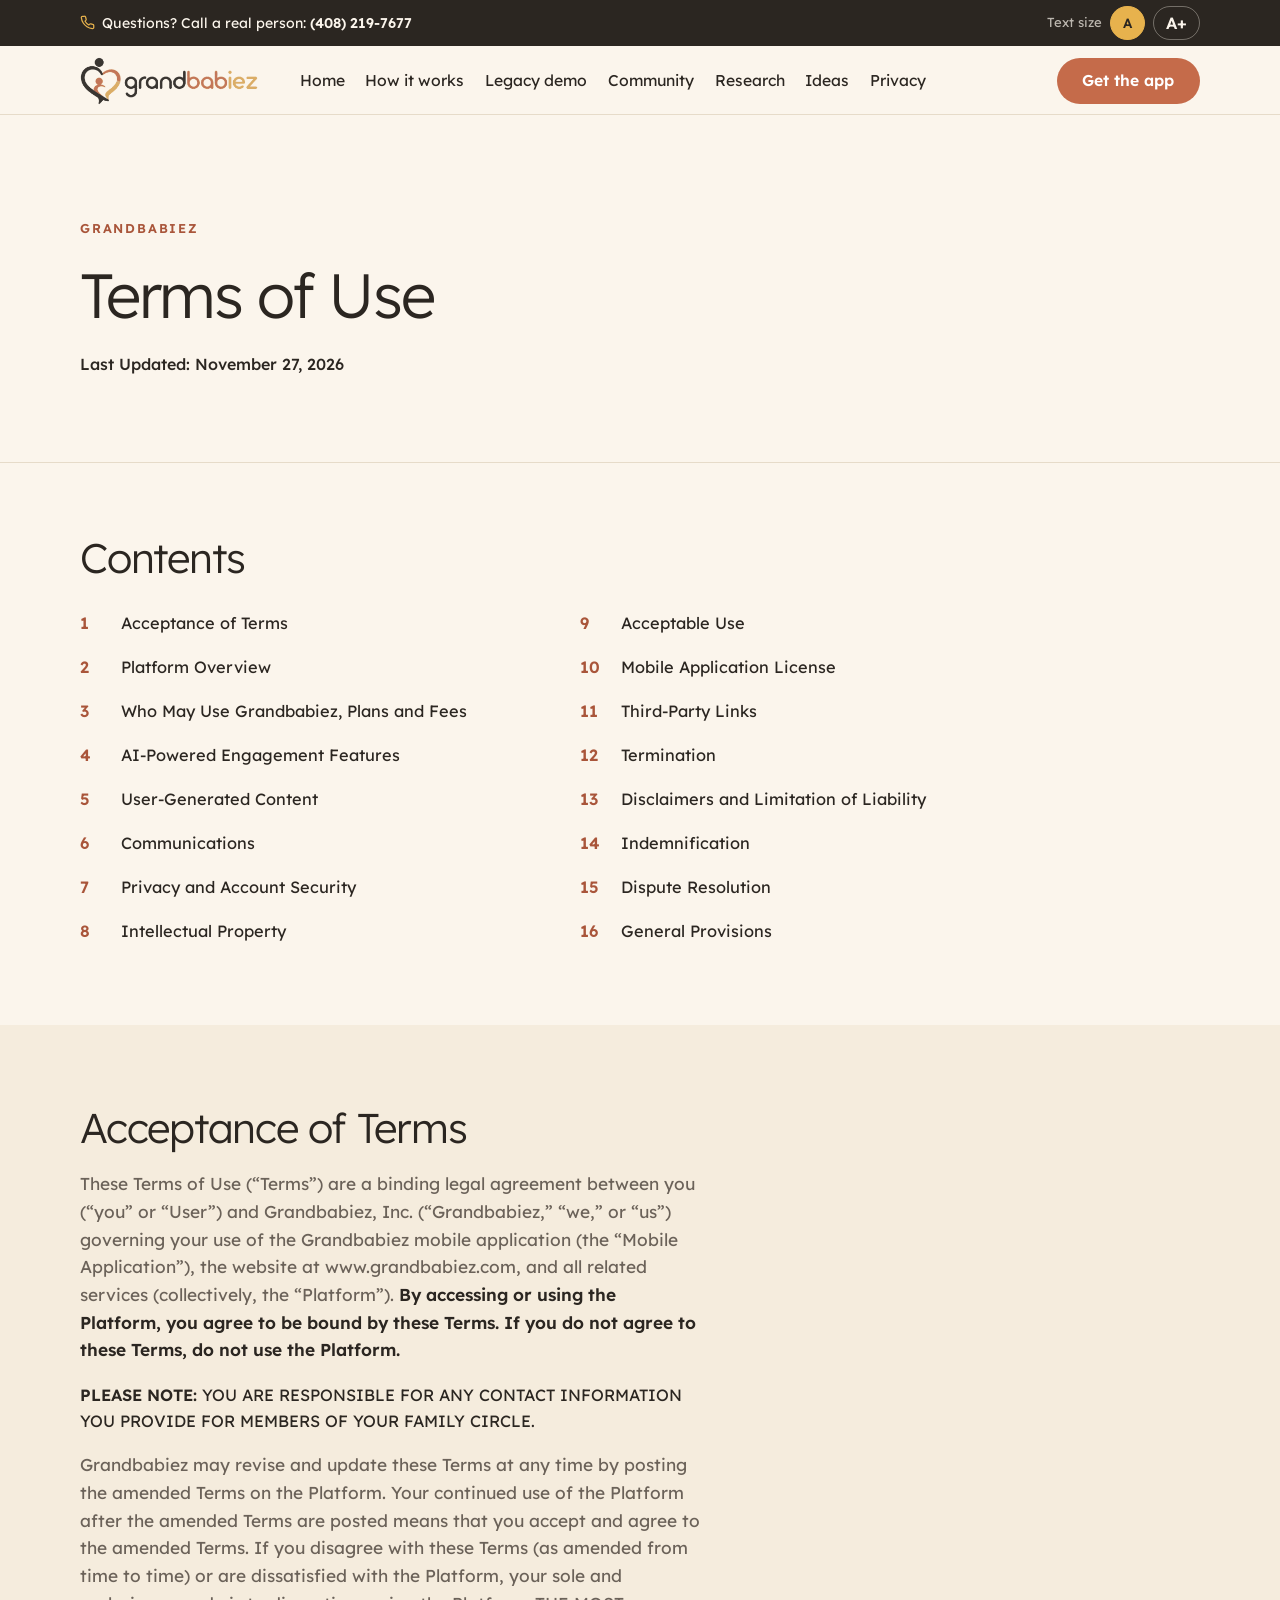
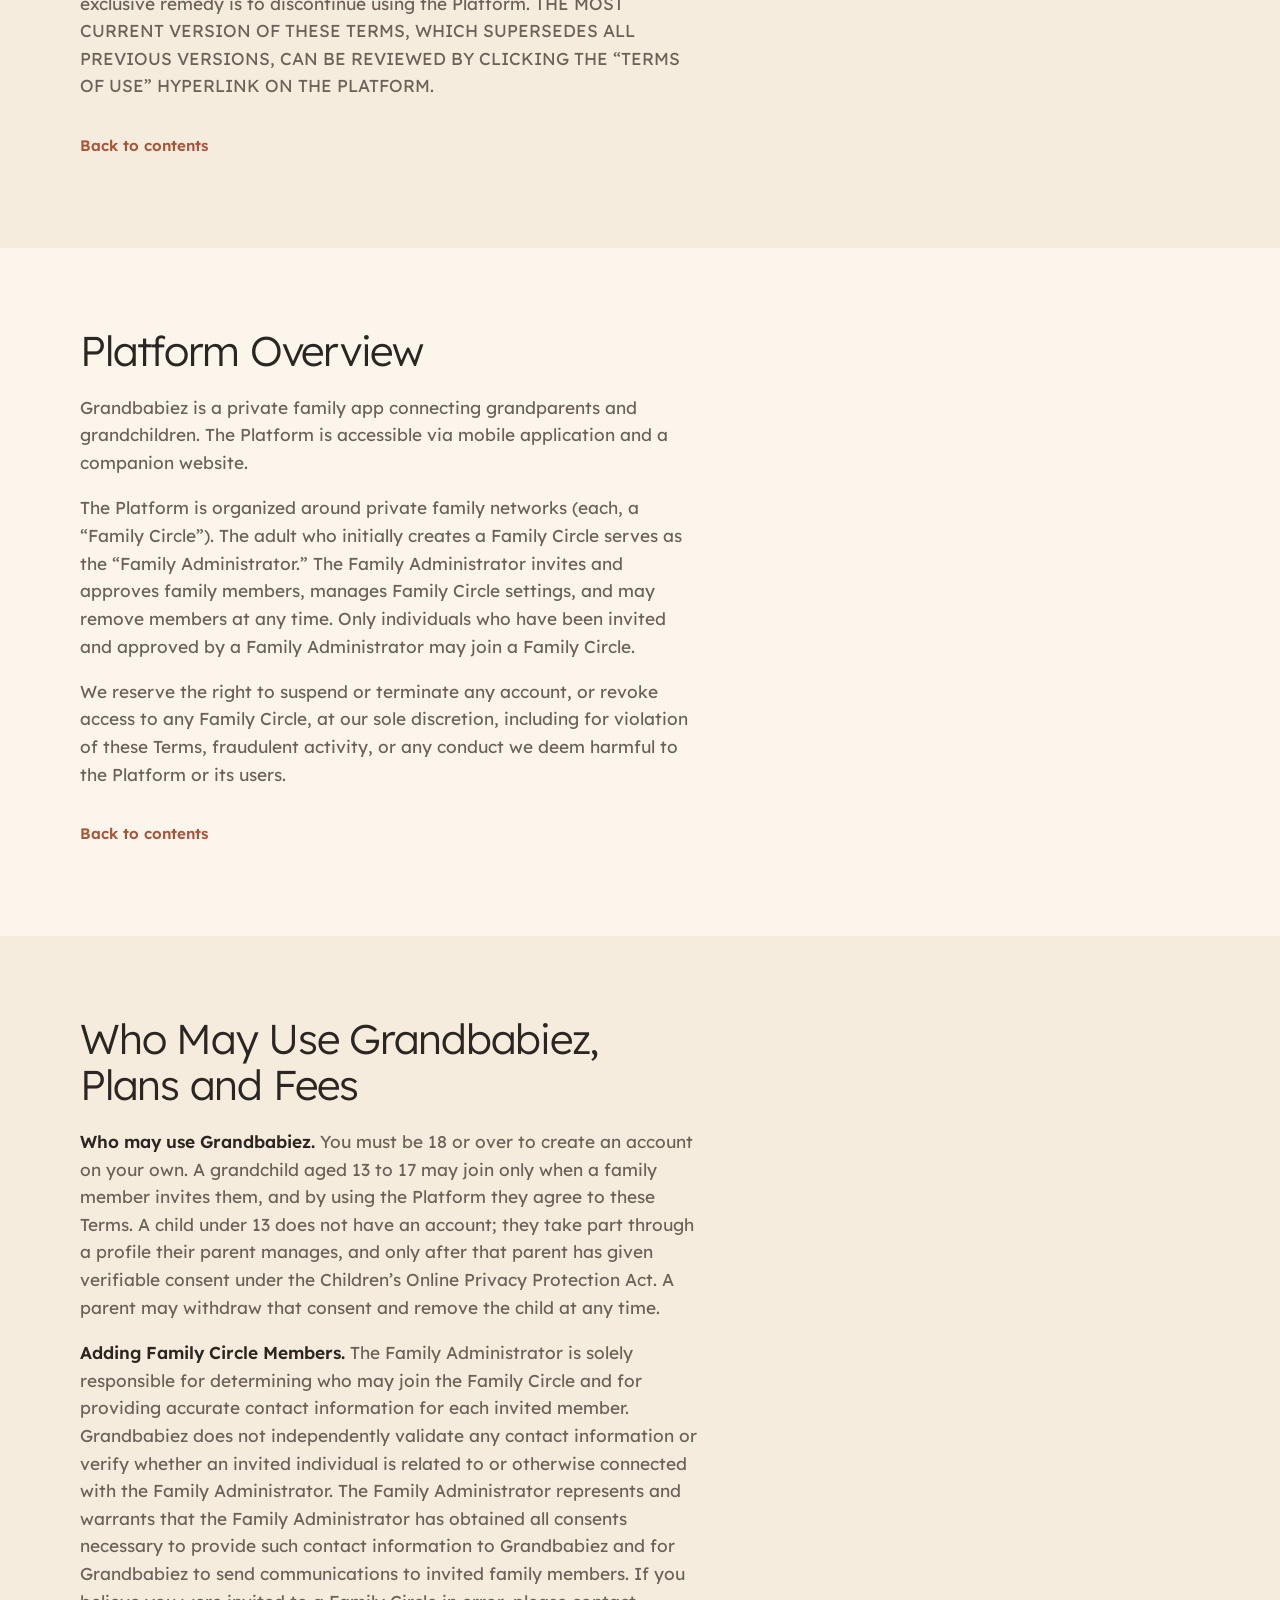
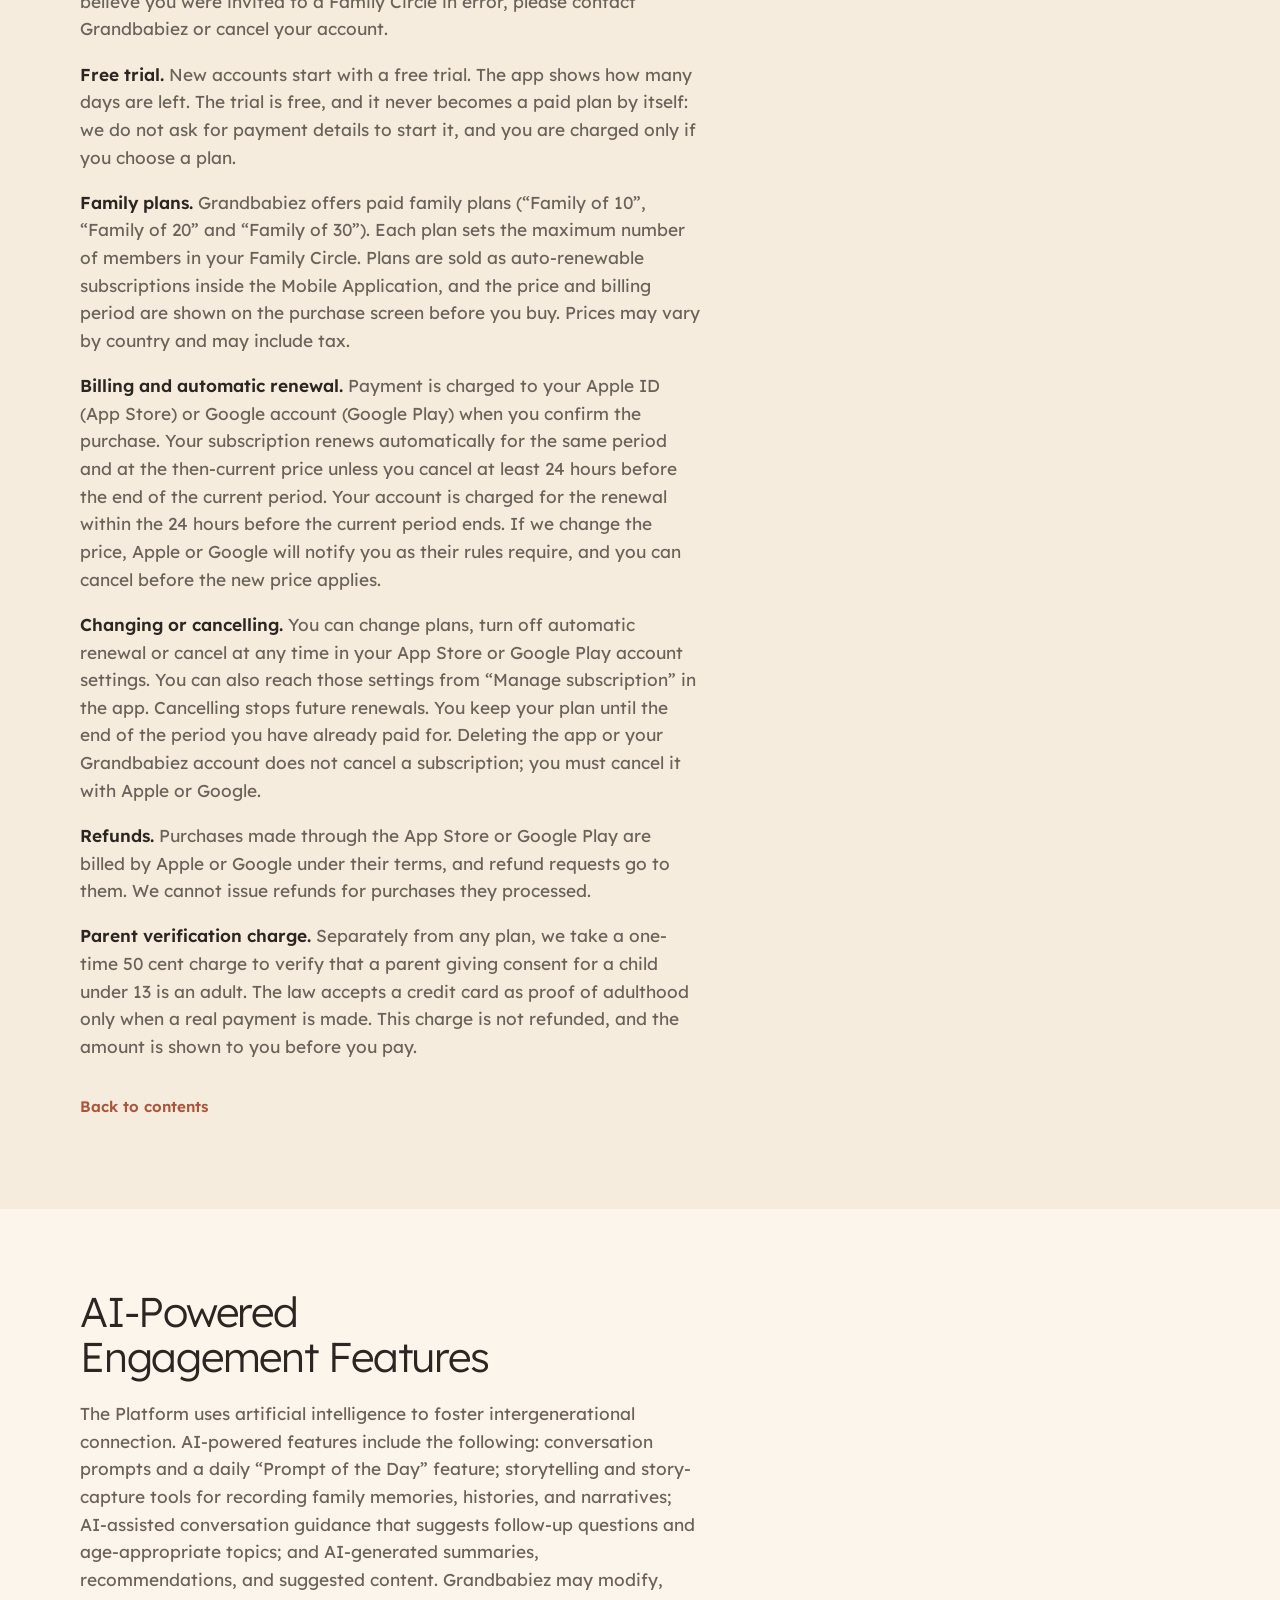
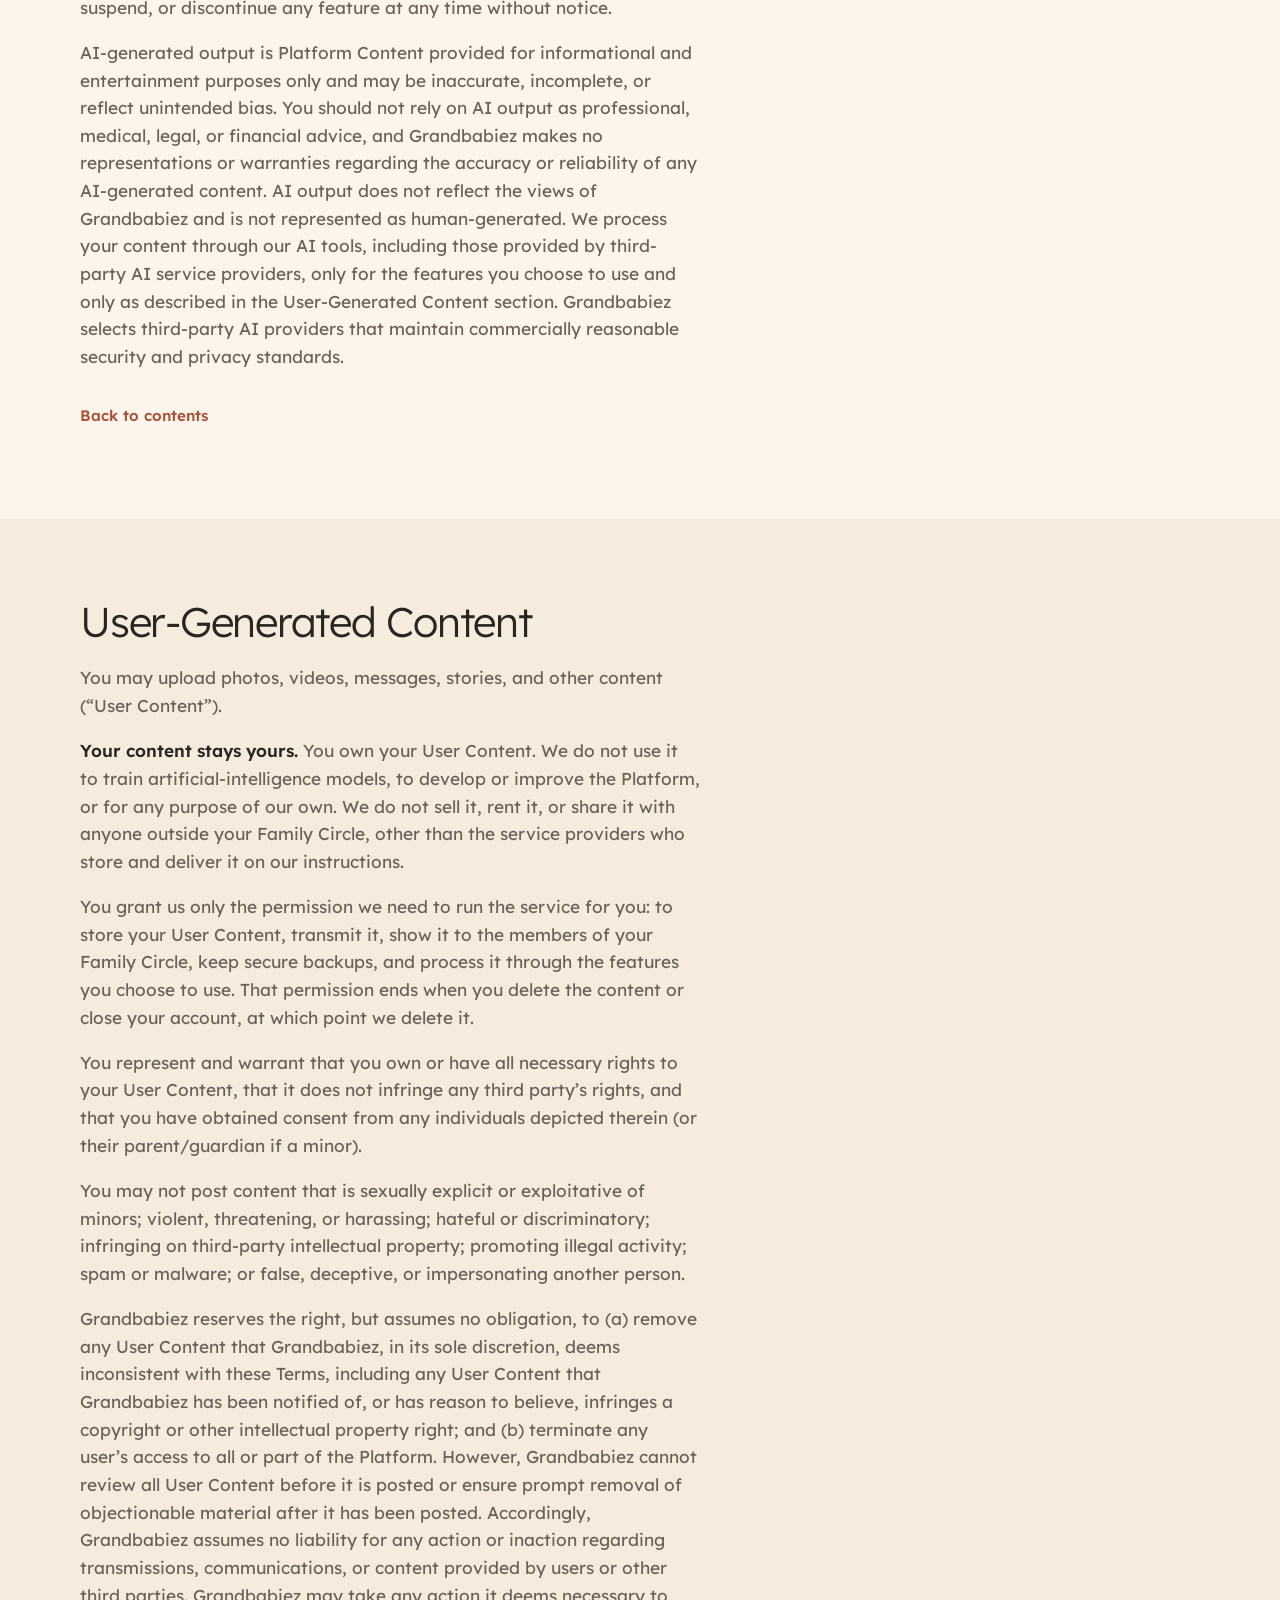
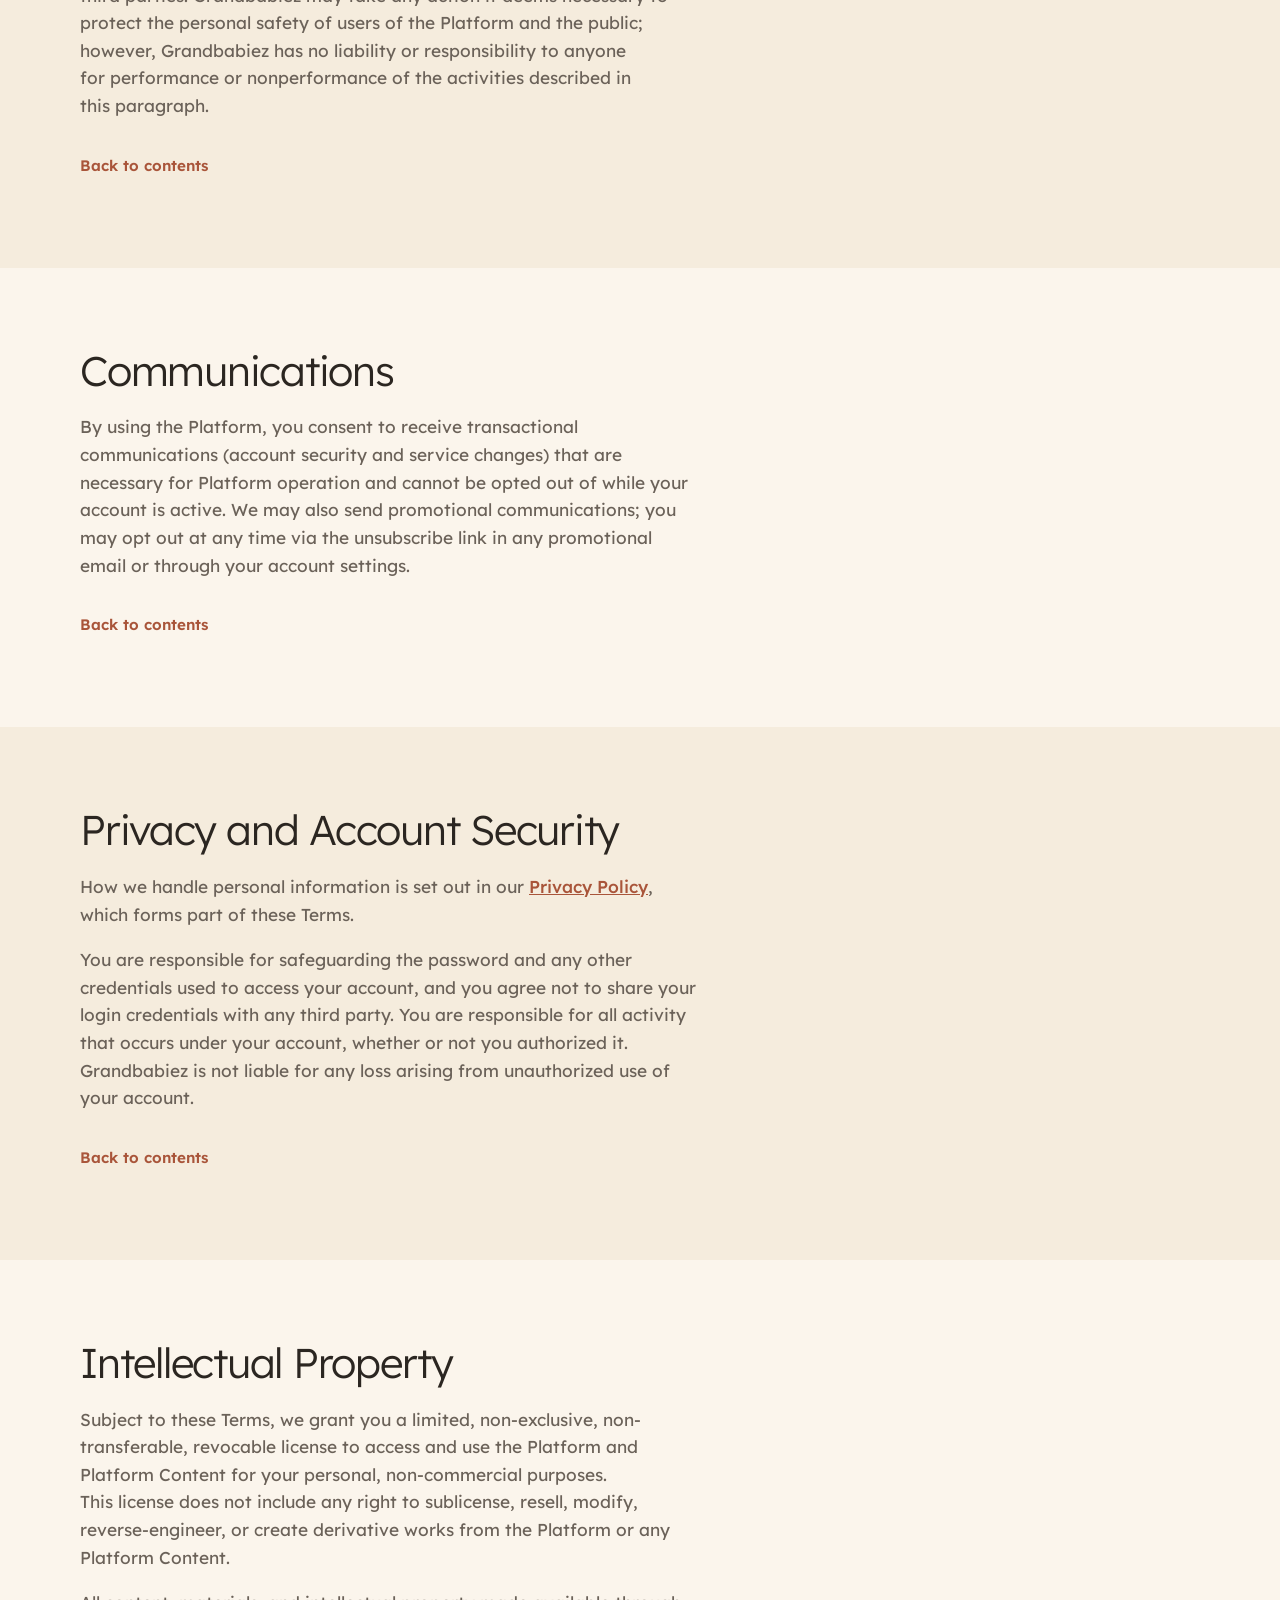
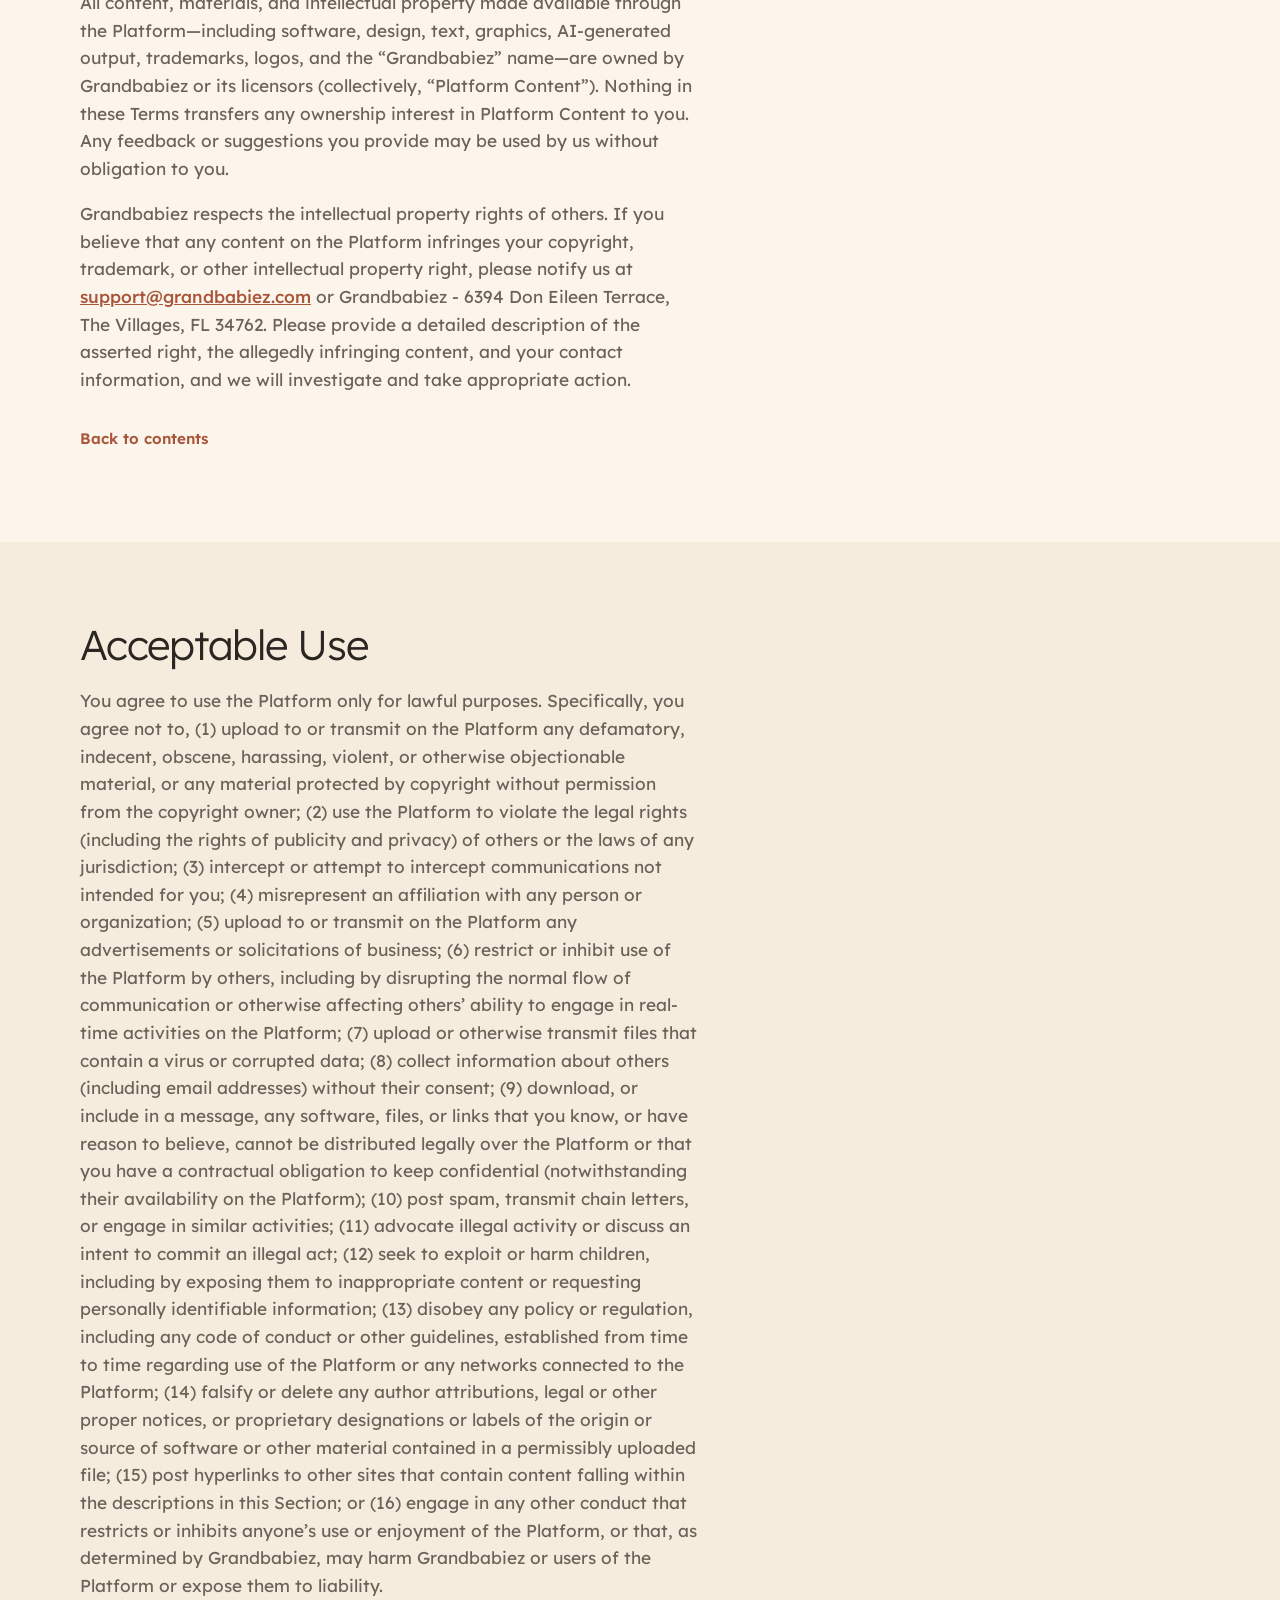
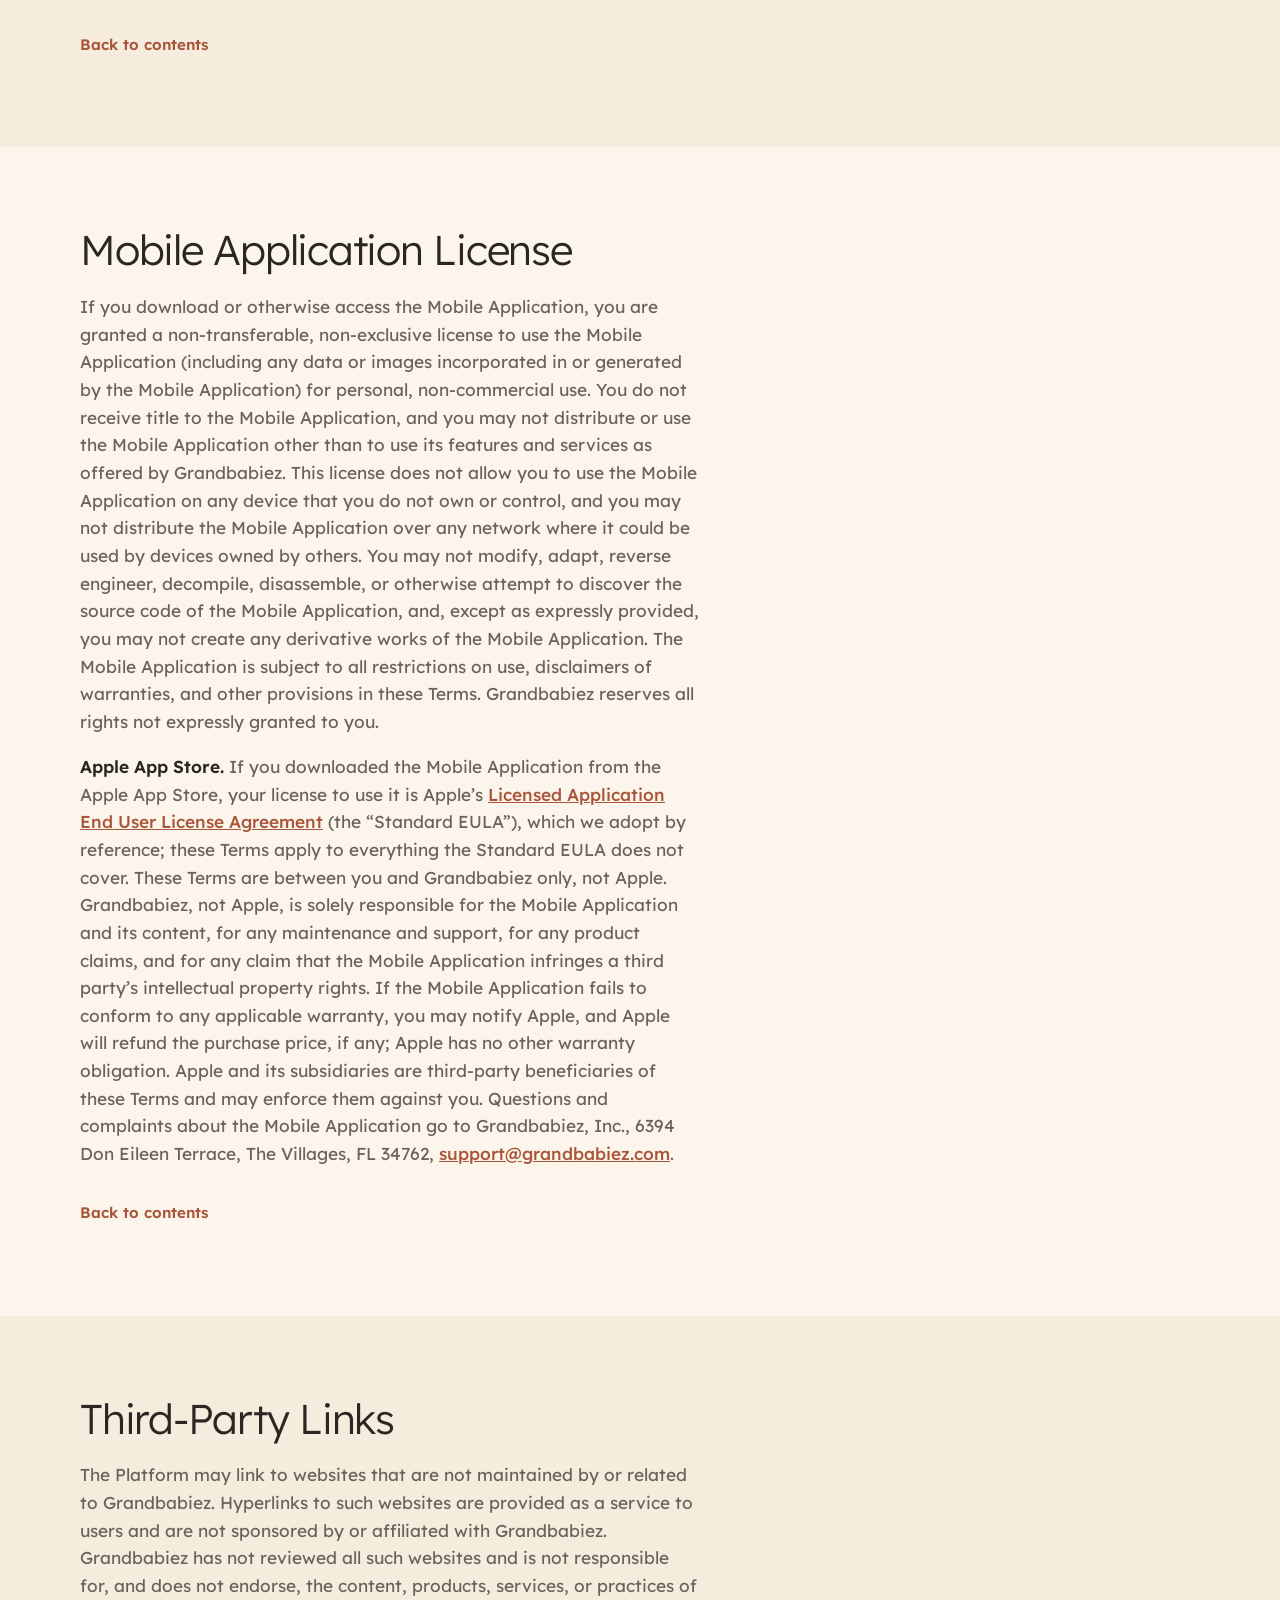
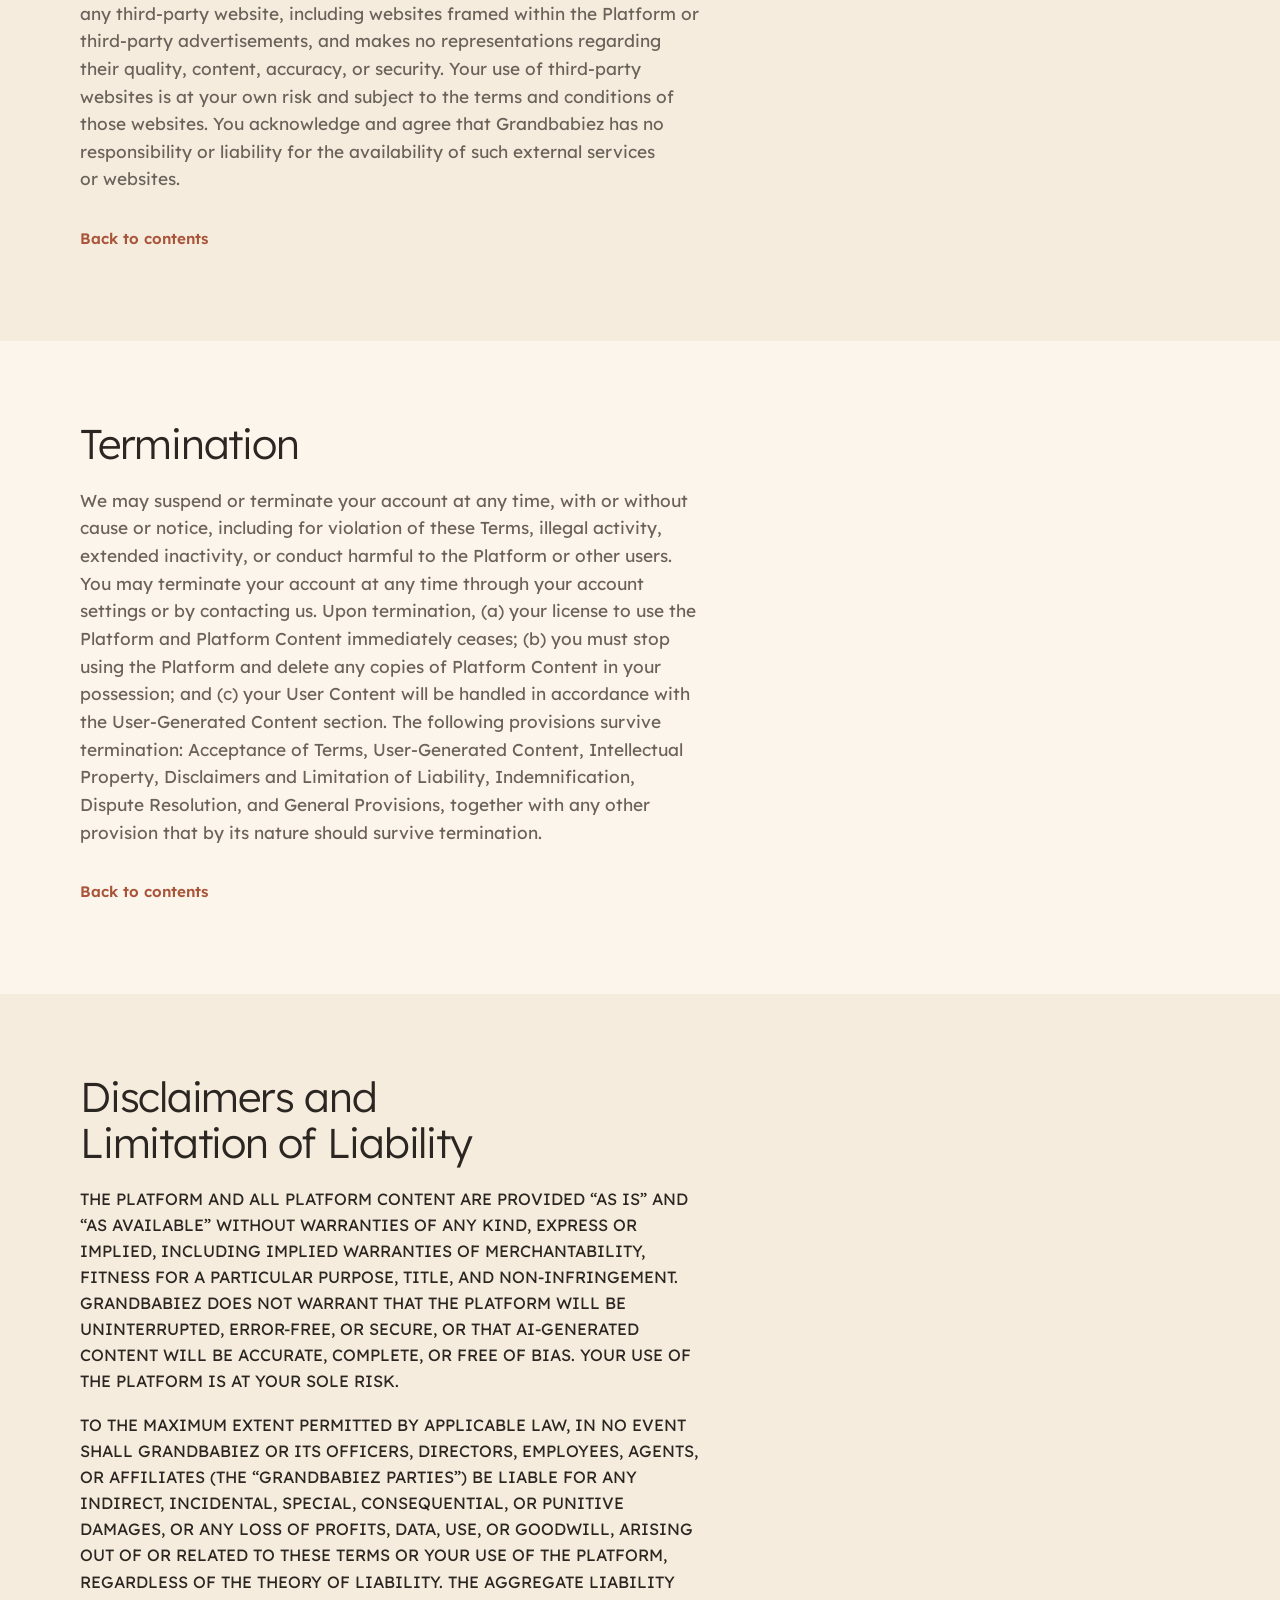
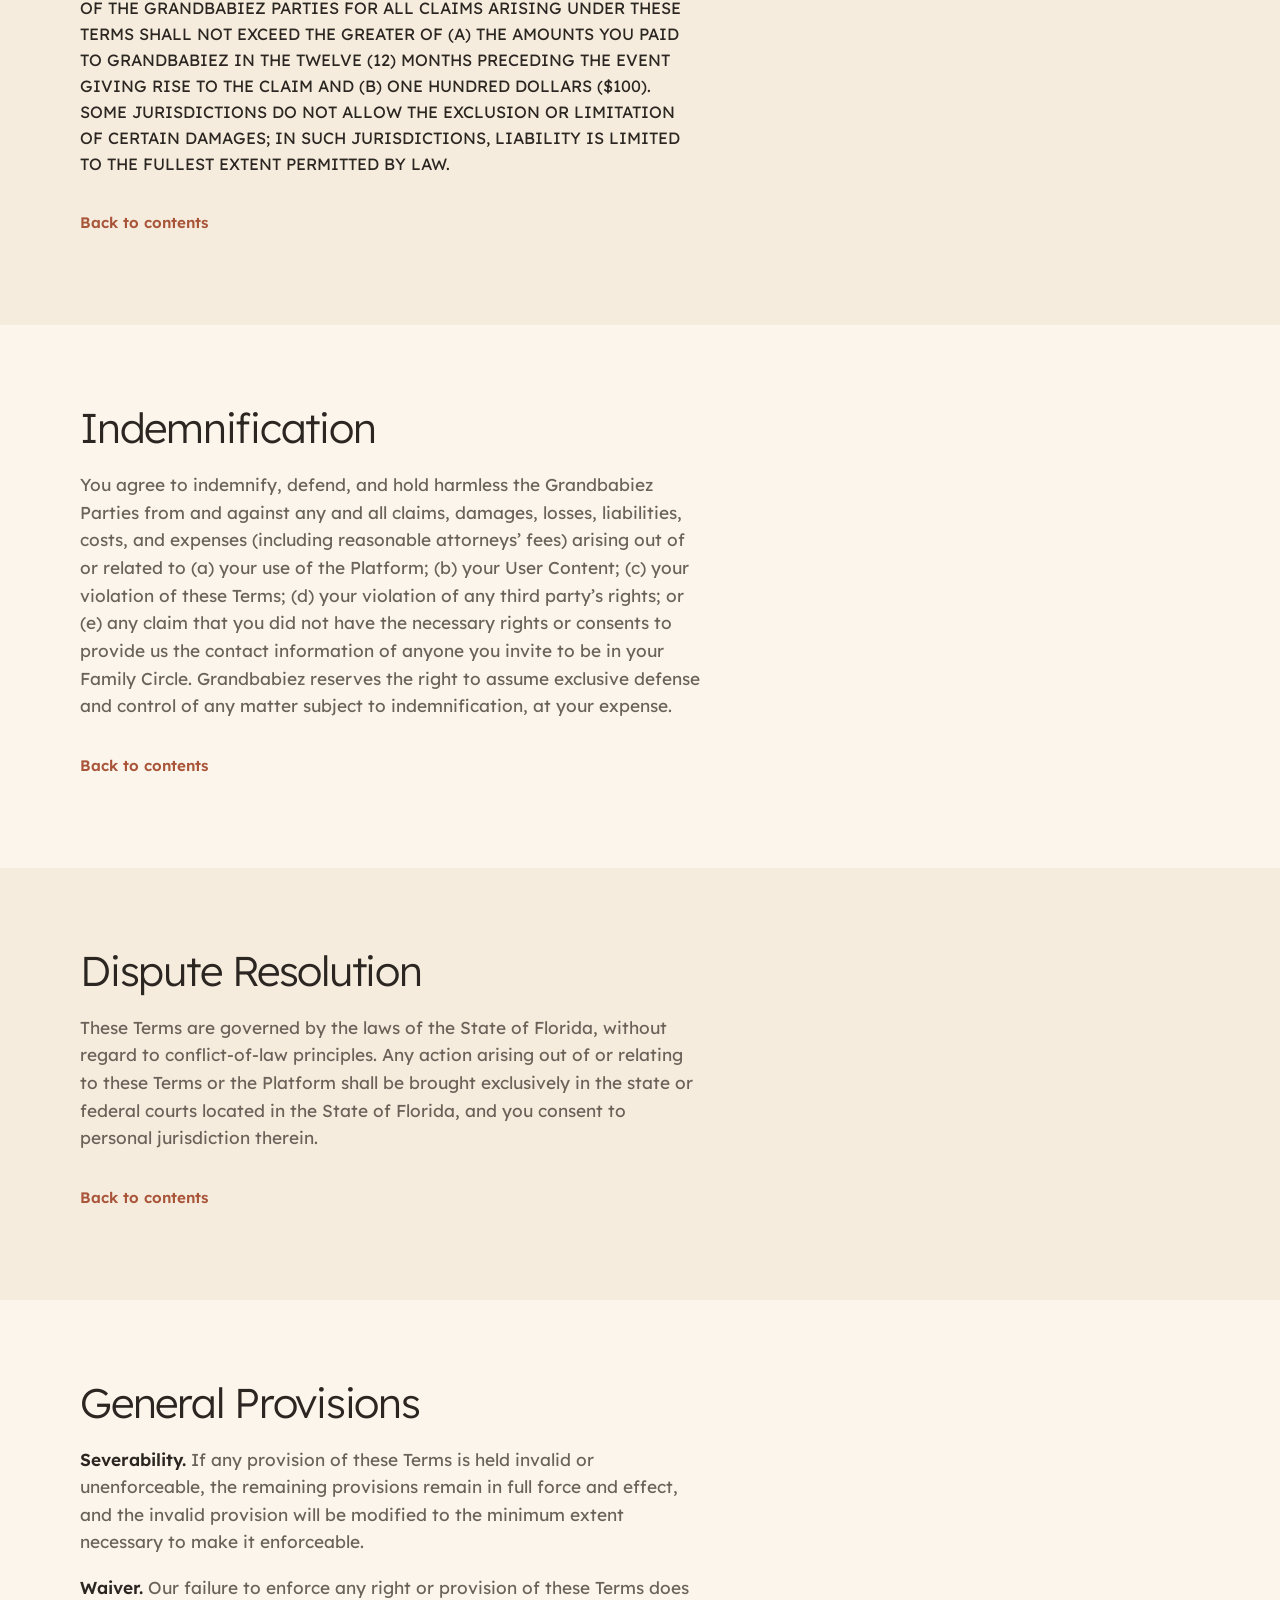
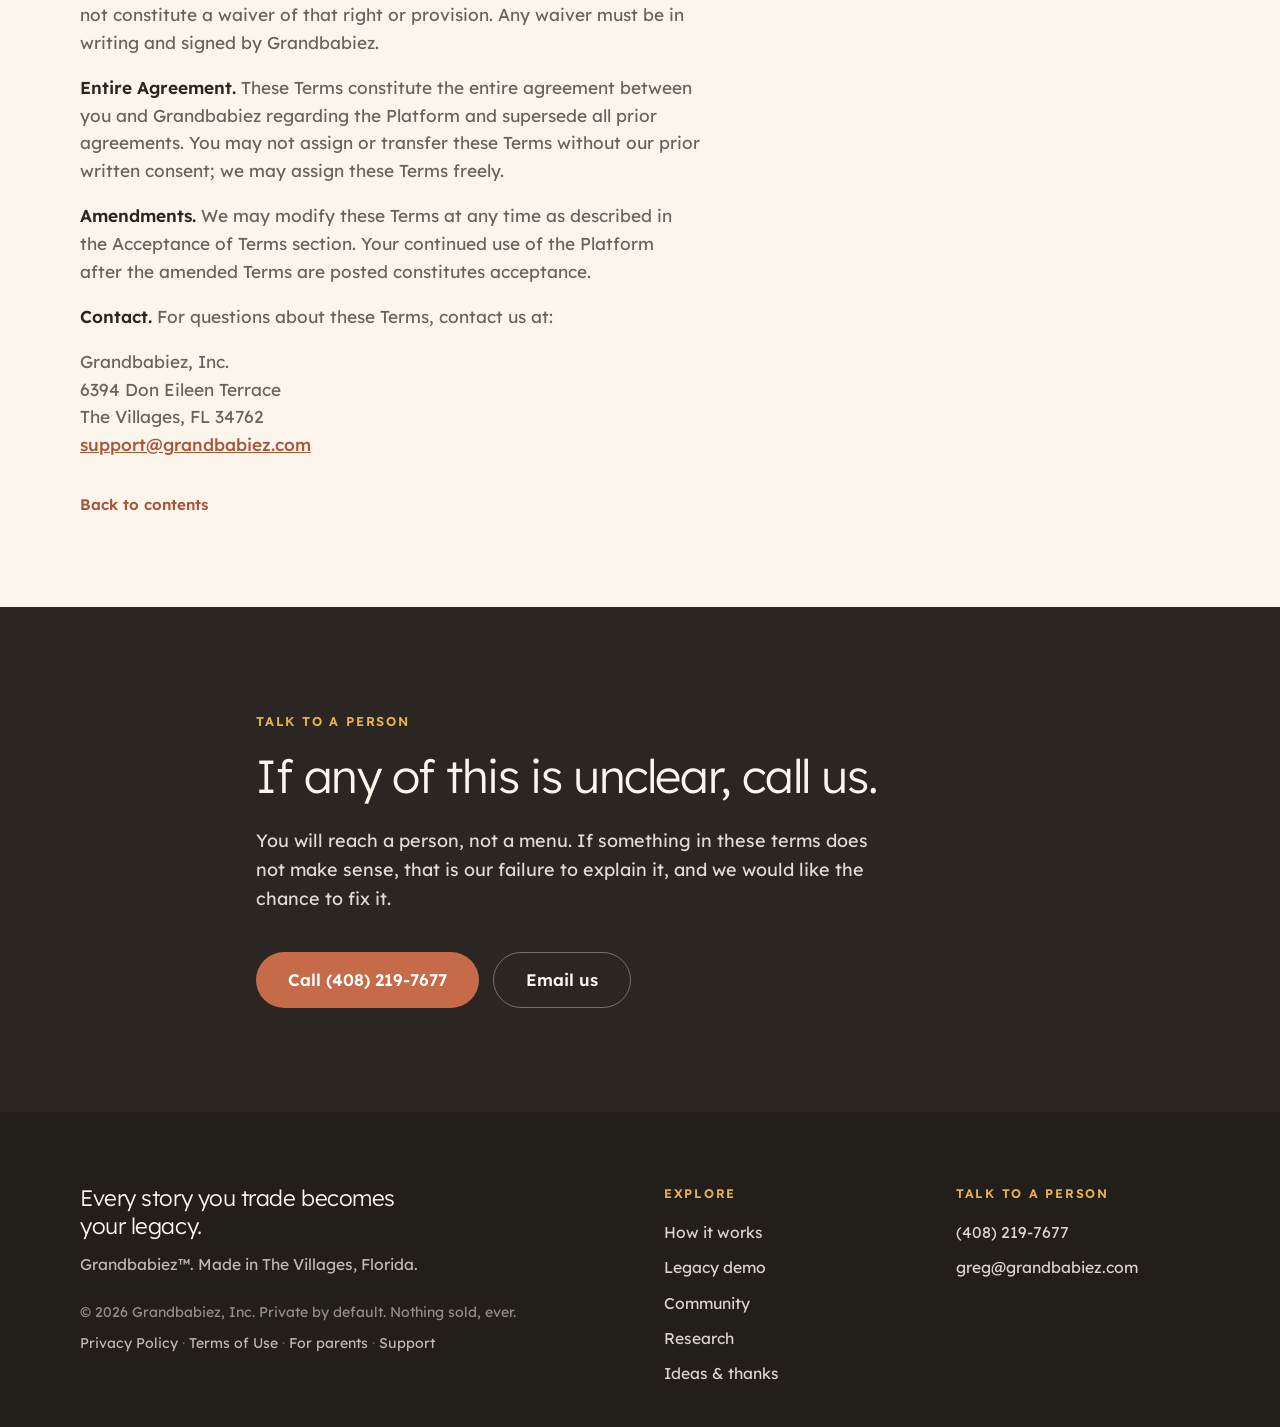
<file: terms.html>
<!DOCTYPE html>
<html lang="en">
<head>
<meta charset="utf-8">
<meta name="viewport" content="width=device-width, initial-scale=1">
<meta name="facebook-domain-verification" content="qf9j9x7qjsza3waerikh86qsavqz3l">
<title>Terms of Use — Grandbabiez</title>
<meta name="description" content="The Terms of Use for Grandbabiez: who may use it, fees, family circles, your content, and how disputes are handled.">
<meta name="theme-color" content="#FBF5EC">
<link rel="icon" href="favicon.png" sizes="32x32" type="image/png">
<link rel="icon" href="icon-192.png" sizes="192x192" type="image/png">
<link rel="apple-touch-icon" href="apple-touch-icon.png">
<link rel="manifest" href="site.webmanifest">
<link rel="canonical" href="https://grandbabiez.com/terms.html">
<meta property="og:type" content="website">
<meta property="og:title" content="Terms of Use — Grandbabiez">
<meta property="og:description" content="The Terms of Use for Grandbabiez: who may use it, fees, family circles, your content, and how disputes are handled.">
<link rel="preconnect" href="https://fonts.googleapis.com">
<link rel="preconnect" href="https://fonts.gstatic.com" crossorigin>
<link href="https://fonts.googleapis.com/css2?family=Lexend+Deca:wght@300;400;500;600&display=swap" rel="stylesheet">
<link rel="stylesheet" href="styles.css">
</head>
<body>
<a class="skip" href="#main">Skip to content</a>
<div style="background:#FBF5EC; color:#2B2621; font-family:'Lexend Deca',system-ui,sans-serif; line-height:1.6;">

  <header style="position:sticky; top:0; z-index:40; background:#FBF5EC; border-bottom:1px solid #E6DBC9;">
  <div style="background:#2B2621; color:#FBF5EC;">
    <div style="max-width:78rem; margin:0 auto; padding:0.3rem clamp(1.25rem,5vw,4rem); display:flex; align-items:center; justify-content:space-between; gap:1rem; flex-wrap:wrap;">
      <a class="striplink" href="tel:+14082197677" style="display:inline-flex; align-items:center; gap:0.45rem; min-height:36px; color:#FBF5EC; text-decoration:none; font-size:0.88rem;">
        <svg width="15" height="15" viewBox="0 0 24 24" fill="none" stroke="#E7B24D" stroke-width="2" stroke-linecap="round" stroke-linejoin="round" aria-hidden="true"><path d="M22 16.92v3a2 2 0 0 1-2.18 2 19.79 19.79 0 0 1-8.63-3.07 19.5 19.5 0 0 1-6-6 19.79 19.79 0 0 1-3.07-8.67A2 2 0 0 1 4.11 2h3a2 2 0 0 1 2 1.72c.127.96.361 1.903.7 2.81a2 2 0 0 1-.45 2.11L8.09 9.91a16 16 0 0 0 6 6l1.27-1.27a2 2 0 0 1 2.11-.45c.907.339 1.85.573 2.81.7A2 2 0 0 1 22 16.92z"></path></svg>
        <span style="white-space:nowrap;">Questions? Call a real person: <strong style="font-weight:600;">(408) 219-7677</strong></span>
      </a>
      <div style="display:flex; align-items:center; gap:0.5rem; flex-shrink:0;">
        <span style="font-size:0.82rem; color:rgba(251,245,236,.7); white-space:nowrap;">Text size</span>
        <button type="button" id="size-normal" class="sizebtn" aria-pressed="true" style="min-height:34px; padding:0.15rem 0.75rem; border-radius:999px; cursor:pointer; font-weight:600; font-size:0.84rem;">A</button>
        <button type="button" id="size-large" class="sizebtn" aria-pressed="false" style="min-height:34px; padding:0.15rem 0.75rem; border-radius:999px; cursor:pointer; font-weight:600; font-size:1.02rem;">A+</button>
      </div>
    </div>
  </div>
  <div style="max-width:78rem; margin:0 auto; padding:0.85rem clamp(1.25rem,5vw,4rem) 0.5rem; display:flex; align-items:center; justify-content:space-between; gap:1.25rem;">
    <a href="index.html" style="display:inline-flex; align-items:center; flex-shrink:0;">
      <img src="assets/logo.png" alt="Grandbabiez" width="660" height="178" style="height:48px; width:auto; display:block;">
    </a>
    <div style="display:flex; align-items:center; gap:0.6rem; flex-shrink:0;">
      <button type="button" id="menu-btn" aria-expanded="false" aria-controls="gb-nav" style="min-height:46px; padding:0.35rem 1.1rem; border-radius:999px; border:1.5px solid #E6DBC9; background:transparent; color:#2B2621; font-weight:600; font-size:0.92rem; cursor:pointer;">Menu</button>
      <a class="btn-primary" href="index.html#get-the-app" style="display:inline-flex; align-items:center; min-height:46px; padding:0.5rem 1.6rem; border-radius:999px; background:#C56B4A; color:#fff; text-decoration:none; font-weight:600; font-size:0.98rem;">Get the app</a>
    </div>
  </div>
  <div id="gb-navwrap" style="max-width:78rem; margin:0 auto; padding:0 clamp(1.25rem,5vw,4rem) 0.5rem;">
    <nav id="gb-nav" style="display:flex; align-items:center; gap:0.1rem; flex-wrap:wrap; margin-left:-0.8rem;">
        <a href="index.html" class="navlink" style="display:inline-flex; align-items:center; min-height:46px; padding:0.4rem 0.8rem; text-decoration:none; font-size:0.98rem; border-radius:10px; white-space:nowrap; color:#2B2621; font-weight:400;">Home</a>
        <a href="index.html#how-it-works" class="navlink" style="display:inline-flex; align-items:center; min-height:46px; padding:0.4rem 0.8rem; text-decoration:none; font-size:0.98rem; border-radius:10px; white-space:nowrap; color:#2B2621; font-weight:400;">How it works</a>
        <a href="legacy-demo.html" class="navlink" style="display:inline-flex; align-items:center; min-height:46px; padding:0.4rem 0.8rem; text-decoration:none; font-size:0.98rem; border-radius:10px; white-space:nowrap; color:#2B2621; font-weight:400;">Legacy demo</a>
        <a href="community.html" class="navlink" style="display:inline-flex; align-items:center; min-height:46px; padding:0.4rem 0.8rem; text-decoration:none; font-size:0.98rem; border-radius:10px; white-space:nowrap; color:#2B2621; font-weight:400;">Community</a>
        <a href="research.html" class="navlink" style="display:inline-flex; align-items:center; min-height:46px; padding:0.4rem 0.8rem; text-decoration:none; font-size:0.98rem; border-radius:10px; white-space:nowrap; color:#2B2621; font-weight:400;">Research</a>
        <a href="ideas.html" class="navlink" style="display:inline-flex; align-items:center; min-height:46px; padding:0.4rem 0.8rem; text-decoration:none; font-size:0.98rem; border-radius:10px; white-space:nowrap; color:#2B2621; font-weight:400;">Ideas</a>
        <a href="privacy.html" class="navlink" style="display:inline-flex; align-items:center; min-height:46px; padding:0.4rem 0.8rem; text-decoration:none; font-size:0.98rem; border-radius:10px; white-space:nowrap; color:#2B2621; font-weight:400;">Privacy</a>
    </nav>
  </div>
</header>

  <main id="main">

    <section style="max-width:78rem; margin:0 auto; padding:clamp(3.5rem,8vw,6.5rem) clamp(1.25rem,5vw,4rem) clamp(2.5rem,5vw,3.5rem);">
      <p style="margin:0 0 1.5rem; font-size:0.8rem; font-weight:600; letter-spacing:0.14em; text-transform:uppercase; color:#A9553A;">Grandbabiez</p>
      <h1 style="margin:0 0 1.5rem; font-weight:300; font-size:clamp(2.3rem,5.4vw,3.9rem); line-height:1.06; letter-spacing:-0.035em; max-width:20ch; text-wrap:balance;">Terms of Use</h1>
      <p style="margin:0 0 1.75rem; font-size:1rem; font-weight:500; color:#2B2621;">Last Updated: November 27, 2026</p>
      
    </section>

    <nav id="contents" aria-labelledby="contents-h" style="scroll-margin-top:11rem; border-top:1px solid #E6DBC9;">
      <div style="max-width:78rem; margin:0 auto; padding:clamp(3rem,7vw,4.5rem) clamp(1.25rem,5vw,4rem);">
        <h2 id="contents-h" style="margin:0 0 1.25rem; font-weight:300; font-size:clamp(1.8rem,3.6vw,2.6rem); line-height:1.1; letter-spacing:-0.03em; max-width:24ch; text-wrap:balance;">Contents</h2>
        <ol style="list-style:none; margin:0; padding:0; columns:2 20rem; column-gap:2.5rem; max-width:60rem;"><li style="break-inside:avoid;"><a href="#acceptance" class="hv7" style="display:flex; align-items:center; gap:0.75rem; min-height:44px; color:#2B2621; text-decoration:none; font-size:1.02rem;"><span aria-hidden="true" style="min-width:1.8rem; font-weight:600; color:#A9553A;">1</span><span>Acceptance of Terms</span></a></li><li style="break-inside:avoid;"><a href="#overview" class="hv7" style="display:flex; align-items:center; gap:0.75rem; min-height:44px; color:#2B2621; text-decoration:none; font-size:1.02rem;"><span aria-hidden="true" style="min-width:1.8rem; font-weight:600; color:#A9553A;">2</span><span>Platform Overview</span></a></li><li style="break-inside:avoid;"><a href="#subscription" class="hv7" style="display:flex; align-items:center; gap:0.75rem; min-height:44px; color:#2B2621; text-decoration:none; font-size:1.02rem;"><span aria-hidden="true" style="min-width:1.8rem; font-weight:600; color:#A9553A;">3</span><span>Who May Use Grandbabiez, Plans and Fees</span></a></li><li style="break-inside:avoid;"><a href="#ai" class="hv7" style="display:flex; align-items:center; gap:0.75rem; min-height:44px; color:#2B2621; text-decoration:none; font-size:1.02rem;"><span aria-hidden="true" style="min-width:1.8rem; font-weight:600; color:#A9553A;">4</span><span>AI-Powered Engagement Features</span></a></li><li style="break-inside:avoid;"><a href="#content" class="hv7" style="display:flex; align-items:center; gap:0.75rem; min-height:44px; color:#2B2621; text-decoration:none; font-size:1.02rem;"><span aria-hidden="true" style="min-width:1.8rem; font-weight:600; color:#A9553A;">5</span><span>User-Generated Content</span></a></li><li style="break-inside:avoid;"><a href="#communications" class="hv7" style="display:flex; align-items:center; gap:0.75rem; min-height:44px; color:#2B2621; text-decoration:none; font-size:1.02rem;"><span aria-hidden="true" style="min-width:1.8rem; font-weight:600; color:#A9553A;">6</span><span>Communications</span></a></li><li style="break-inside:avoid;"><a href="#privacy" class="hv7" style="display:flex; align-items:center; gap:0.75rem; min-height:44px; color:#2B2621; text-decoration:none; font-size:1.02rem;"><span aria-hidden="true" style="min-width:1.8rem; font-weight:600; color:#A9553A;">7</span><span>Privacy and Account Security</span></a></li><li style="break-inside:avoid;"><a href="#ip" class="hv7" style="display:flex; align-items:center; gap:0.75rem; min-height:44px; color:#2B2621; text-decoration:none; font-size:1.02rem;"><span aria-hidden="true" style="min-width:1.8rem; font-weight:600; color:#A9553A;">8</span><span>Intellectual Property</span></a></li><li style="break-inside:avoid;"><a href="#acceptable-use" class="hv7" style="display:flex; align-items:center; gap:0.75rem; min-height:44px; color:#2B2621; text-decoration:none; font-size:1.02rem;"><span aria-hidden="true" style="min-width:1.8rem; font-weight:600; color:#A9553A;">9</span><span>Acceptable Use</span></a></li><li style="break-inside:avoid;"><a href="#app-license" class="hv7" style="display:flex; align-items:center; gap:0.75rem; min-height:44px; color:#2B2621; text-decoration:none; font-size:1.02rem;"><span aria-hidden="true" style="min-width:1.8rem; font-weight:600; color:#A9553A;">10</span><span>Mobile Application License</span></a></li><li style="break-inside:avoid;"><a href="#third-party" class="hv7" style="display:flex; align-items:center; gap:0.75rem; min-height:44px; color:#2B2621; text-decoration:none; font-size:1.02rem;"><span aria-hidden="true" style="min-width:1.8rem; font-weight:600; color:#A9553A;">11</span><span>Third-Party Links</span></a></li><li style="break-inside:avoid;"><a href="#termination" class="hv7" style="display:flex; align-items:center; gap:0.75rem; min-height:44px; color:#2B2621; text-decoration:none; font-size:1.02rem;"><span aria-hidden="true" style="min-width:1.8rem; font-weight:600; color:#A9553A;">12</span><span>Termination</span></a></li><li style="break-inside:avoid;"><a href="#disclaimers" class="hv7" style="display:flex; align-items:center; gap:0.75rem; min-height:44px; color:#2B2621; text-decoration:none; font-size:1.02rem;"><span aria-hidden="true" style="min-width:1.8rem; font-weight:600; color:#A9553A;">13</span><span>Disclaimers and Limitation of Liability</span></a></li><li style="break-inside:avoid;"><a href="#indemnification" class="hv7" style="display:flex; align-items:center; gap:0.75rem; min-height:44px; color:#2B2621; text-decoration:none; font-size:1.02rem;"><span aria-hidden="true" style="min-width:1.8rem; font-weight:600; color:#A9553A;">14</span><span>Indemnification</span></a></li><li style="break-inside:avoid;"><a href="#disputes" class="hv7" style="display:flex; align-items:center; gap:0.75rem; min-height:44px; color:#2B2621; text-decoration:none; font-size:1.02rem;"><span aria-hidden="true" style="min-width:1.8rem; font-weight:600; color:#A9553A;">15</span><span>Dispute Resolution</span></a></li><li style="break-inside:avoid;"><a href="#general" class="hv7" style="display:flex; align-items:center; gap:0.75rem; min-height:44px; color:#2B2621; text-decoration:none; font-size:1.02rem;"><span aria-hidden="true" style="min-width:1.8rem; font-weight:600; color:#A9553A;">16</span><span>General Provisions</span></a></li></ol>
      </div>
    </nav>

    <section id="acceptance" style="scroll-margin-top:11rem; background:#F5ECDD;">
      <div style="max-width:78rem; margin:0 auto; padding:clamp(3rem,7vw,5rem) clamp(1.25rem,5vw,4rem);">
        <div style="max-width:52rem;">
          <h2 style="margin:0 0 1.25rem; font-weight:300; font-size:clamp(1.8rem,3.6vw,2.6rem); line-height:1.1; letter-spacing:-0.03em; max-width:24ch; text-wrap:balance;">Acceptance of Terms</h2>
          <p style="margin:0 0 1.1rem; font-size:1.08rem; color:#6B6259; max-width:62ch; text-wrap:pretty;">These Terms of Use (“Terms”) are a binding legal agreement between you (“you” or “User”) and Grandbabiez, Inc. (“Grandbabiez,” “we,” or “us”) governing your use of the Grandbabiez mobile application (the “Mobile Application”), the website at www.grandbabiez.com, and all related services (collectively, the “Platform”). <strong style="font-weight:600; color:#2B2621;">By accessing or using the Platform, you agree to be bound by these Terms. If you do not agree to these Terms, do not use the Platform.</strong></p><p style="margin:0 0 1.1rem; font-size:1.02rem; color:#2B2621; max-width:62ch; text-wrap:pretty;"><strong style="font-weight:600; color:#2B2621;">PLEASE NOTE:</strong> YOU ARE RESPONSIBLE FOR ANY CONTACT INFORMATION YOU PROVIDE FOR MEMBERS OF YOUR FAMILY CIRCLE.</p><p style="margin:0 0 1.1rem; font-size:1.08rem; color:#6B6259; max-width:62ch; text-wrap:pretty;">Grandbabiez may revise and update these Terms at any time by posting the amended Terms on the Platform. Your continued use of the Platform after the amended Terms are posted means that you accept and agree to the amended Terms. If you disagree with these Terms (as amended from time to time) or are dissatisfied with the Platform, your sole and exclusive remedy is to discontinue using the Platform. THE MOST CURRENT VERSION OF THESE TERMS, WHICH SUPERSEDES ALL PREVIOUS VERSIONS, CAN BE REVIEWED BY CLICKING THE “TERMS OF USE” HYPERLINK ON THE PLATFORM.</p>
          <p style="margin:1.5rem 0 0;"><a href="#contents" class="hv7" style="display:inline-flex; align-items:center; min-height:44px; color:#A9553A; font-weight:600; font-size:0.95rem; text-decoration:none;">Back to contents</a></p>
        </div>
      </div>
    </section>

    <section id="overview" style="scroll-margin-top:11rem;">
      <div style="max-width:78rem; margin:0 auto; padding:clamp(3rem,7vw,5rem) clamp(1.25rem,5vw,4rem);">
        <div style="max-width:52rem;">
          <h2 style="margin:0 0 1.25rem; font-weight:300; font-size:clamp(1.8rem,3.6vw,2.6rem); line-height:1.1; letter-spacing:-0.03em; max-width:24ch; text-wrap:balance;">Platform Overview</h2>
          <p style="margin:0 0 1.1rem; font-size:1.08rem; color:#6B6259; max-width:62ch; text-wrap:pretty;">Grandbabiez is a private family app connecting grandparents and grandchildren. The Platform is accessible via mobile application and a companion website.</p><p style="margin:0 0 1.1rem; font-size:1.08rem; color:#6B6259; max-width:62ch; text-wrap:pretty;">The Platform is organized around private family networks (each, a “Family Circle”). The adult who initially creates a Family Circle serves as the “Family Administrator.” The Family Administrator invites and approves family members, manages Family Circle settings, and may remove members at any time. Only individuals who have been invited and approved by a Family Administrator may join a Family Circle.</p><p style="margin:0 0 1.1rem; font-size:1.08rem; color:#6B6259; max-width:62ch; text-wrap:pretty;">We reserve the right to suspend or terminate any account, or revoke access to any Family Circle, at our sole discretion, including for violation of these Terms, fraudulent activity, or any conduct we deem harmful to the Platform or its users.</p>
          <p style="margin:1.5rem 0 0;"><a href="#contents" class="hv7" style="display:inline-flex; align-items:center; min-height:44px; color:#A9553A; font-weight:600; font-size:0.95rem; text-decoration:none;">Back to contents</a></p>
        </div>
      </div>
    </section>

    <section id="subscription" style="scroll-margin-top:11rem; background:#F5ECDD;">
      <div style="max-width:78rem; margin:0 auto; padding:clamp(3rem,7vw,5rem) clamp(1.25rem,5vw,4rem);">
        <div style="max-width:52rem;">
          <h2 style="margin:0 0 1.25rem; font-weight:300; font-size:clamp(1.8rem,3.6vw,2.6rem); line-height:1.1; letter-spacing:-0.03em; max-width:24ch; text-wrap:balance;">Who May Use Grandbabiez, Plans and Fees</h2>
          <p style="margin:0 0 1.1rem; font-size:1.08rem; color:#6B6259; max-width:62ch; text-wrap:pretty;"><strong style="font-weight:600; color:#2B2621;">Who may use Grandbabiez.</strong> You must be 18 or over to create an account on your own. A grandchild aged 13 to 17 may join only when a family member invites them, and by using the Platform they agree to these Terms. A child under 13 does not have an account; they take part through a profile their parent manages, and only after that parent has given verifiable consent under the Children’s Online Privacy Protection Act. A parent may withdraw that consent and remove the child at any time.</p><p style="margin:0 0 1.1rem; font-size:1.08rem; color:#6B6259; max-width:62ch; text-wrap:pretty;"><strong style="font-weight:600; color:#2B2621;">Adding Family Circle Members.</strong> The Family Administrator is solely responsible for determining who may join the Family Circle and for providing accurate contact information for each invited member. Grandbabiez does not independently validate any contact information or verify whether an invited individual is related to or otherwise connected with the Family Administrator. The Family Administrator represents and warrants that the Family Administrator has obtained all consents necessary to provide such contact information to Grandbabiez and for Grandbabiez to send communications to invited family members. If you believe you were invited to a Family Circle in error, please contact Grandbabiez or cancel your account.</p><p style="margin:0 0 1.1rem; font-size:1.08rem; color:#6B6259; max-width:62ch; text-wrap:pretty;"><strong style="font-weight:600; color:#2B2621;">Free trial.</strong> New accounts start with a free trial. The app shows how many days are left. The trial is free, and it never becomes a paid plan by itself: we do not ask for payment details to start it, and you are charged only if you choose a plan.</p><p style="margin:0 0 1.1rem; font-size:1.08rem; color:#6B6259; max-width:62ch; text-wrap:pretty;"><strong style="font-weight:600; color:#2B2621;">Family plans.</strong> Grandbabiez offers paid family plans (“Family of 10”, “Family of 20” and “Family of 30”). Each plan sets the maximum number of members in your Family Circle. Plans are sold as auto-renewable subscriptions inside the Mobile Application, and the price and billing period are shown on the purchase screen before you buy. Prices may vary by country and may include tax.</p><p style="margin:0 0 1.1rem; font-size:1.08rem; color:#6B6259; max-width:62ch; text-wrap:pretty;"><strong style="font-weight:600; color:#2B2621;">Billing and automatic renewal.</strong> Payment is charged to your Apple ID (App Store) or Google account (Google Play) when you confirm the purchase. Your subscription renews automatically for the same period and at the then-current price unless you cancel at least 24 hours before the end of the current period. Your account is charged for the renewal within the 24 hours before the current period ends. If we change the price, Apple or Google will notify you as their rules require, and you can cancel before the new price applies.</p><p style="margin:0 0 1.1rem; font-size:1.08rem; color:#6B6259; max-width:62ch; text-wrap:pretty;"><strong style="font-weight:600; color:#2B2621;">Changing or cancelling.</strong> You can change plans, turn off automatic renewal or cancel at any time in your App Store or Google Play account settings. You can also reach those settings from “Manage subscription” in the app. Cancelling stops future renewals. You keep your plan until the end of the period you have already paid for. Deleting the app or your Grandbabiez account does not cancel a subscription; you must cancel it with Apple or Google.</p><p style="margin:0 0 1.1rem; font-size:1.08rem; color:#6B6259; max-width:62ch; text-wrap:pretty;"><strong style="font-weight:600; color:#2B2621;">Refunds.</strong> Purchases made through the App Store or Google Play are billed by Apple or Google under their terms, and refund requests go to them. We cannot issue refunds for purchases they processed.</p><p style="margin:0 0 1.1rem; font-size:1.08rem; color:#6B6259; max-width:62ch; text-wrap:pretty;"><strong style="font-weight:600; color:#2B2621;">Parent verification charge.</strong> Separately from any plan, we take a one-time 50 cent charge to verify that a parent giving consent for a child under 13 is an adult. The law accepts a credit card as proof of adulthood only when a real payment is made. This charge is not refunded, and the amount is shown to you before you pay.</p>
          <p style="margin:1.5rem 0 0;"><a href="#contents" class="hv7" style="display:inline-flex; align-items:center; min-height:44px; color:#A9553A; font-weight:600; font-size:0.95rem; text-decoration:none;">Back to contents</a></p>
        </div>
      </div>
    </section>

    <section id="ai" style="scroll-margin-top:11rem;">
      <div style="max-width:78rem; margin:0 auto; padding:clamp(3rem,7vw,5rem) clamp(1.25rem,5vw,4rem);">
        <div style="max-width:52rem;">
          <h2 style="margin:0 0 1.25rem; font-weight:300; font-size:clamp(1.8rem,3.6vw,2.6rem); line-height:1.1; letter-spacing:-0.03em; max-width:24ch; text-wrap:balance;">AI-Powered Engagement Features</h2>
          <p style="margin:0 0 1.1rem; font-size:1.08rem; color:#6B6259; max-width:62ch; text-wrap:pretty;">The Platform uses artificial intelligence to foster intergenerational connection. AI-powered features include the following: conversation prompts and a daily “Prompt of the Day” feature; storytelling and story-capture tools for recording family memories, histories, and narratives; AI-assisted conversation guidance that suggests follow-up questions and age-appropriate topics; and AI-generated summaries, recommendations, and suggested content. Grandbabiez may modify, suspend, or discontinue any feature at any time without notice.</p><p style="margin:0 0 1.1rem; font-size:1.08rem; color:#6B6259; max-width:62ch; text-wrap:pretty;">AI-generated output is Platform Content provided for informational and entertainment purposes only and may be inaccurate, incomplete, or reflect unintended bias. You should not rely on AI output as professional, medical, legal, or financial advice, and Grandbabiez makes no representations or warranties regarding the accuracy or reliability of any AI-generated content. AI output does not reflect the views of Grandbabiez and is not represented as human-generated. We process your content through our AI tools, including those provided by third-party AI service providers, only for the features you choose to use and only as described in the User-Generated Content section. Grandbabiez selects third-party AI providers that maintain commercially reasonable security and privacy standards.</p>
          <p style="margin:1.5rem 0 0;"><a href="#contents" class="hv7" style="display:inline-flex; align-items:center; min-height:44px; color:#A9553A; font-weight:600; font-size:0.95rem; text-decoration:none;">Back to contents</a></p>
        </div>
      </div>
    </section>

    <section id="content" style="scroll-margin-top:11rem; background:#F5ECDD;">
      <div style="max-width:78rem; margin:0 auto; padding:clamp(3rem,7vw,5rem) clamp(1.25rem,5vw,4rem);">
        <div style="max-width:52rem;">
          <h2 style="margin:0 0 1.25rem; font-weight:300; font-size:clamp(1.8rem,3.6vw,2.6rem); line-height:1.1; letter-spacing:-0.03em; max-width:24ch; text-wrap:balance;">User-Generated Content</h2>
          <p style="margin:0 0 1.1rem; font-size:1.08rem; color:#6B6259; max-width:62ch; text-wrap:pretty;">You may upload photos, videos, messages, stories, and other content (“User Content”).</p><p style="margin:0 0 1.1rem; font-size:1.08rem; color:#6B6259; max-width:62ch; text-wrap:pretty;"><strong style="font-weight:600; color:#2B2621;">Your content stays yours.</strong> You own your User Content. We do not use it to train artificial-intelligence models, to develop or improve the Platform, or for any purpose of our own. We do not sell it, rent it, or share it with anyone outside your Family Circle, other than the service providers who store and deliver it on our instructions.</p><p style="margin:0 0 1.1rem; font-size:1.08rem; color:#6B6259; max-width:62ch; text-wrap:pretty;">You grant us only the permission we need to run the service for you: to store your User Content, transmit it, show it to the members of your Family Circle, keep secure backups, and process it through the features you choose to use. That permission ends when you delete the content or close your account, at which point we delete it.</p><p style="margin:0 0 1.1rem; font-size:1.08rem; color:#6B6259; max-width:62ch; text-wrap:pretty;">You represent and warrant that you own or have all necessary rights to your User Content, that it does not infringe any third party’s rights, and that you have obtained consent from any individuals depicted therein (or their parent/guardian if a minor).</p><p style="margin:0 0 1.1rem; font-size:1.08rem; color:#6B6259; max-width:62ch; text-wrap:pretty;">You may not post content that is sexually explicit or exploitative of minors; violent, threatening, or harassing; hateful or discriminatory; infringing on third-party intellectual property; promoting illegal activity; spam or malware; or false, deceptive, or impersonating another person.</p><p style="margin:0 0 1.1rem; font-size:1.08rem; color:#6B6259; max-width:62ch; text-wrap:pretty;">Grandbabiez reserves the right, but assumes no obligation, to (a) remove any User Content that Grandbabiez, in its sole discretion, deems inconsistent with these Terms, including any User Content that Grandbabiez has been notified of, or has reason to believe, infringes a copyright or other intellectual property right; and (b) terminate any user’s access to all or part of the Platform. However, Grandbabiez cannot review all User Content before it is posted or ensure prompt removal of objectionable material after it has been posted. Accordingly, Grandbabiez assumes no liability for any action or inaction regarding transmissions, communications, or content provided by users or other third parties. Grandbabiez may take any action it deems necessary to protect the personal safety of users of the Platform and the public; however, Grandbabiez has no liability or responsibility to anyone for performance or nonperformance of the activities described in this paragraph.</p>
          <p style="margin:1.5rem 0 0;"><a href="#contents" class="hv7" style="display:inline-flex; align-items:center; min-height:44px; color:#A9553A; font-weight:600; font-size:0.95rem; text-decoration:none;">Back to contents</a></p>
        </div>
      </div>
    </section>

    <section id="communications" style="scroll-margin-top:11rem;">
      <div style="max-width:78rem; margin:0 auto; padding:clamp(3rem,7vw,5rem) clamp(1.25rem,5vw,4rem);">
        <div style="max-width:52rem;">
          <h2 style="margin:0 0 1.25rem; font-weight:300; font-size:clamp(1.8rem,3.6vw,2.6rem); line-height:1.1; letter-spacing:-0.03em; max-width:24ch; text-wrap:balance;">Communications</h2>
          <p style="margin:0 0 1.1rem; font-size:1.08rem; color:#6B6259; max-width:62ch; text-wrap:pretty;">By using the Platform, you consent to receive transactional communications (account security and service changes) that are necessary for Platform operation and cannot be opted out of while your account is active. We may also send promotional communications; you may opt out at any time via the unsubscribe link in any promotional email or through your account settings.</p>
          <p style="margin:1.5rem 0 0;"><a href="#contents" class="hv7" style="display:inline-flex; align-items:center; min-height:44px; color:#A9553A; font-weight:600; font-size:0.95rem; text-decoration:none;">Back to contents</a></p>
        </div>
      </div>
    </section>

    <section id="privacy" style="scroll-margin-top:11rem; background:#F5ECDD;">
      <div style="max-width:78rem; margin:0 auto; padding:clamp(3rem,7vw,5rem) clamp(1.25rem,5vw,4rem);">
        <div style="max-width:52rem;">
          <h2 style="margin:0 0 1.25rem; font-weight:300; font-size:clamp(1.8rem,3.6vw,2.6rem); line-height:1.1; letter-spacing:-0.03em; max-width:24ch; text-wrap:balance;">Privacy and Account Security</h2>
          <p style="margin:0 0 1.1rem; font-size:1.08rem; color:#6B6259; max-width:62ch; text-wrap:pretty;">How we handle personal information is set out in our <a href="privacy.html" style="color:#A9553A; font-weight:500;">Privacy Policy</a>, which forms part of these Terms.</p><p style="margin:0 0 1.1rem; font-size:1.08rem; color:#6B6259; max-width:62ch; text-wrap:pretty;">You are responsible for safeguarding the password and any other credentials used to access your account, and you agree not to share your login credentials with any third party. You are responsible for all activity that occurs under your account, whether or not you authorized it. Grandbabiez is not liable for any loss arising from unauthorized use of your account.</p>
          <p style="margin:1.5rem 0 0;"><a href="#contents" class="hv7" style="display:inline-flex; align-items:center; min-height:44px; color:#A9553A; font-weight:600; font-size:0.95rem; text-decoration:none;">Back to contents</a></p>
        </div>
      </div>
    </section>

    <section id="ip" style="scroll-margin-top:11rem;">
      <div style="max-width:78rem; margin:0 auto; padding:clamp(3rem,7vw,5rem) clamp(1.25rem,5vw,4rem);">
        <div style="max-width:52rem;">
          <h2 style="margin:0 0 1.25rem; font-weight:300; font-size:clamp(1.8rem,3.6vw,2.6rem); line-height:1.1; letter-spacing:-0.03em; max-width:24ch; text-wrap:balance;">Intellectual Property</h2>
          <p style="margin:0 0 1.1rem; font-size:1.08rem; color:#6B6259; max-width:62ch; text-wrap:pretty;">Subject to these Terms, we grant you a limited, non-exclusive, non-transferable, revocable license to access and use the Platform and Platform Content for your personal, non-commercial purposes. This license does not include any right to sublicense, resell, modify, reverse-engineer, or create derivative works from the Platform or any Platform Content.</p><p style="margin:0 0 1.1rem; font-size:1.08rem; color:#6B6259; max-width:62ch; text-wrap:pretty;">All content, materials, and intellectual property made available through the Platform—including software, design, text, graphics, AI-generated output, trademarks, logos, and the “Grandbabiez” name—are owned by Grandbabiez or its licensors (collectively, “Platform Content”). Nothing in these Terms transfers any ownership interest in Platform Content to you. Any feedback or suggestions you provide may be used by us without obligation to you.</p><p style="margin:0 0 1.1rem; font-size:1.08rem; color:#6B6259; max-width:62ch; text-wrap:pretty;">Grandbabiez respects the intellectual property rights of others. If you believe that any content on the Platform infringes your copyright, trademark, or other intellectual property right, please notify us at <a href="mailto:support@grandbabiez.com" style="color:#A9553A; font-weight:500;" class="hv7">support@grandbabiez.com</a> or Grandbabiez - 6394 Don Eileen Terrace, The Villages, FL 34762. Please provide a detailed description of the asserted right, the allegedly infringing content, and your contact information, and we will investigate and take appropriate action.</p>
          <p style="margin:1.5rem 0 0;"><a href="#contents" class="hv7" style="display:inline-flex; align-items:center; min-height:44px; color:#A9553A; font-weight:600; font-size:0.95rem; text-decoration:none;">Back to contents</a></p>
        </div>
      </div>
    </section>

    <section id="acceptable-use" style="scroll-margin-top:11rem; background:#F5ECDD;">
      <div style="max-width:78rem; margin:0 auto; padding:clamp(3rem,7vw,5rem) clamp(1.25rem,5vw,4rem);">
        <div style="max-width:52rem;">
          <h2 style="margin:0 0 1.25rem; font-weight:300; font-size:clamp(1.8rem,3.6vw,2.6rem); line-height:1.1; letter-spacing:-0.03em; max-width:24ch; text-wrap:balance;">Acceptable Use</h2>
          <p style="margin:0 0 1.1rem; font-size:1.08rem; color:#6B6259; max-width:62ch; text-wrap:pretty;">You agree to use the Platform only for lawful purposes. Specifically, you agree not to, (1) upload to or transmit on the Platform any defamatory, indecent, obscene, harassing, violent, or otherwise objectionable material, or any material protected by copyright without permission from the copyright owner; (2) use the Platform to violate the legal rights (including the rights of publicity and privacy) of others or the laws of any jurisdiction; (3) intercept or attempt to intercept communications not intended for you; (4) misrepresent an affiliation with any person or organization; (5) upload to or transmit on the Platform any advertisements or solicitations of business; (6) restrict or inhibit use of the Platform by others, including by disrupting the normal flow of communication or otherwise affecting others’ ability to engage in real-time activities on the Platform; (7) upload or otherwise transmit files that contain a virus or corrupted data; (8) collect information about others (including email addresses) without their consent; (9) download, or include in a message, any software, files, or links that you know, or have reason to believe, cannot be distributed legally over the Platform or that you have a contractual obligation to keep confidential (notwithstanding their availability on the Platform); (10) post spam, transmit chain letters, or engage in similar activities; (11) advocate illegal activity or discuss an intent to commit an illegal act; (12) seek to exploit or harm children, including by exposing them to inappropriate content or requesting personally identifiable information; (13) disobey any policy or regulation, including any code of conduct or other guidelines, established from time to time regarding use of the Platform or any networks connected to the Platform; (14) falsify or delete any author attributions, legal or other proper notices, or proprietary designations or labels of the origin or source of software or other material contained in a permissibly uploaded file; (15) post hyperlinks to other sites that contain content falling within the descriptions in this Section; or (16) engage in any other conduct that restricts or inhibits anyone’s use or enjoyment of the Platform, or that, as determined by Grandbabiez, may harm Grandbabiez or users of the Platform or expose them to liability.</p>
          <p style="margin:1.5rem 0 0;"><a href="#contents" class="hv7" style="display:inline-flex; align-items:center; min-height:44px; color:#A9553A; font-weight:600; font-size:0.95rem; text-decoration:none;">Back to contents</a></p>
        </div>
      </div>
    </section>

    <section id="app-license" style="scroll-margin-top:11rem;">
      <div style="max-width:78rem; margin:0 auto; padding:clamp(3rem,7vw,5rem) clamp(1.25rem,5vw,4rem);">
        <div style="max-width:52rem;">
          <h2 style="margin:0 0 1.25rem; font-weight:300; font-size:clamp(1.8rem,3.6vw,2.6rem); line-height:1.1; letter-spacing:-0.03em; max-width:24ch; text-wrap:balance;">Mobile Application License</h2>
          <p style="margin:0 0 1.1rem; font-size:1.08rem; color:#6B6259; max-width:62ch; text-wrap:pretty;">If you download or otherwise access the Mobile Application, you are granted a non-transferable, non-exclusive license to use the Mobile Application (including any data or images incorporated in or generated by the Mobile Application) for personal, non-commercial use. You do not receive title to the Mobile Application, and you may not distribute or use the Mobile Application other than to use its features and services as offered by Grandbabiez. This license does not allow you to use the Mobile Application on any device that you do not own or control, and you may not distribute the Mobile Application over any network where it could be used by devices owned by others. You may not modify, adapt, reverse engineer, decompile, disassemble, or otherwise attempt to discover the source code of the Mobile Application, and, except as expressly provided, you may not create any derivative works of the Mobile Application. The Mobile Application is subject to all restrictions on use, disclaimers of warranties, and other provisions in these Terms. Grandbabiez reserves all rights not expressly granted to you.</p><p style="margin:0 0 1.1rem; font-size:1.08rem; color:#6B6259; max-width:62ch; text-wrap:pretty;"><strong style="font-weight:600; color:#2B2621;">Apple App Store.</strong> If you downloaded the Mobile Application from the Apple App Store, your license to use it is Apple’s <a href="https://www.apple.com/legal/internet-services/itunes/dev/stdeula/" style="color:#A9553A; font-weight:500;">Licensed Application End User License Agreement</a> (the “Standard EULA”), which we adopt by reference; these Terms apply to everything the Standard EULA does not cover. These Terms are between you and Grandbabiez only, not Apple. Grandbabiez, not Apple, is solely responsible for the Mobile Application and its content, for any maintenance and support, for any product claims, and for any claim that the Mobile Application infringes a third party’s intellectual property rights. If the Mobile Application fails to conform to any applicable warranty, you may notify Apple, and Apple will refund the purchase price, if any; Apple has no other warranty obligation. Apple and its subsidiaries are third-party beneficiaries of these Terms and may enforce them against you. Questions and complaints about the Mobile Application go to Grandbabiez, Inc., 6394 Don Eileen Terrace, The Villages, FL 34762, <a href="mailto:support@grandbabiez.com" style="color:#A9553A; font-weight:500;">support@grandbabiez.com</a>.</p>
          <p style="margin:1.5rem 0 0;"><a href="#contents" class="hv7" style="display:inline-flex; align-items:center; min-height:44px; color:#A9553A; font-weight:600; font-size:0.95rem; text-decoration:none;">Back to contents</a></p>
        </div>
      </div>
    </section>

    <section id="third-party" style="scroll-margin-top:11rem; background:#F5ECDD;">
      <div style="max-width:78rem; margin:0 auto; padding:clamp(3rem,7vw,5rem) clamp(1.25rem,5vw,4rem);">
        <div style="max-width:52rem;">
          <h2 style="margin:0 0 1.25rem; font-weight:300; font-size:clamp(1.8rem,3.6vw,2.6rem); line-height:1.1; letter-spacing:-0.03em; max-width:24ch; text-wrap:balance;">Third-Party Links</h2>
          <p style="margin:0 0 1.1rem; font-size:1.08rem; color:#6B6259; max-width:62ch; text-wrap:pretty;">The Platform may link to websites that are not maintained by or related to Grandbabiez. Hyperlinks to such websites are provided as a service to users and are not sponsored by or affiliated with Grandbabiez. Grandbabiez has not reviewed all such websites and is not responsible for, and does not endorse, the content, products, services, or practices of any third-party website, including websites framed within the Platform or third-party advertisements, and makes no representations regarding their quality, content, accuracy, or security. Your use of third-party websites is at your own risk and subject to the terms and conditions of those websites. You acknowledge and agree that Grandbabiez has no responsibility or liability for the availability of such external services or websites.</p>
          <p style="margin:1.5rem 0 0;"><a href="#contents" class="hv7" style="display:inline-flex; align-items:center; min-height:44px; color:#A9553A; font-weight:600; font-size:0.95rem; text-decoration:none;">Back to contents</a></p>
        </div>
      </div>
    </section>

    <section id="termination" style="scroll-margin-top:11rem;">
      <div style="max-width:78rem; margin:0 auto; padding:clamp(3rem,7vw,5rem) clamp(1.25rem,5vw,4rem);">
        <div style="max-width:52rem;">
          <h2 style="margin:0 0 1.25rem; font-weight:300; font-size:clamp(1.8rem,3.6vw,2.6rem); line-height:1.1; letter-spacing:-0.03em; max-width:24ch; text-wrap:balance;">Termination</h2>
          <p style="margin:0 0 1.1rem; font-size:1.08rem; color:#6B6259; max-width:62ch; text-wrap:pretty;">We may suspend or terminate your account at any time, with or without cause or notice, including for violation of these Terms, illegal activity, extended inactivity, or conduct harmful to the Platform or other users. You may terminate your account at any time through your account settings or by contacting us. Upon termination, (a) your license to use the Platform and Platform Content immediately ceases; (b) you must stop using the Platform and delete any copies of Platform Content in your possession; and (c) your User Content will be handled in accordance with the User-Generated Content section. The following provisions survive termination: Acceptance of Terms, User-Generated Content, Intellectual Property, Disclaimers and Limitation of Liability, Indemnification, Dispute Resolution, and General Provisions, together with any other provision that by its nature should survive termination.</p>
          <p style="margin:1.5rem 0 0;"><a href="#contents" class="hv7" style="display:inline-flex; align-items:center; min-height:44px; color:#A9553A; font-weight:600; font-size:0.95rem; text-decoration:none;">Back to contents</a></p>
        </div>
      </div>
    </section>

    <section id="disclaimers" style="scroll-margin-top:11rem; background:#F5ECDD;">
      <div style="max-width:78rem; margin:0 auto; padding:clamp(3rem,7vw,5rem) clamp(1.25rem,5vw,4rem);">
        <div style="max-width:52rem;">
          <h2 style="margin:0 0 1.25rem; font-weight:300; font-size:clamp(1.8rem,3.6vw,2.6rem); line-height:1.1; letter-spacing:-0.03em; max-width:24ch; text-wrap:balance;">Disclaimers and Limitation of Liability</h2>
          <p style="margin:0 0 1.1rem; font-size:1.02rem; color:#2B2621; max-width:62ch; text-wrap:pretty;">THE PLATFORM AND ALL PLATFORM CONTENT ARE PROVIDED “AS IS” AND “AS AVAILABLE” WITHOUT WARRANTIES OF ANY KIND, EXPRESS OR IMPLIED, INCLUDING IMPLIED WARRANTIES OF MERCHANTABILITY, FITNESS FOR A PARTICULAR PURPOSE, TITLE, AND NON-INFRINGEMENT. GRANDBABIEZ DOES NOT WARRANT THAT THE PLATFORM WILL BE UNINTERRUPTED, ERROR-FREE, OR SECURE, OR THAT AI-GENERATED CONTENT WILL BE ACCURATE, COMPLETE, OR FREE OF BIAS. YOUR USE OF THE PLATFORM IS AT YOUR SOLE RISK.</p><p style="margin:0 0 1.1rem; font-size:1.02rem; color:#2B2621; max-width:62ch; text-wrap:pretty;">TO THE MAXIMUM EXTENT PERMITTED BY APPLICABLE LAW, IN NO EVENT SHALL GRANDBABIEZ OR ITS OFFICERS, DIRECTORS, EMPLOYEES, AGENTS, OR AFFILIATES (THE “GRANDBABIEZ PARTIES”) BE LIABLE FOR ANY INDIRECT, INCIDENTAL, SPECIAL, CONSEQUENTIAL, OR PUNITIVE DAMAGES, OR ANY LOSS OF PROFITS, DATA, USE, OR GOODWILL, ARISING OUT OF OR RELATED TO THESE TERMS OR YOUR USE OF THE PLATFORM, REGARDLESS OF THE THEORY OF LIABILITY. THE AGGREGATE LIABILITY OF THE GRANDBABIEZ PARTIES FOR ALL CLAIMS ARISING UNDER THESE TERMS SHALL NOT EXCEED THE GREATER OF (A) THE AMOUNTS YOU PAID TO GRANDBABIEZ IN THE TWELVE (12) MONTHS PRECEDING THE EVENT GIVING RISE TO THE CLAIM AND (B) ONE HUNDRED DOLLARS ($100). SOME JURISDICTIONS DO NOT ALLOW THE EXCLUSION OR LIMITATION OF CERTAIN DAMAGES; IN SUCH JURISDICTIONS, LIABILITY IS LIMITED TO THE FULLEST EXTENT PERMITTED BY LAW.</p>
          <p style="margin:1.5rem 0 0;"><a href="#contents" class="hv7" style="display:inline-flex; align-items:center; min-height:44px; color:#A9553A; font-weight:600; font-size:0.95rem; text-decoration:none;">Back to contents</a></p>
        </div>
      </div>
    </section>

    <section id="indemnification" style="scroll-margin-top:11rem;">
      <div style="max-width:78rem; margin:0 auto; padding:clamp(3rem,7vw,5rem) clamp(1.25rem,5vw,4rem);">
        <div style="max-width:52rem;">
          <h2 style="margin:0 0 1.25rem; font-weight:300; font-size:clamp(1.8rem,3.6vw,2.6rem); line-height:1.1; letter-spacing:-0.03em; max-width:24ch; text-wrap:balance;">Indemnification</h2>
          <p style="margin:0 0 1.1rem; font-size:1.08rem; color:#6B6259; max-width:62ch; text-wrap:pretty;">You agree to indemnify, defend, and hold harmless the Grandbabiez Parties from and against any and all claims, damages, losses, liabilities, costs, and expenses (including reasonable attorneys’ fees) arising out of or related to (a) your use of the Platform; (b) your User Content; (c) your violation of these Terms; (d) your violation of any third party’s rights; or (e) any claim that you did not have the necessary rights or consents to provide us the contact information of anyone you invite to be in your Family Circle. Grandbabiez reserves the right to assume exclusive defense and control of any matter subject to indemnification, at your expense.</p>
          <p style="margin:1.5rem 0 0;"><a href="#contents" class="hv7" style="display:inline-flex; align-items:center; min-height:44px; color:#A9553A; font-weight:600; font-size:0.95rem; text-decoration:none;">Back to contents</a></p>
        </div>
      </div>
    </section>

    <section id="disputes" style="scroll-margin-top:11rem; background:#F5ECDD;">
      <div style="max-width:78rem; margin:0 auto; padding:clamp(3rem,7vw,5rem) clamp(1.25rem,5vw,4rem);">
        <div style="max-width:52rem;">
          <h2 style="margin:0 0 1.25rem; font-weight:300; font-size:clamp(1.8rem,3.6vw,2.6rem); line-height:1.1; letter-spacing:-0.03em; max-width:24ch; text-wrap:balance;">Dispute Resolution</h2>
          <p style="margin:0 0 1.1rem; font-size:1.08rem; color:#6B6259; max-width:62ch; text-wrap:pretty;">These Terms are governed by the laws of the State of Florida, without regard to conflict-of-law principles. Any action arising out of or relating to these Terms or the Platform shall be brought exclusively in the state or federal courts located in the State of Florida, and you consent to personal jurisdiction therein.</p>
          <p style="margin:1.5rem 0 0;"><a href="#contents" class="hv7" style="display:inline-flex; align-items:center; min-height:44px; color:#A9553A; font-weight:600; font-size:0.95rem; text-decoration:none;">Back to contents</a></p>
        </div>
      </div>
    </section>

    <section id="general" style="scroll-margin-top:11rem;">
      <div style="max-width:78rem; margin:0 auto; padding:clamp(3rem,7vw,5rem) clamp(1.25rem,5vw,4rem);">
        <div style="max-width:52rem;">
          <h2 style="margin:0 0 1.25rem; font-weight:300; font-size:clamp(1.8rem,3.6vw,2.6rem); line-height:1.1; letter-spacing:-0.03em; max-width:24ch; text-wrap:balance;">General Provisions</h2>
          <p style="margin:0 0 1.1rem; font-size:1.08rem; color:#6B6259; max-width:62ch; text-wrap:pretty;"><strong style="font-weight:600; color:#2B2621;">Severability.</strong> If any provision of these Terms is held invalid or unenforceable, the remaining provisions remain in full force and effect, and the invalid provision will be modified to the minimum extent necessary to make it enforceable.</p><p style="margin:0 0 1.1rem; font-size:1.08rem; color:#6B6259; max-width:62ch; text-wrap:pretty;"><strong style="font-weight:600; color:#2B2621;">Waiver.</strong> Our failure to enforce any right or provision of these Terms does not constitute a waiver of that right or provision. Any waiver must be in writing and signed by Grandbabiez.</p><p style="margin:0 0 1.1rem; font-size:1.08rem; color:#6B6259; max-width:62ch; text-wrap:pretty;"><strong style="font-weight:600; color:#2B2621;">Entire Agreement.</strong> These Terms constitute the entire agreement between you and Grandbabiez regarding the Platform and supersede all prior agreements. You may not assign or transfer these Terms without our prior written consent; we may assign these Terms freely.</p><p style="margin:0 0 1.1rem; font-size:1.08rem; color:#6B6259; max-width:62ch; text-wrap:pretty;"><strong style="font-weight:600; color:#2B2621;">Amendments.</strong> We may modify these Terms at any time as described in the Acceptance of Terms section. Your continued use of the Platform after the amended Terms are posted constitutes acceptance.</p><p style="margin:0 0 1.1rem; font-size:1.08rem; color:#6B6259; max-width:62ch; text-wrap:pretty;"><strong style="font-weight:600; color:#2B2621;">Contact.</strong> For questions about these Terms, contact us at:</p><p style="margin:0 0 1.1rem; font-size:1.08rem; color:#6B6259; max-width:62ch; text-wrap:pretty;">Grandbabiez, Inc.<br>6394 Don Eileen Terrace<br>The Villages, FL 34762<br><a href="mailto:support@grandbabiez.com" style="color:#A9553A; font-weight:500;" class="hv7">support@grandbabiez.com</a></p>
          <p style="margin:1.5rem 0 0;"><a href="#contents" class="hv7" style="display:inline-flex; align-items:center; min-height:44px; color:#A9553A; font-weight:600; font-size:0.95rem; text-decoration:none;">Back to contents</a></p>
        </div>
      </div>
    </section>

    <section style="background:#2B2621; color:#FBF5EC;">
      <div style="max-width:56rem; margin:0 auto; padding:clamp(4rem,9vw,6.5rem) clamp(1.25rem,5vw,4rem);">
        <p style="margin:0 0 1.25rem; font-size:0.8rem; font-weight:600; letter-spacing:0.14em; text-transform:uppercase; color:#E7B24D;">Talk to a person</p>
        <h2 style="margin:0 0 1.5rem; font-weight:300; font-size:clamp(1.9rem,4.2vw,2.9rem); line-height:1.1; letter-spacing:-0.03em; max-width:24ch;">If any of this is unclear, call us.</h2>
        <p style="margin:0 0 2.5rem; font-size:1.12rem; color:rgba(251,245,236,.88); max-width:56ch; text-wrap:pretty;">You will reach a person, not a menu. If something in these terms does not make sense, that is our failure to explain it, and we would like the chance to fix it.</p>
        <div style="display:flex; flex-wrap:wrap; gap:0.9rem;">
          <a href="tel:+14082197677" style="display:inline-flex; align-items:center; justify-content:center; min-height:56px; padding:0.85rem 2rem; border-radius:999px; background:#C56B4A; color:#fff; text-decoration:none; font-weight:600; font-size:1.05rem;" class="hv1">Call (408) 219-7677</a>
          <a href="mailto:support@grandbabiez.com" style="display:inline-flex; align-items:center; justify-content:center; min-height:56px; padding:0.85rem 2rem; border-radius:999px; background:transparent; color:#FBF5EC; text-decoration:none; font-weight:600; font-size:1.05rem; border:1.5px solid rgba(251,245,236,.35);" class="hv6">Email us</a>
        </div>
      </div>
    </section>
  </main>

  <footer style="background:#221E1A; color:#FBF5EC; padding:clamp(3rem,6vw,4.5rem) 0 2.5rem; font-family:'Lexend Deca',system-ui,sans-serif; line-height:1.6;">
  <div style="max-width:78rem; margin:0 auto; padding:0 clamp(1.25rem,5vw,4rem); display:grid; grid-template-columns:repeat(auto-fit,minmax(min(100%,15rem),1fr)); gap:clamp(2rem,4vw,3rem);">
    <div style="grid-column:span 2; min-width:0;">
      <p style="margin:0 0 0.75rem; font-weight:300; font-size:1.4rem; line-height:1.25; letter-spacing:-0.02em; max-width:24ch;">Every story you trade becomes your legacy.</p>
      <p style="margin:0 0 1.5rem; color:rgba(251,245,236,.72); font-size:0.98rem;">Grandbabiez&trade;. Made in The Villages, Florida.</p>
      <p style="margin:0; color:rgba(251,245,236,.52); font-size:0.88rem;">&copy; 2026 Grandbabiez, Inc. Private by default. Nothing sold, ever.</p>
      <p style="margin:0.5rem 0 0; font-size:0.88rem;"><a href="privacy.html" style="color:rgba(251,245,236,.72); text-decoration:none;" class="hv4">Privacy Policy</a> <span style="color:rgba(251,245,236,.3);">&middot;</span> <a href="terms.html" style="color:rgba(251,245,236,.72); text-decoration:none;" class="hv4">Terms of Use</a> <span style="color:rgba(251,245,236,.3);">&middot;</span> <a href="parent-notice.html" style="color:rgba(251,245,236,.72); text-decoration:none;" class="hv4">For parents</a> <span style="color:rgba(251,245,236,.3);">&middot;</span> <a href="support.html" style="color:rgba(251,245,236,.72); text-decoration:none;" class="hv4">Support</a></p>
    </div>
    <div>
      <h4 style="margin:0 0 1rem; font-size:0.78rem; font-weight:600; letter-spacing:0.14em; text-transform:uppercase; color:#E7B24D;">Explore</h4>
      <ul style="list-style:none; margin:0; padding:0; display:grid; gap:0.6rem;">
        <li><a href="index.html#how-it-works" style="color:rgba(251,245,236,.85); text-decoration:none; font-size:0.98rem;" class="hv5">How it works</a></li>
        <li><a href="legacy-demo.html" style="color:rgba(251,245,236,.85); text-decoration:none; font-size:0.98rem;" class="hv5">Legacy demo</a></li>
        <li><a href="community.html" style="color:rgba(251,245,236,.85); text-decoration:none; font-size:0.98rem;" class="hv5">Community</a></li>
        <li><a href="research.html" style="color:rgba(251,245,236,.85); text-decoration:none; font-size:0.98rem;" class="hv5">Research</a></li>
        <li><a href="ideas.html" style="color:rgba(251,245,236,.85); text-decoration:none; font-size:0.98rem;" class="hv5">Ideas &amp; thanks</a></li>
      </ul>
    </div>
    <div>
      <h4 style="margin:0 0 1rem; font-size:0.78rem; font-weight:600; letter-spacing:0.14em; text-transform:uppercase; color:#E7B24D;">Talk to a person</h4>
      <ul style="list-style:none; margin:0; padding:0; display:grid; gap:0.6rem;">
        <li><a href="tel:+14082197677" style="color:rgba(251,245,236,.85); text-decoration:none; font-size:0.98rem;" class="hv5">(408) 219-7677</a></li>
        <li><a href="mailto:greg@grandbabiez.com" style="color:rgba(251,245,236,.85); text-decoration:none; font-size:0.98rem;" class="hv5">greg@grandbabiez.com</a></li>
      </ul>
    </div>
  </div>
</footer>
</div>
<script src="script.js"></script>
</body>
</html>
</file>
<file: styles.css>
*{box-sizing:border-box}
html{scroll-behavior:smooth}
body{margin:0;background:#FBF5EC;color:#2B2621;font-family:"Lexend Deca",system-ui,-apple-system,sans-serif;line-height:1.6;-webkit-font-smoothing:antialiased}
img{max-width:100%;height:auto}
a{color:#A9553A}
a:hover{color:#8C4530}
:focus-visible{outline:3px solid #A9553A;outline-offset:3px;border-radius:6px}
button{font-family:inherit}
[hidden]{display:none!important}
.skip{position:absolute;left:-9999px;top:0;background:#2B2621;color:#FBF5EC;padding:.75rem 1.25rem;border-radius:0 0 10px 0;z-index:100;text-decoration:none}
.skip:focus{left:0}
.sizebtn{border:1px solid rgba(251,245,236,.35);background:transparent;color:#FBF5EC}
.sizebtn:hover{border-color:#FBF5EC}
.sizebtn[aria-pressed="true"]{border-color:#E7B24D;background:#E7B24D;color:#2B2621}
.striplink:hover{color:#E7B24D}
.btn-primary:hover{background:#A9553A!important}
details>summary{list-style:none;cursor:pointer}
details>summary::-webkit-details-marker{display:none}
input[type="radio"]{accent-color:#C56B4A;width:1.15rem;height:1.15rem}
#menu-btn{display:none}
#menu-btn:hover{border-color:#C56B4A}
@media (max-width:48rem){
  #menu-btn{display:inline-flex;align-items:center}
  #gb-navwrap{display:none}
  #gb-navwrap.open{display:block}
  #gb-nav{flex-direction:column;align-items:stretch}
}
@media (prefers-reduced-motion:reduce){html{scroll-behavior:auto}}
.hv1:hover{background:#A9553A !important;}
.hv2:hover{border-color:#C56B4A !important;}
.hv3:hover{background:#F5ECDD !important;}
.hv4:hover{color:#E7B24D !important;}
.hv5:hover{color:#FBF5EC !important;}
.hv6:hover{border-color:#FBF5EC !important;}
.hv7:hover{text-decoration:underline !important;}

/* ---- narrow-screen header: survive the A+ text size ---- */
@media (max-width:48rem){
  header > div:nth-of-type(2){flex-wrap:wrap!important;gap:.6rem!important;padding-left:1rem!important;padding-right:1rem!important}
  header > div:nth-of-type(2) img{height:40px!important;max-width:52vw}
  #menu-btn{padding:.3rem .85rem!important;font-size:.88rem!important;min-height:44px!important}
  header .btn-primary{padding:.5rem 1.15rem!important;font-size:.92rem!important;min-height:44px!important}
  #gb-navwrap{padding-left:1rem!important;padding-right:1rem!important}
  header > div:first-child > div{padding-left:1rem!important;padding-right:1rem!important}
  /* footer: span-2 forces auto-fit to 2 tracks of 15rem, which cannot fit a phone */
  footer > div > div:first-child{grid-column:auto!important}
}
@media (max-width:30rem){
  header .striplink span{white-space:normal!important}
  header > div:nth-of-type(2) img{height:36px!important;max-width:46vw}
}

/* ---- slice 7: compact sticky header on phones; every selector starts at header, none reach main or footer ---- */
@media (max-width:30rem){
  header > div:first-child > div{row-gap:.15rem!important;padding-top:.25rem!important;padding-bottom:.25rem!important}
  header > div:first-child > div > span:first-child{font-size:.78rem!important}
  header > div:nth-of-type(2){padding-top:.5rem!important;padding-bottom:.35rem!important}
  header > div:nth-of-type(2) > div{flex:1 1 0!important;min-width:0!important;justify-content:flex-end}
  header > div:nth-of-type(2) .btn-primary{flex:0 1 auto;min-width:0;padding:.3rem .7rem!important;font-size:.84rem!important;line-height:1.2;text-align:center;white-space:normal}
  header #menu-btn{padding:.3rem .65rem!important}
  html{scroll-padding-top:3rem}
}

/* ---- one-line header: logo, nav and Join share a row on wide screens; Menu button below that; strip kept on one line on tablets ---- */
@media (min-width:48.01rem) and (max-width:77.99rem){
  #menu-btn{display:inline-flex;align-items:center}
  #gb-navwrap{display:none}
  #gb-navwrap.open{display:block}
  #gb-nav{flex-direction:column;align-items:stretch}
}
@media (min-width:40rem) and (max-width:64rem){
  header > div:first-child > div{padding-left:1rem!important;padding-right:1rem!important;gap:.5rem!important;flex-wrap:nowrap!important}
  header > div:first-child > div > span:first-child{font-size:.76rem!important}
  header .striplink{font-size:.78rem!important}
  header > div:first-child > div > div{gap:.35rem!important}
}
@media (min-width:78rem){
  header{--gx:clamp(1.25rem,5vw,4rem);--edge:calc(max(0px,(100% - 78rem)/2) + var(--gx));display:flex;flex-wrap:wrap;align-items:center}
  header > div:first-child{flex:0 0 100%}
  header > div:nth-of-type(2){display:contents!important}
  header > div:nth-of-type(2) > a{order:1;margin:.7rem 0 .6rem var(--edge)}
  #gb-navwrap{order:2;flex:1 1 0;min-width:0;padding:0!important;margin:.35rem 1rem .25rem 2rem!important;max-width:none!important}
  #gb-nav{margin-left:0!important}
  header .navlink{padding-left:.6rem!important;padding-right:.6rem!important}
  header > div:nth-of-type(2) > div{order:3;margin:.7rem var(--edge) .6rem 0}
}
</file>
